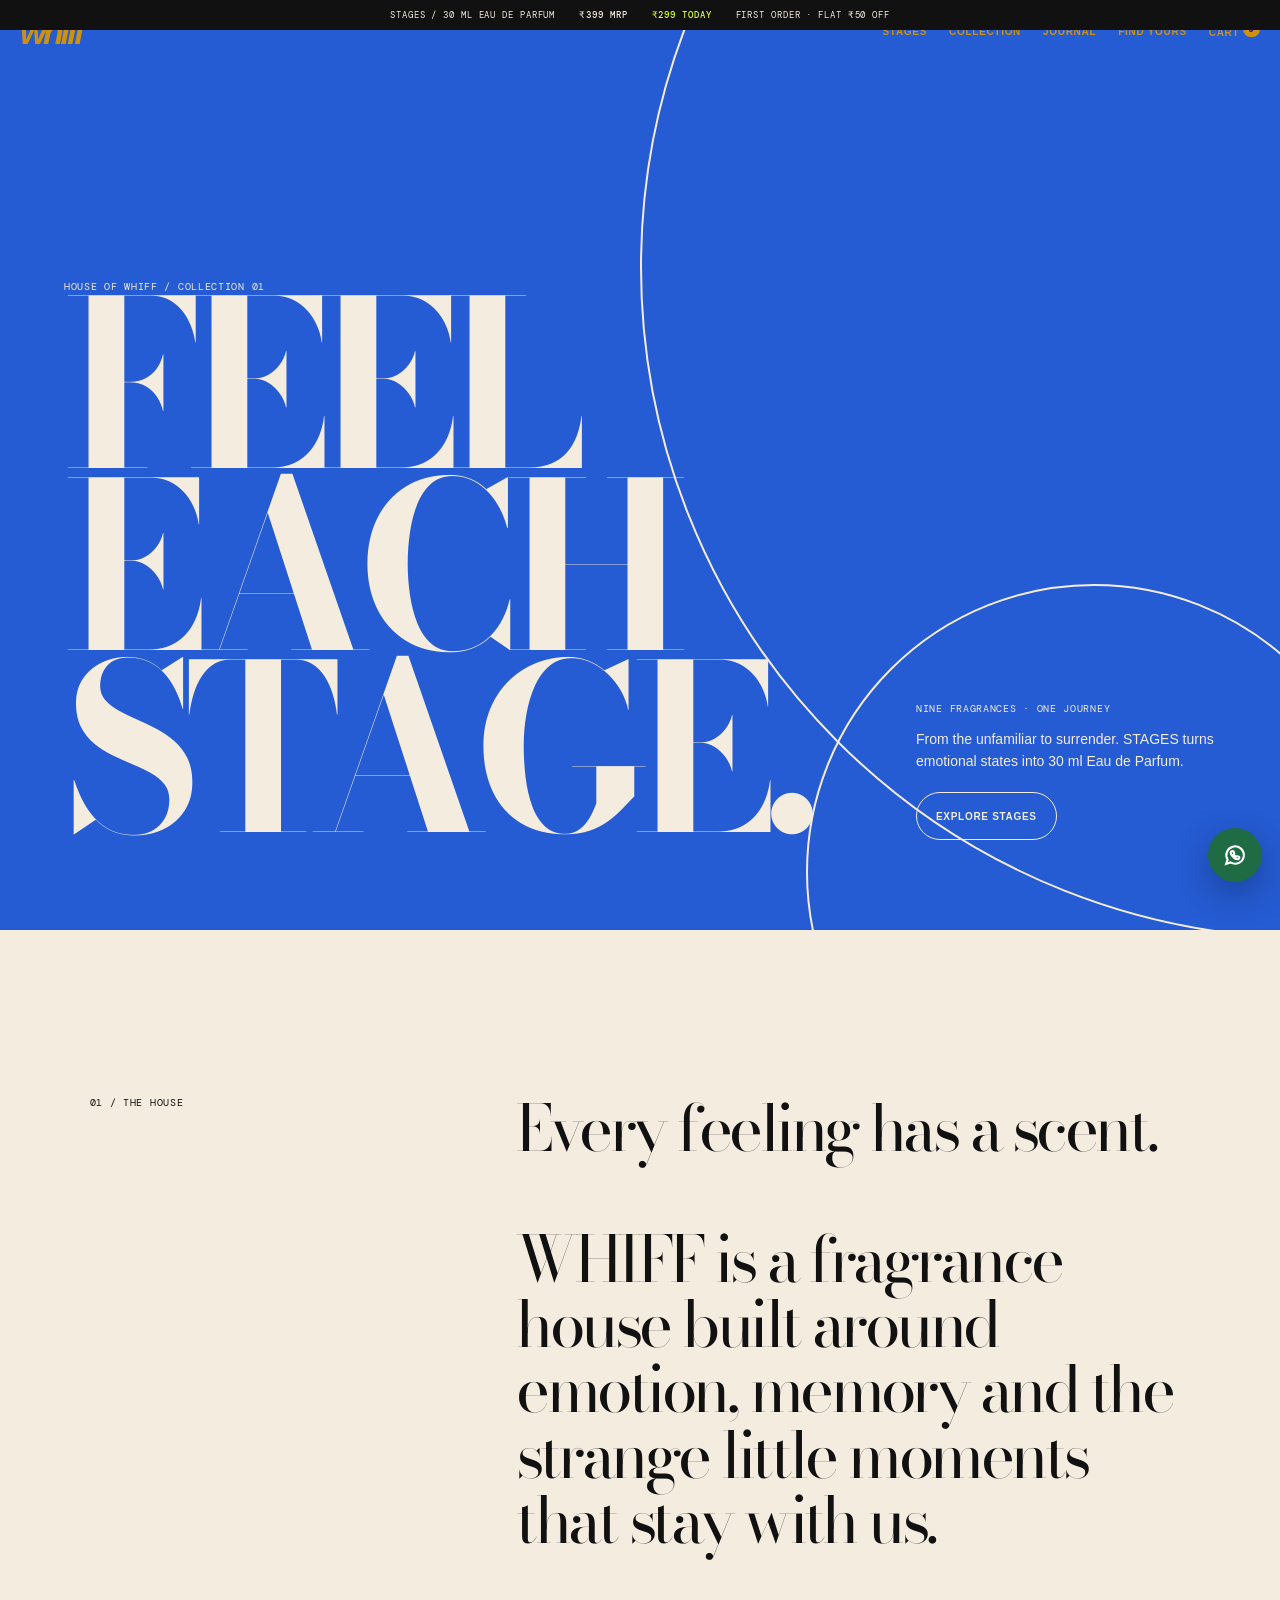
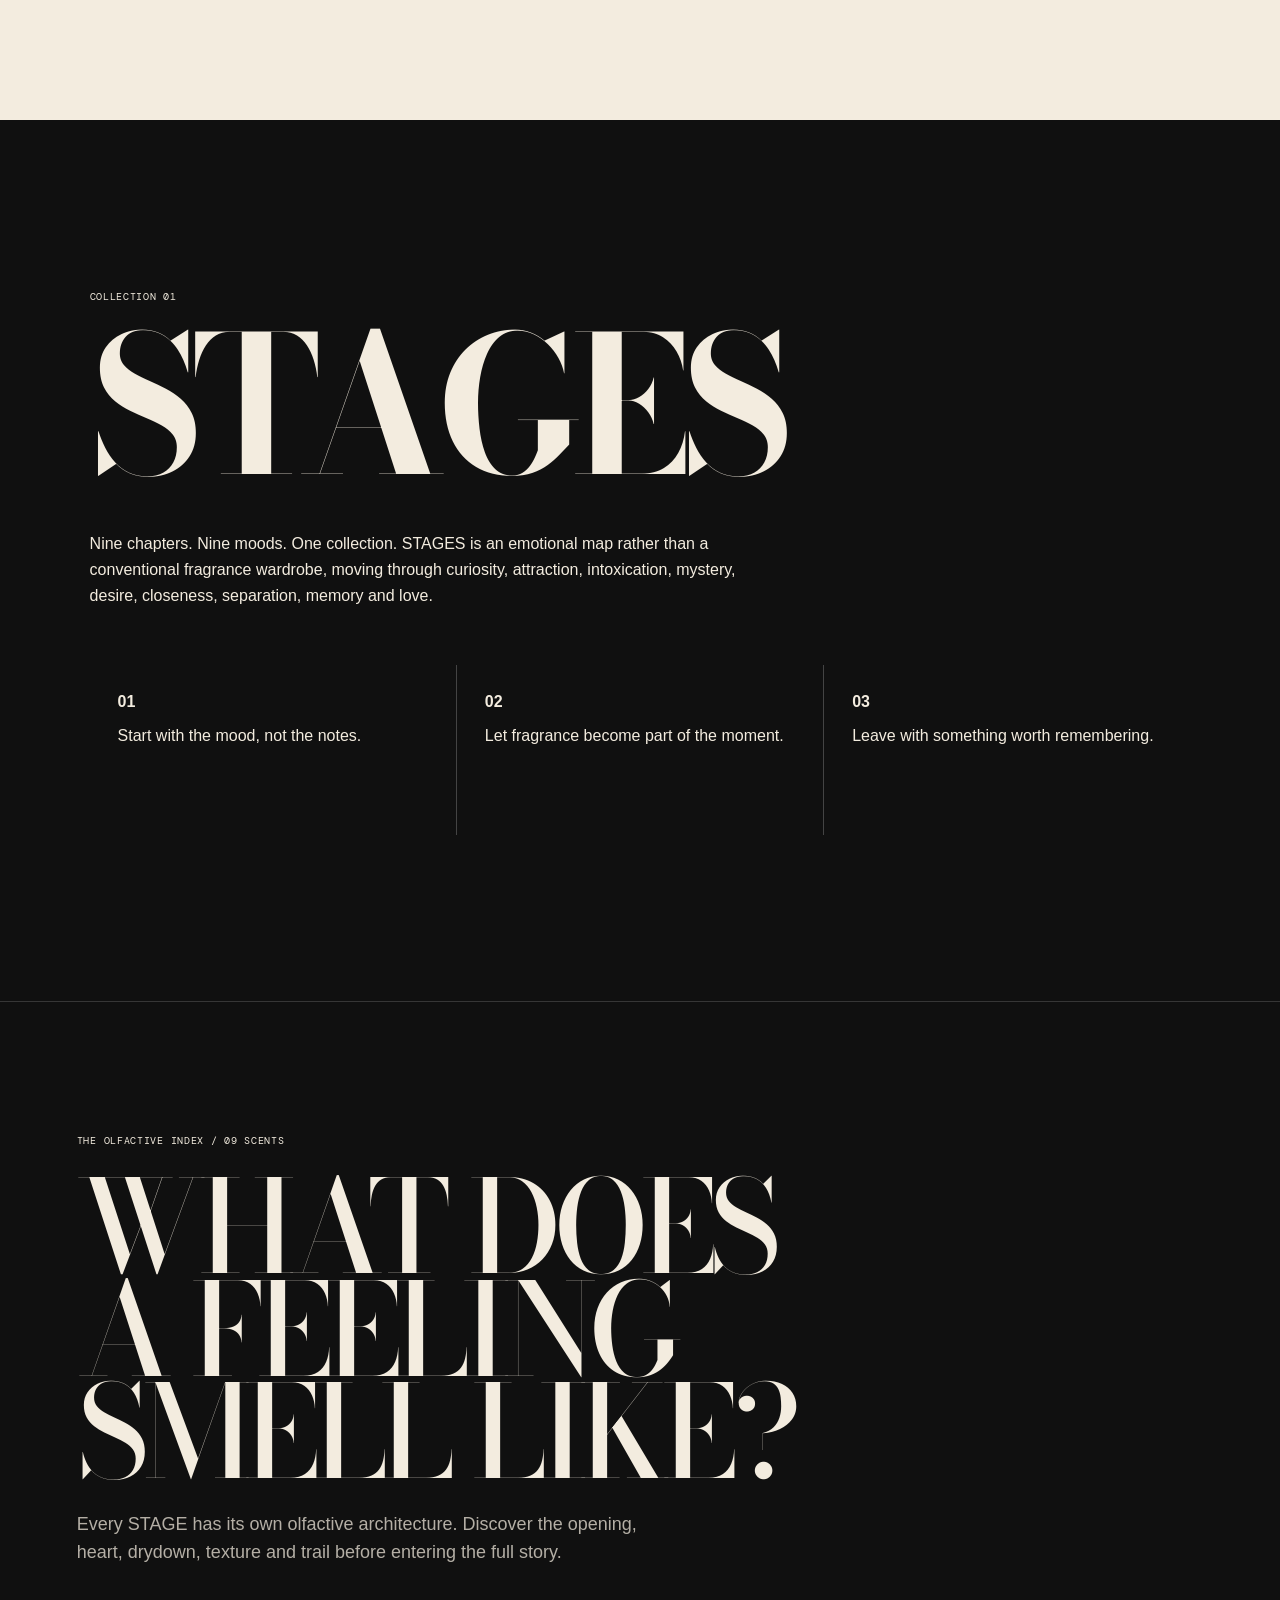
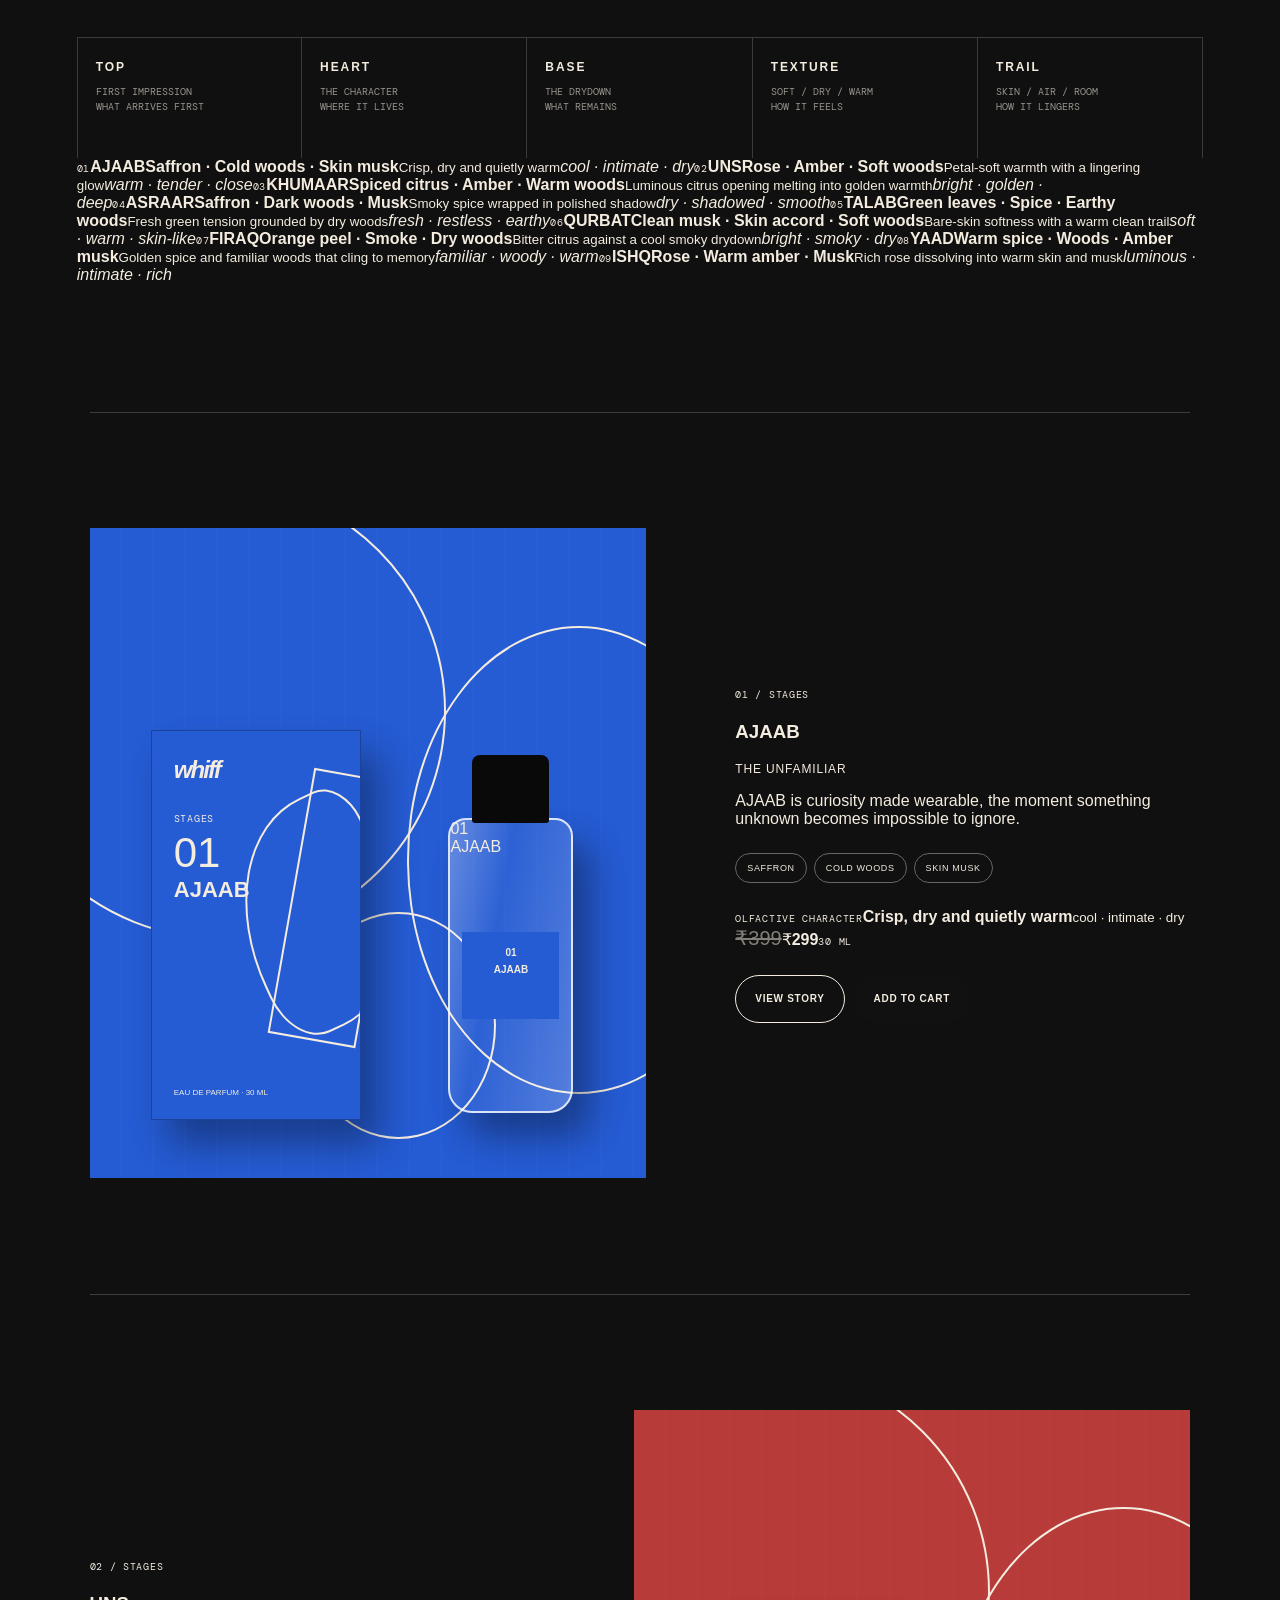
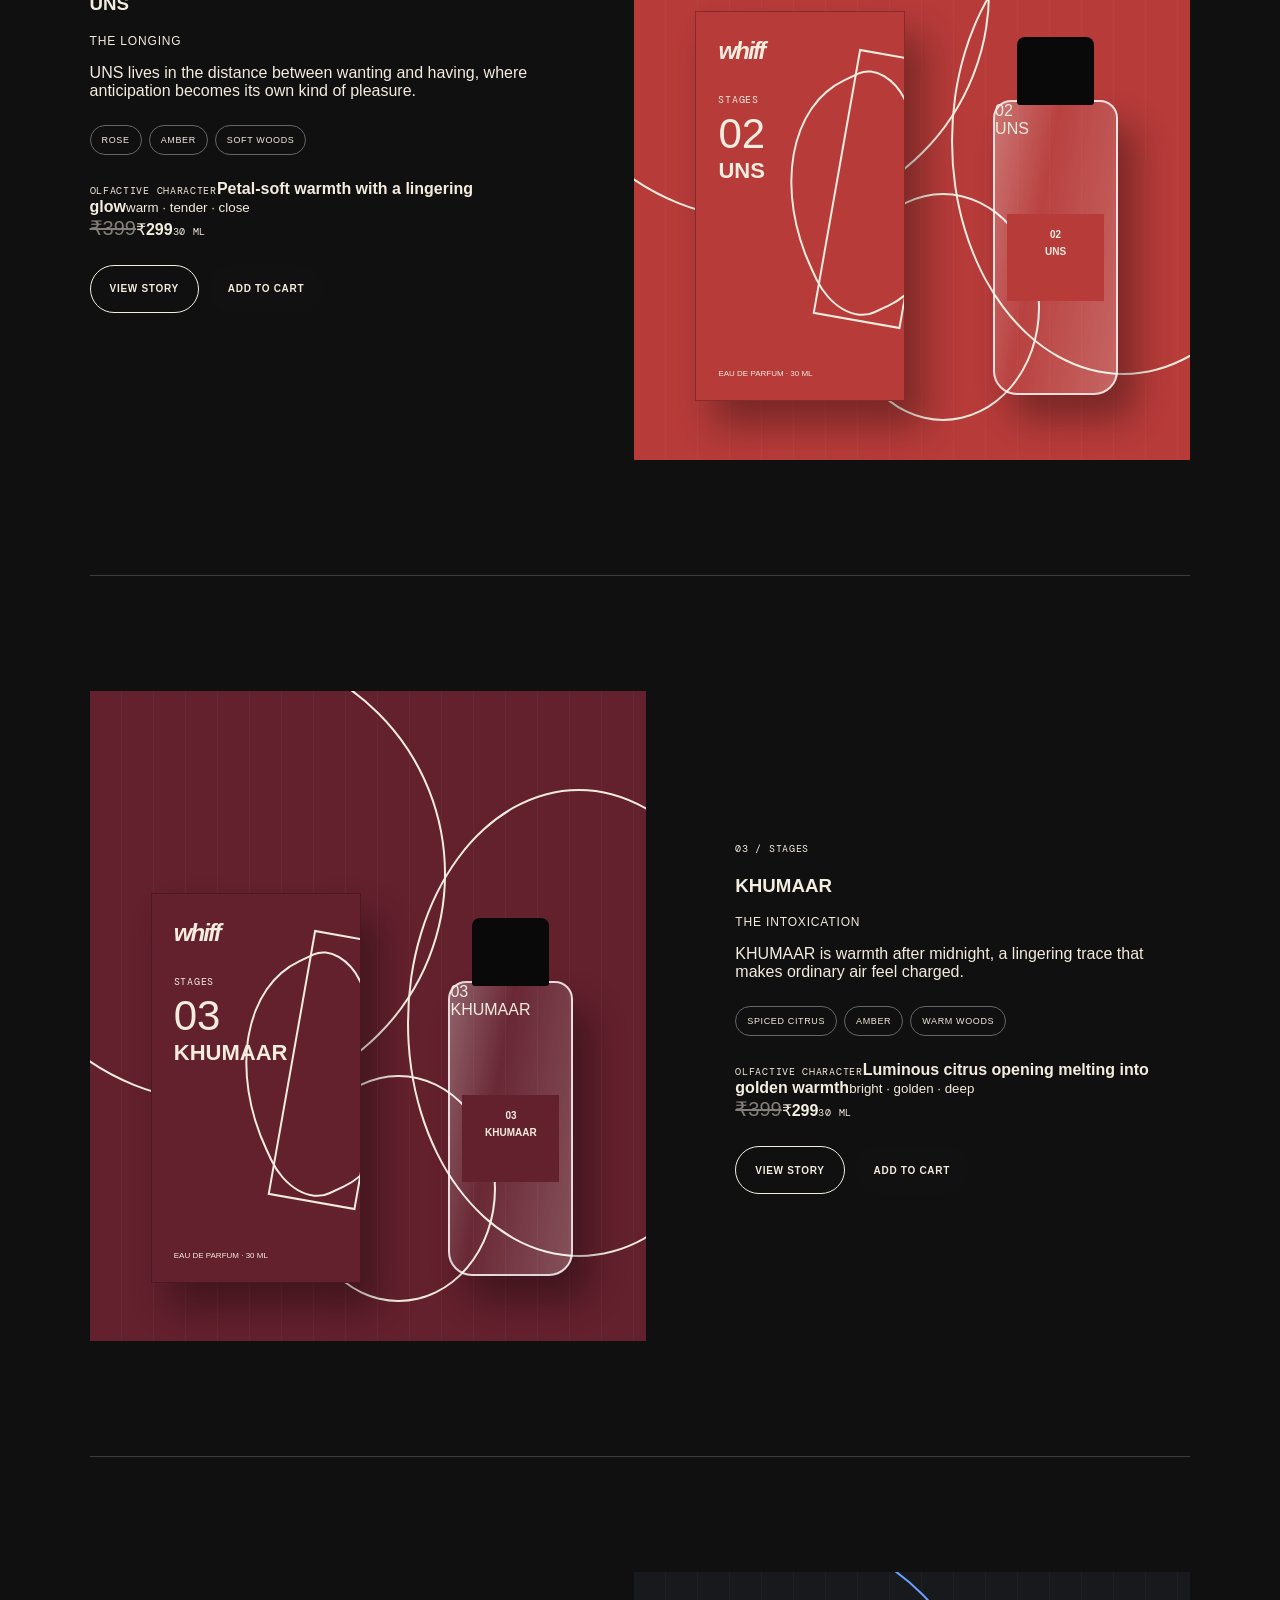
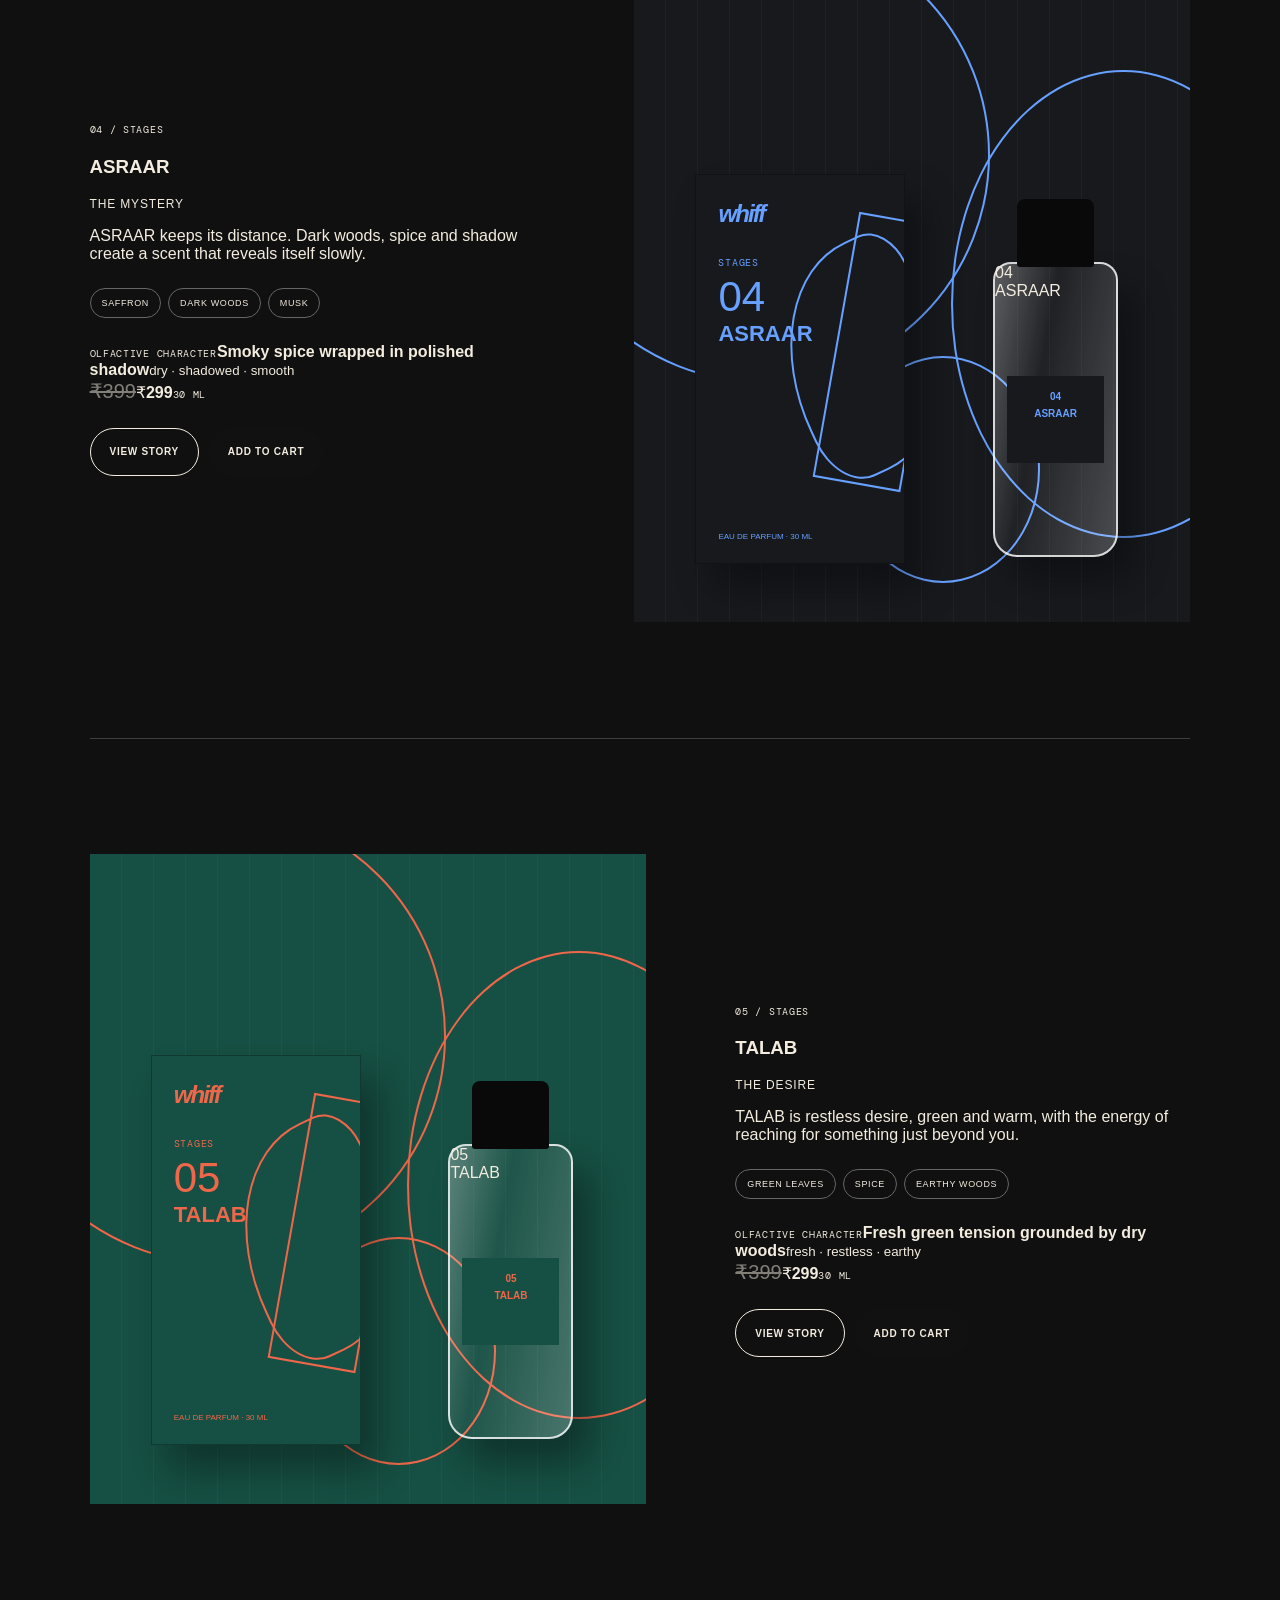
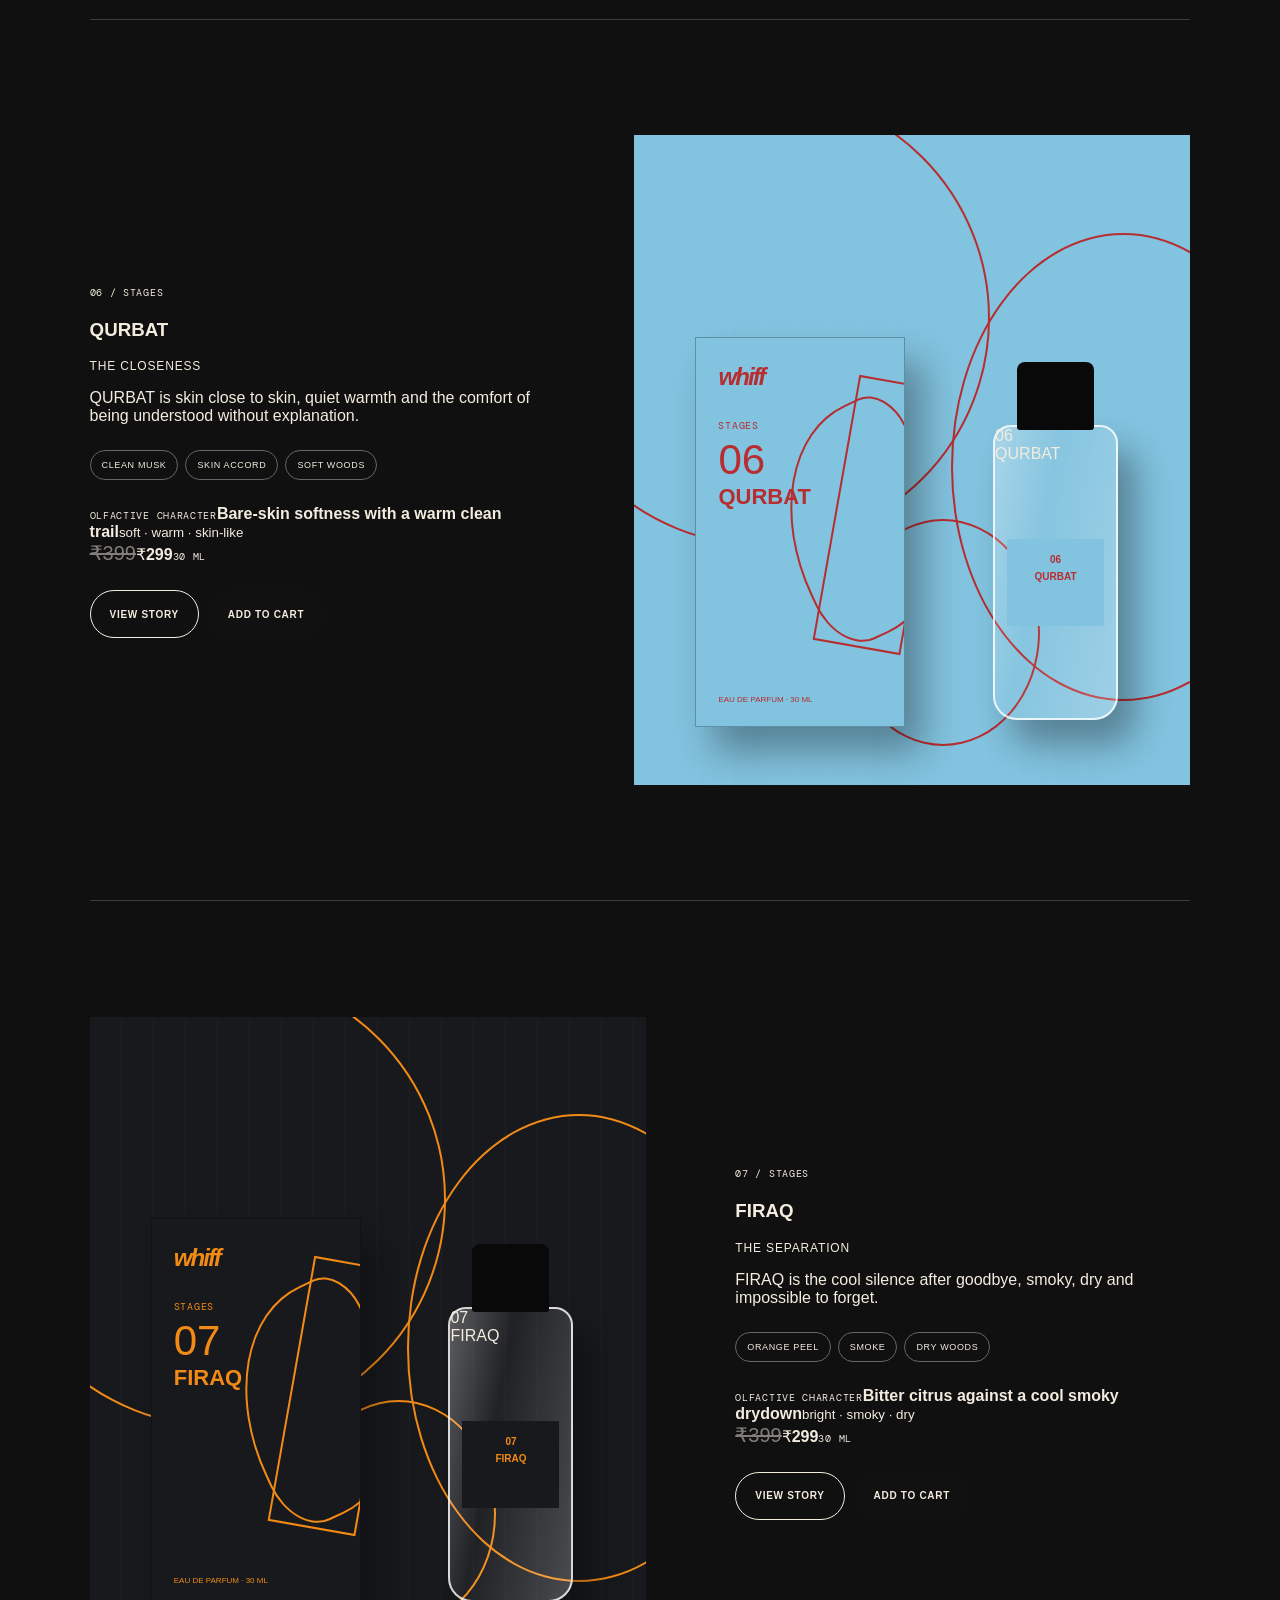
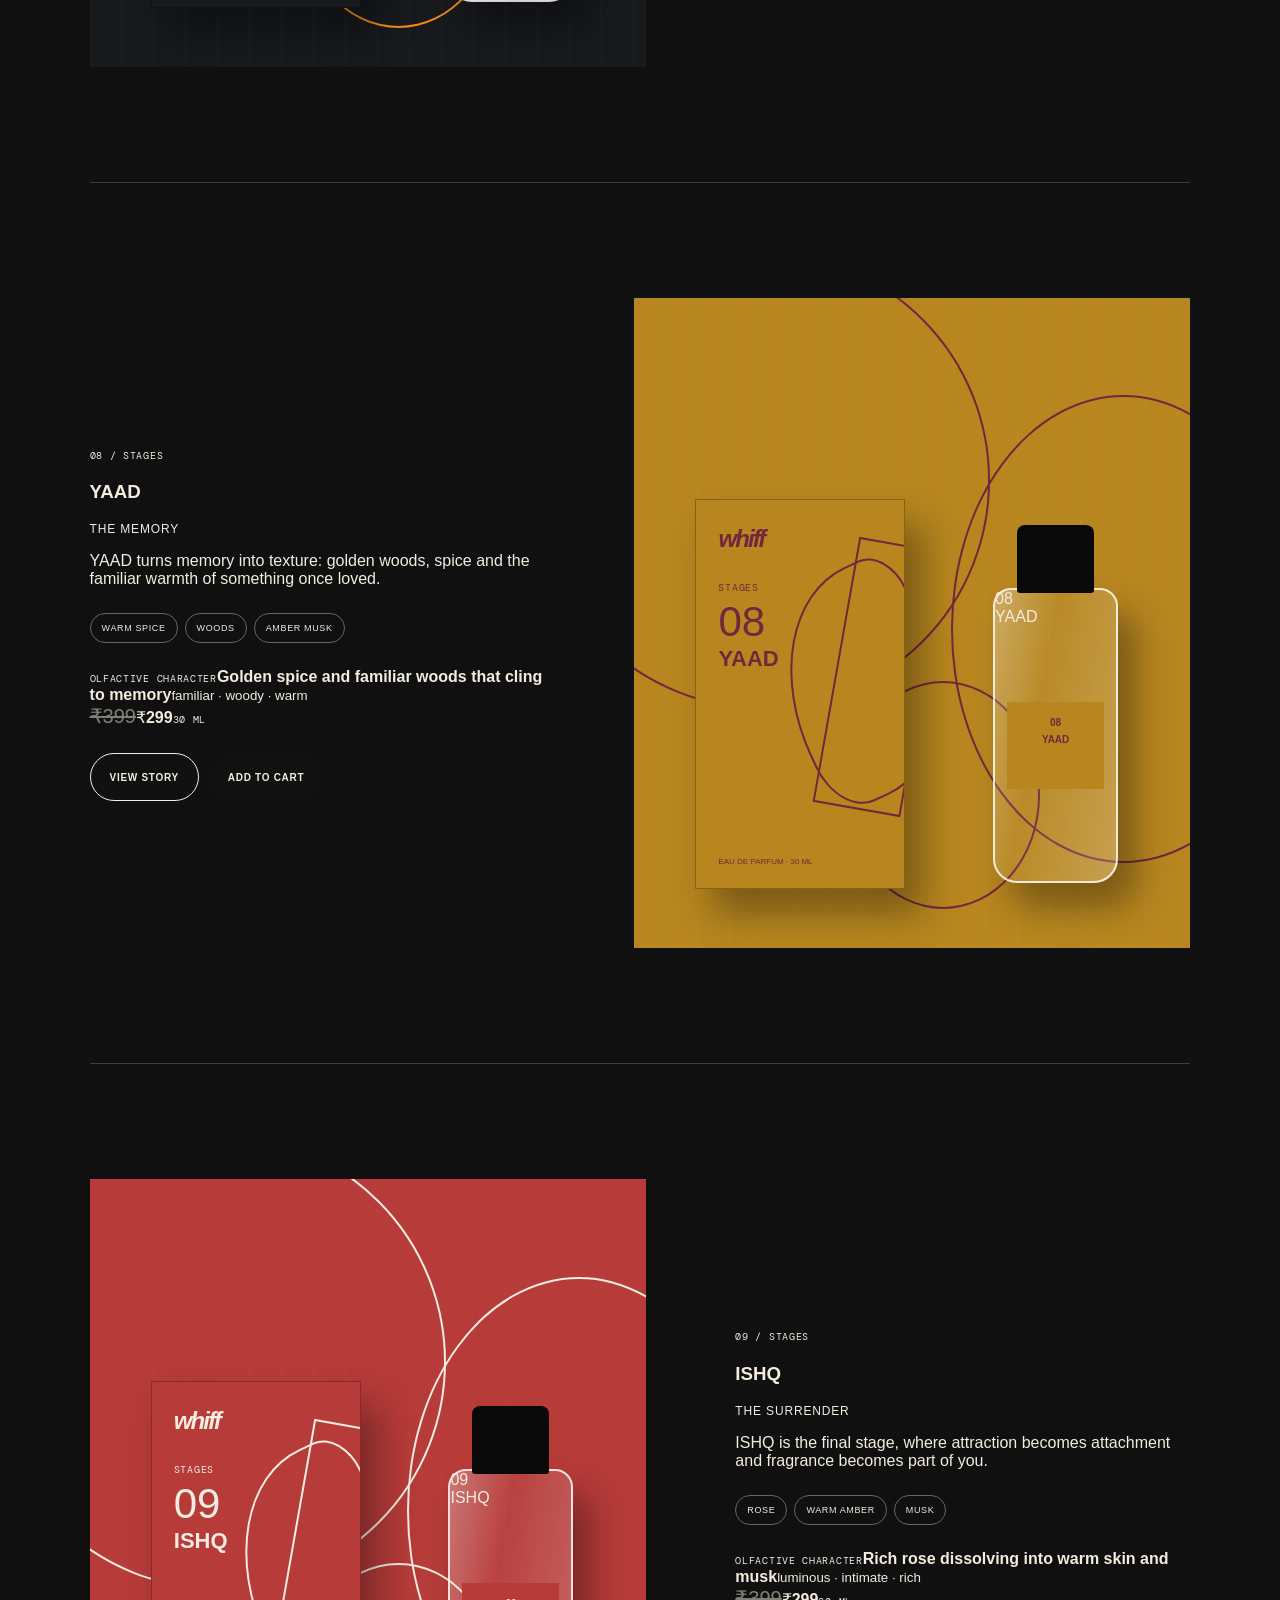
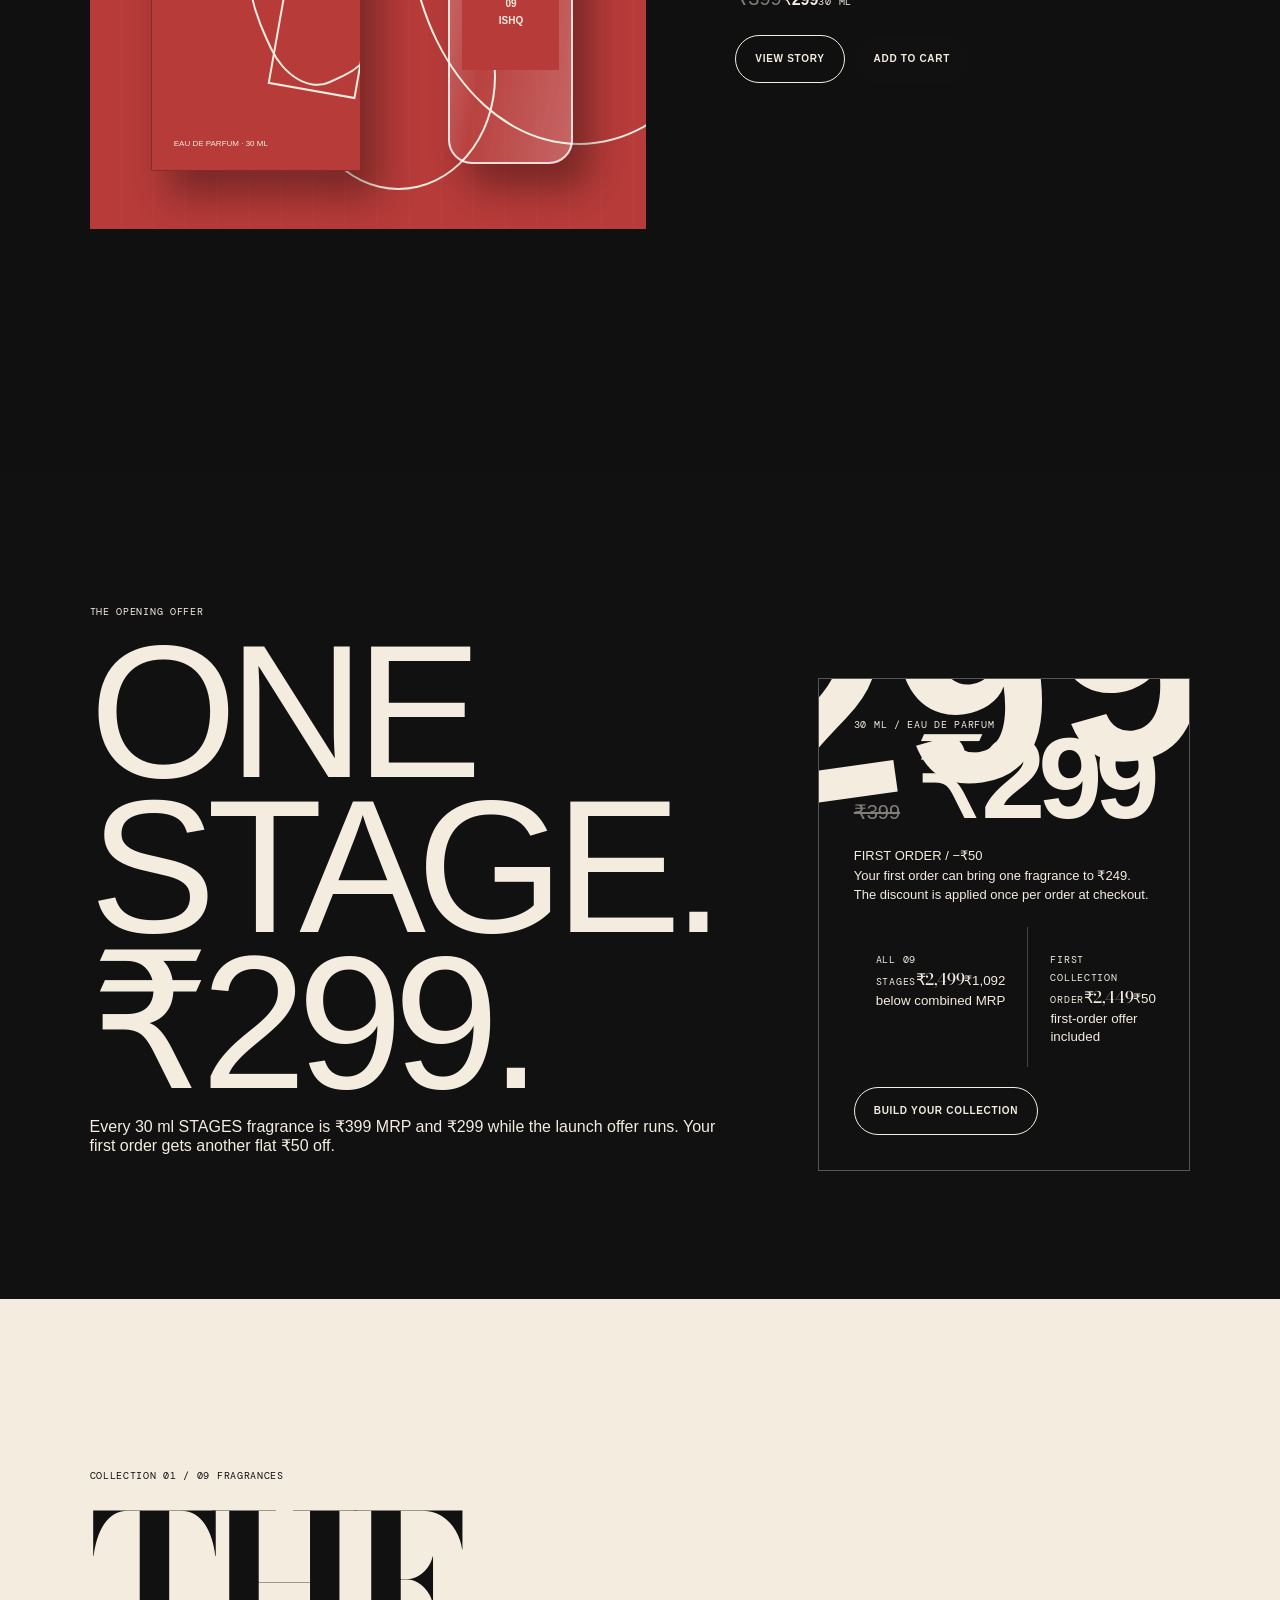
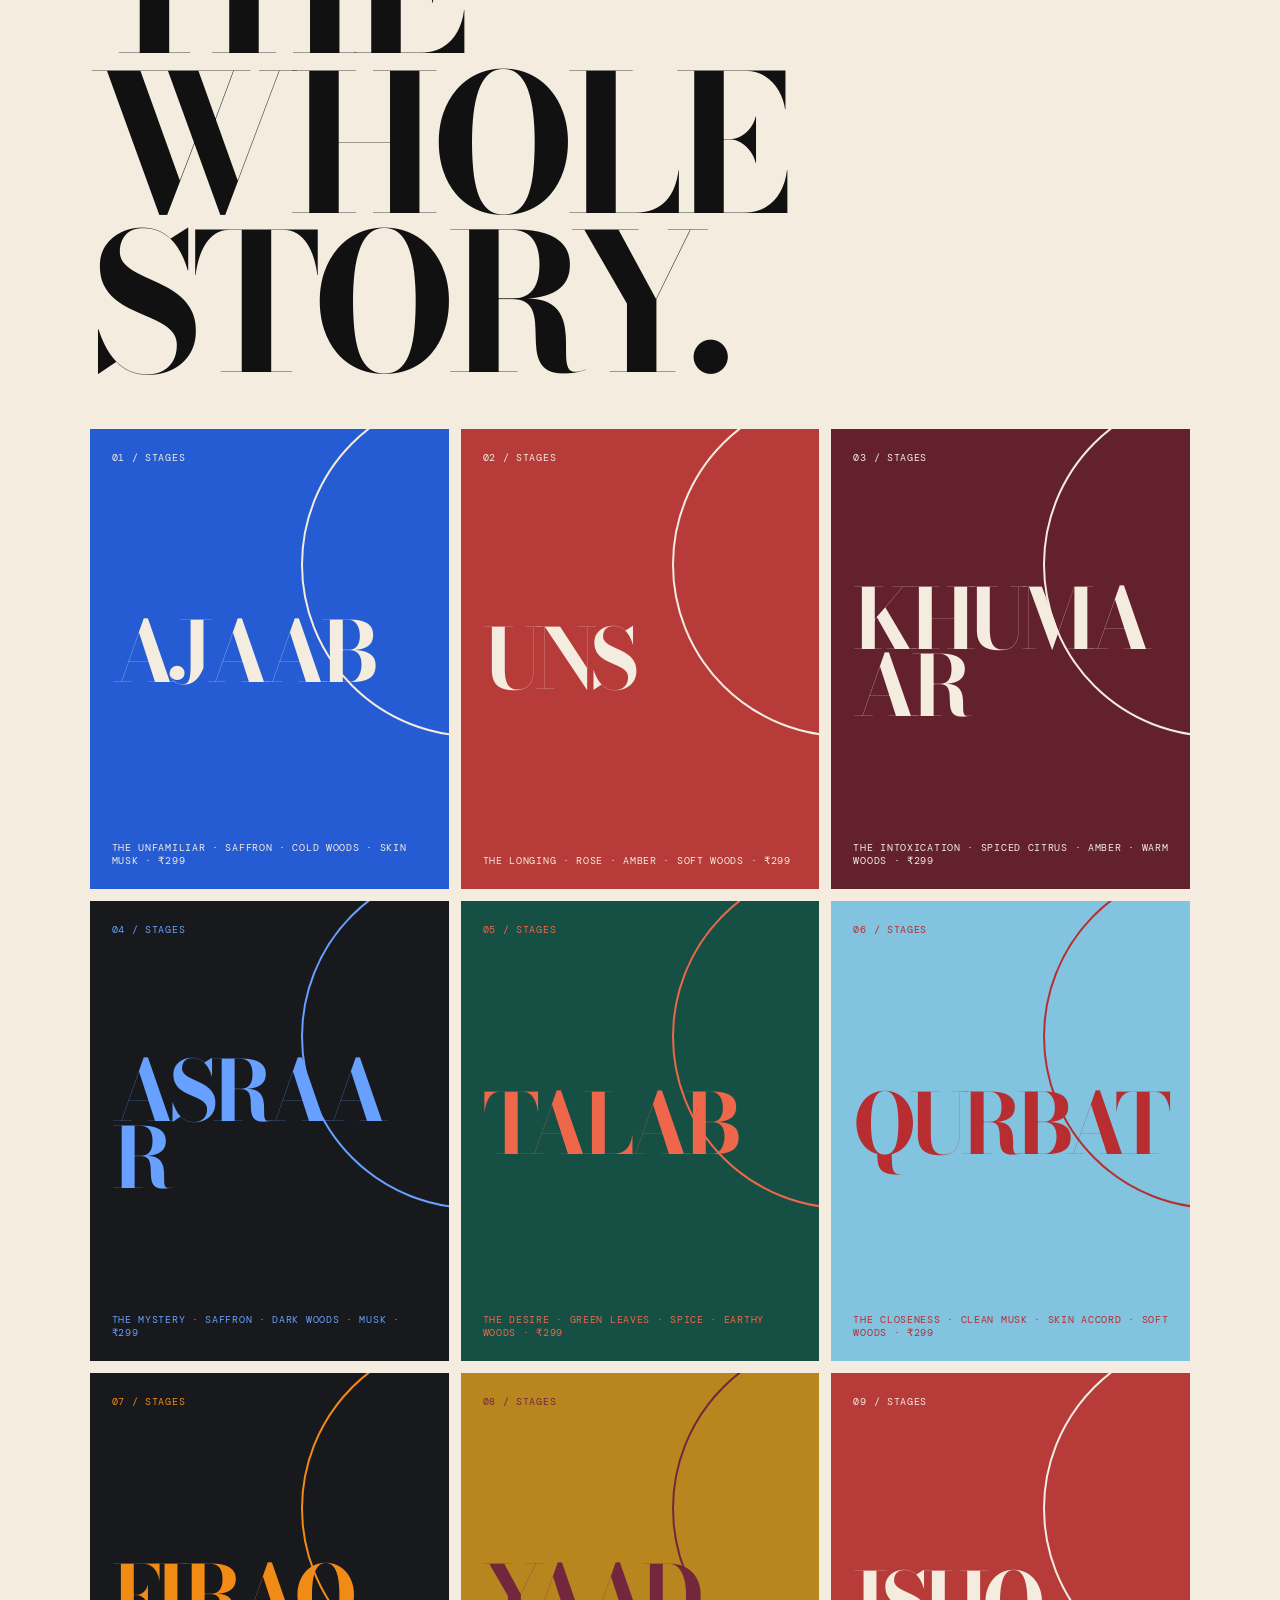
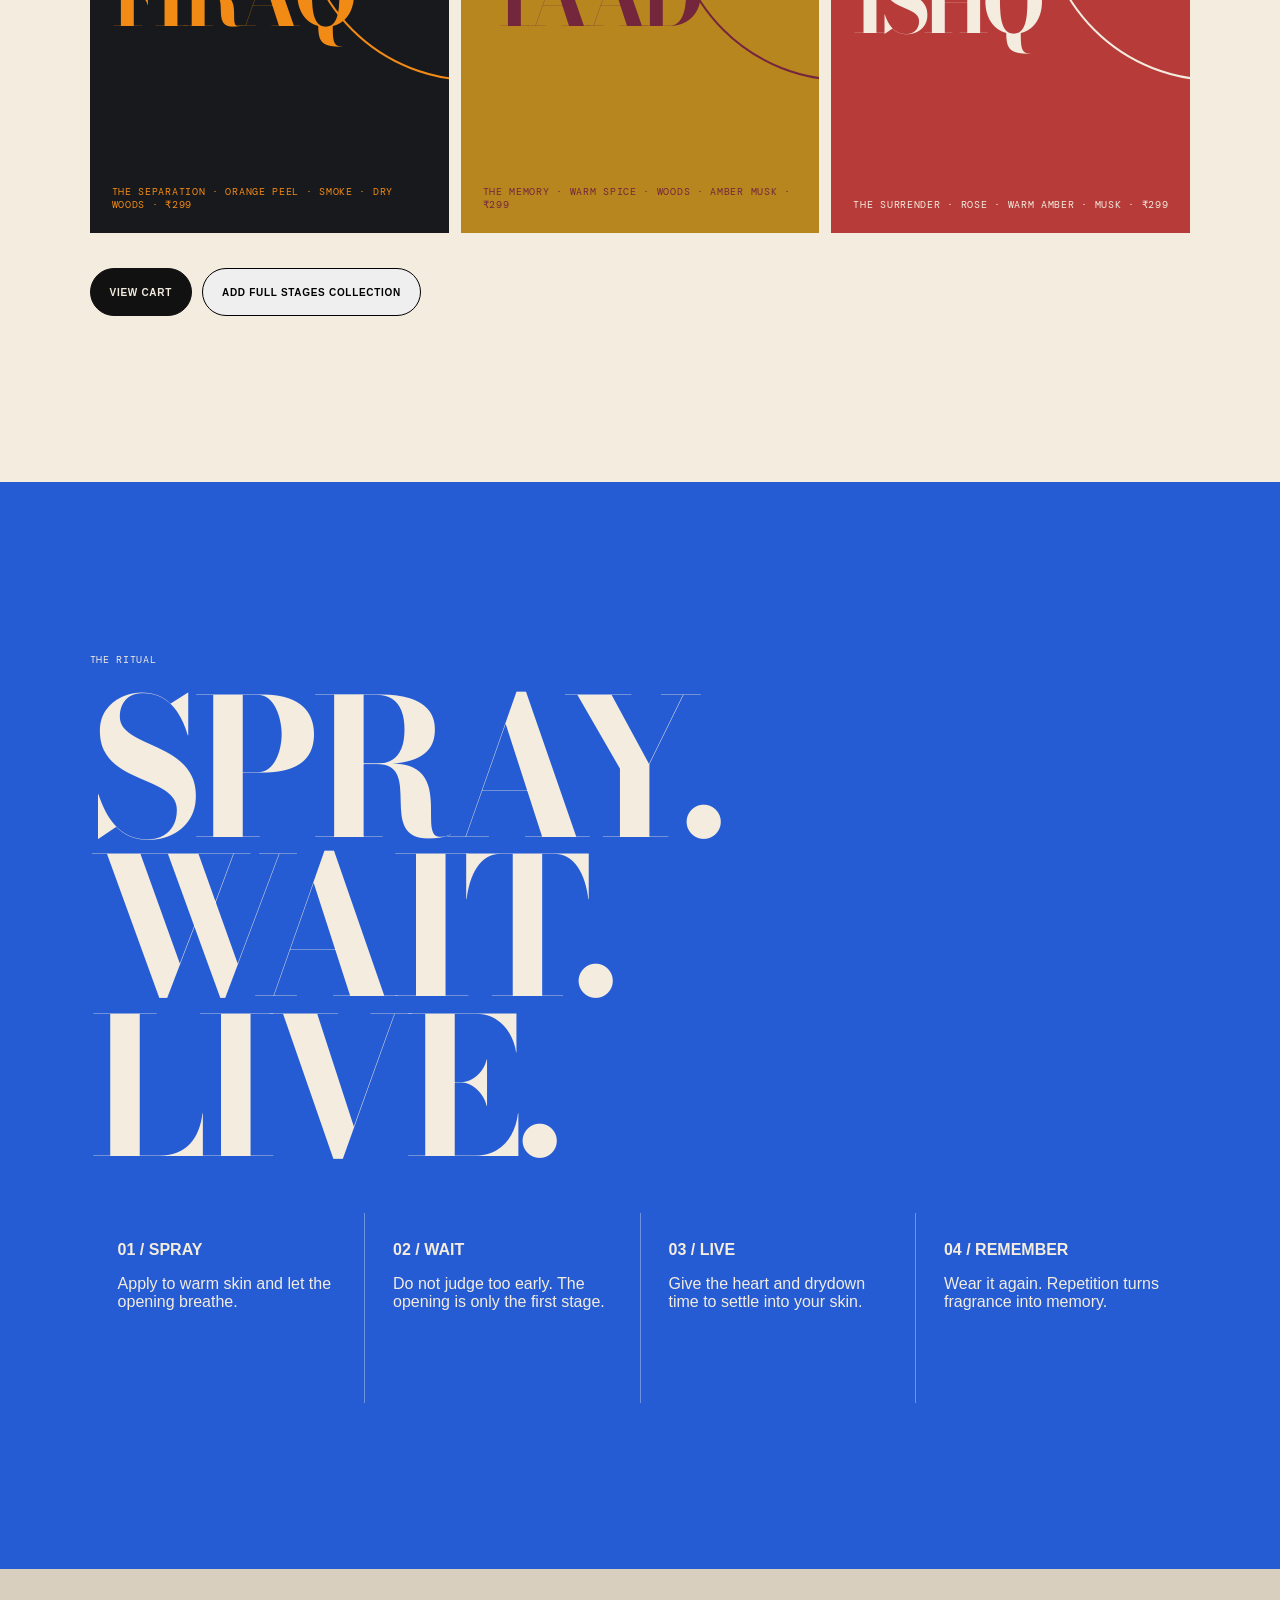
<file: index.html>
<!doctype html><html lang="en"><head><meta charset="utf-8"><meta name="viewport" content="width=device-width,initial-scale=1,viewport-fit=cover"><meta name="theme-color" content="#255bd3"><meta name="description" content="WHIFF House of Whiff. Collection 01: STAGES. Nine fragrances, nine states of feeling."><title>WHIFF | House of Whiff</title><link rel="preconnect" href="https://fonts.googleapis.com"><link rel="preconnect" href="https://fonts.gstatic.com" crossorigin><link href="https://fonts.googleapis.com/css2?family=Bodoni+Moda:opsz,wght@6..96,400;6..96,500;6..96,600;6..96,700&family=DM+Mono:wght@400;500&family=Satoshi:wght@300;400;500;600;700;800;900&display=swap" rel="stylesheet"><link rel="stylesheet" href="/styles.css"><link rel="stylesheet" href="/editorial.css"></head><body><div class="announcement"><span>STAGES / 30 ML EAU DE PARFUM</span><b>₹399 MRP</b><strong>₹299 TODAY</strong><span>FIRST ORDER · FLAT ₹50 OFF</span></div><nav class="nav"><a class="logo" href="#top">whiff</a><div class="navlinks"><a href="#stages">Stages</a><a href="#collection">Collection</a><a href="#journal">Journal</a><a href="#finder">Find yours</a><a href="/cart.html">Cart <sup data-cart-count>0</sup></a></div><button class="menu" aria-label="Open menu">☰</button></nav><div class="mobileNav"><a href="#stages">Stages</a><a href="#collection">Collection</a><a href="#journal">Journal</a><a href="#finder">Find yours</a><a href="#house">The house</a><a href="/cart.html">Cart <sup data-cart-count>0</sup></a></div><header class="hero" id="top"><div class="gridlines"></div><i class="orb orb1"></i><i class="orb orb2"></i><div><span class="mono">HOUSE OF WHIFF / COLLECTION 01</span><h1>FEEL<br>EACH<br>STAGE.</h1></div><div class="heroInfo"><div class="mono">NINE FRAGRANCES · ONE JOURNEY</div><p>From the unfamiliar to surrender. STAGES turns emotional states into 30 ml Eau de Parfum.</p><a class="btn" href="#stages">Explore STAGES</a></div></header><section class="section intro" id="house"><span class="mono">01 / THE HOUSE</span><div class="introText">Every feeling has a scent.<br><br>WHIFF is a fragrance house built around emotion, memory and the strange little moments that stay with us.</div></section><section class="section black manifesto"><span class="mono">COLLECTION 01</span><h2>STAGES</h2><div class="manifestoText">Nine chapters. Nine moods. One collection. STAGES is an emotional map rather than a conventional fragrance wardrobe, moving through curiosity, attraction, intoxication, mystery, desire, closeness, separation, memory and love.</div><div class="manifestoGrid"><article><b>01</b><p>Start with the mood, not the notes.</p></article><article><b>02</b><p>Let fragrance become part of the moment.</p></article><article><b>03</b><p>Leave with something worth remembering.</p></article></div></section><section class="black olfactiveOverview"><div class="sectionHead"><span class="mono">THE OLFACTIVE INDEX / 09 SCENTS</span><h2>WHAT DOES<br>A FEELING<br>SMELL LIKE?</h2><p>Every STAGE has its own olfactive architecture. Discover the opening, heart, drydown, texture and trail before entering the full story.</p></div><div class="olfactiveRail"><div><b>TOP</b><span>FIRST IMPRESSION<br>WHAT ARRIVES FIRST</span></div><div><b>HEART</b><span>THE CHARACTER<br>WHERE IT LIVES</span></div><div><b>BASE</b><span>THE DRYDOWN<br>WHAT REMAINS</span></div><div><b>TEXTURE</b><span>SOFT / DRY / WARM<br>HOW IT FEELS</span></div><div><b>TRAIL</b><span>SKIN / AIR / ROOM<br>HOW IT LINGERS</span></div></div><div id="olfactiveGrid" class="olfactiveGrid"></div></section><section class="stages black" id="stages"><div id="stageList"></div></section><section class="priceSection" id="price"><div><span class="mono">THE OPENING OFFER</span><h2>ONE<br>STAGE.<br>₹299.</h2><p>Every 30 ml STAGES fragrance is ₹399 MRP and ₹299 while the launch offer runs. Your first order gets another flat ₹50 off.</p></div><div class="priceCard"><span class="mono">30 ML / EAU DE PARFUM</span><div class="priceRow"><span class="mrp">₹399</span><span class="priceNow">₹299</span></div><p class="offerLine">FIRST ORDER / −₹50<br>Your first order can bring one fragrance to ₹249. The discount is applied once per order at checkout.</p><div class="collectionOffer"><div><span class="mono">ALL 09 STAGES</span><strong>₹2,499</strong><small>₹1,092 below combined MRP</small></div><div><span class="mono">FIRST COLLECTION ORDER</span><strong>₹2,449</strong><small>₹50 first-order offer included</small></div></div><a class="btn" href="#collection" style="margin-top:20px">Build your collection</a></div></section><section class="collection" id="collection"><span class="mono">COLLECTION 01 / 09 FRAGRANCES</span><h2>THE<br>WHOLE<br>STORY.</h2><div class="tiles" id="tiles"></div><div style="margin-top:35px;display:flex;gap:10px;flex-wrap:wrap"><a class="btn fill" href="/cart.html">View cart</a><button class="btn" onclick="addAllToCart()">Add full STAGES collection</button></div></section><section class="ritual"><span class="mono">THE RITUAL</span><h2>SPRAY.<br>WAIT.<br>LIVE.</h2><div class="ritualGrid"><article><b>01 / SPRAY</b><p>Apply to warm skin and let the opening breathe.</p></article><article><b>02 / WAIT</b><p>Do not judge too early. The opening is only the first stage.</p></article><article><b>03 / LIVE</b><p>Give the heart and drydown time to settle into your skin.</p></article><article><b>04 / REMEMBER</b><p>Wear it again. Repetition turns fragrance into memory.</p></article></div></section><section class="journal" id="journal"><span class="mono">THE WHIFF JOURNAL</span><div class="journalGrid"><article class="journalCard"><span class="mono">ESSAY / 01</span><h3>WHY DO SOME SCENTS FEEL LIKE PEOPLE?</h3><p>Memory turns fragrance into something intensely personal.</p><a class="stageLink" href="/stages/08.html">Read through YAAD →</a></article><article class="journalCard"><span class="mono">ESSAY / 02</span><h3>THE ART OF THE DRYDOWN.</h3><p>A fragrance changes from air to skin to memory.</p><a class="stageLink" href="/stages/04.html">Explore ASRAAR →</a></article><article class="journalCard"><span class="mono">ESSAY / 03</span><h3>THERE IS NO CORRECT STAGE.</h3><p>Your stage can change with you.</p><a class="stageLink" href="#finder">Find yours →</a></article></div></section><section class="black finder" id="finder"><span class="mono">FIND YOUR STAGE</span><h2>WHAT ARE<br>YOU FEELING?</h2><div class="choices" id="choices"></div><div class="answer" id="answer"><span class="mono">Choose a feeling above.</span></div></section><section class="faq"><span class="mono">THE HOUSE / FAQ</span><h2>QUESTIONS<br>WORTH ASKING.</h2><details><summary>Why is the collection called STAGES?</summary><p>Because feelings move. Each fragrance captures a point in that movement.</p></details><details><summary>Are the fragrances gendered?</summary><p>No. STAGES is organised around emotion rather than gender.</p></details><details><summary>Why 30 ml?</summary><p>A smaller format is easy to carry, easy to live with and keeps a collection playful.</p></details><details><summary>What do the notes mean?</summary><p>TOP describes the first impression, HEART the central character and BASE the drydown. Texture, temperature, projection and trail describe how the scent feels and behaves on skin.</p></details><details><summary>Are these the actual ingredients?</summary><p>No. Fragrance notes are an olfactive description and are not a substitute for the final INCI declaration. The actual ingredient list will be published separately once the final formula and compliance documentation are available.</p></details><details><summary>How does the ₹50 first order offer work?</summary><p>Every STAGES fragrance is ₹299 during the launch offer. On your first order, a flat ₹50 is deducted once at checkout.</p></details><details><summary>What is the full collection price?</summary><p>All nine STAGES fragrances are ₹2,499 together. That is ₹1,092 below the combined ₹3,591 MRP. First-time customers can bring the collection to ₹2,449.</p></details><details><summary>How do I order?</summary><p>Add your stages to cart, enter your details and send the prepared order to WHIFF on WhatsApp. No payment is taken before the order is confirmed.</p></details></section><footer class="footer"><div class="big">whiff</div><div class="footrow"><span>House of Whiff</span><span>Collection 01 / STAGES</span><span>India / Eau de parfum / 30 ml</span><a href="/cart.html">Cart · <span data-cart-count>0</span></a></div></footer><script src="/shop.js"></script><script>const stages=[['AJAAB','THE UNFAMILIAR','The first feeling before you can name it.','AJAAB is curiosity made wearable, the moment something unknown becomes impossible to ignore.',['SAFFRON','COLD WOODS','SKIN MUSK'],'#255bd3','#f3ecdf'],['UNS','THE LONGING','The pull towards someone or something.','UNS lives in the distance between wanting and having, where anticipation becomes its own kind of pleasure.',['ROSE','AMBER','SOFT WOODS'],'#b63b39','#f3ecdf'],['KHUMAAR','THE INTOXICATION','The feeling that stays after the moment is gone.','KHUMAAR is warmth after midnight, a lingering trace that makes ordinary air feel charged.',['SPICED CITRUS','AMBER','WARM WOODS'],'#63202d','#f3ecdf'],['ASRAAR','THE MYSTERY','Not everything beautiful asks to be understood.','ASRAAR keeps its distance. Dark woods, spice and shadow create a scent that reveals itself slowly.',['SAFFRON','DARK WOODS','MUSK'],'#17191d','#67a0ff'],['TALAB','THE DESIRE','Wanting becomes its own atmosphere.','TALAB is restless desire, green and warm, with the energy of reaching for something just beyond you.',['GREEN LEAVES','SPICE','EARTHY WOODS'],'#164f43','#ef674a'],['QURBAT','THE CLOSENESS','Some distances disappear without a word.','QURBAT is skin close to skin, quiet warmth and the comfort of being understood without explanation.',['CLEAN MUSK','SKIN ACCORD','SOFT WOODS'],'#82c3df','#b72d30'],['FIRAQ','THE SEPARATION','What remains when someone leaves.','FIRAQ is the cool silence after goodbye, smoky, dry and impossible to forget.',['ORANGE PEEL','SMOKE','DRY WOODS'],'#17191d','#f28a16'],['YAAD','THE MEMORY','A place can return through a single breath.','YAAD turns memory into texture: golden woods, spice and the familiar warmth of something once loved.',['WARM SPICE','WOODS','AMBER MUSK'],'#b7861f','#74263d'],['ISHQ','THE SURRENDER','At the end, you stop resisting the feeling.','ISHQ is the final stage, where attraction becomes attachment and fragrance becomes part of you.',['ROSE','WARM AMBER','MUSK'],'#b63b39','#f3ecdf']];const olfactive=[['AJAAB','Saffron · Cold woods · Skin musk','Crisp, dry and quietly warm','cool · intimate · dry'],['UNS','Rose · Amber · Soft woods','Petal-soft warmth with a lingering glow','warm · tender · close'],['KHUMAAR','Spiced citrus · Amber · Warm woods','Luminous citrus opening melting into golden warmth','bright · golden · deep'],['ASRAAR','Saffron · Dark woods · Musk','Smoky spice wrapped in polished shadow','dry · shadowed · smooth'],['TALAB','Green leaves · Spice · Earthy woods','Fresh green tension grounded by dry woods','fresh · restless · earthy'],['QURBAT','Clean musk · Skin accord · Soft woods','Bare-skin softness with a warm clean trail','soft · warm · skin-like'],['FIRAQ','Orange peel · Smoke · Dry woods','Bitter citrus against a cool smoky drydown','bright · smoky · dry'],['YAAD','Warm spice · Woods · Amber musk','Golden spice and familiar woods that cling to memory','familiar · woody · warm'],['ISHQ','Rose · Warm amber · Musk','Rich rose dissolving into warm skin and musk','luminous · intimate · rich']];const list=document.getElementById('stageList'),tiles=document.getElementById('tiles'),choices=document.getElementById('choices');stages.forEach((s,i)=>{const n=String(i+1).padStart(2,'0'),o=olfactive[i];list.insertAdjacentHTML('beforeend',`<article class="stage"><div class="visual" style="--c:${s[5]};--fg:${s[6]};--label:${s[5]};--n:'${n}';--name:'${s[0]}'"><i class="geo g1"></i><i class="geo g2"></i><i class="geo g3"></i><div class="pack"><div class="packArt"></div><div class="packTop"><div class="packLogo">whiff</div><div class="packStage mono">STAGES</div><div class="packNum">${n}</div><div class="packName">${s[0]}</div></div><div class="packBottom">eau de parfum · 30 ml</div></div><div class="bottle"><div class="label">${n}<br>${s[0]}</div></div></div><div class="copy"><span class="num mono">${n} / STAGES</span><h3>${s[0]}</h3><div class="meaning">${s[1]}</div><p>${s[3]}</p><div class="notes">${s[4].map(x=>`<span class="pill">${x}</span>`).join('')}</div><div class="miniOlfactive"><span class="mono">OLFACTIVE CHARACTER</span><b>${o[2]}</b><small>${o[3]}</small></div><div class="stagePrice"><span class="mrp">₹399</span><b>₹299</b><span class="mono">30 ML</span></div><div class="stageActions"><a class="btn" href="/stages/${n}.html">View story</a><button class="btn fill" onclick="addToCart('${n}')">Add to cart</button></div></div></article>`);tiles.insertAdjacentHTML('beforeend',`<a class="tile" style="--c:${s[5]};--fg:${s[6]}" href="/stages/${n}.html"><span class="mono">${n} / STAGES</span><h3>${s[0]}</h3><span class="mono">${s[1]} · ${o[1]} · ₹299</span></a>`);choices.insertAdjacentHTML('beforeend',`<button class="choice" data-stage="${n}">${s[1]}</button>`)});const og=document.getElementById('olfactiveGrid');if(og)og.innerHTML=olfactive.map((o,i)=>`<a href="/stages/${String(i+1).padStart(2,'0')}.html" class="olfactiveItem"><span class="mono">${String(i+1).padStart(2,'0')}</span><strong>${o[0]}</strong><b>${o[1]}</b><small>${o[2]}</small><em>${o[3]}</em></a>`).join('');const answer=document.getElementById('answer');document.querySelectorAll('.choice').forEach(b=>b.addEventListener('click',()=>{document.querySelectorAll('.choice').forEach(x=>x.classList.remove('active'));b.classList.add('active');const s=stages[Number(b.dataset.stage)-1];answer.innerHTML=`<a href="/stages/${b.dataset.stage}.html">${s[0]}<br><span class="mono">${s[1]} · ${s[4].join(' · ')}</span></a>`}));function addAllToCart(){localStorage.setItem('whiff-cart',JSON.stringify(WHIFF.stages.map(s=>({id:s[0],qty:1}))));renderCartCount();toast('All nine stages added');window.location.href='/cart.html'}document.querySelector('.menu').addEventListener('click',()=>document.querySelector('.mobileNav').classList.toggle('open'));document.querySelectorAll('.mobileNav a').forEach(a=>a.addEventListener('click',()=>document.querySelector('.mobileNav').classList.remove('open')));</script></body></html>
</file>
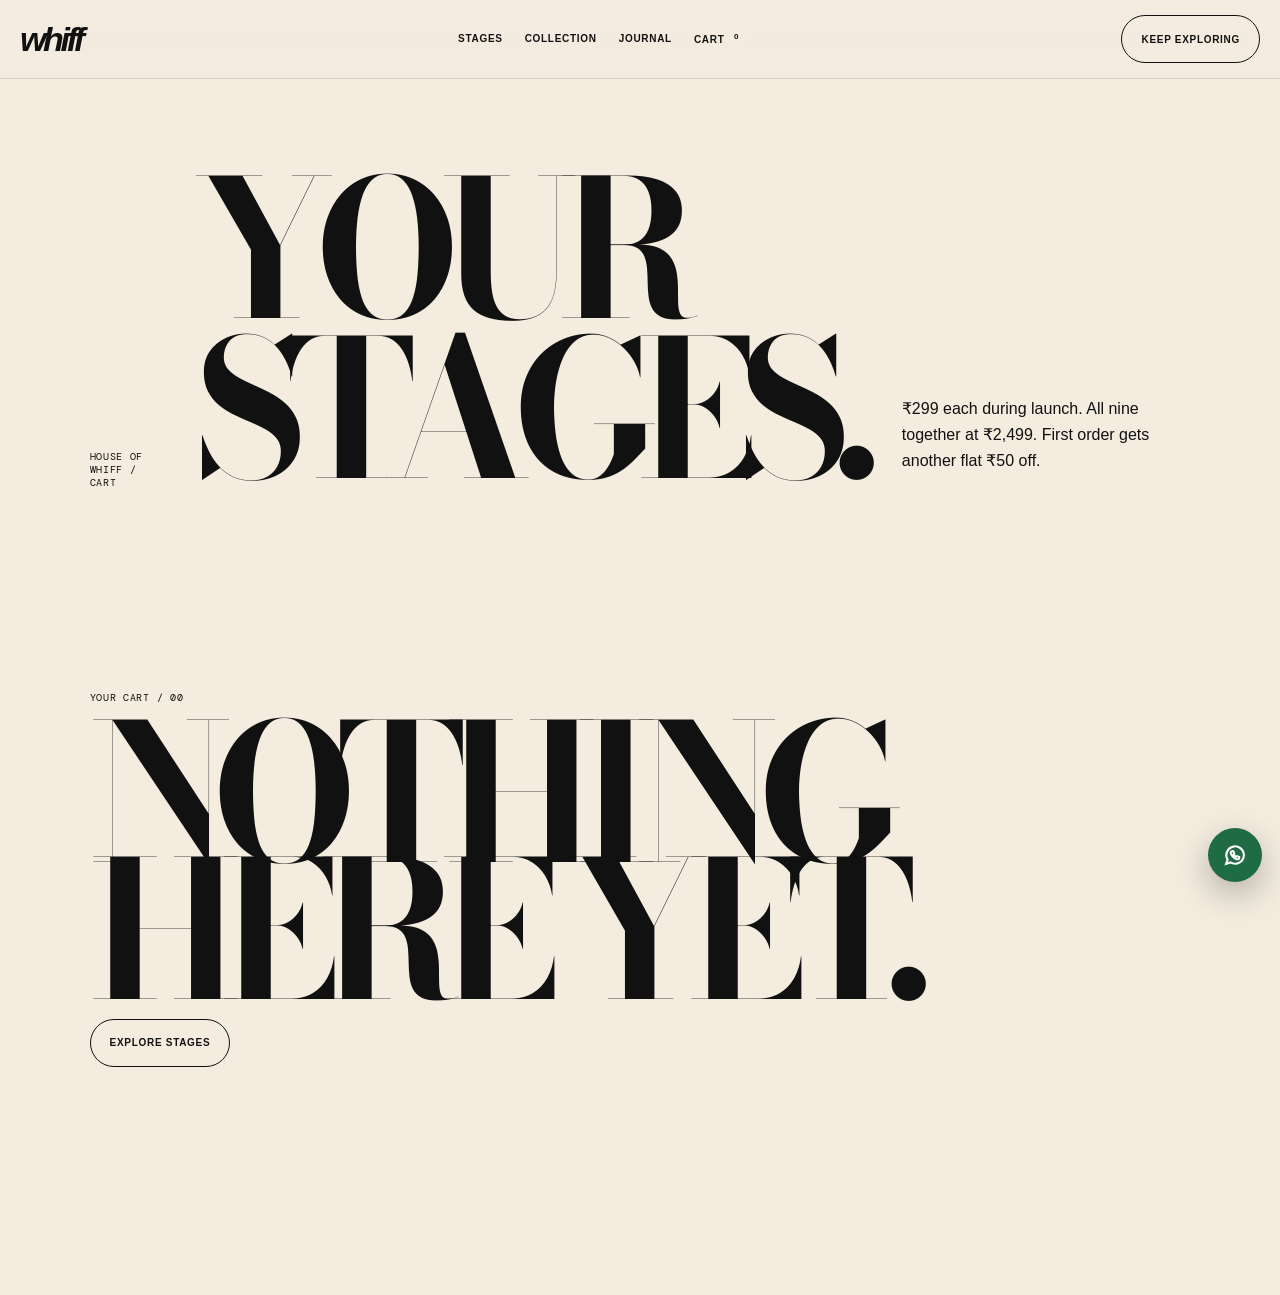
<file: cart.html>
<!doctype html><html lang="en"><head><meta charset="utf-8"><meta name="viewport" content="width=device-width,initial-scale=1"><title>Your Cart | WHIFF</title><link rel="stylesheet" href="/styles.css"><link rel="stylesheet" href="/editorial.css"><link rel="preconnect" href="https://fonts.googleapis.com"><link href="https://fonts.googleapis.com/css2?family=DM+Mono:wght@400;500&family=Inter:wght@400;500;600;700;800;900&display=swap" rel="stylesheet"></head><body class="shopPage"><nav class="nav darkNav"><a class="logo" href="/">whiff</a><div class="navlinks"><a href="/#stages">Stages</a><a href="/#collection">Collection</a><a href="/#journal">Journal</a><a href="/cart.html">Cart <sup data-cart-count>0</sup></a></div><a class="btn" href="/#collection">Keep exploring</a></nav><main class="shopMain"><div class="shopHead"><span class="mono">HOUSE OF WHIFF / CART</span><h1>YOUR<br>STAGES.</h1><p>₹299 each during launch. All nine together at ₹2,499. First order gets another flat ₹50 off.</p></div><section data-cart></section></main><script src="/shop.js"></script></body></html>
</file>
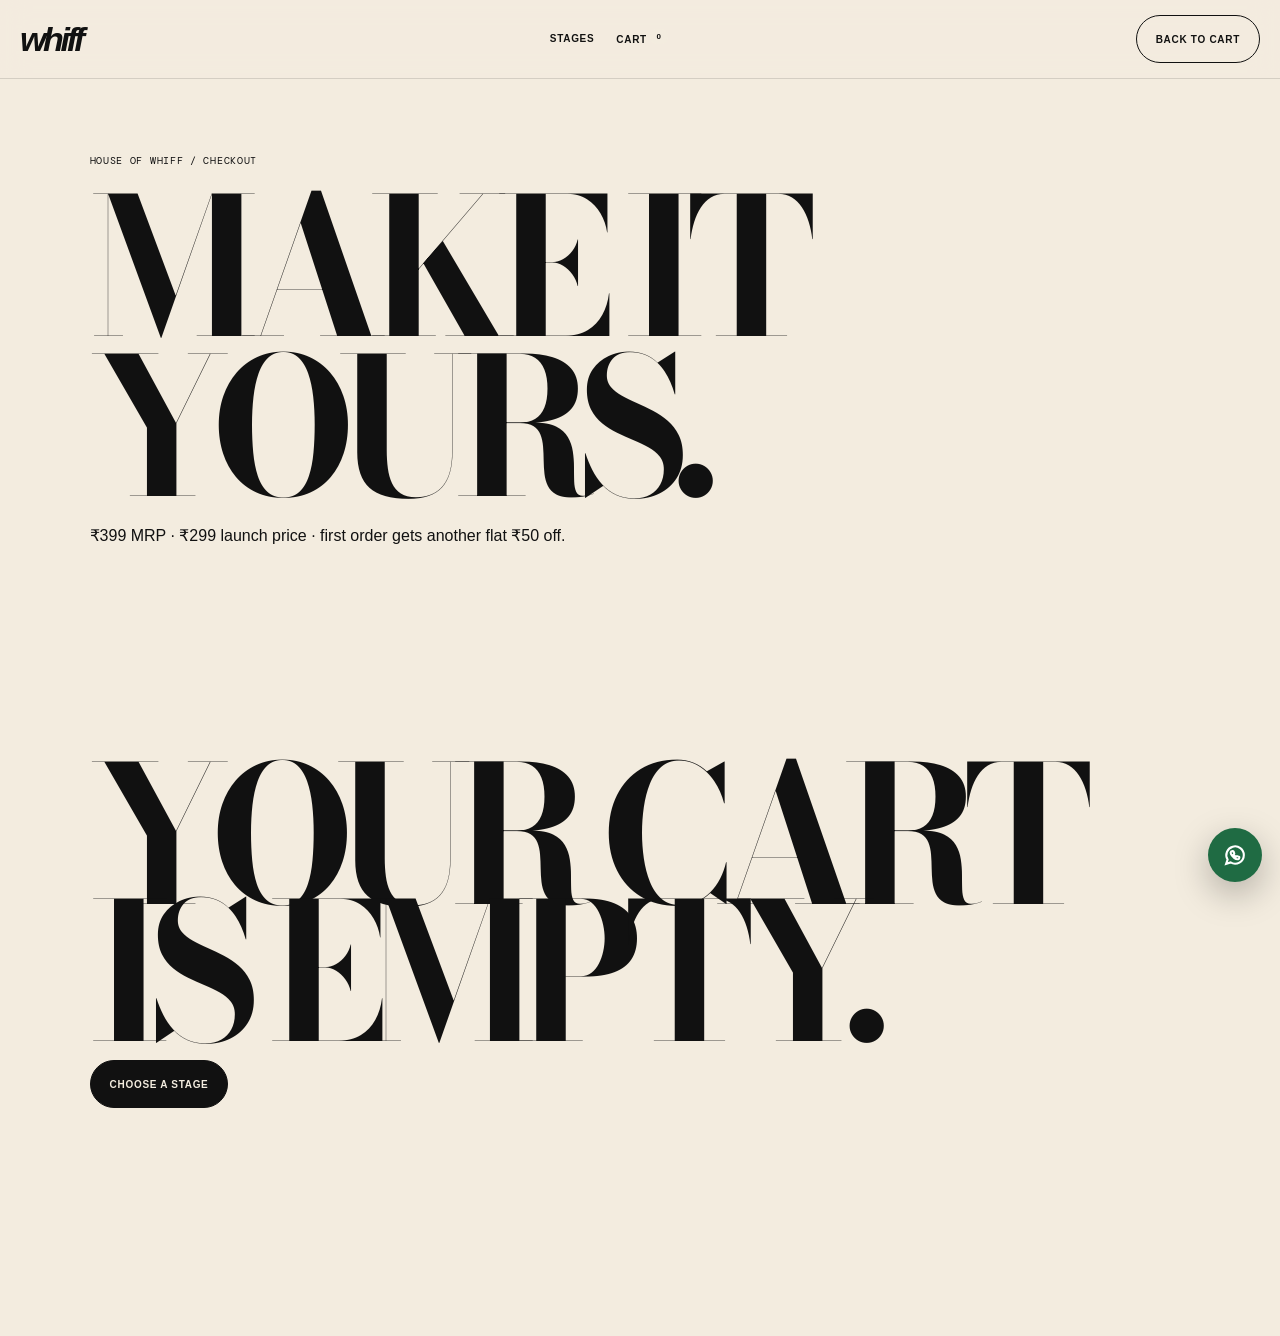
<file: checkout.html>
<!doctype html><html lang="en"><head><meta charset="utf-8"><meta name="viewport" content="width=device-width,initial-scale=1"><title>Checkout | WHIFF</title><link rel="stylesheet" href="/styles.css"><link rel="stylesheet" href="/editorial.css"><link rel="preconnect" href="https://fonts.googleapis.com"><link href="https://fonts.googleapis.com/css2?family=DM+Mono:wght@400;500&family=Inter:wght@400;500;600;700;800;900&display=swap" rel="stylesheet"></head><body class="shopPage"><nav class="nav darkNav"><a class="logo" href="/">whiff</a><div class="navlinks"><a href="/#stages">Stages</a><a href="/cart.html">Cart <sup data-cart-count>0</sup></a></div><a class="btn" href="/cart.html">Back to cart</a></nav><main class="shopMain"><div class="shopHead compact"><span class="mono">HOUSE OF WHIFF / CHECKOUT</span><h1>MAKE IT<br>YOURS.</h1><p>₹399 MRP · ₹299 launch price · first order gets another flat ₹50 off.</p></div><section data-checkout></section></main><script src="/shop.js"></script></body></html>
</file>
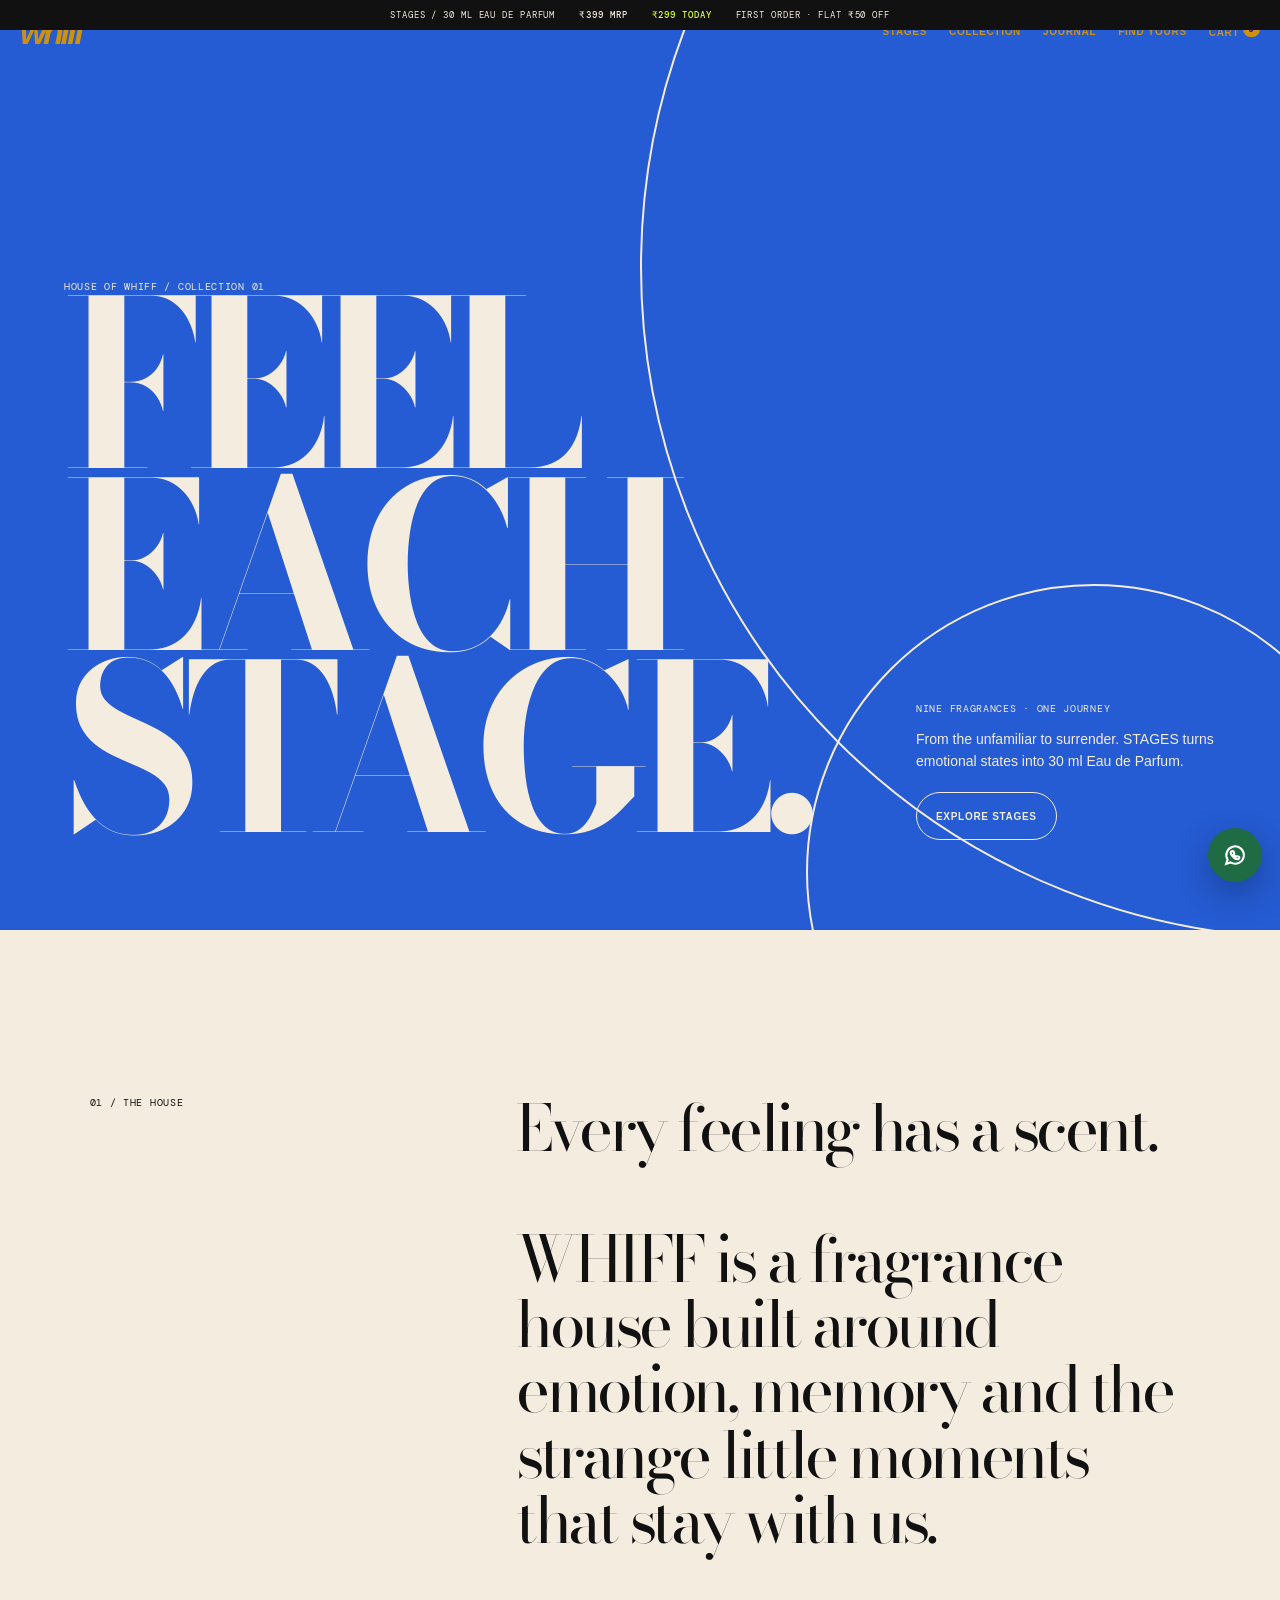
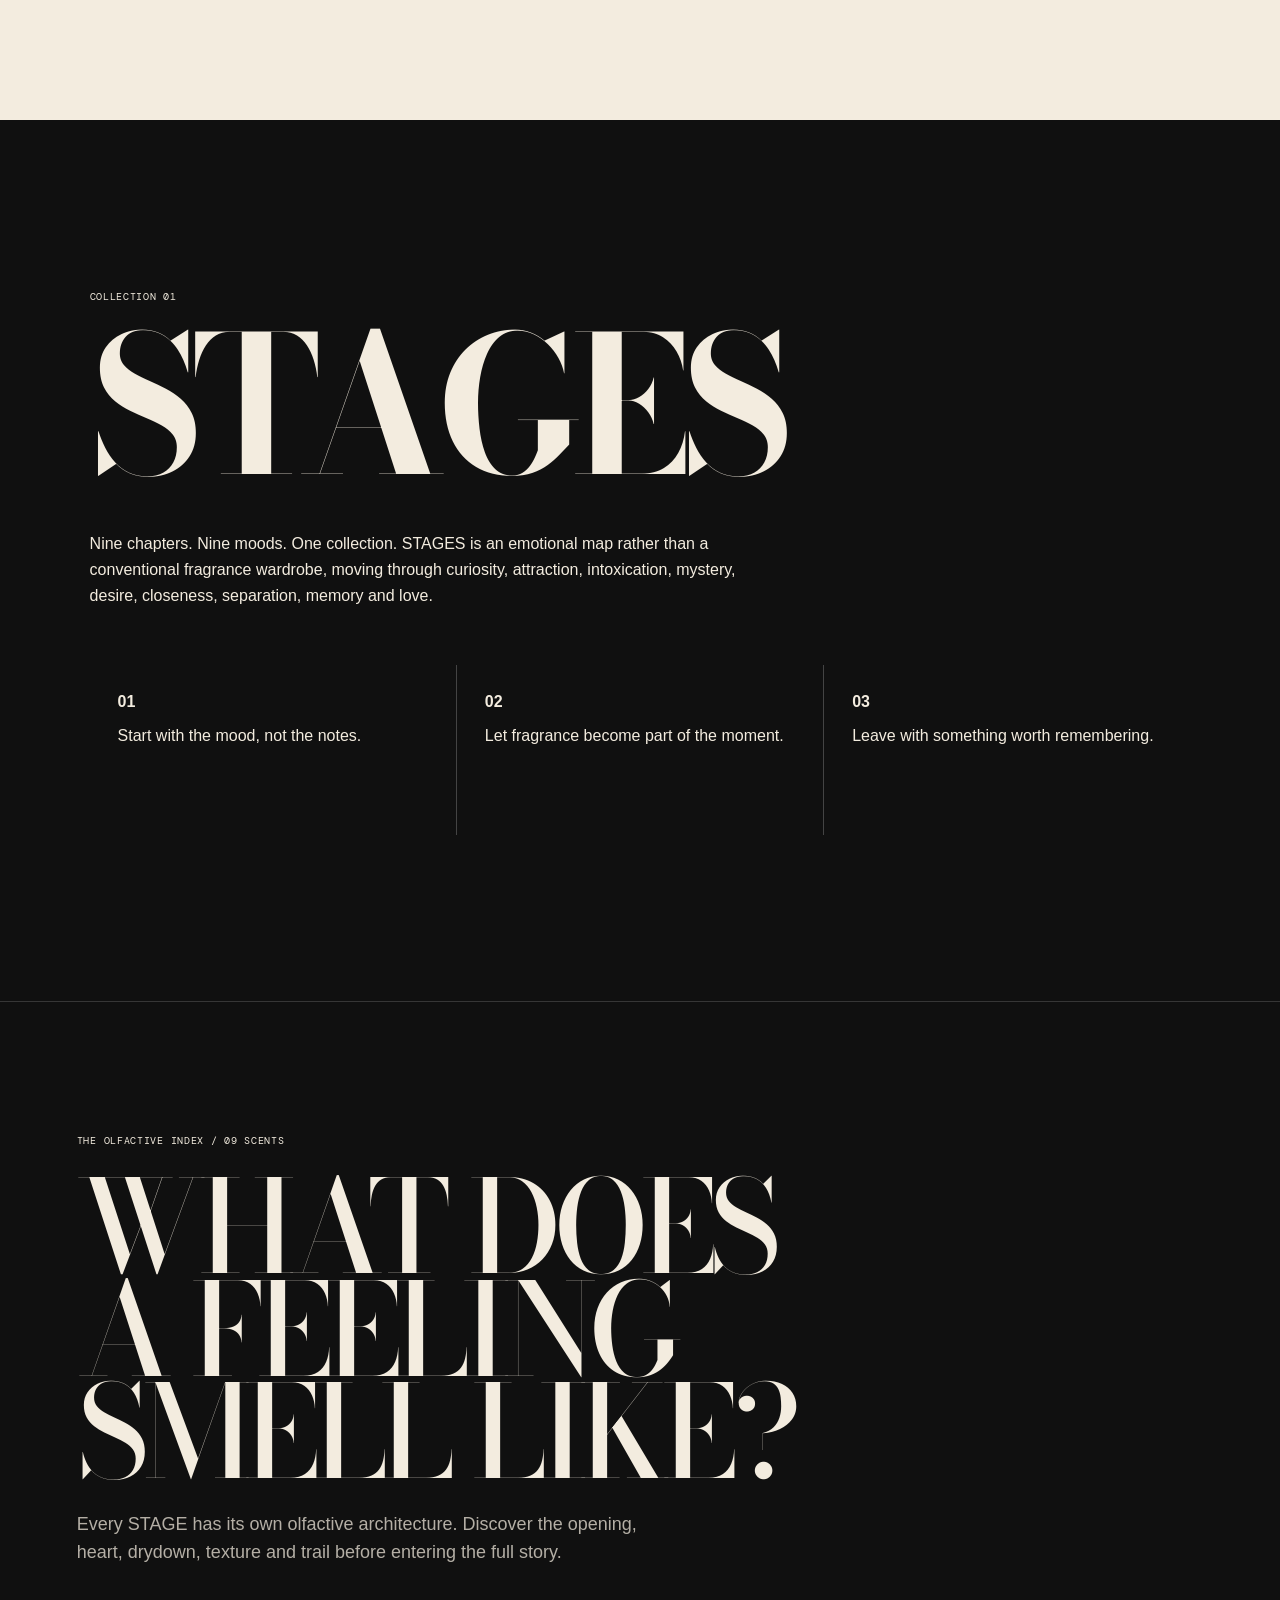
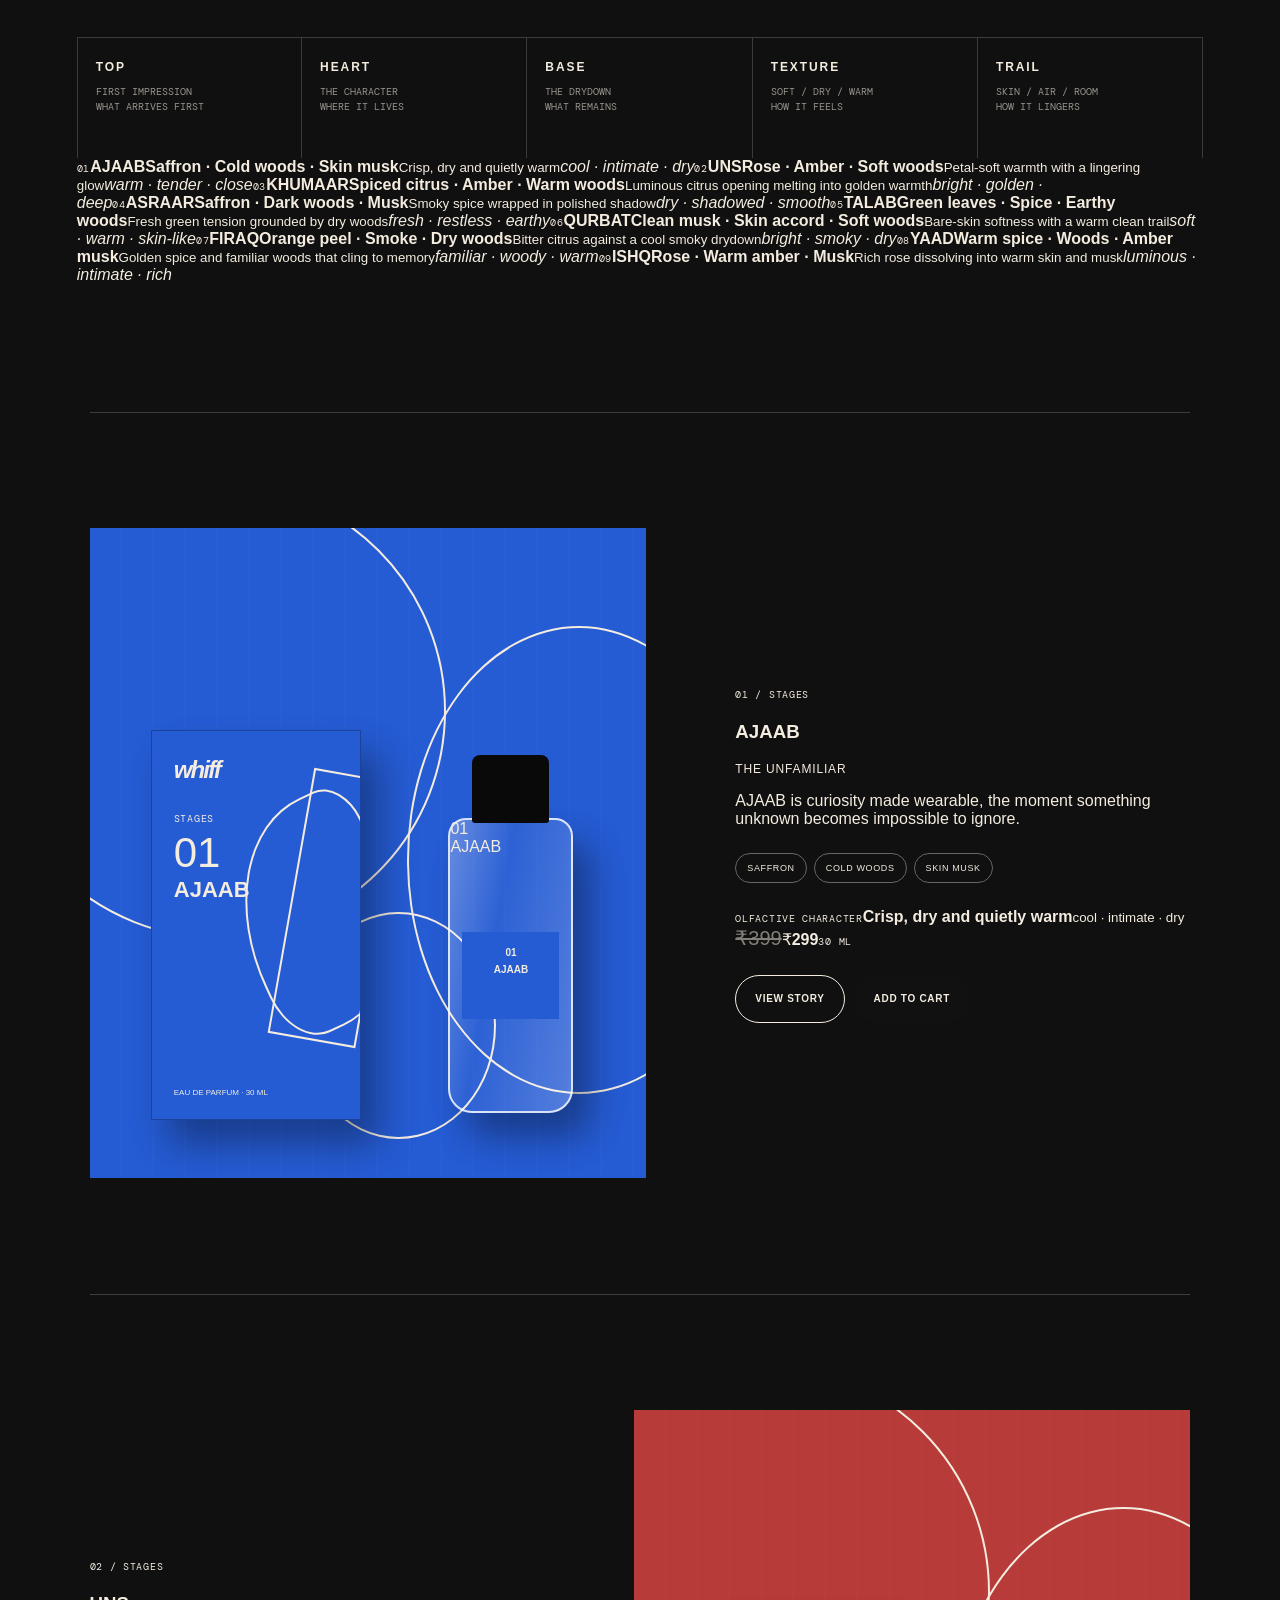
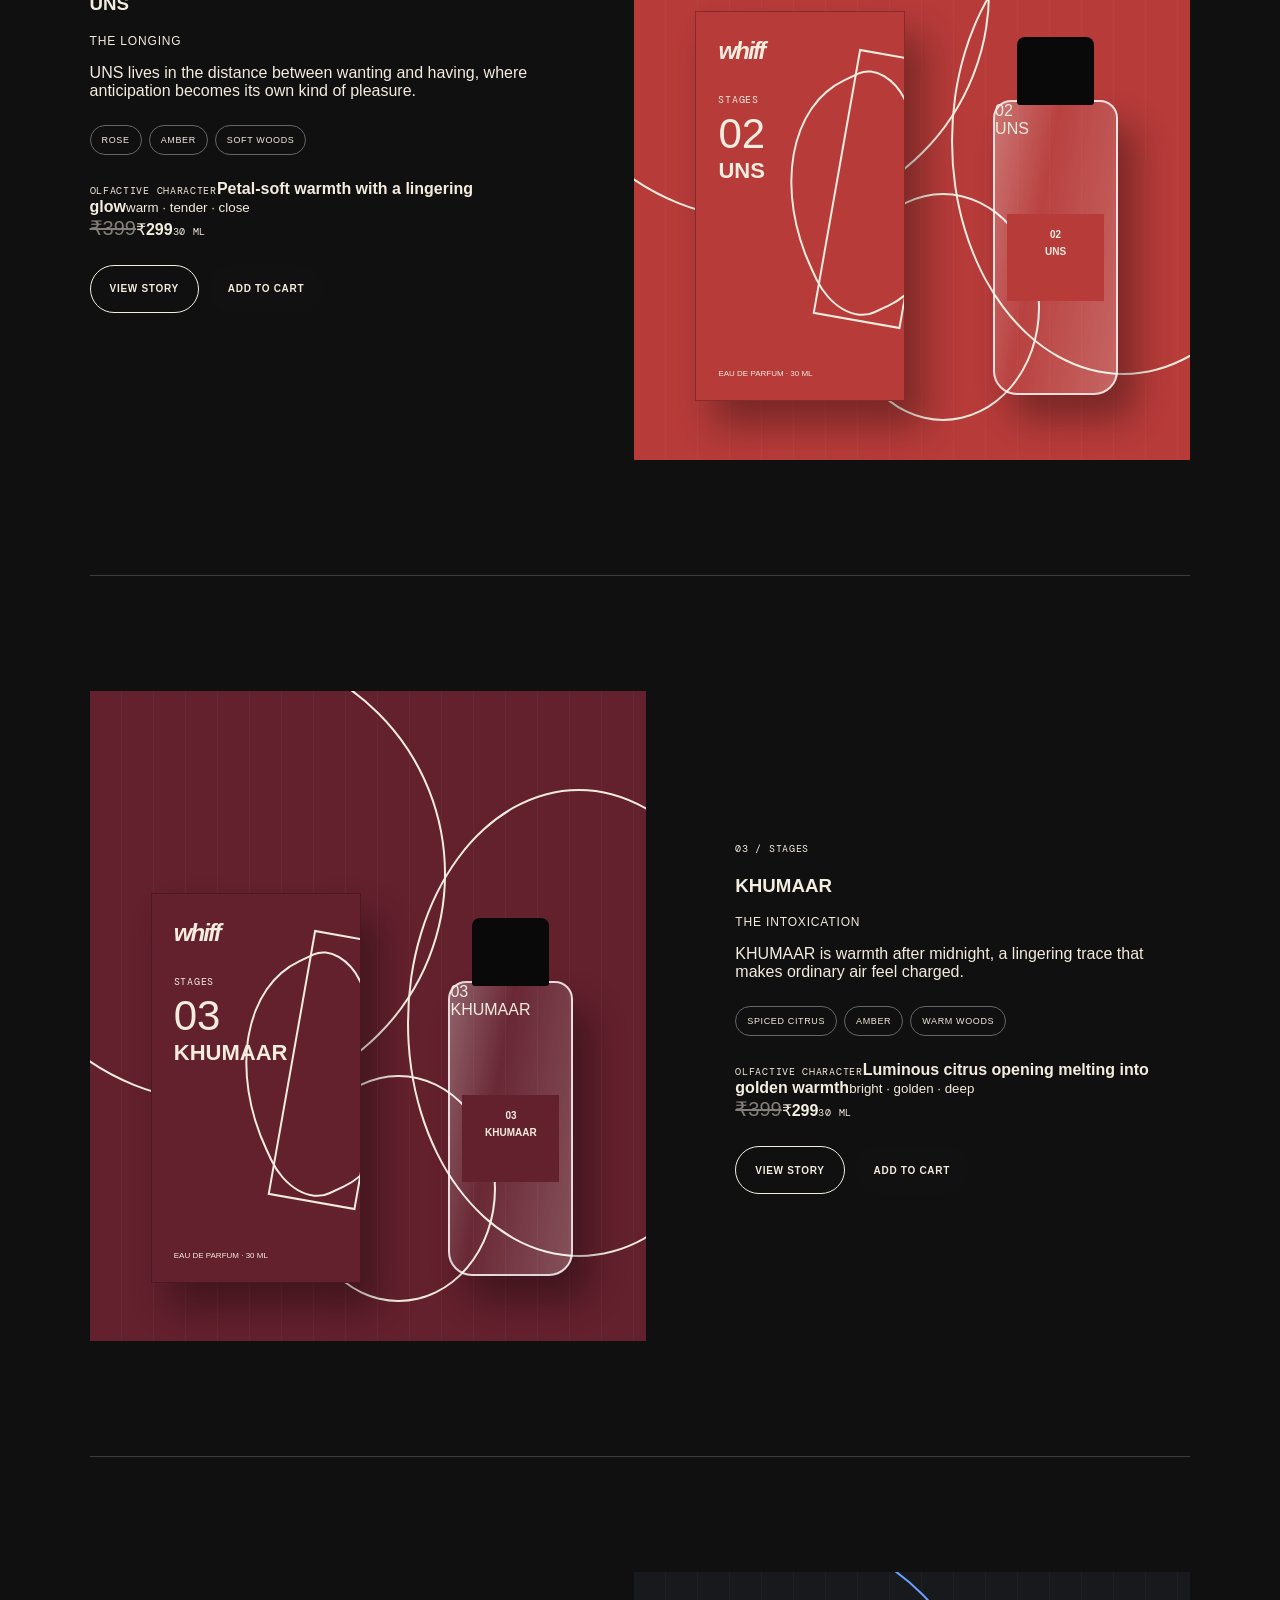
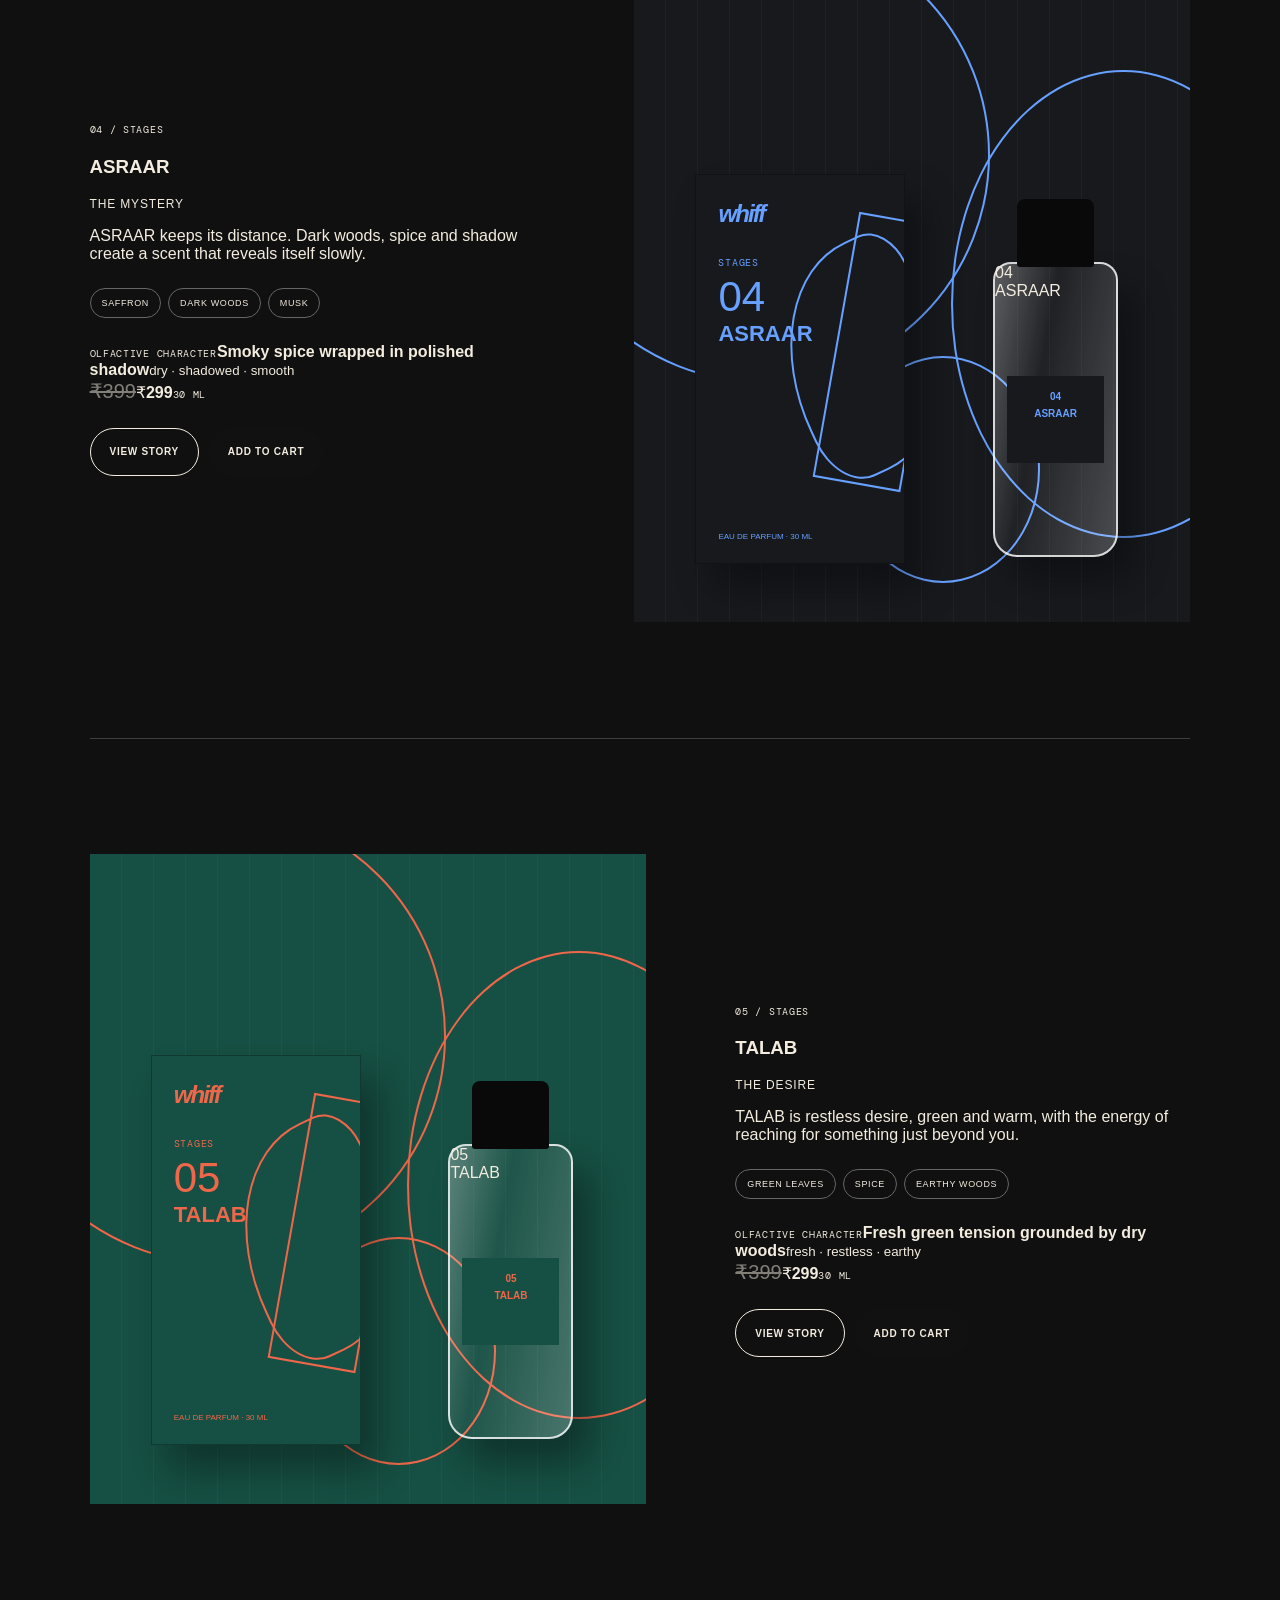
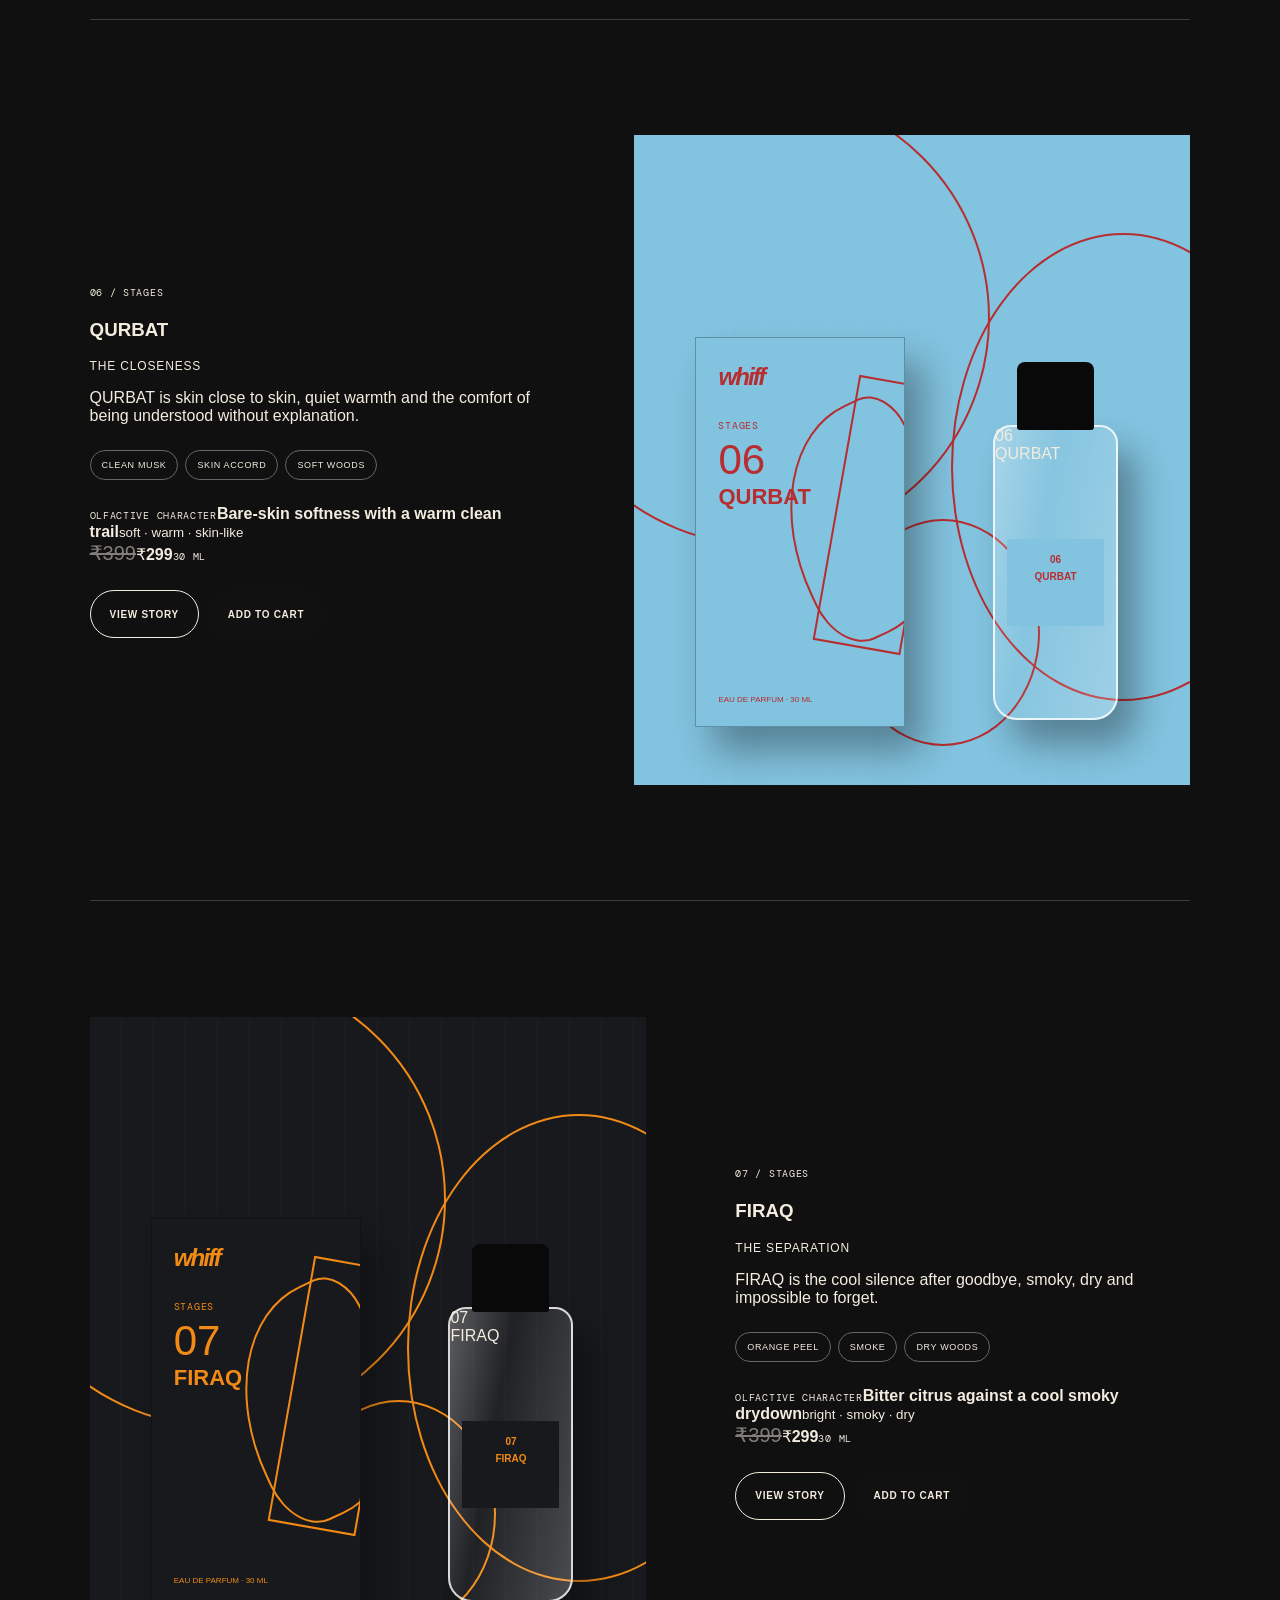
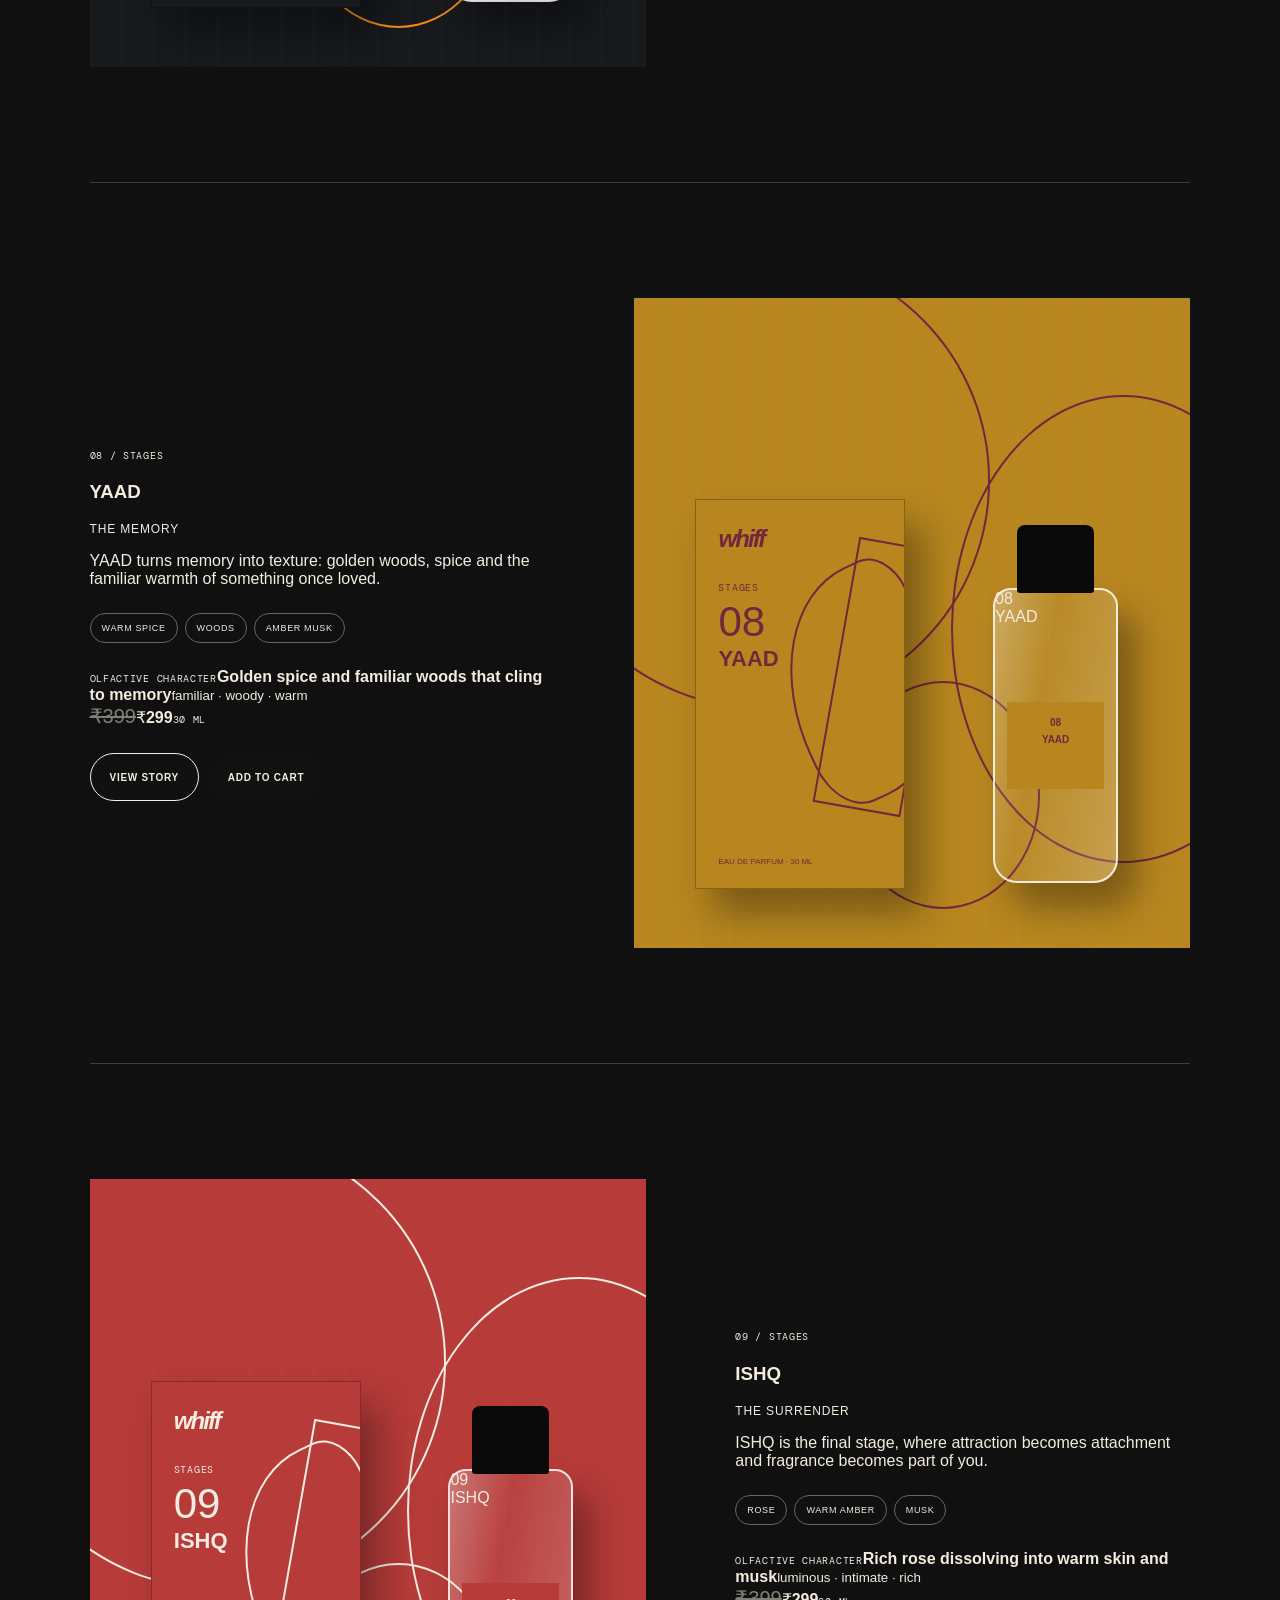
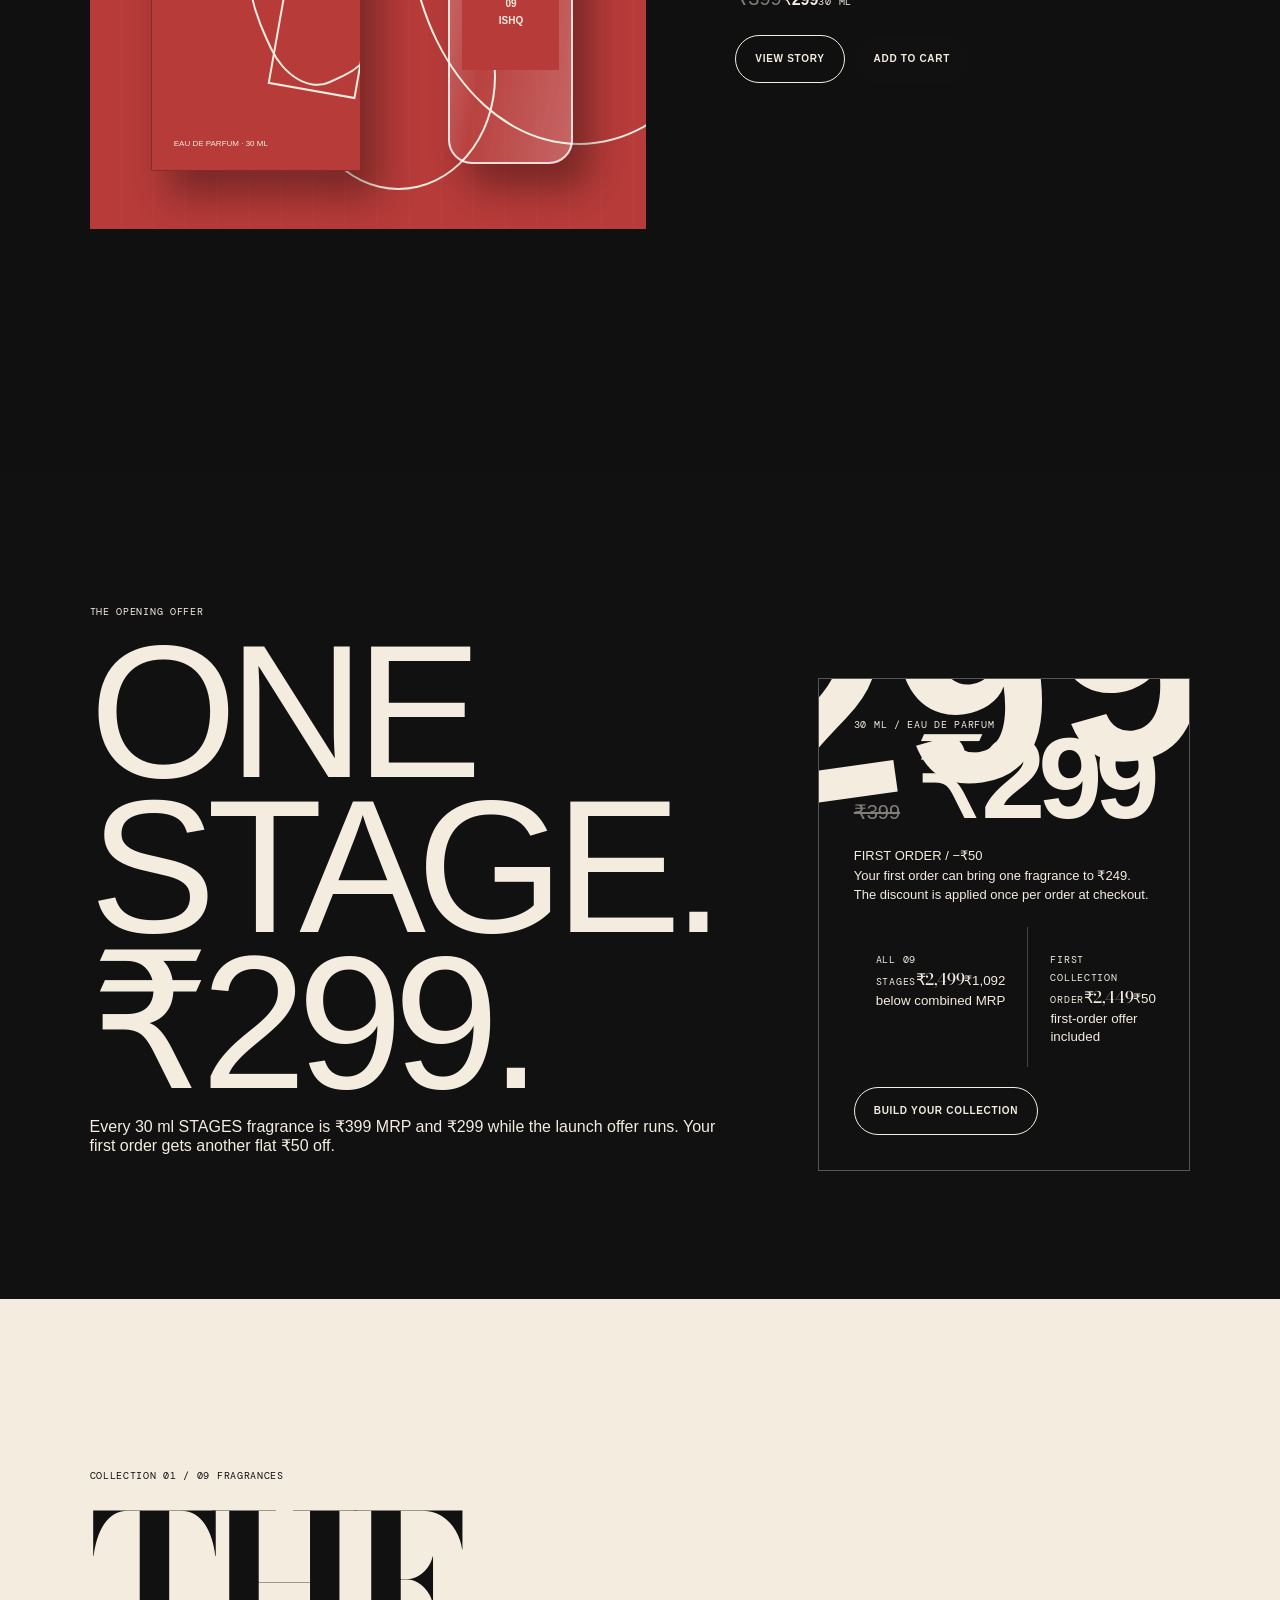
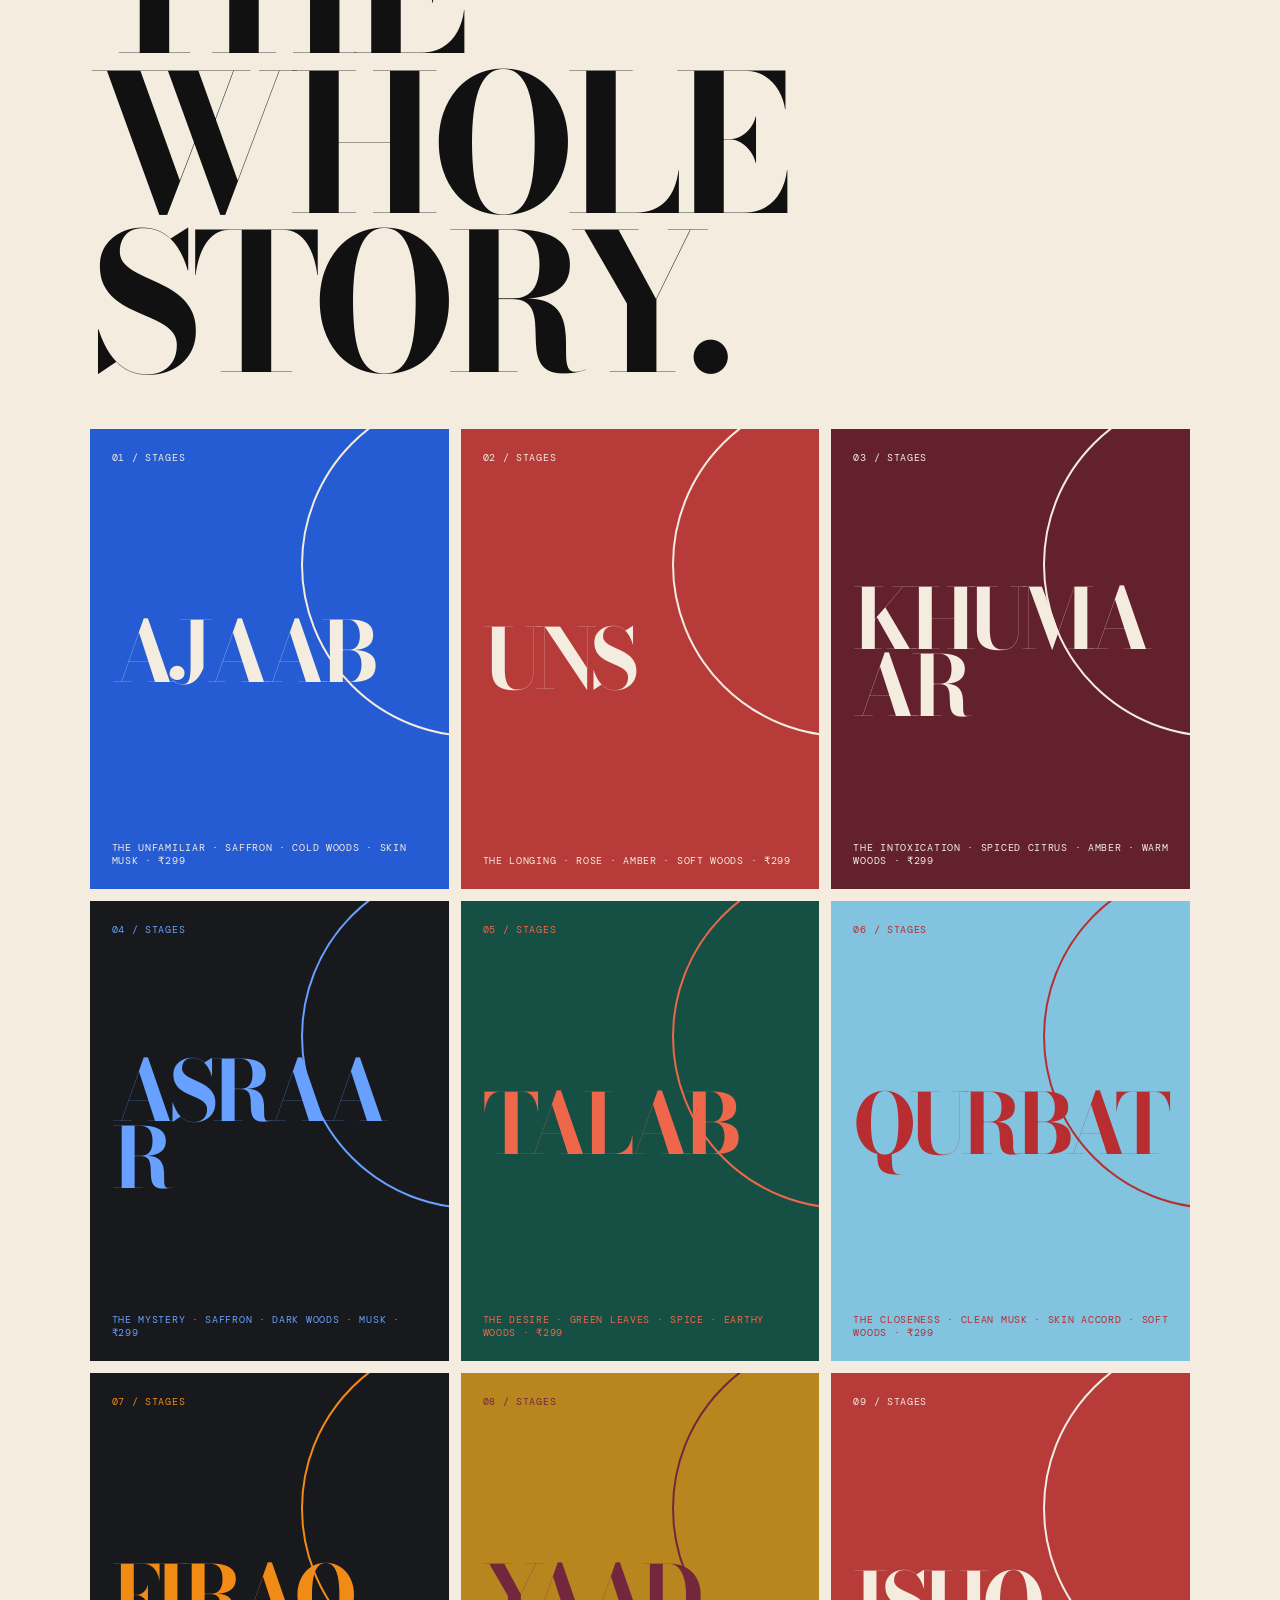
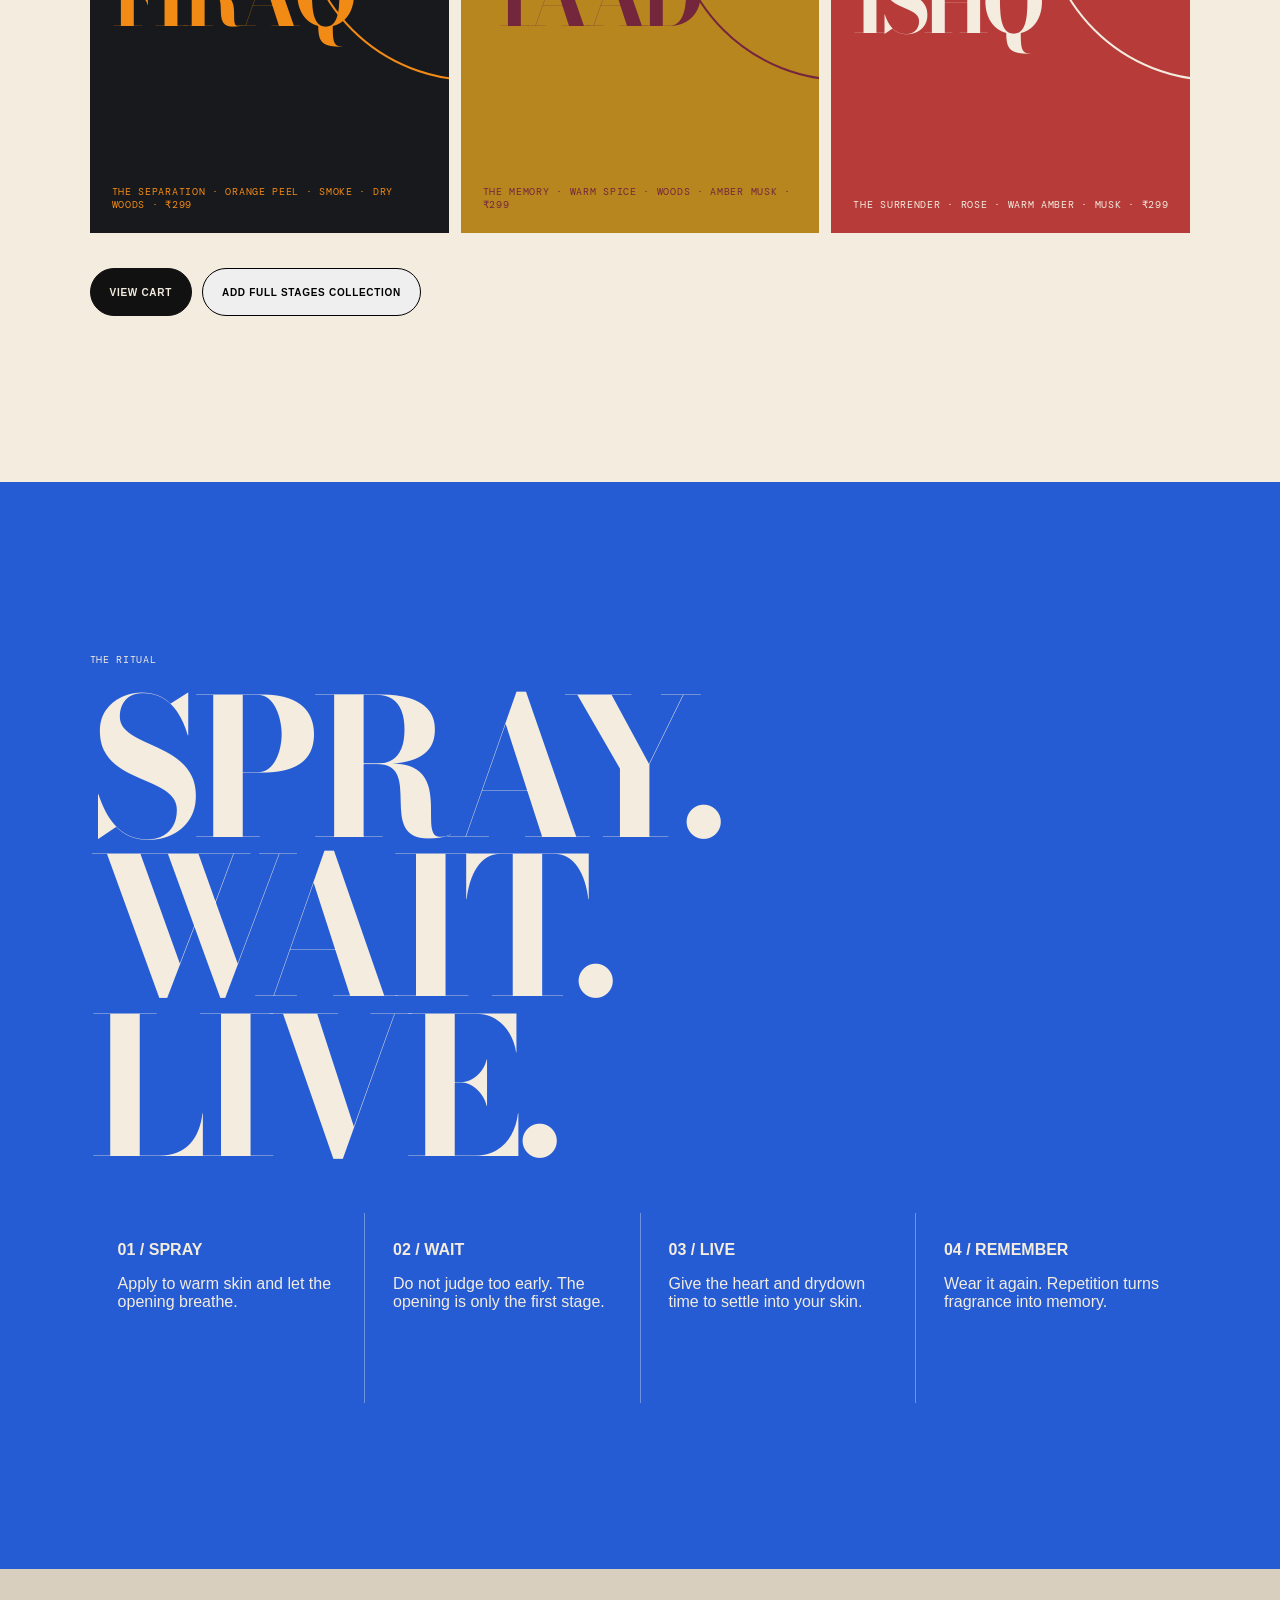
<file: home.html>
<!doctype html><html lang="en"><head><meta charset="utf-8"><meta name="viewport" content="width=device-width,initial-scale=1"><meta http-equiv="cache-control" content="no-store"><title>WHIFF | House of Whiff</title><script>location.replace('/index.html?v=20260824');</script></head><body><p>Opening WHIFF.</p></body></html>
</file>
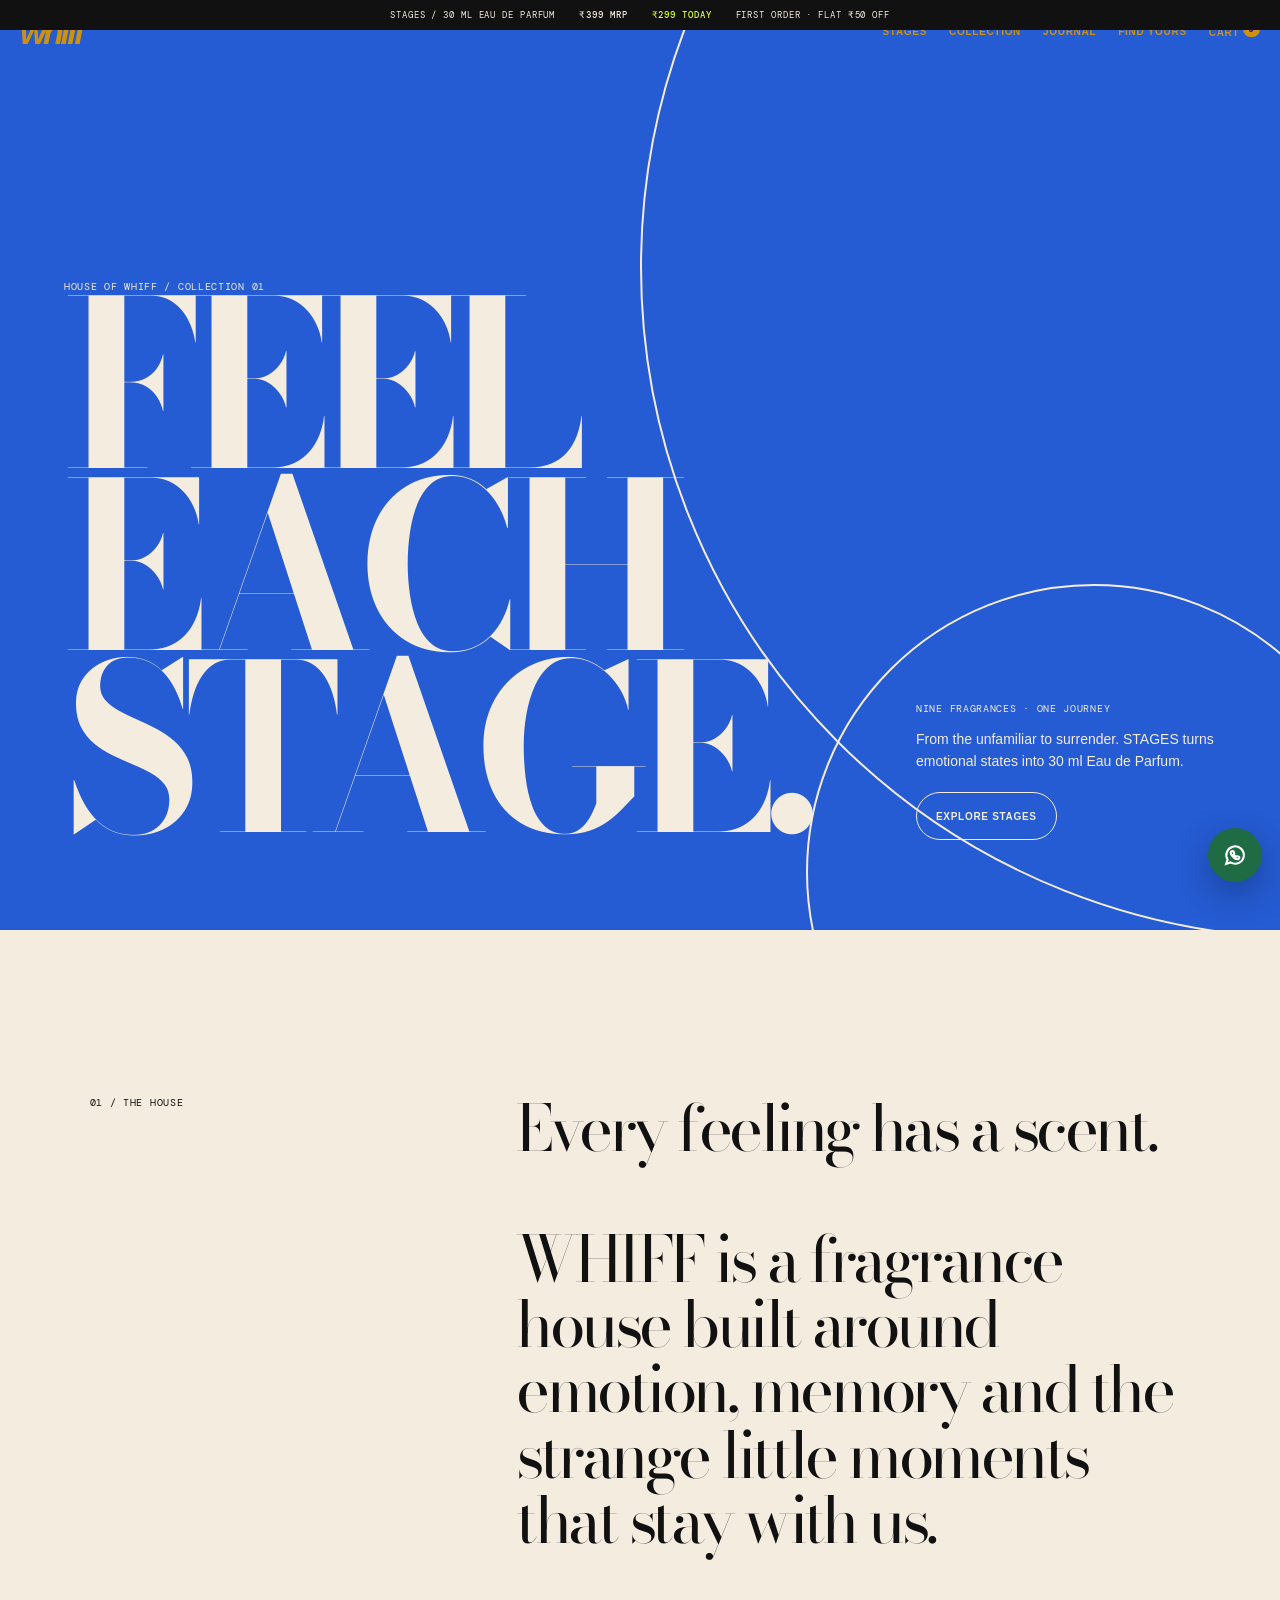
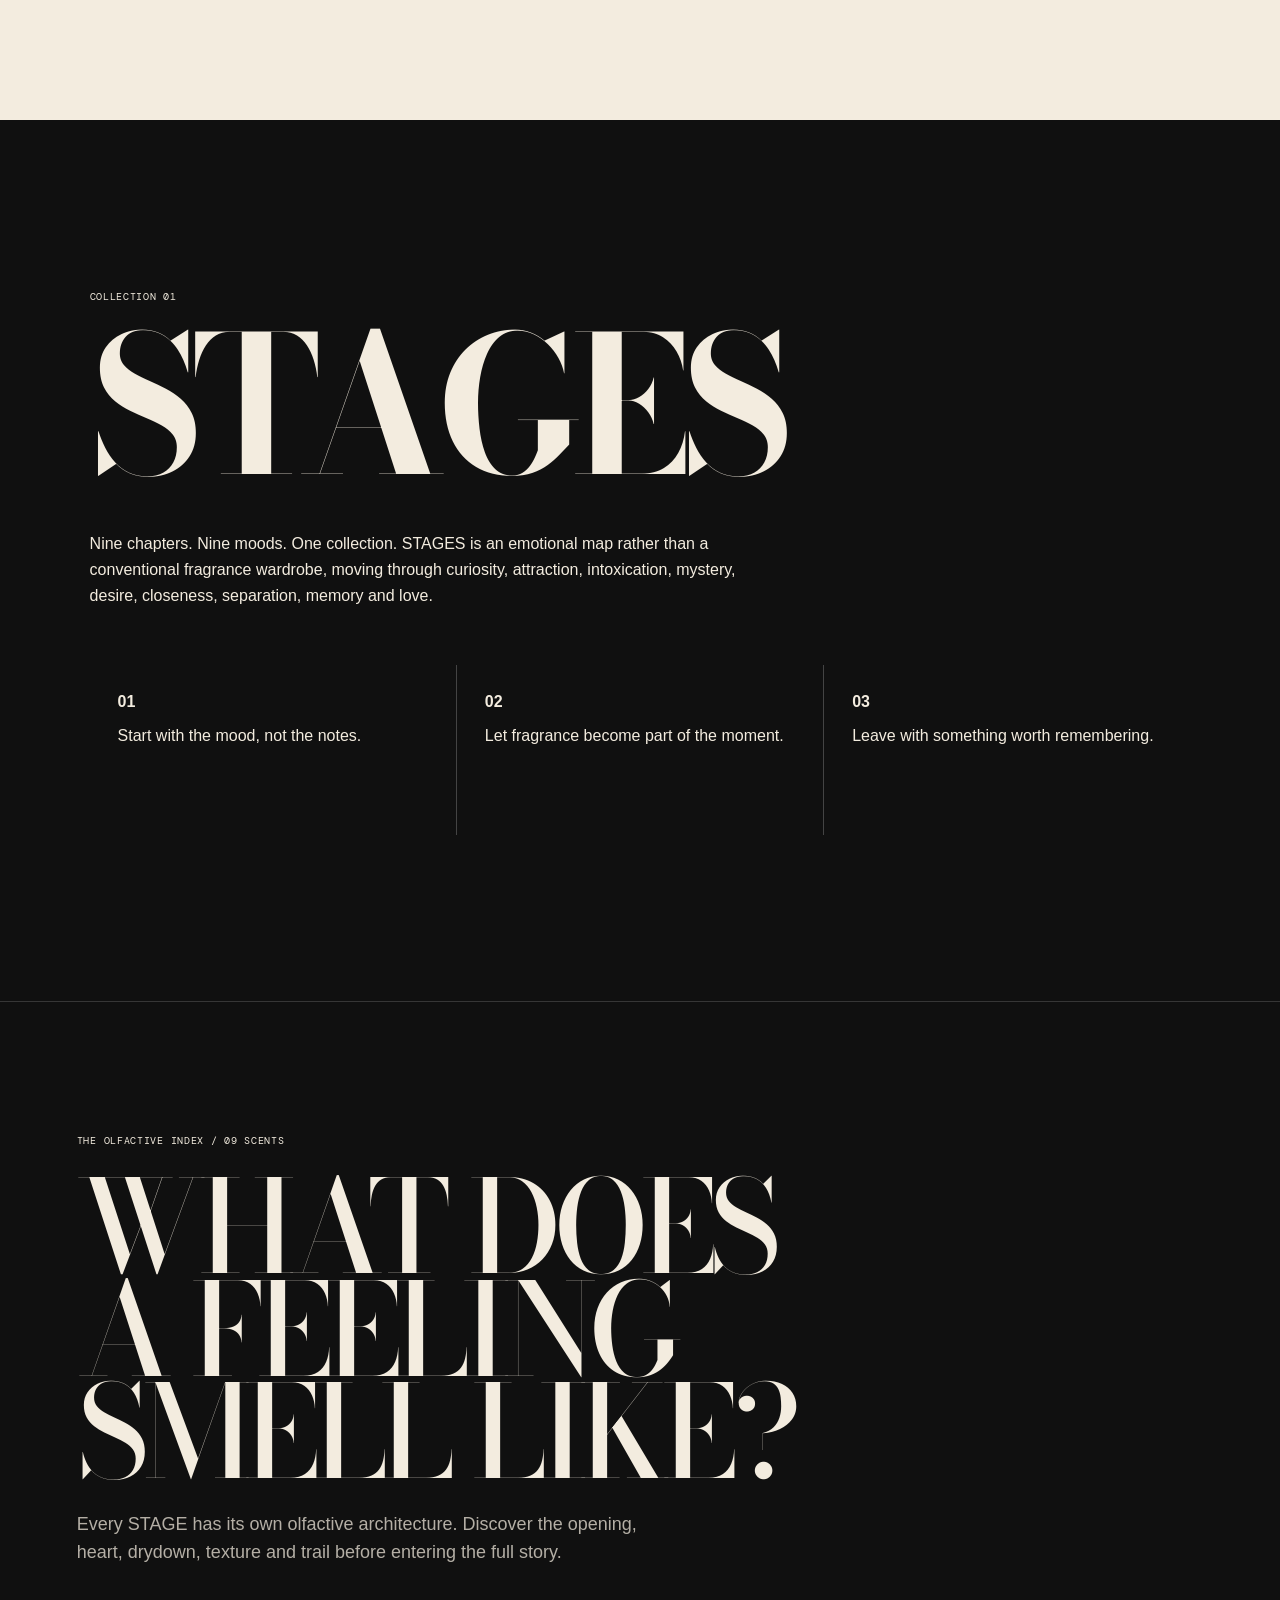
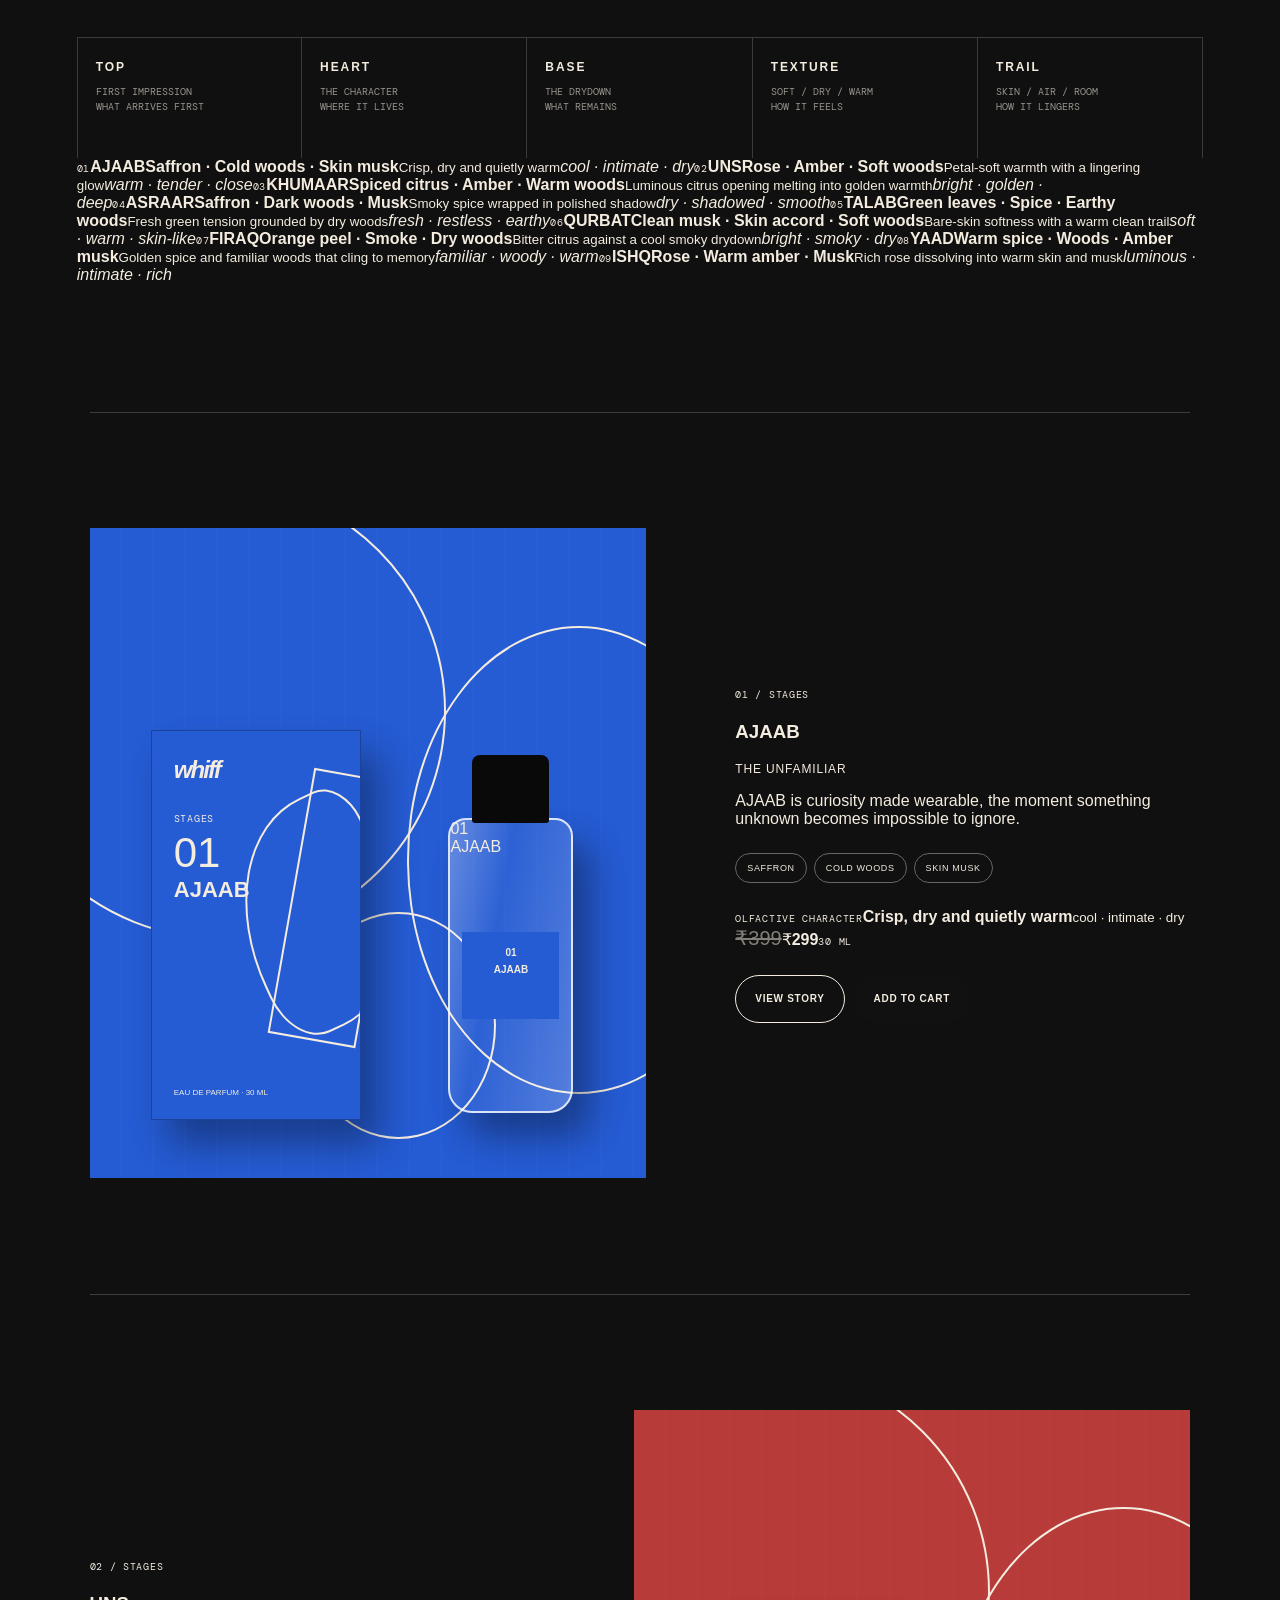
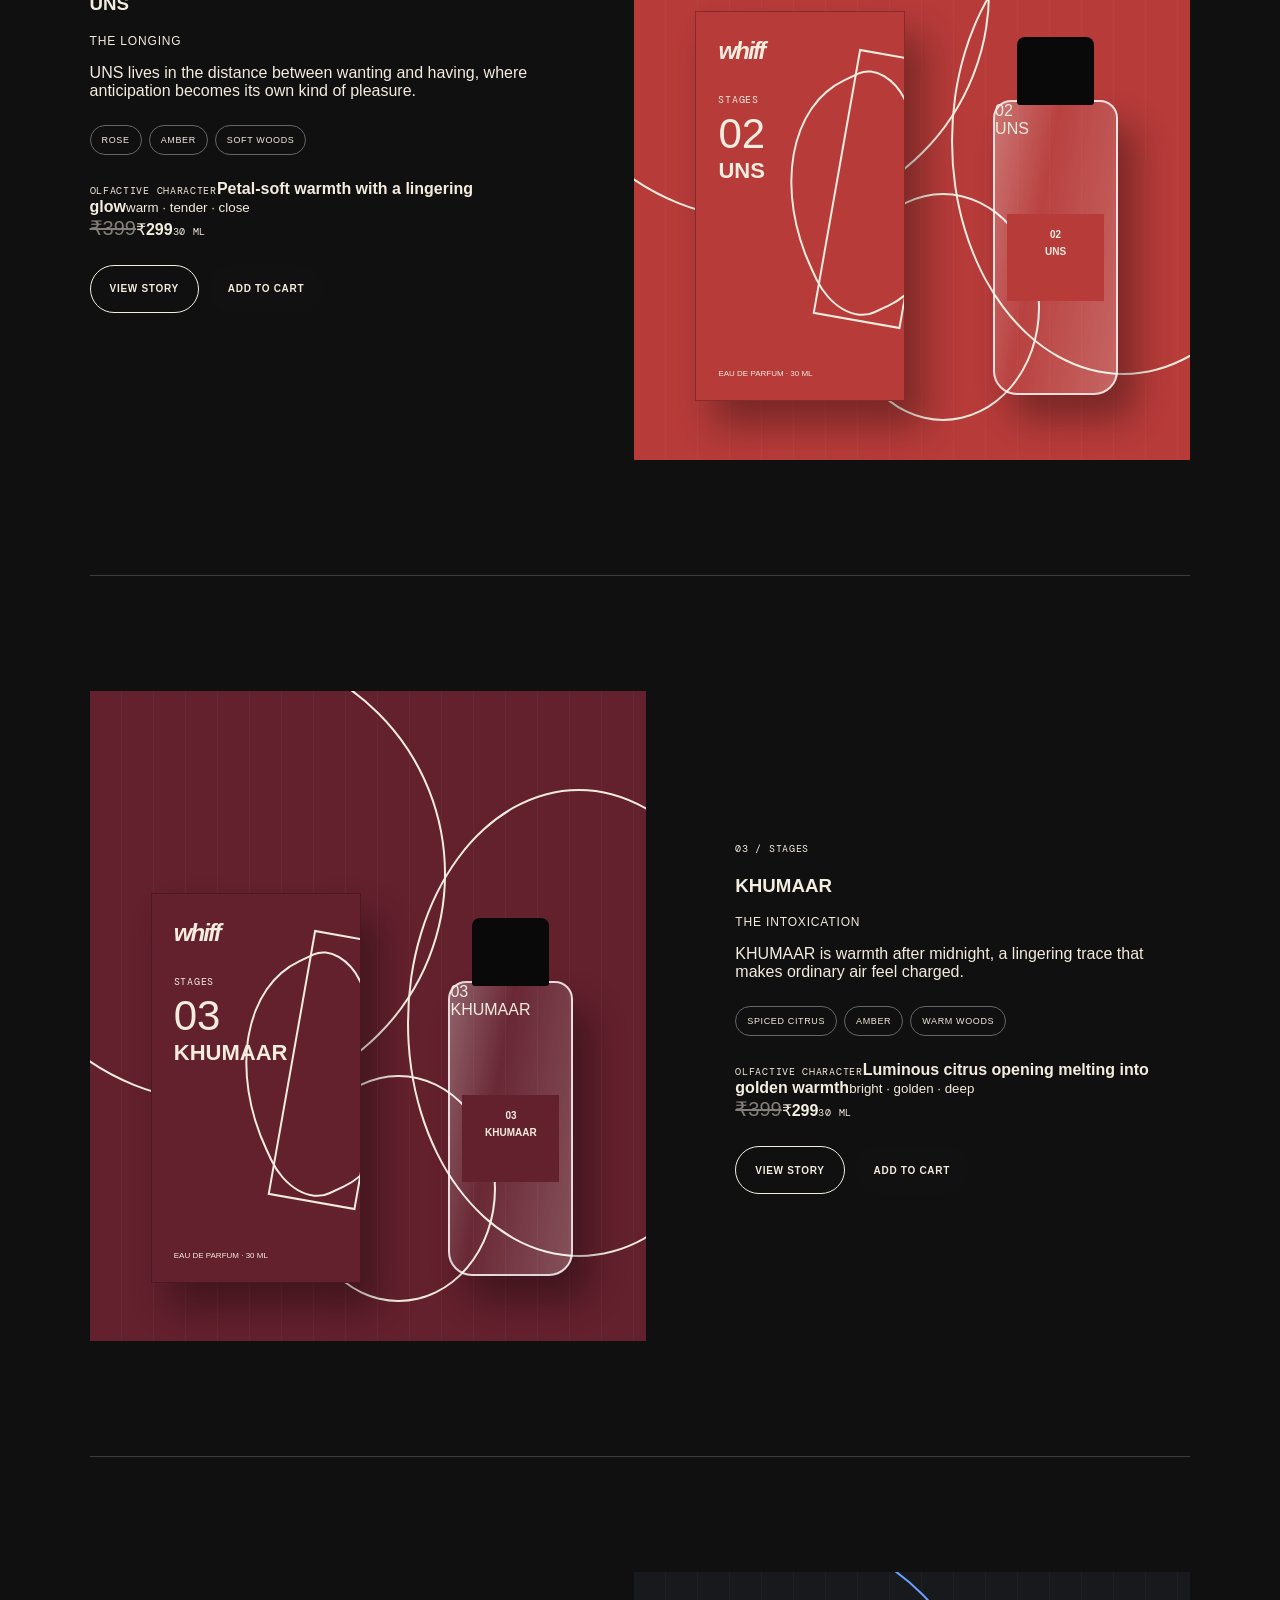
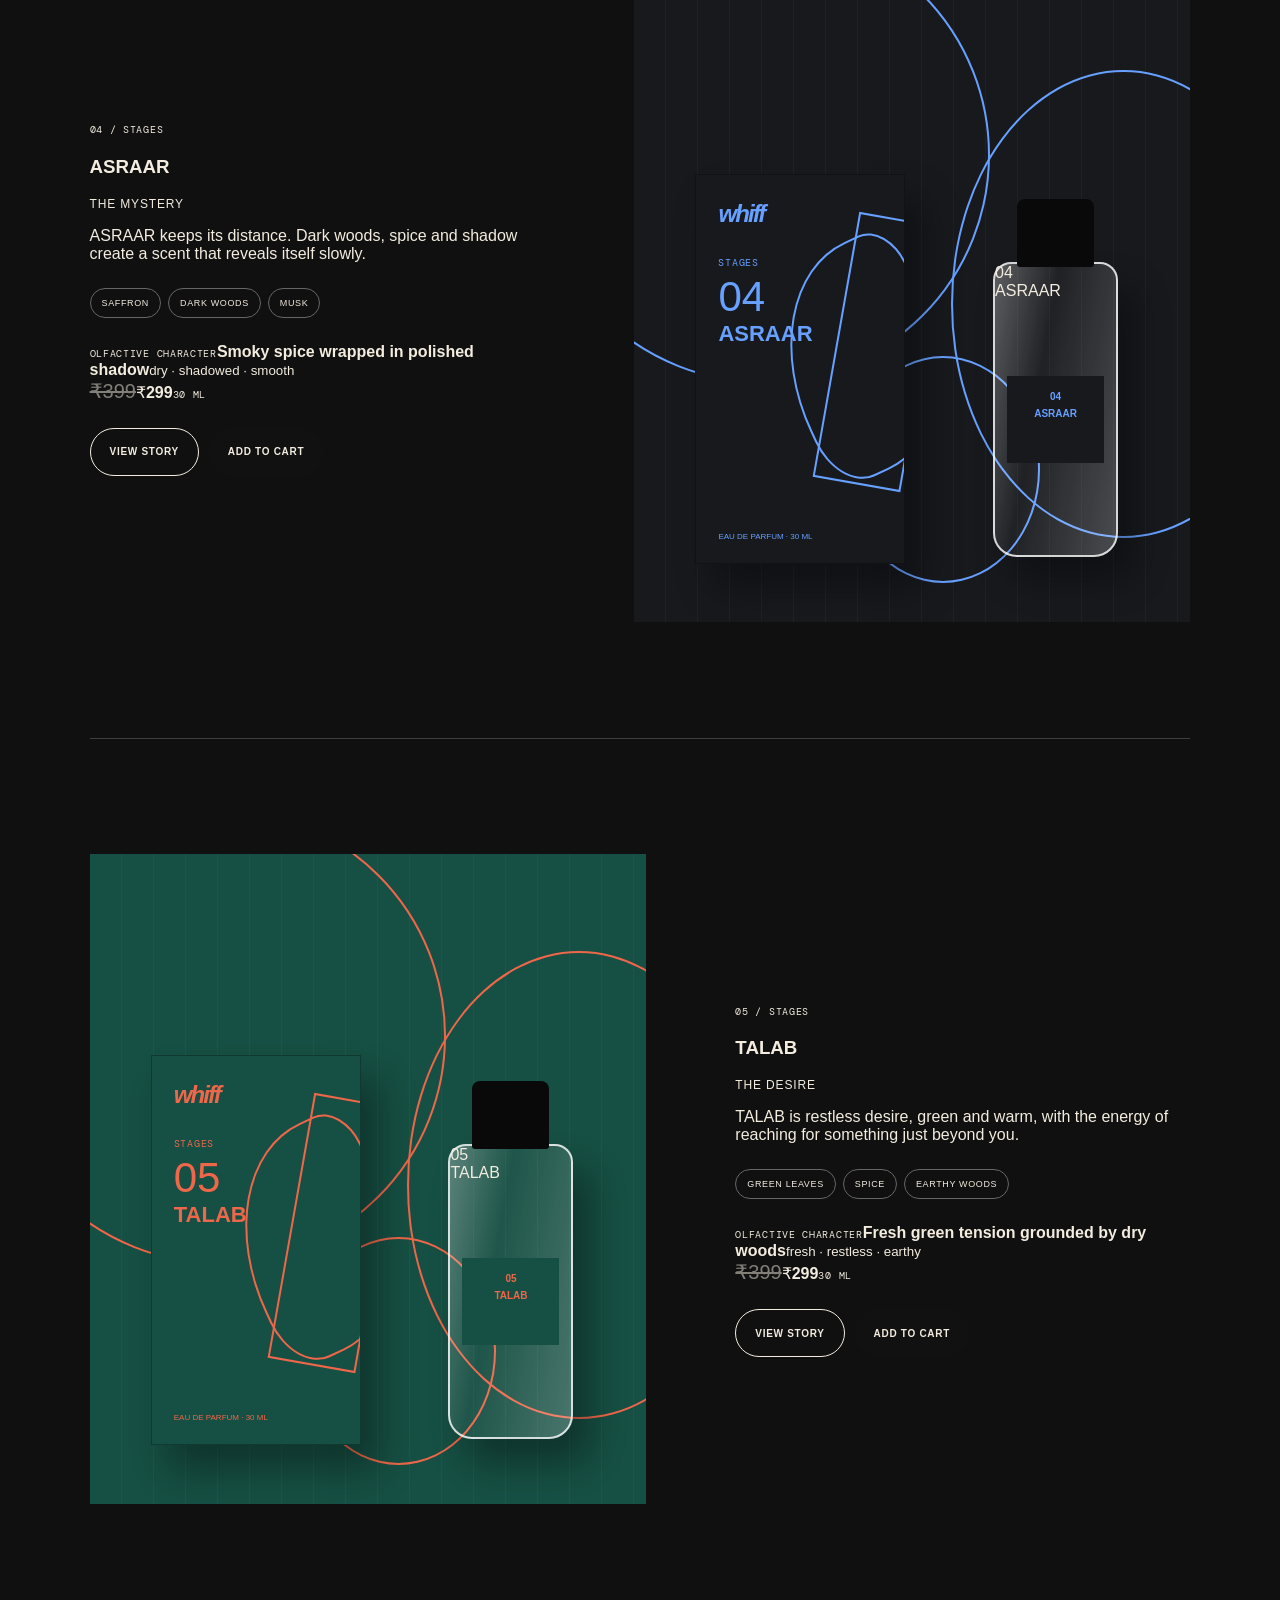
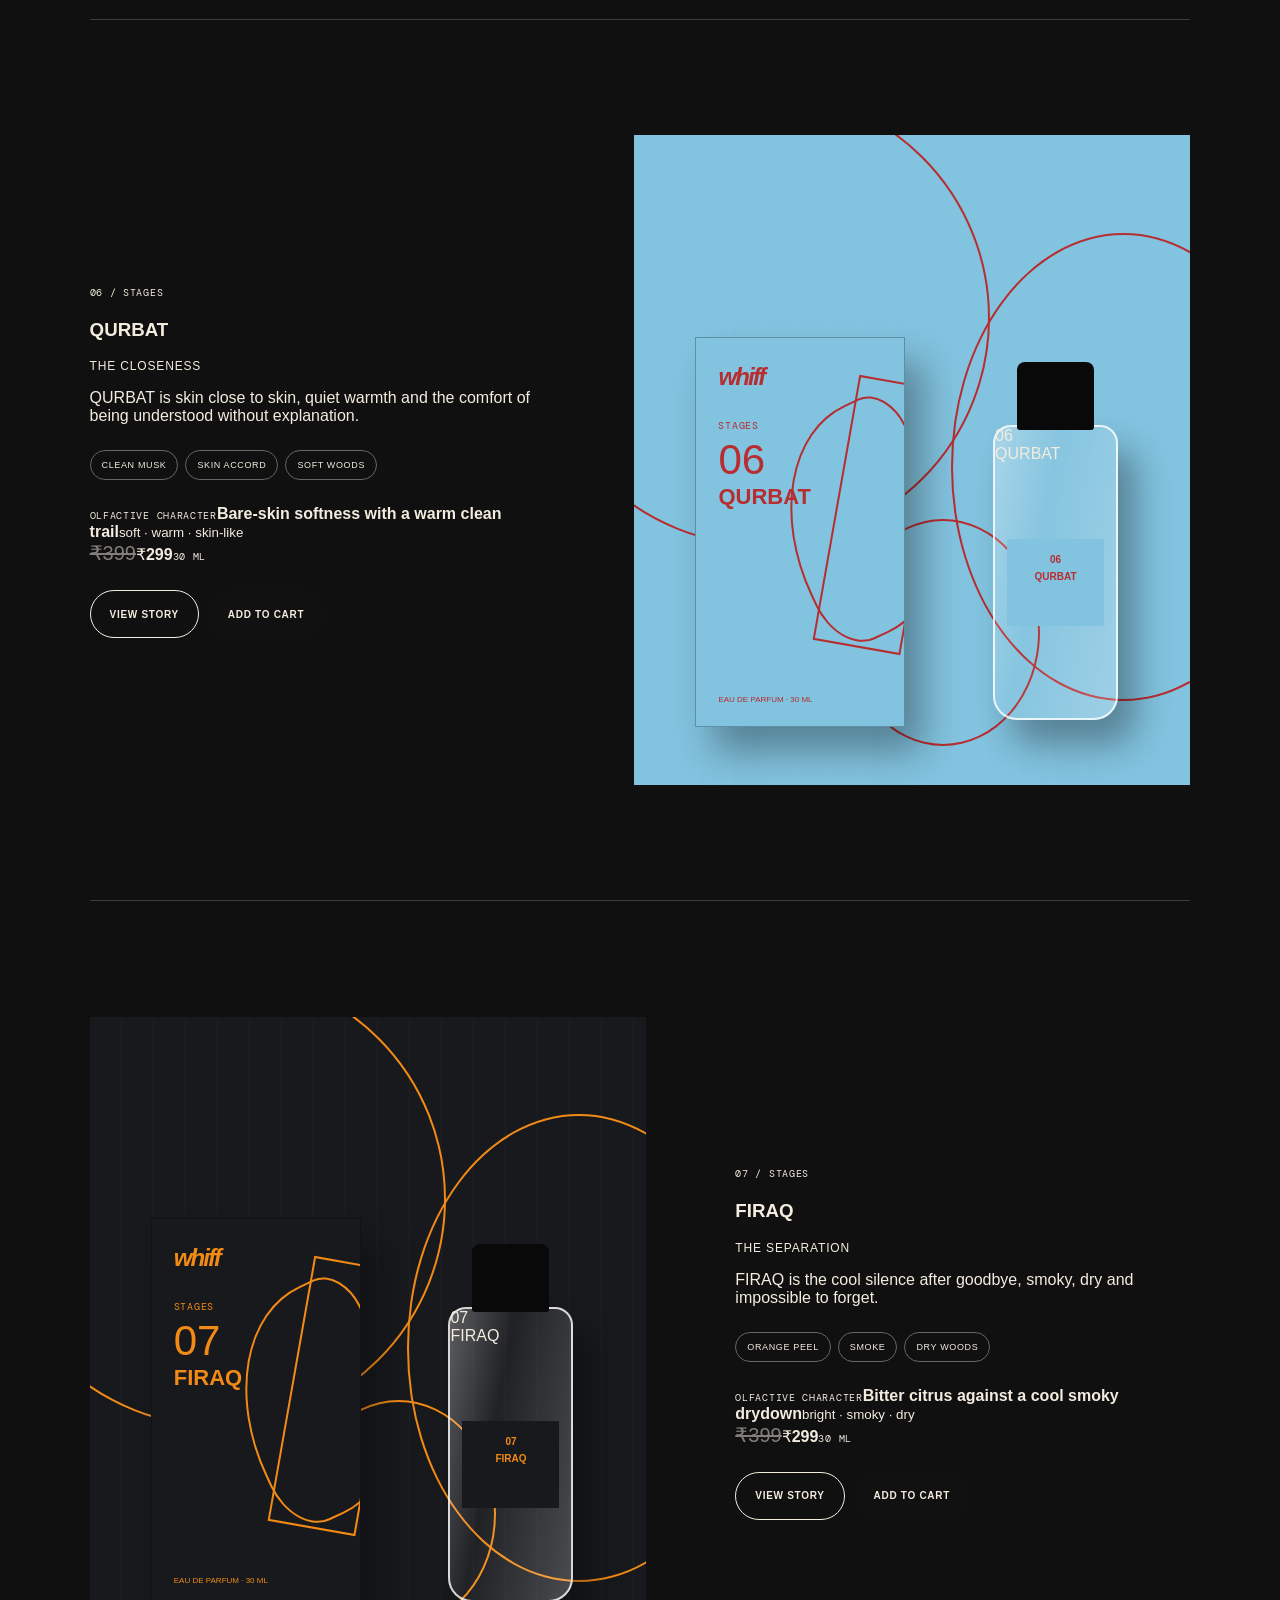
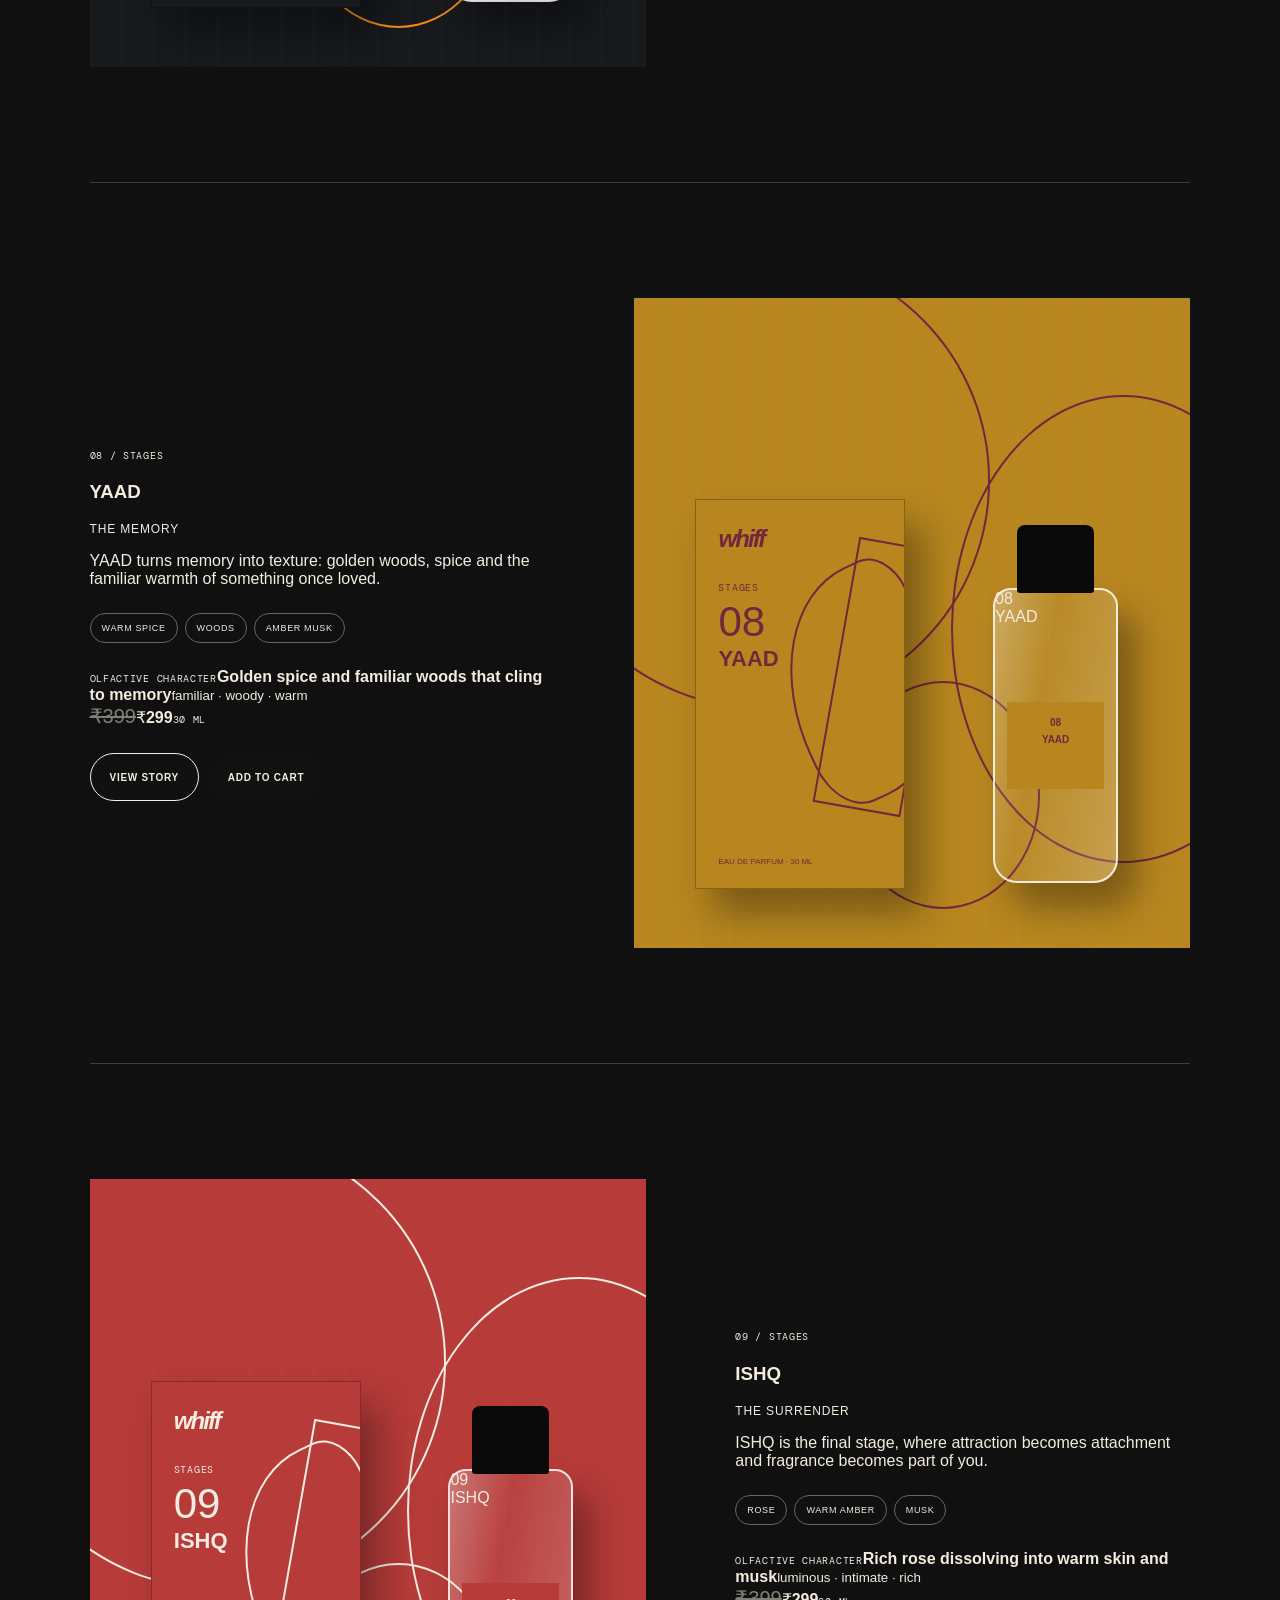
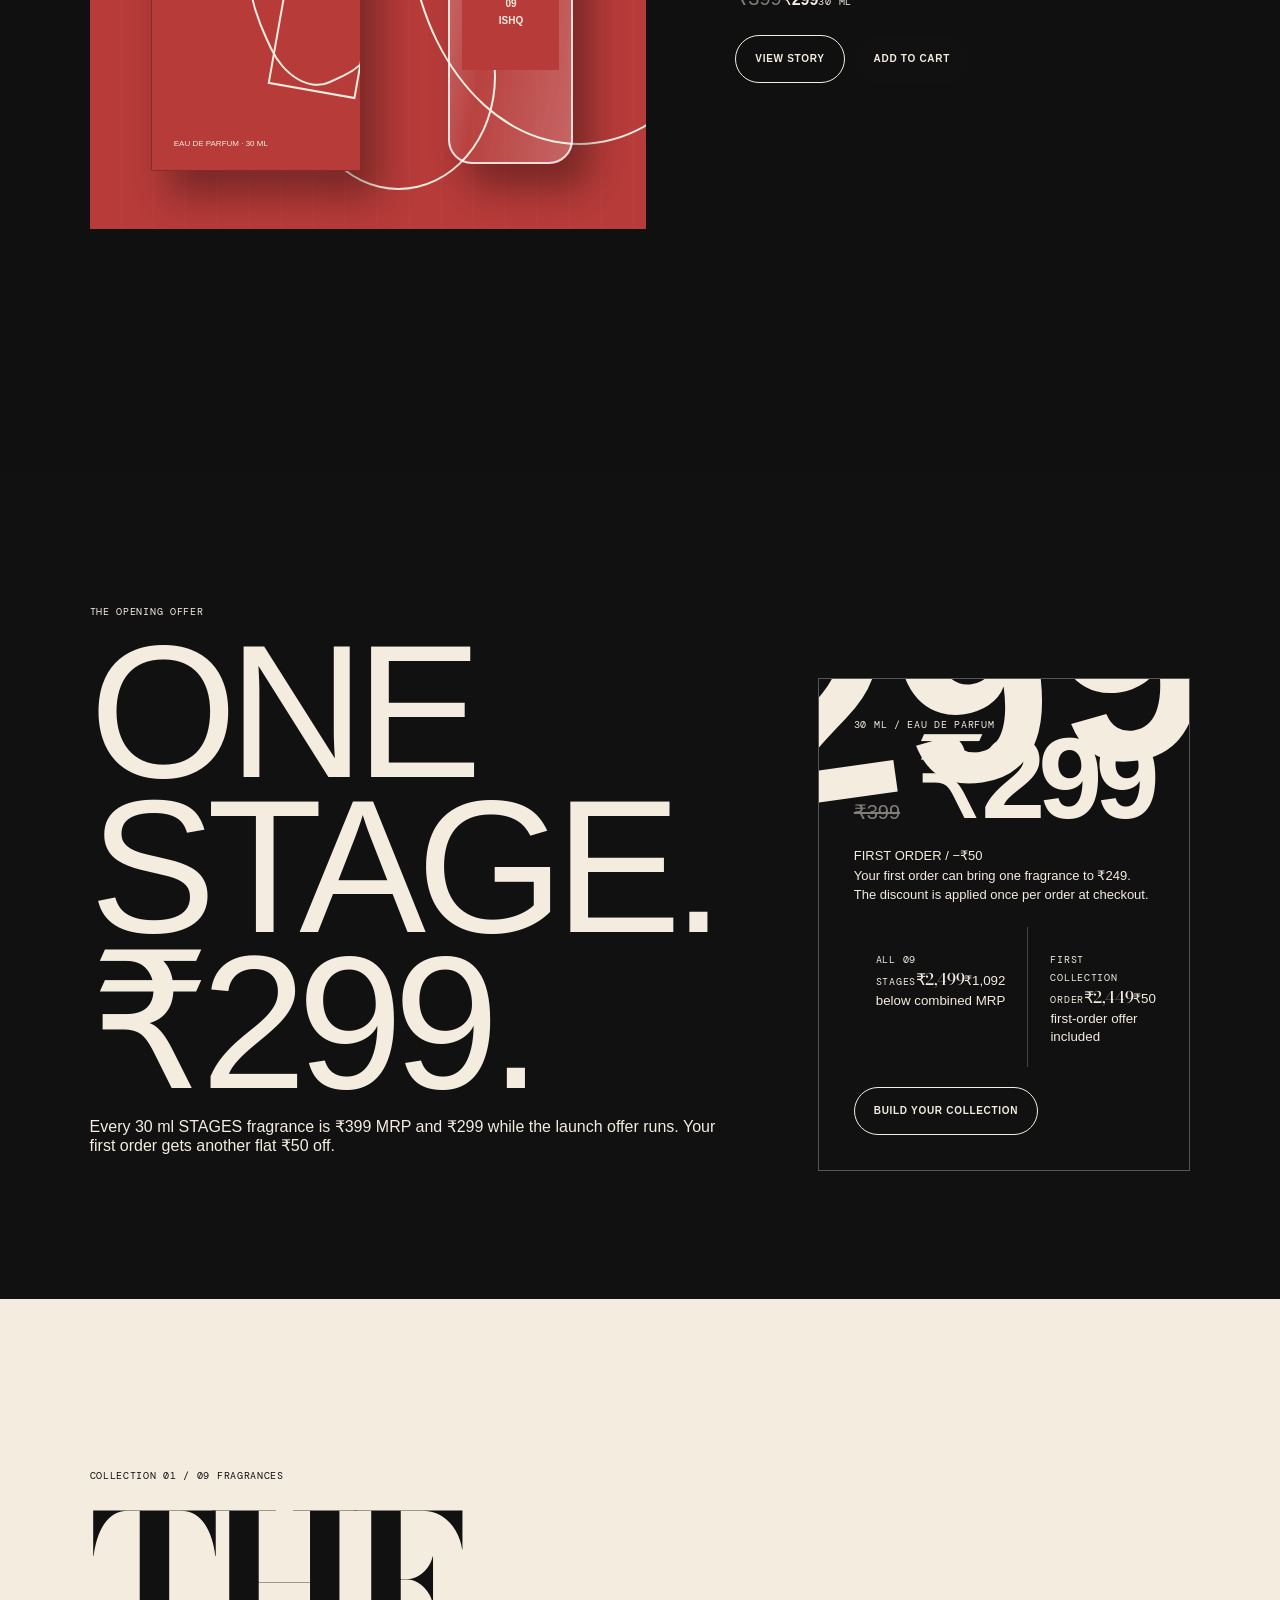
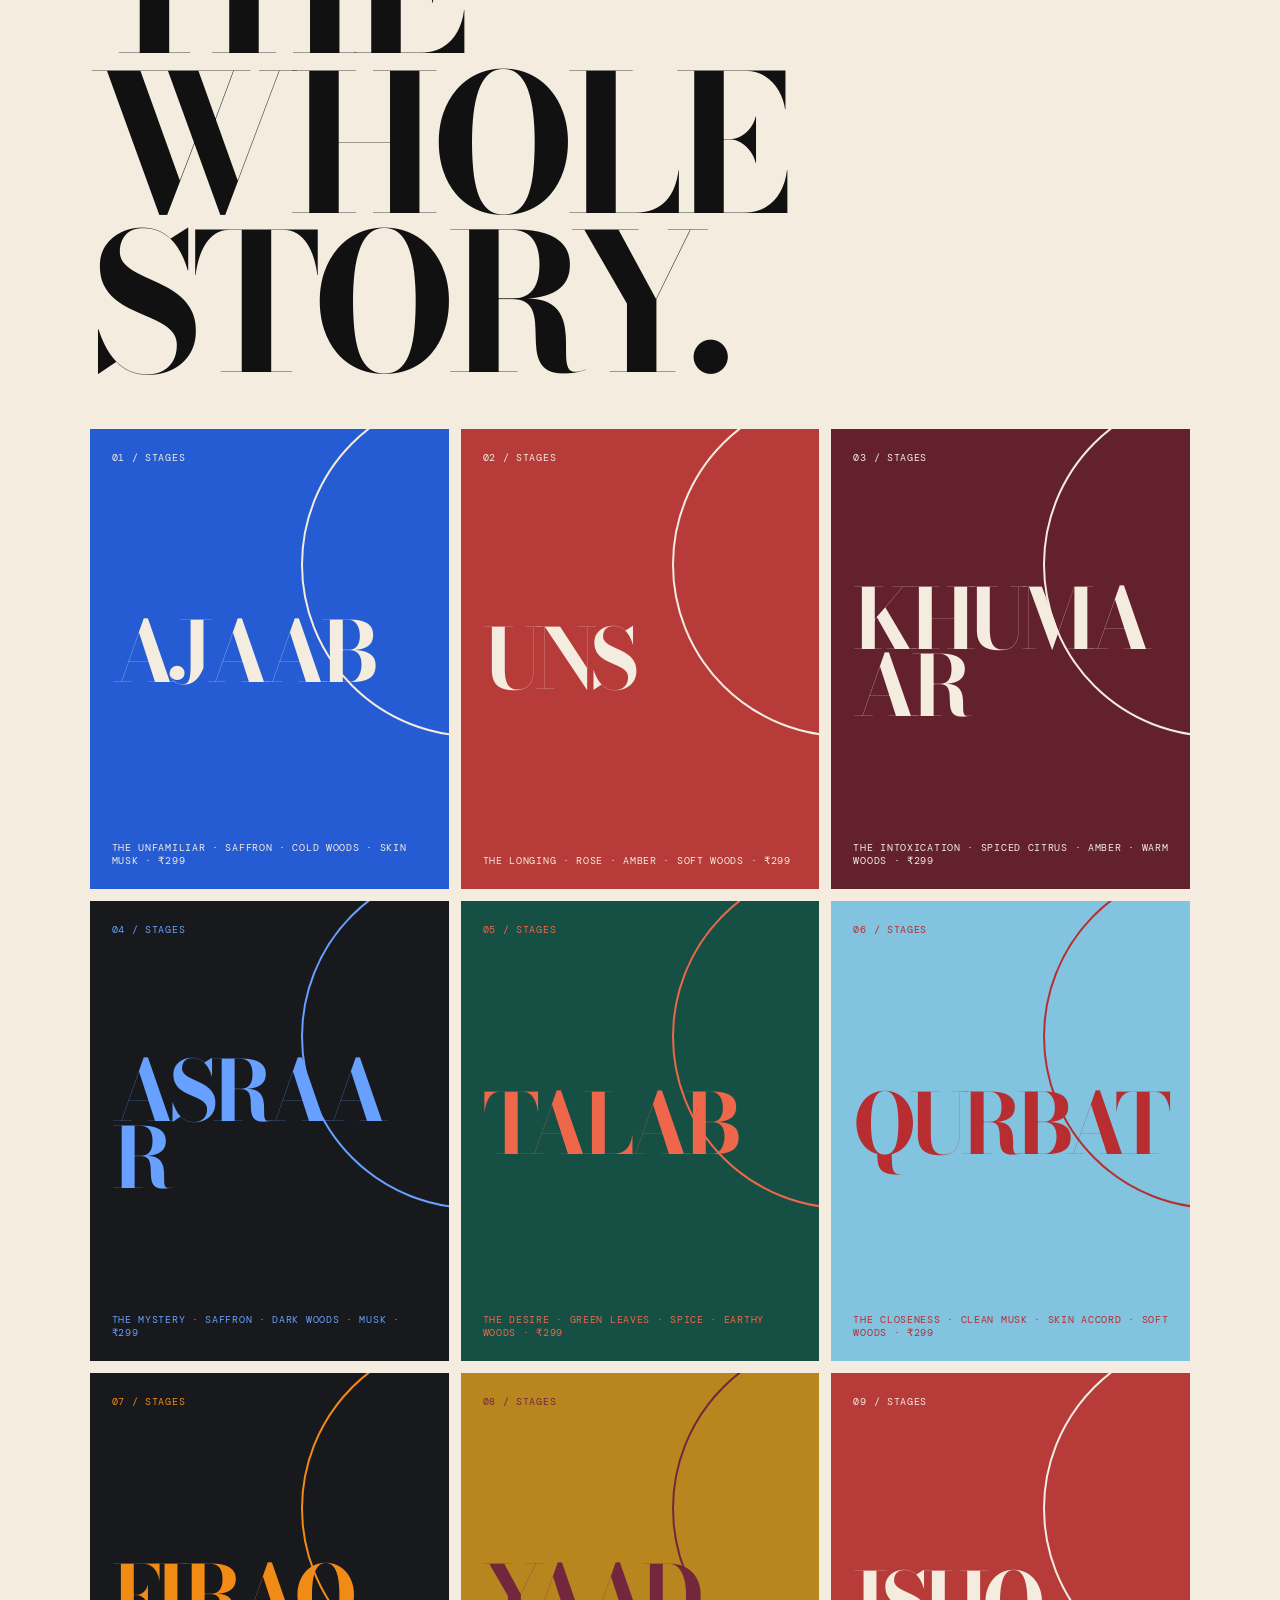
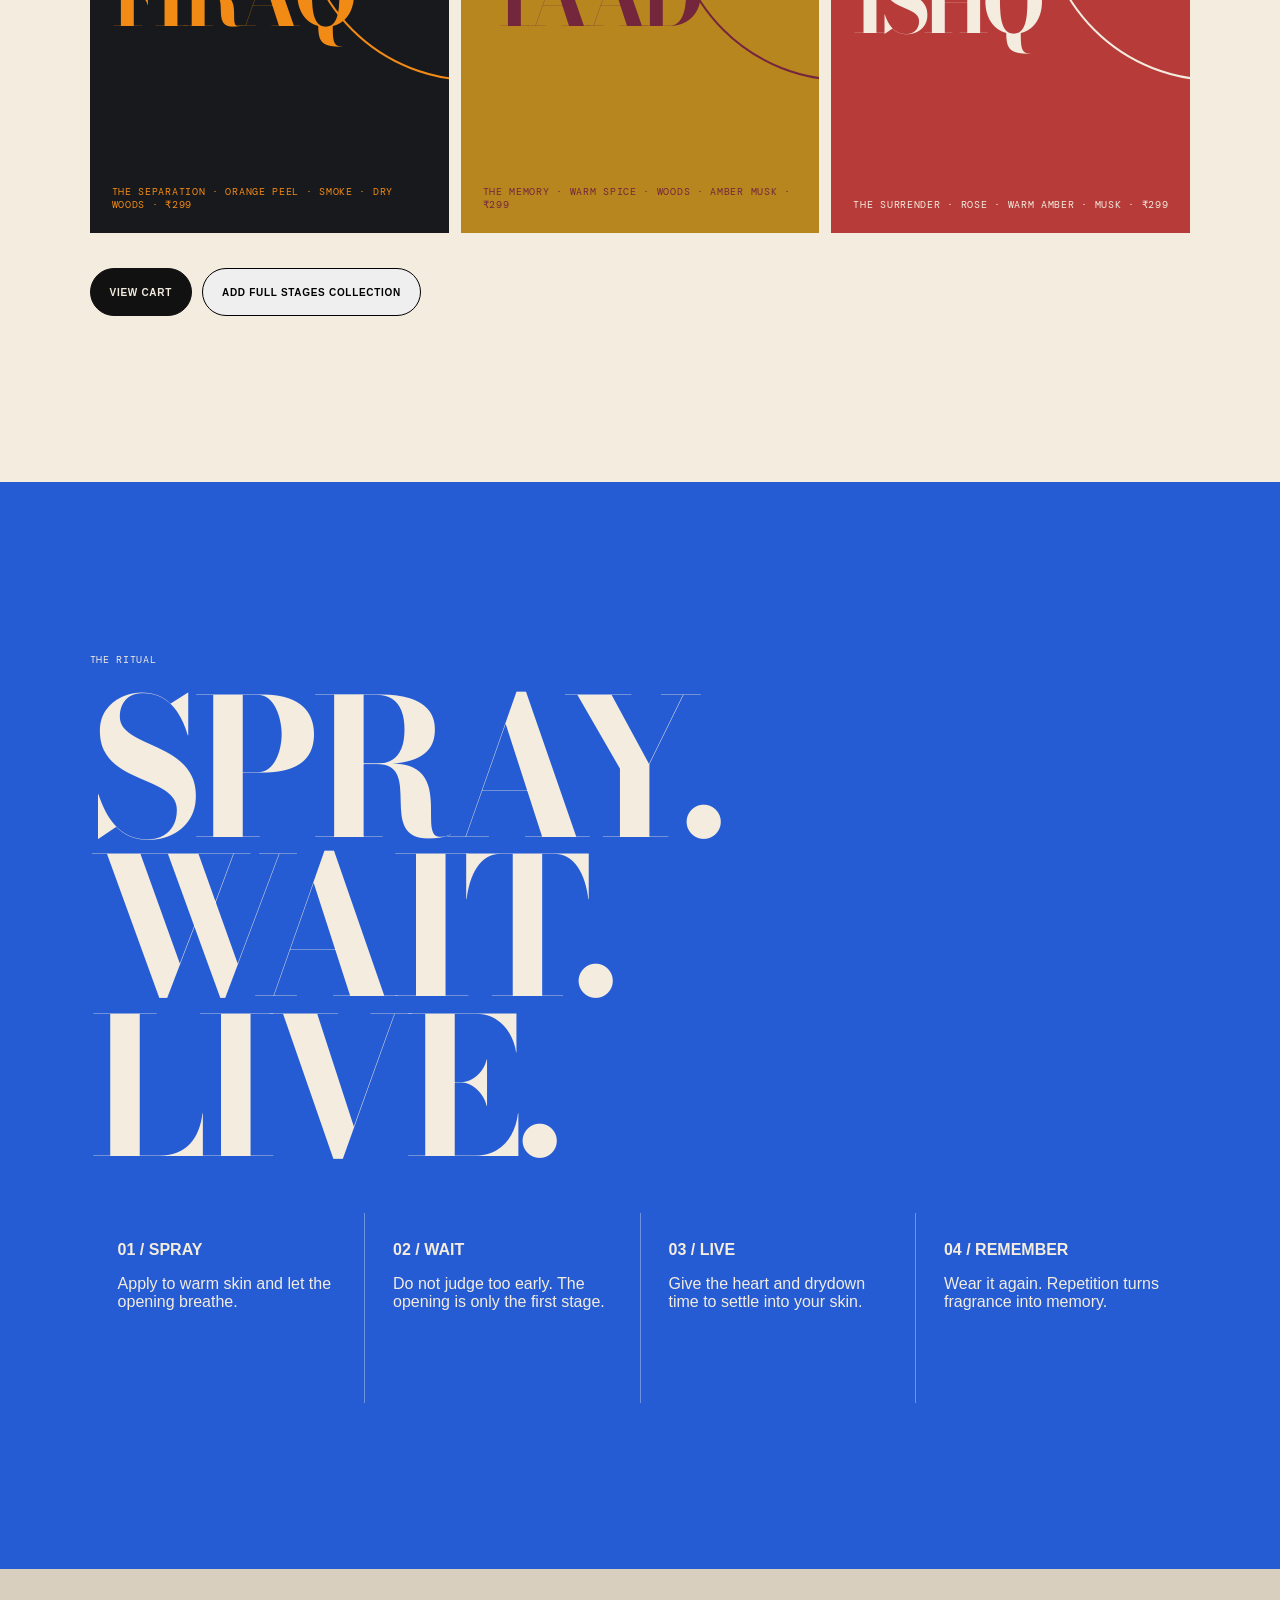
<file: site.html>
<!doctype html><html lang="en"><head><meta charset="utf-8"><meta name="viewport" content="width=device-width,initial-scale=1"><meta http-equiv="refresh" content="0;url=/"><link rel="canonical" href="/"><title>WHIFF | House of Whiff</title><script>location.replace('/')</script></head><body></body></html>
</file>
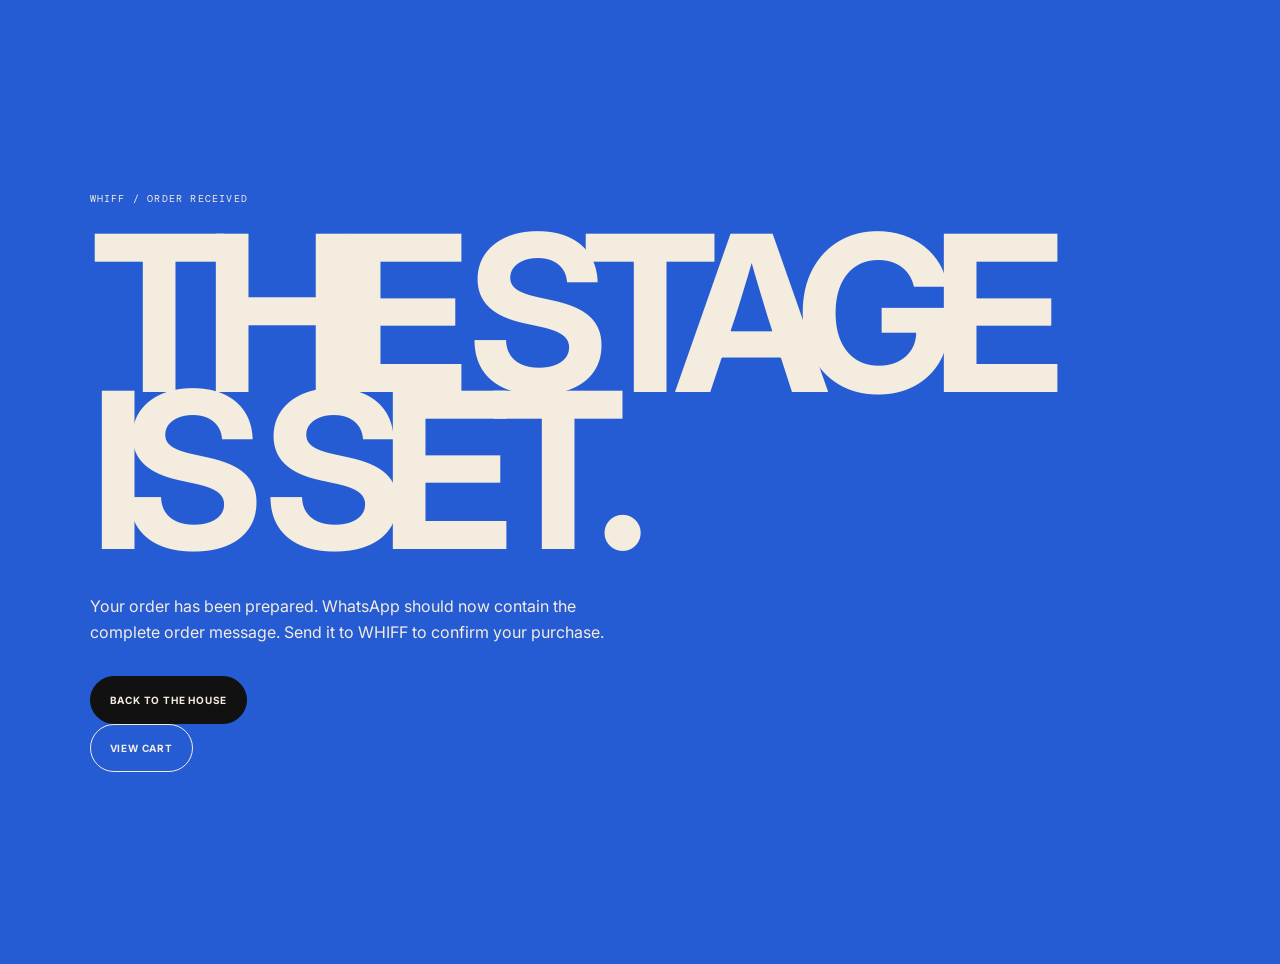
<file: thank-you.html>
<!doctype html><html lang="en"><head><meta charset="utf-8"><meta name="viewport" content="width=device-width,initial-scale=1"><title>Order Received | WHIFF</title><link rel="stylesheet" href="/styles.css"><link href="https://fonts.googleapis.com/css2?family=DM+Mono:wght@400;500&family=Inter:wght@400;500;600;700;800;900&display=swap" rel="stylesheet"></head><body class="shopPage thankPage"><main class="thank"><span class="mono">WHIFF / ORDER RECEIVED</span><h1>THE STAGE<br>IS SET.</h1><p>Your order has been prepared. WhatsApp should now contain the complete order message. Send it to WHIFF to confirm your purchase.</p><a class="btn fill" href="/">Back to the house</a><a class="btn" href="/cart.html">View cart</a></main></body></html>
</file>
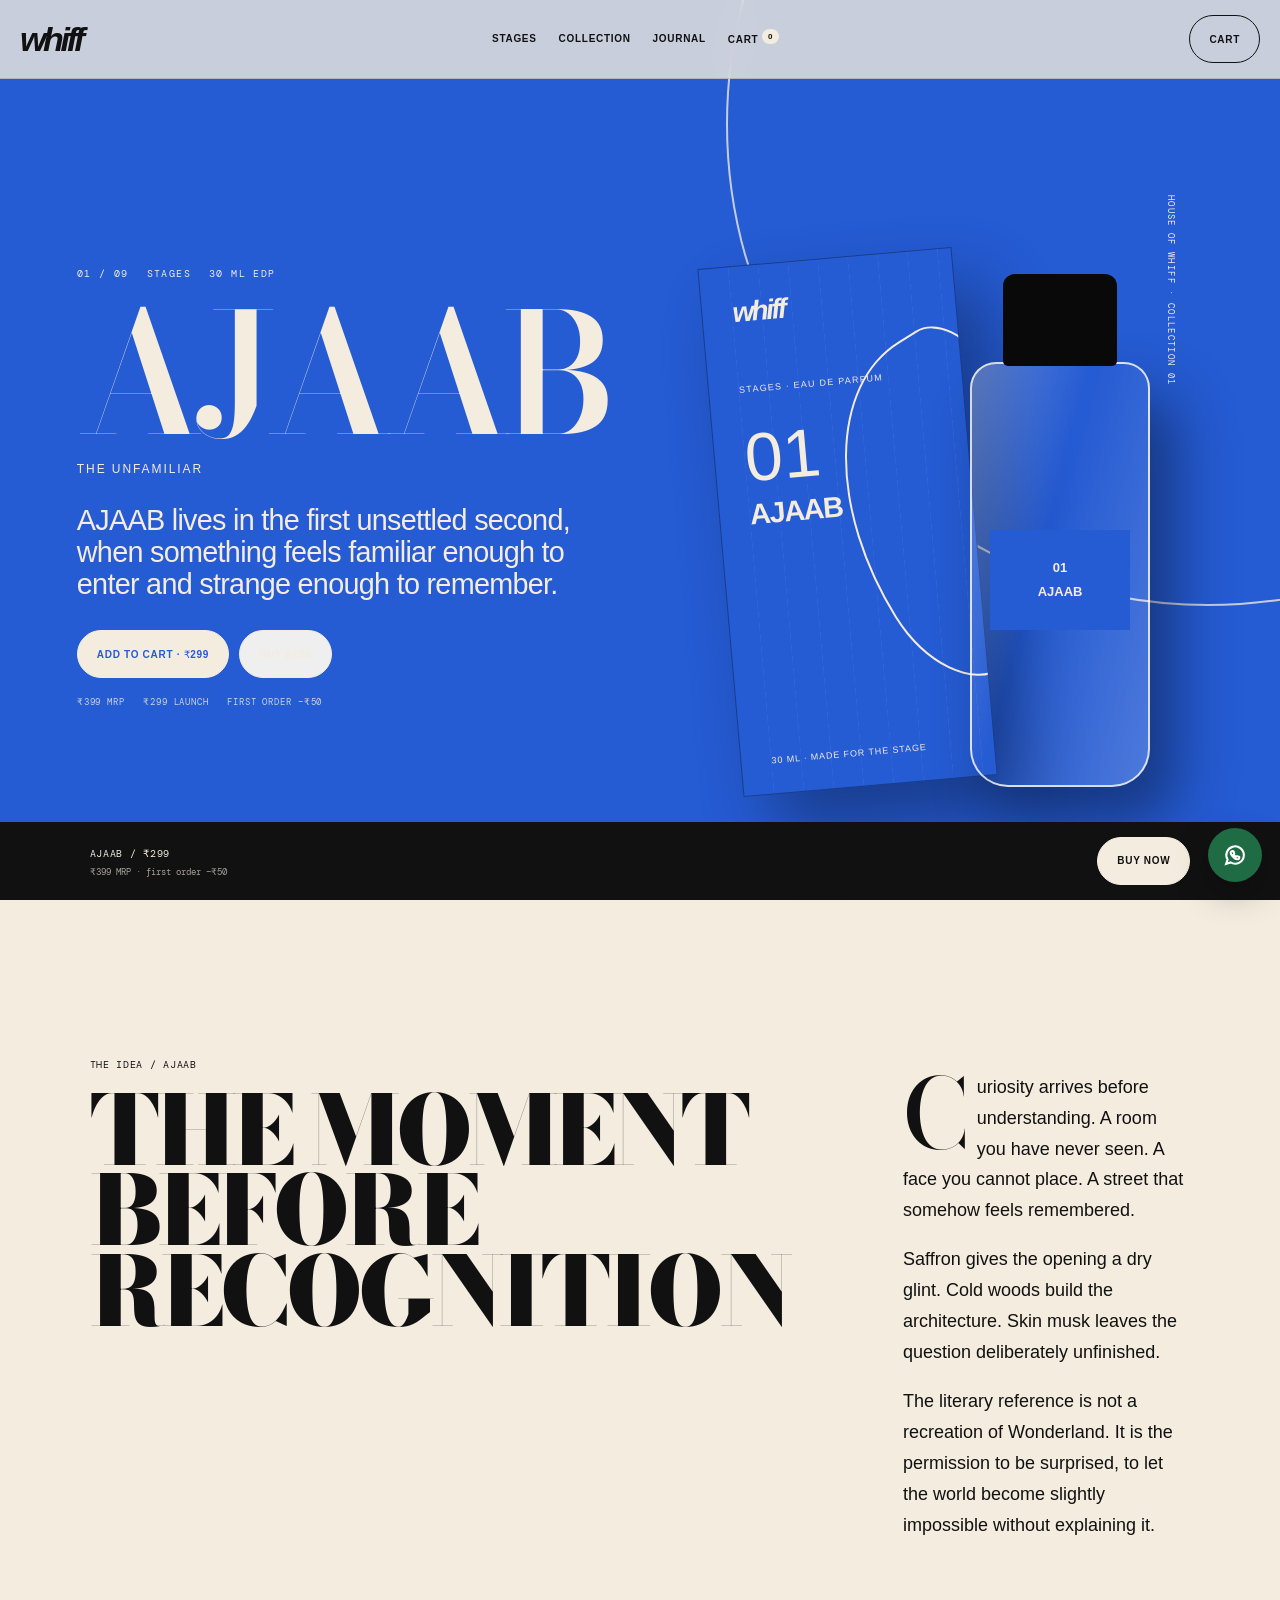
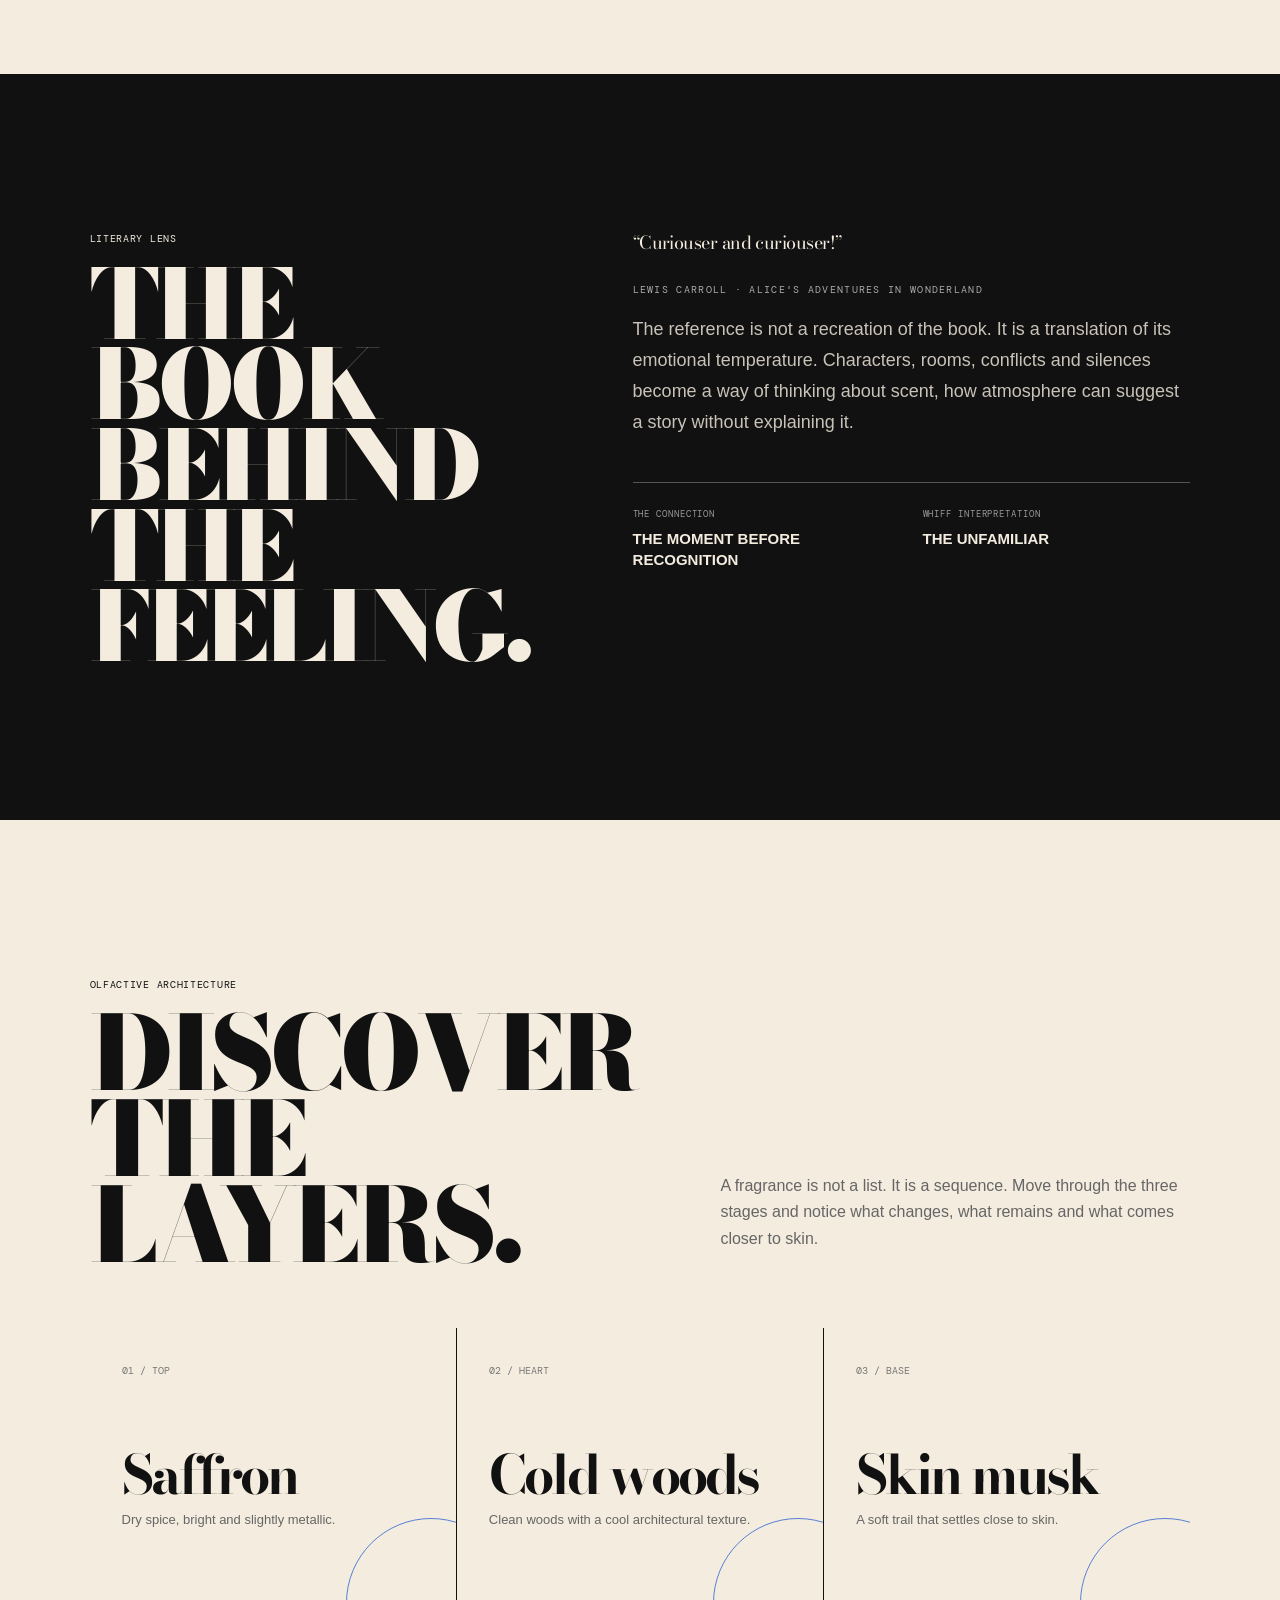
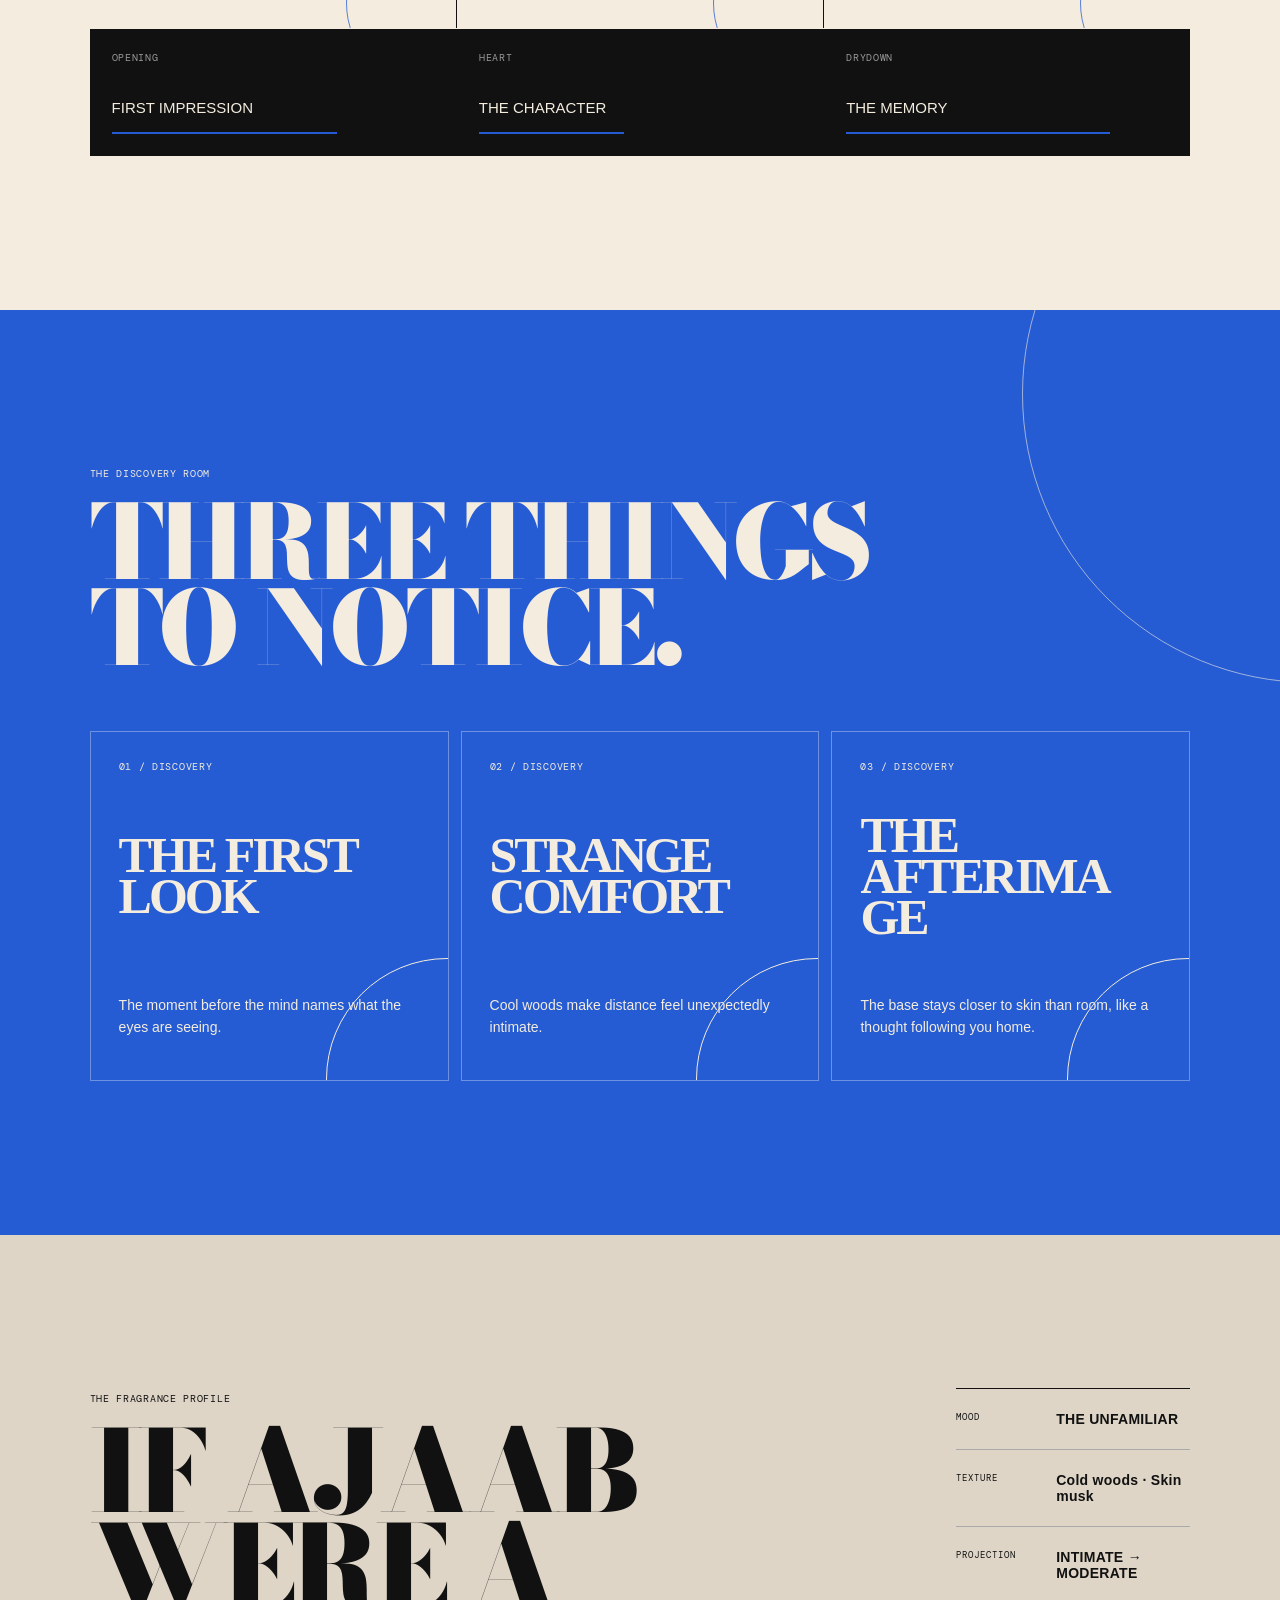
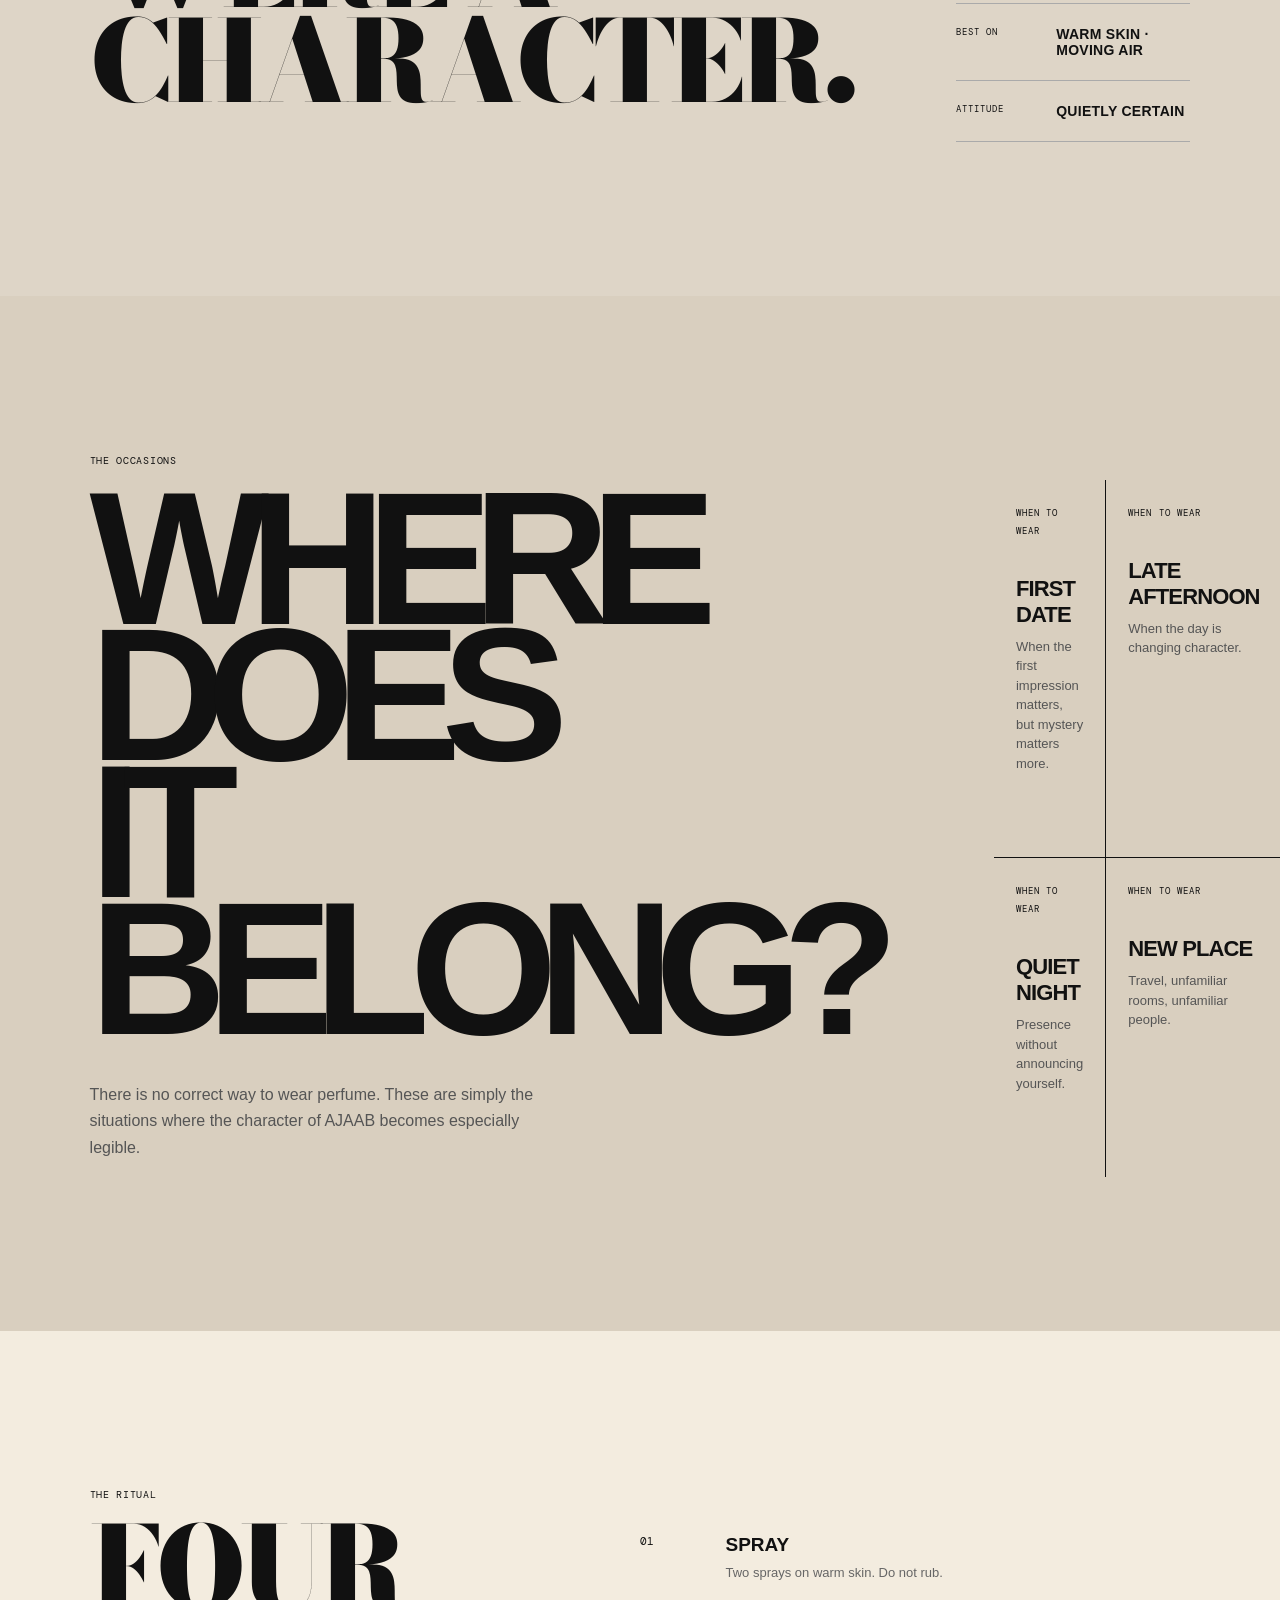
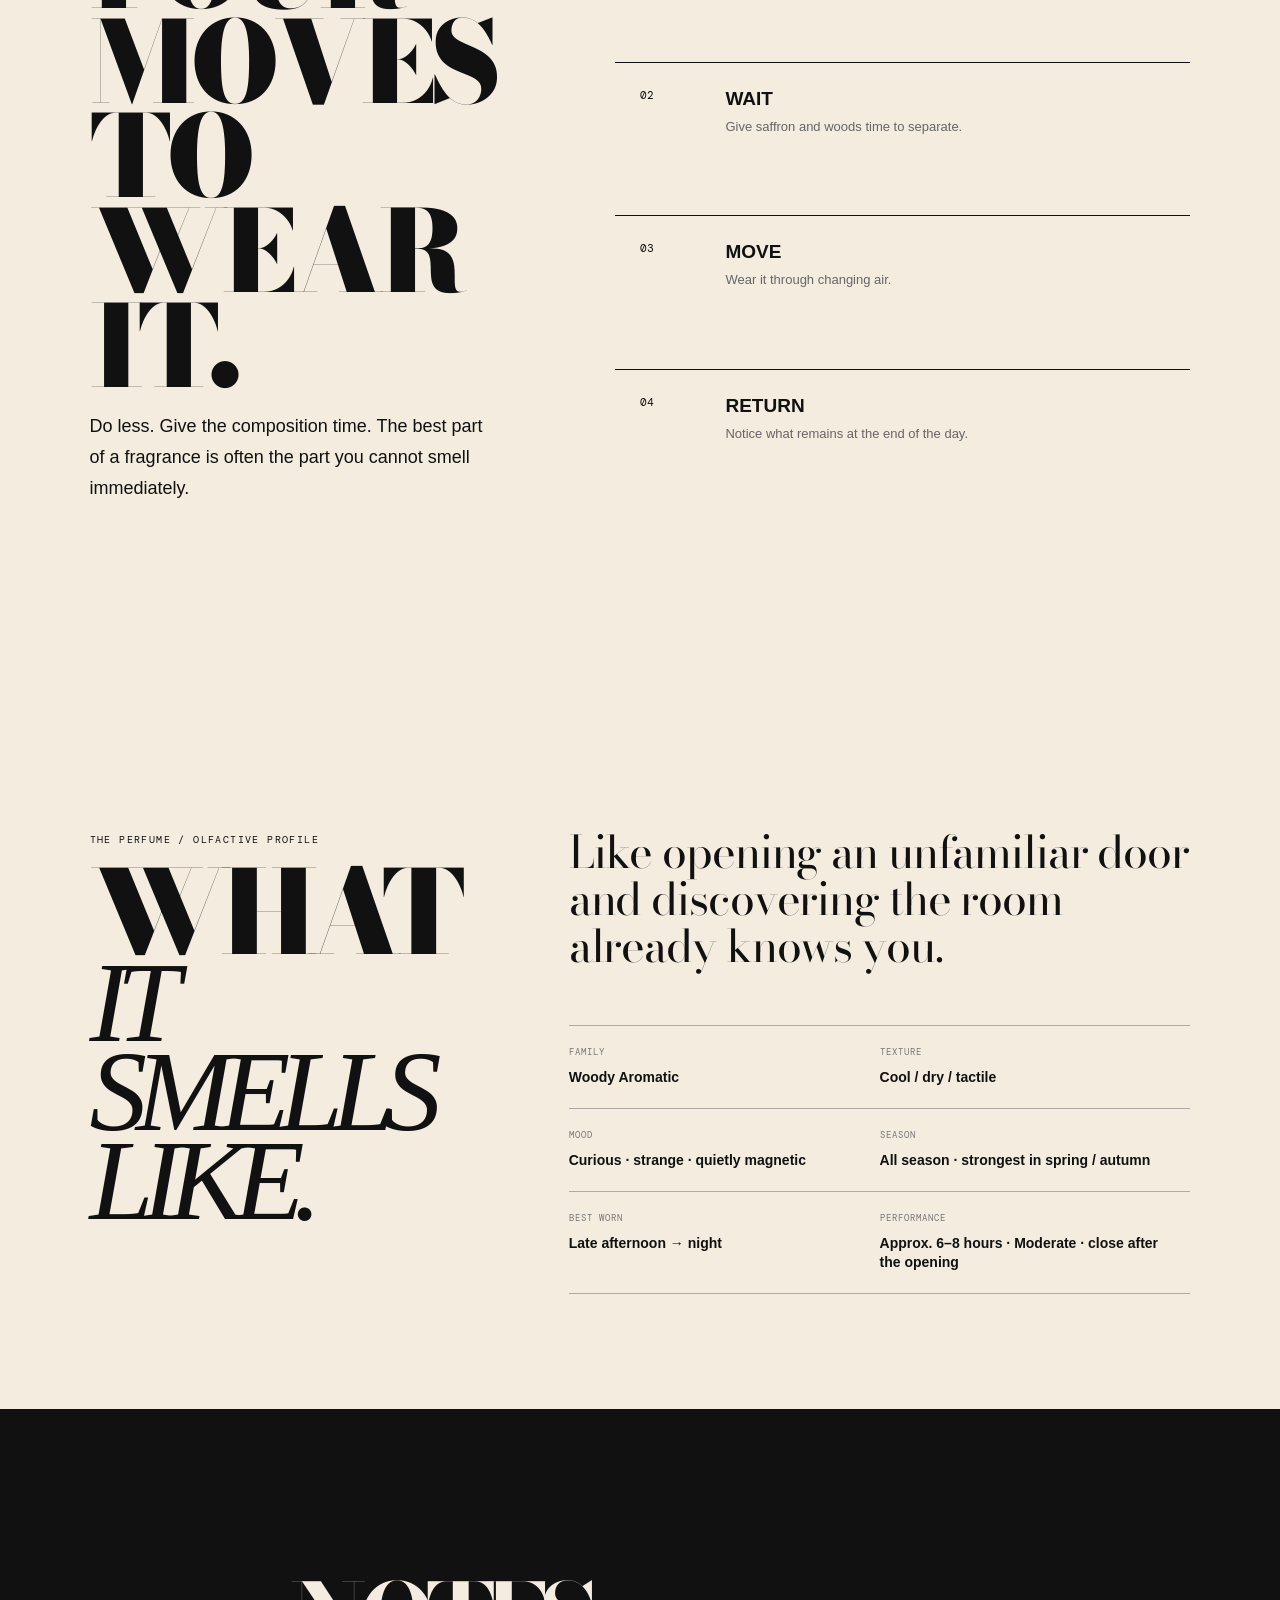
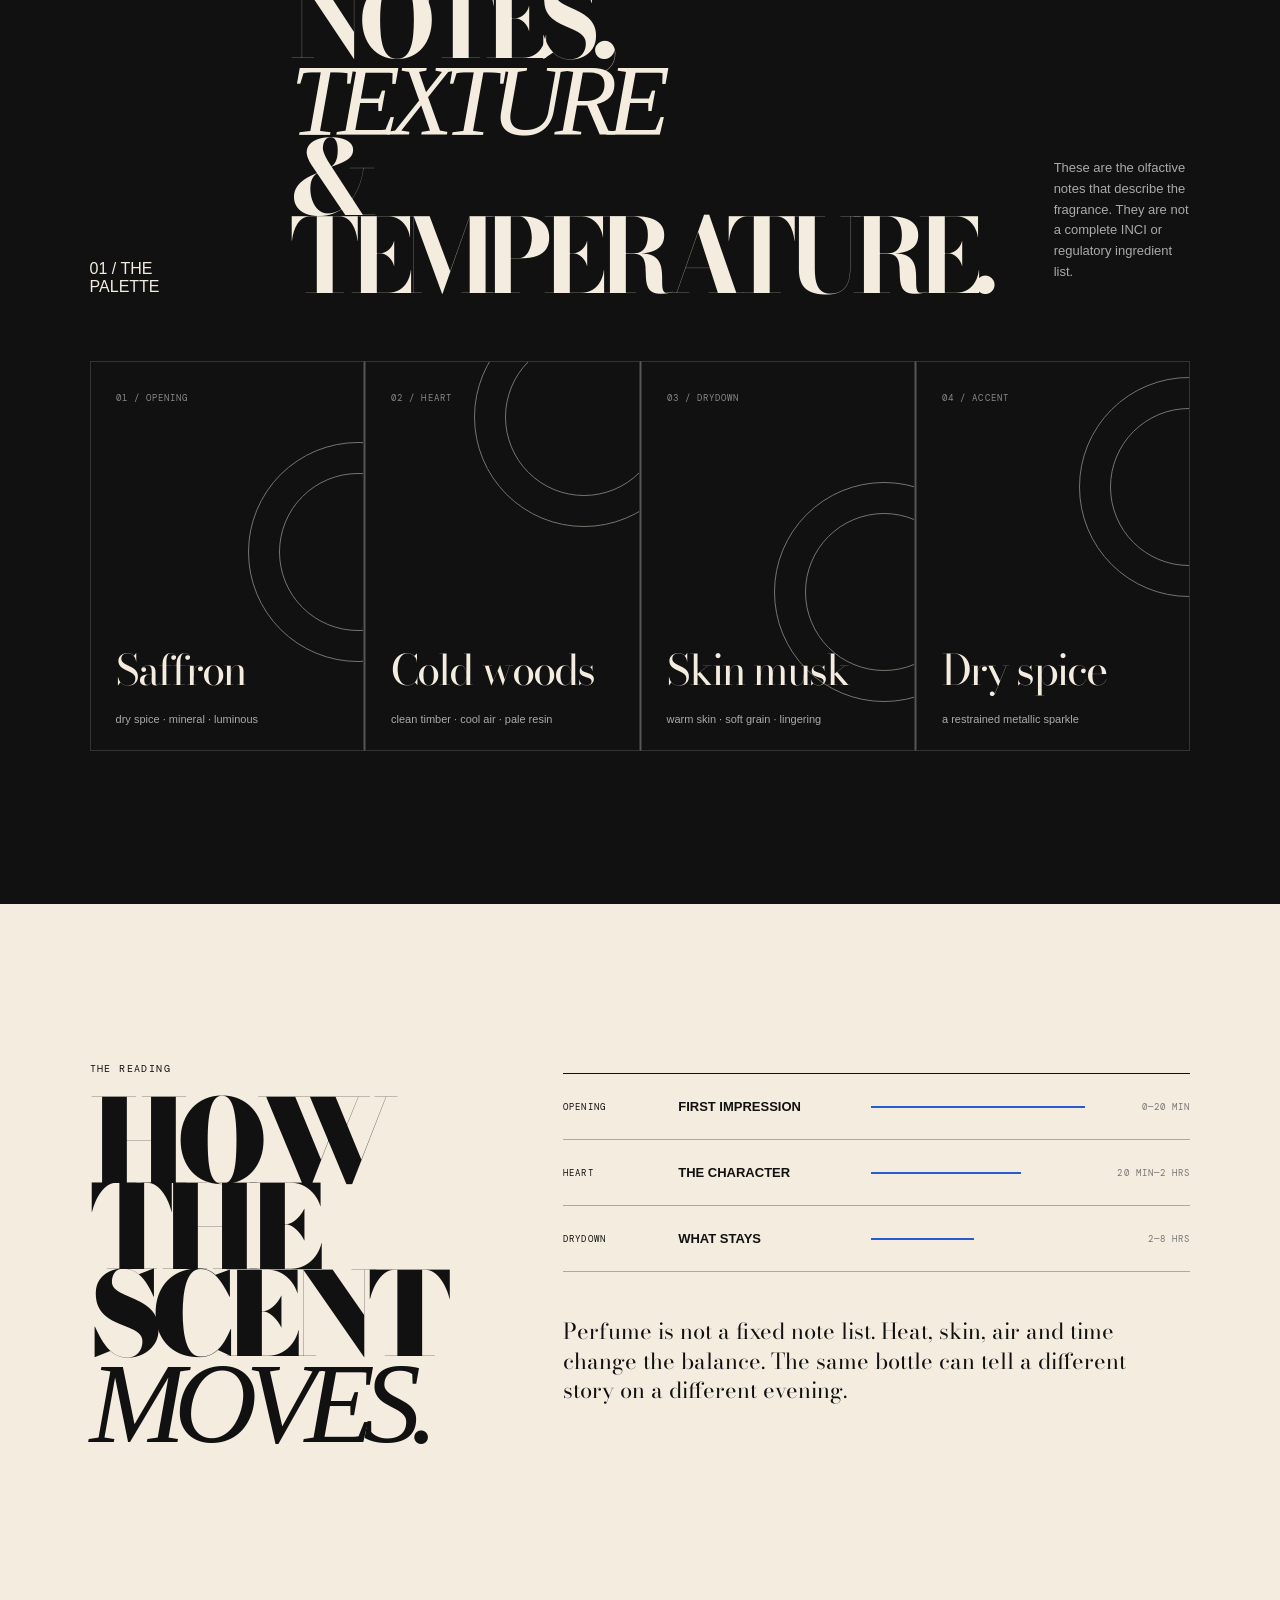
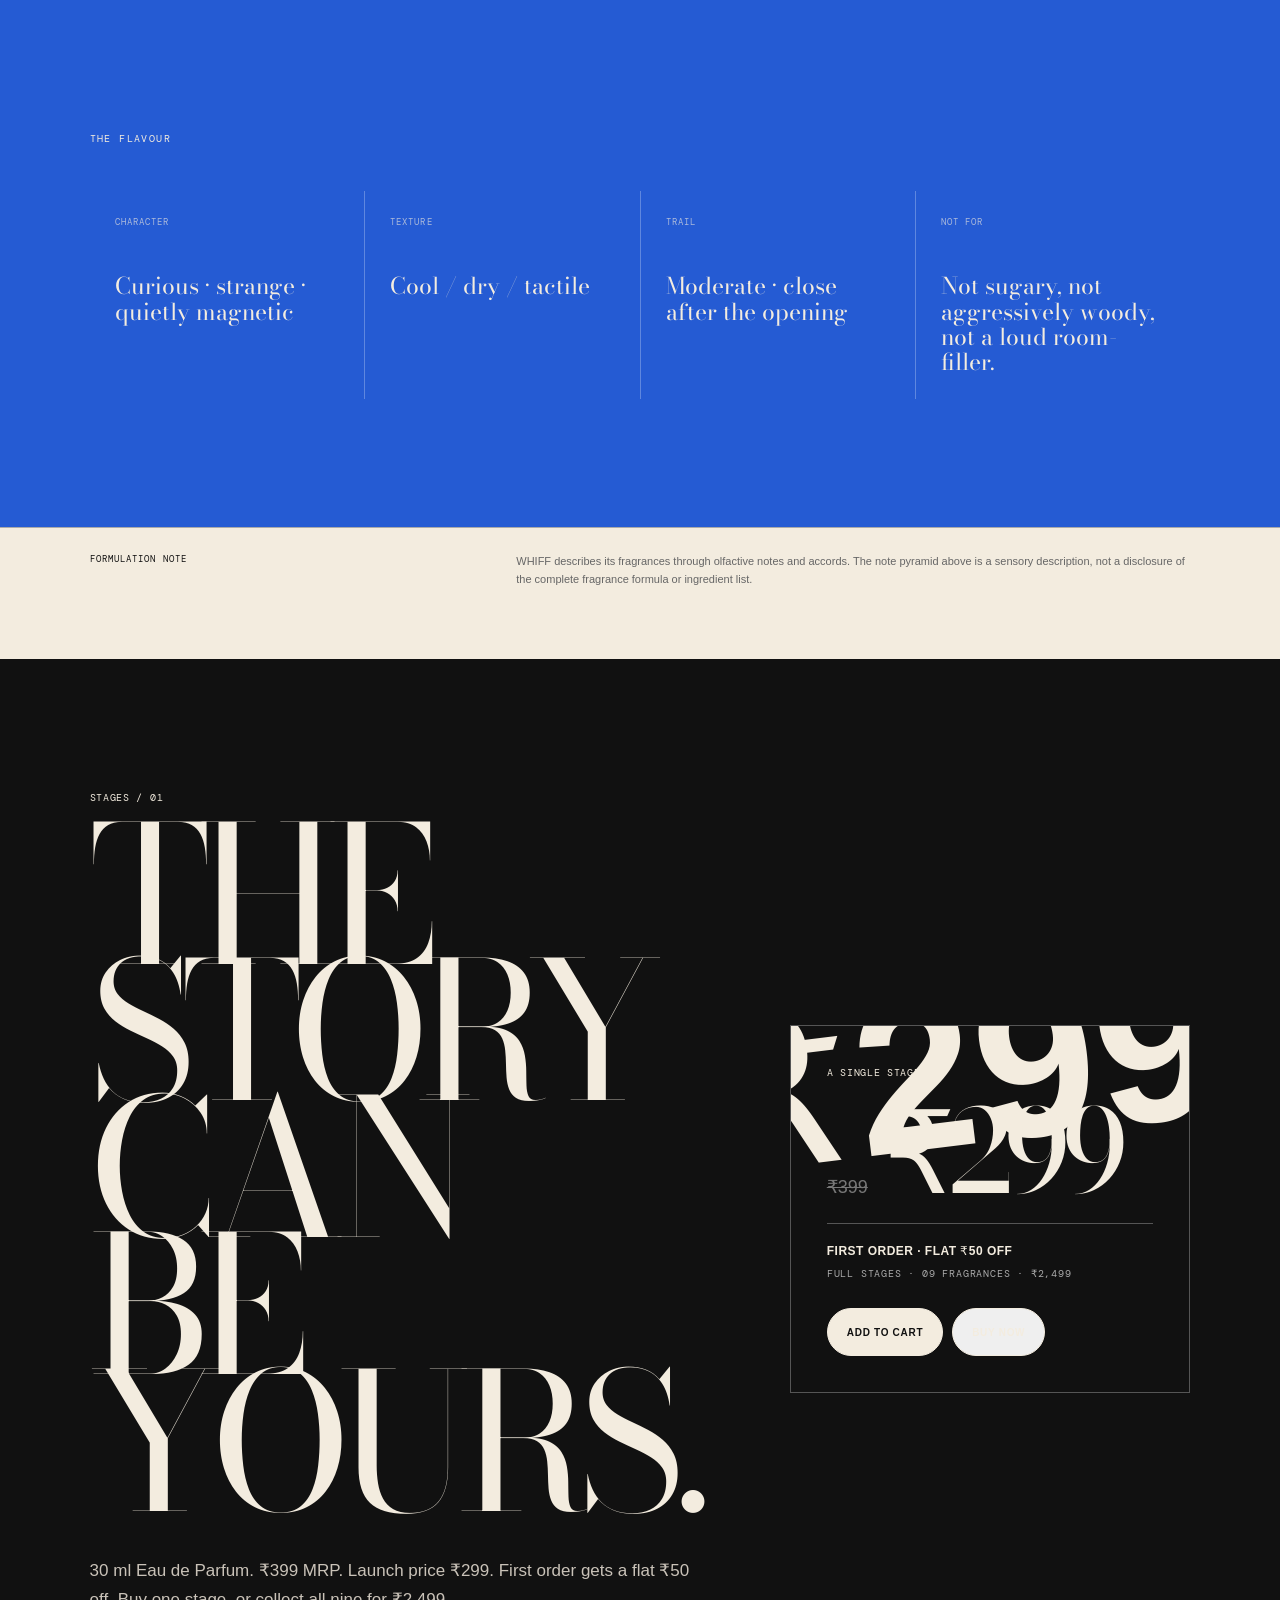
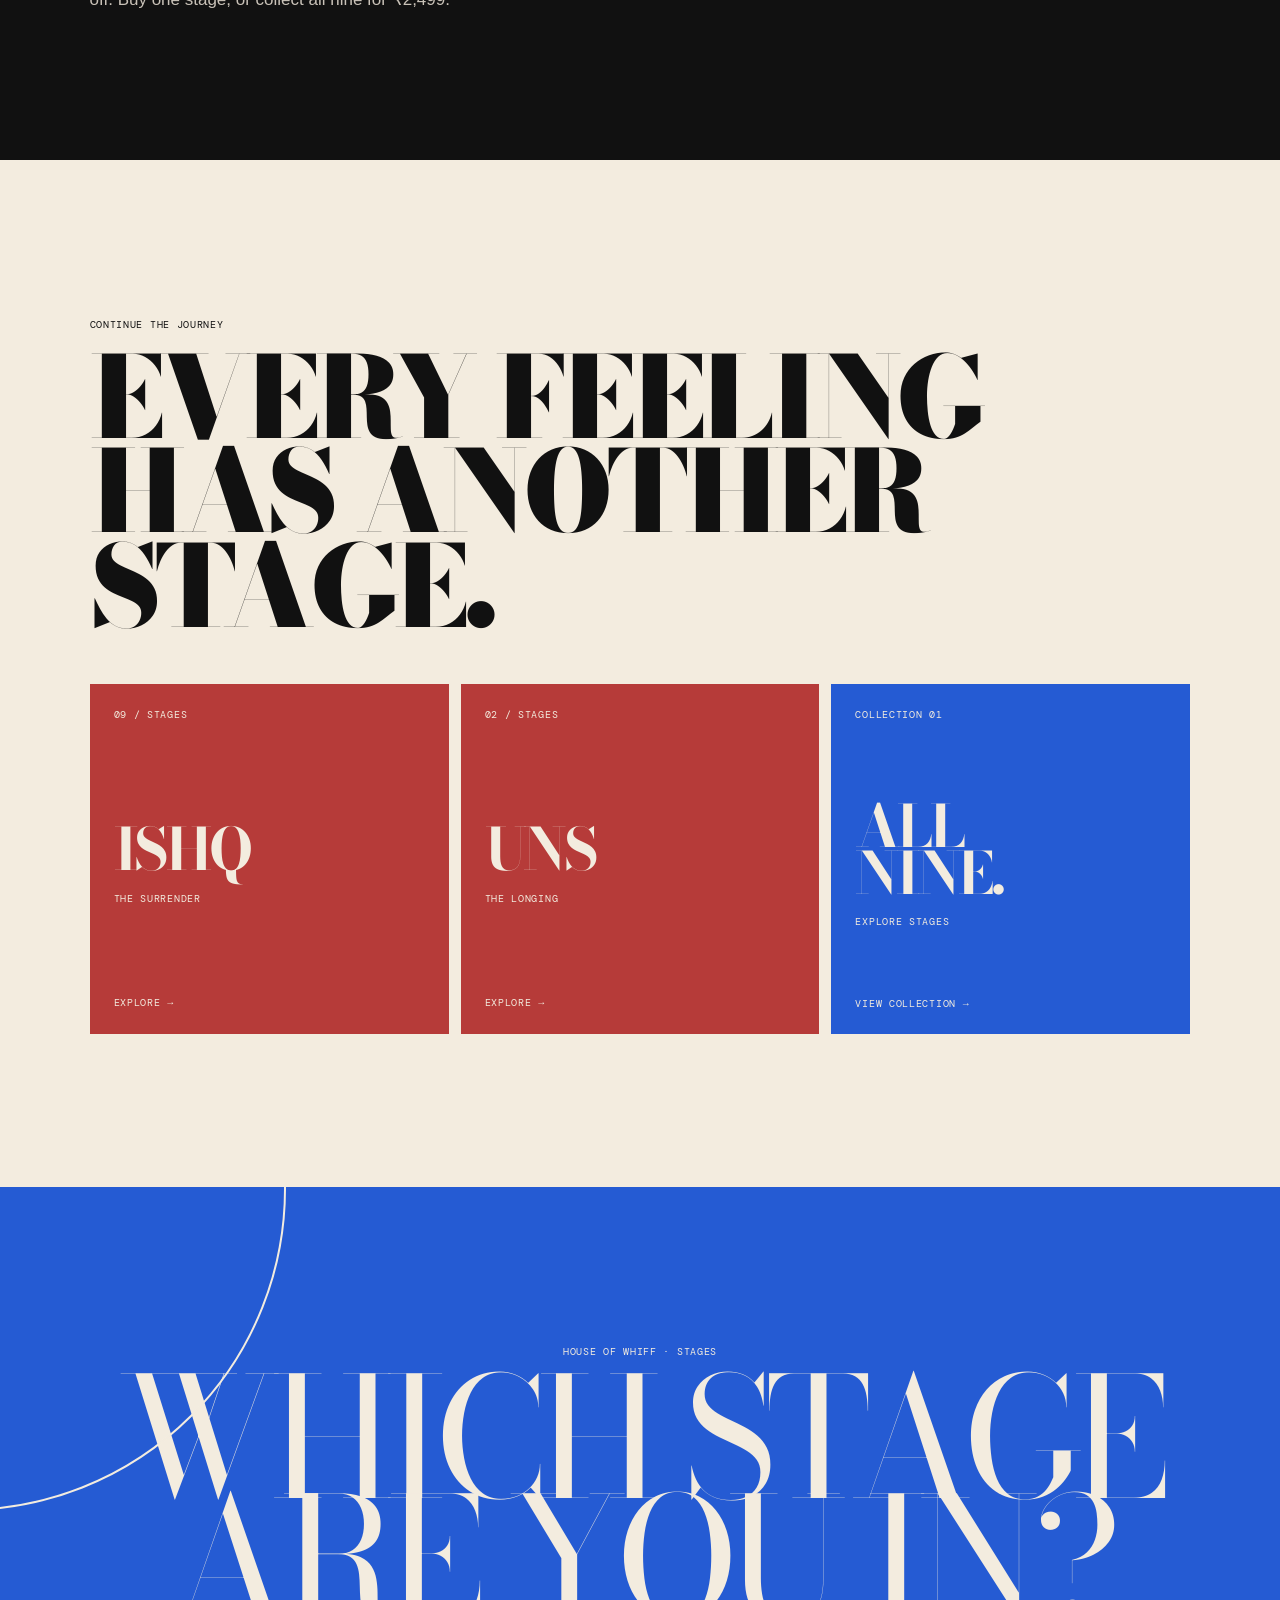
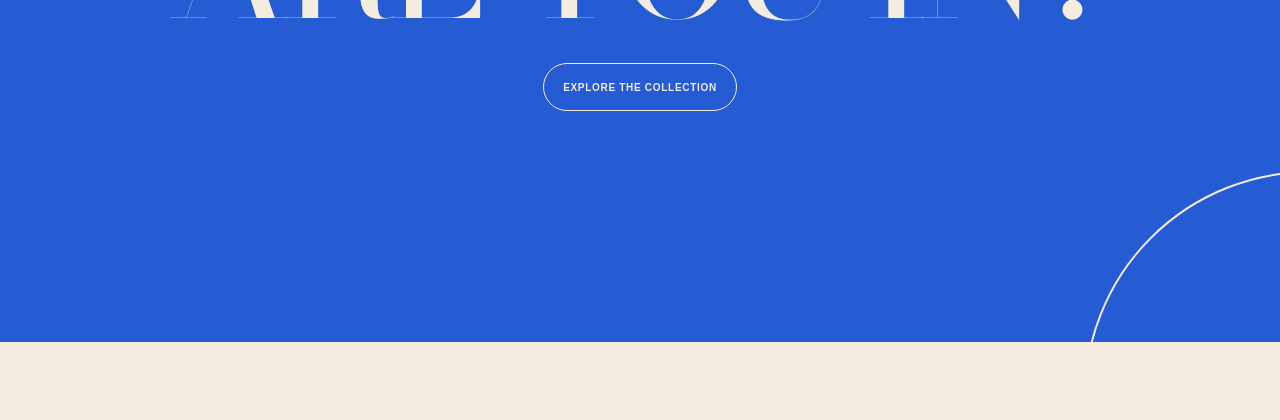
<file: stages/01.html>
<!doctype html><html lang="en"><head><meta charset="utf-8"><meta name="viewport" content="width=device-width,initial-scale=1"><meta name="description" content="AJAAB, Stage 01 of WHIFF STAGES. The unfamiliar, translated through literature and scent."><title>AJAAB · The Unfamiliar | WHIFF</title><link rel="stylesheet" href="/styles.css"><link rel="stylesheet" href="/stage-stories.css"><link rel="stylesheet" href="/editorial.css"><link rel="stylesheet" href="/scent-details.css"><link href="https://fonts.googleapis.com/css2?family=DM+Mono:wght@400;500&family=Inter:wght@400;500;600;700;800;900&display=swap" rel="stylesheet"></head><body><div data-stage-page data-stage="01"></div><script src="/shop.js"></script><script src="/stage-stories.js"></script><script src="/scent-details.js"></script></body></html>
</file>
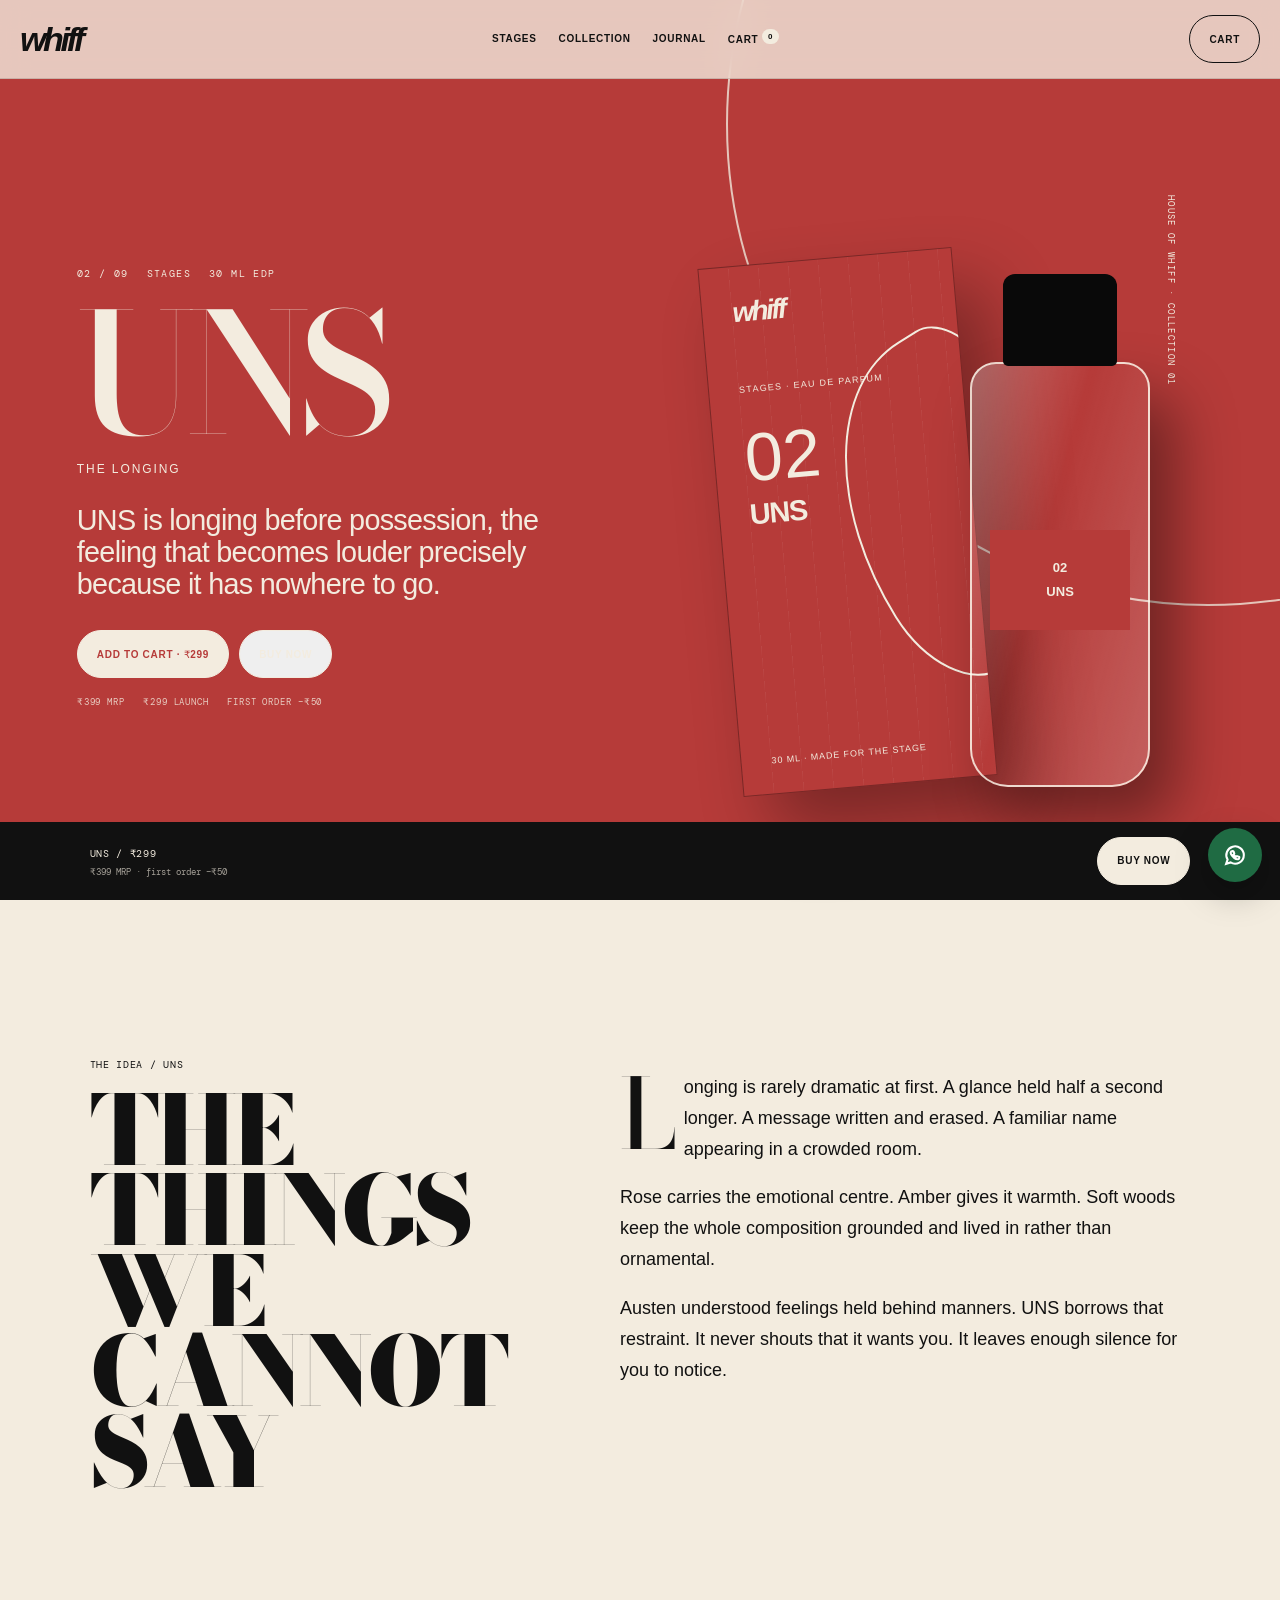
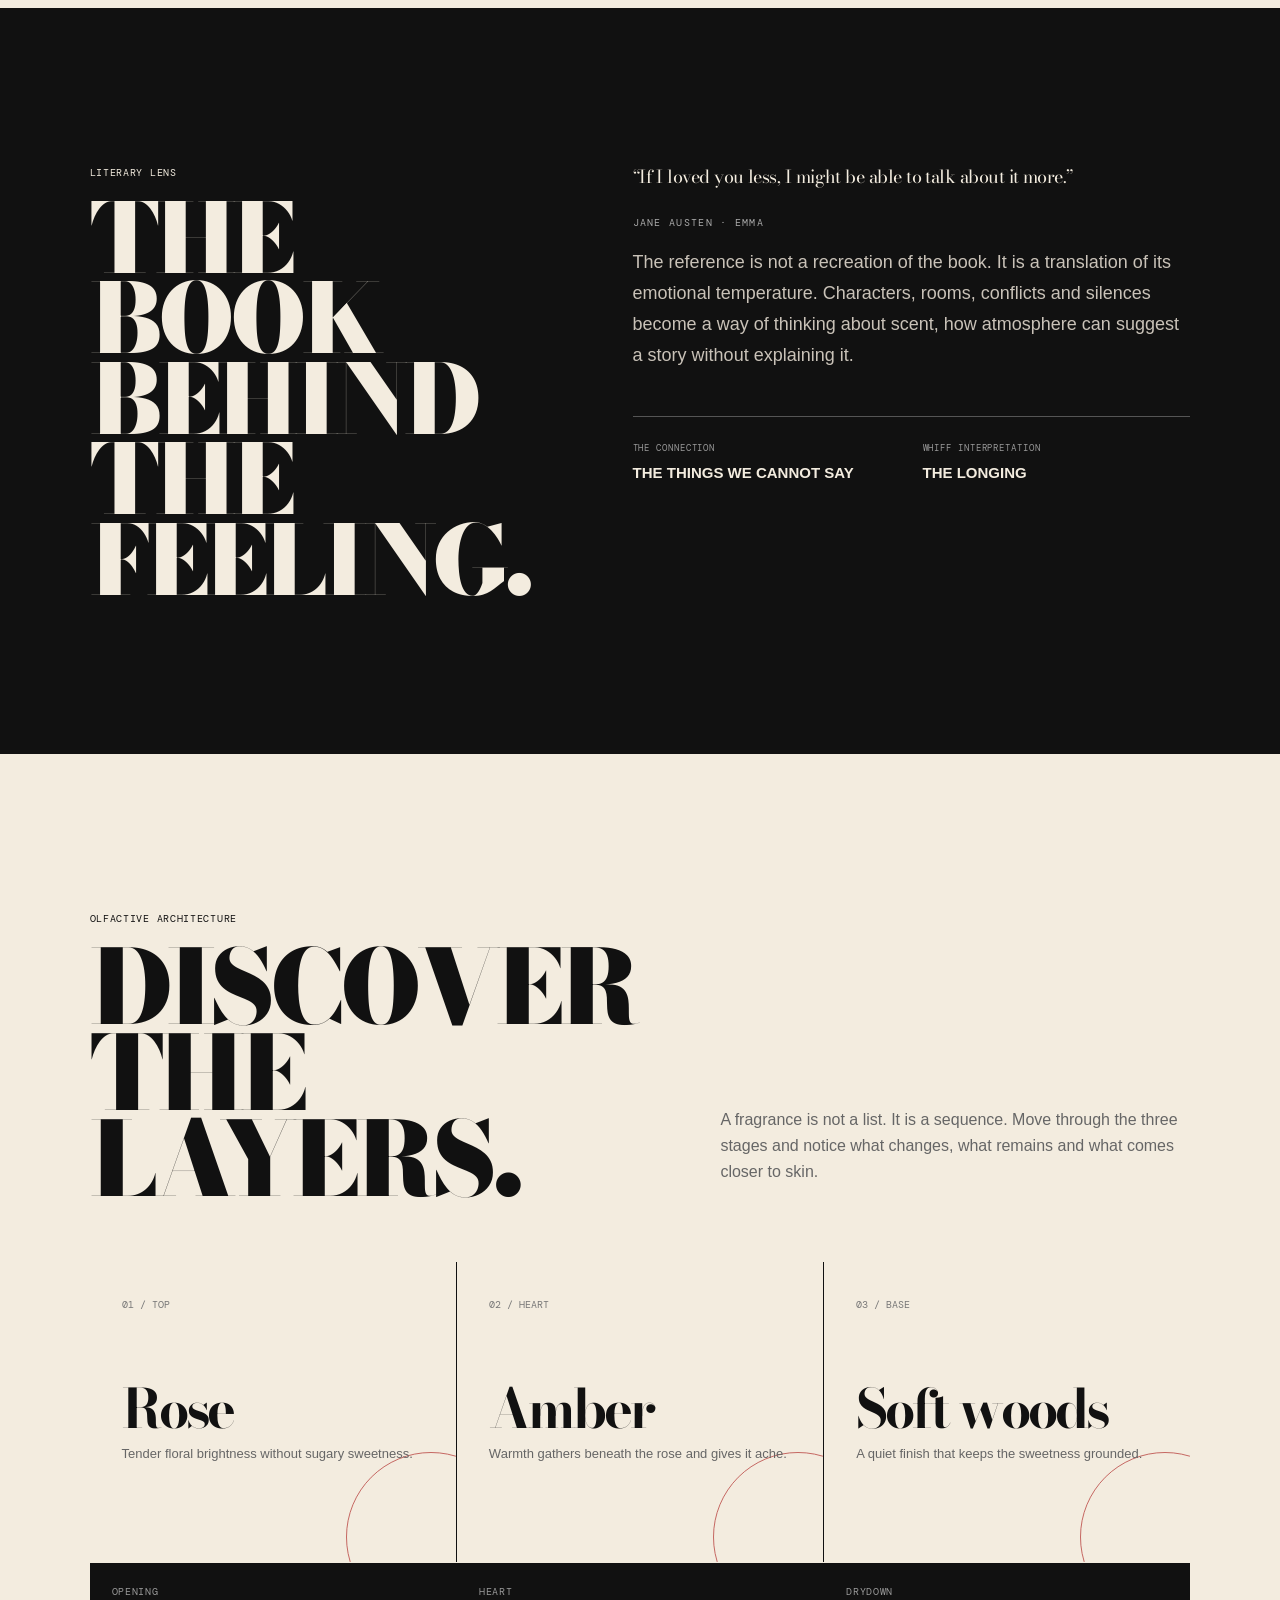
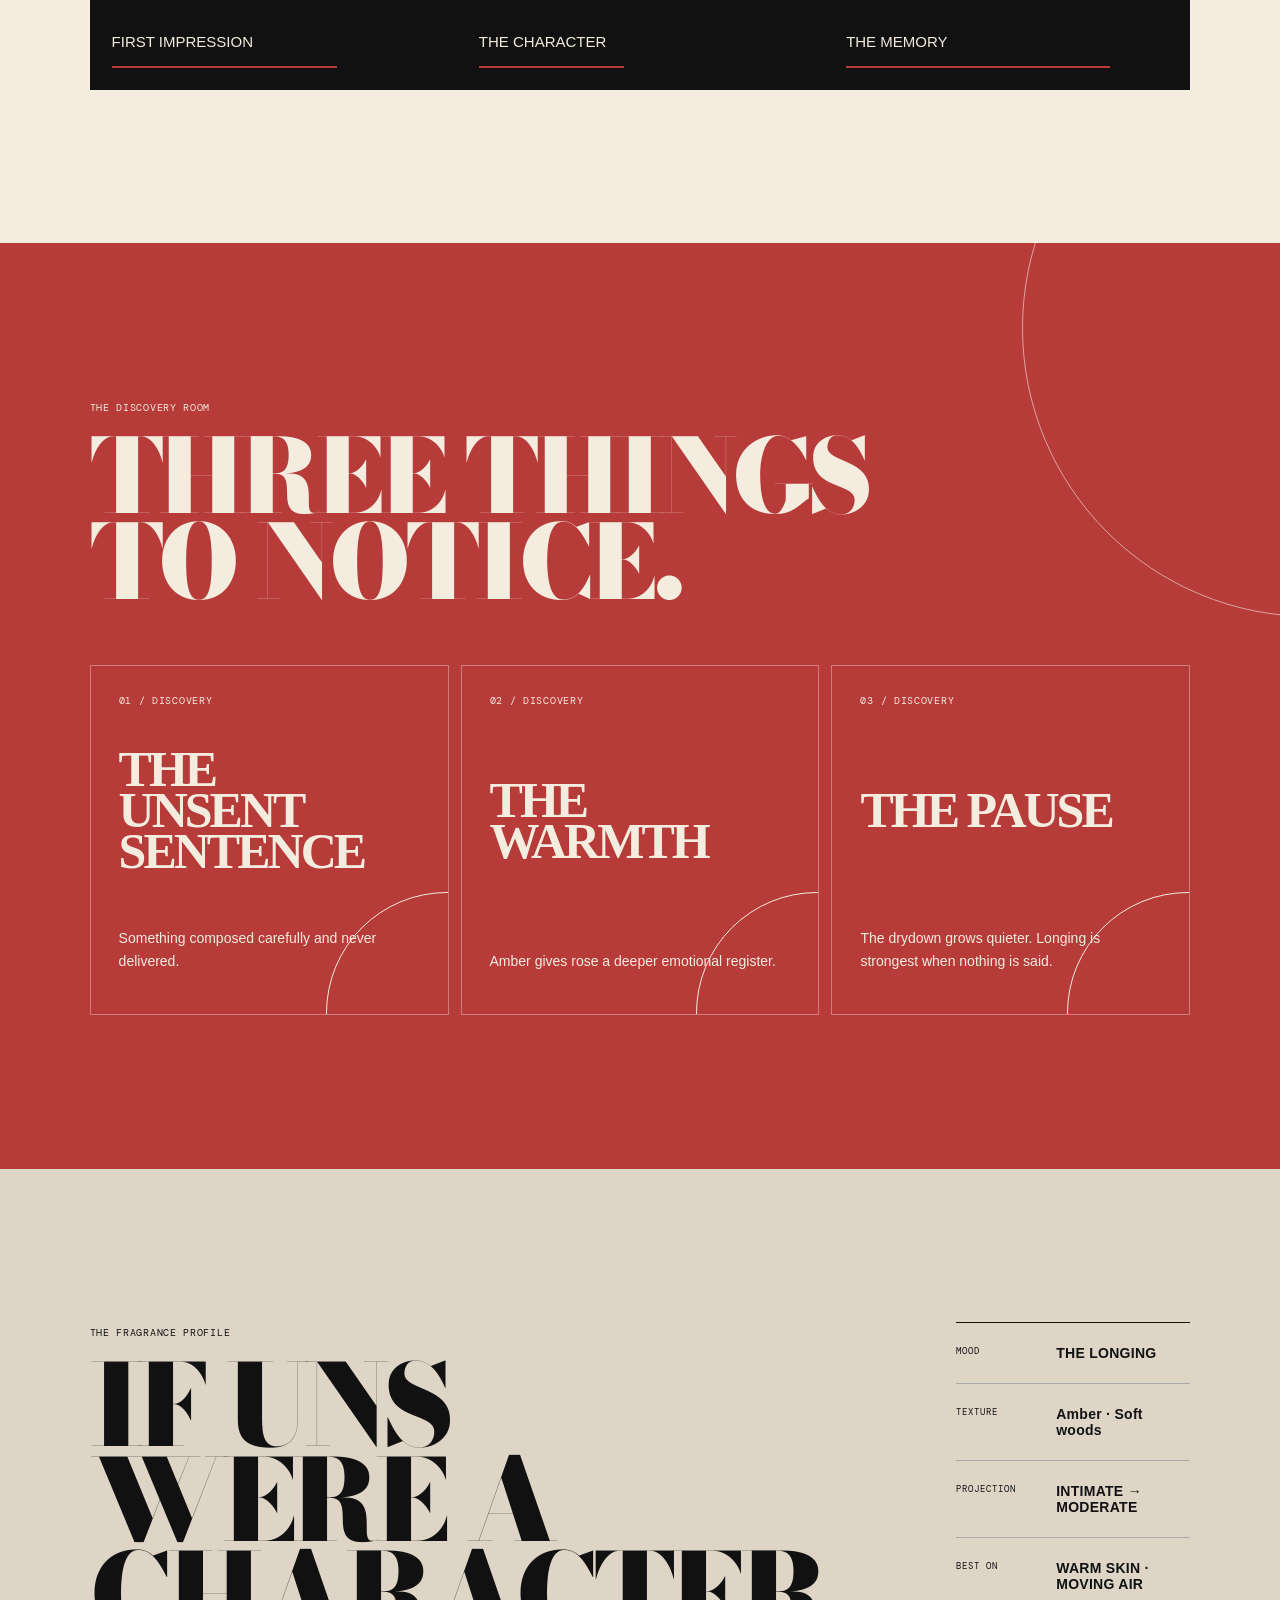
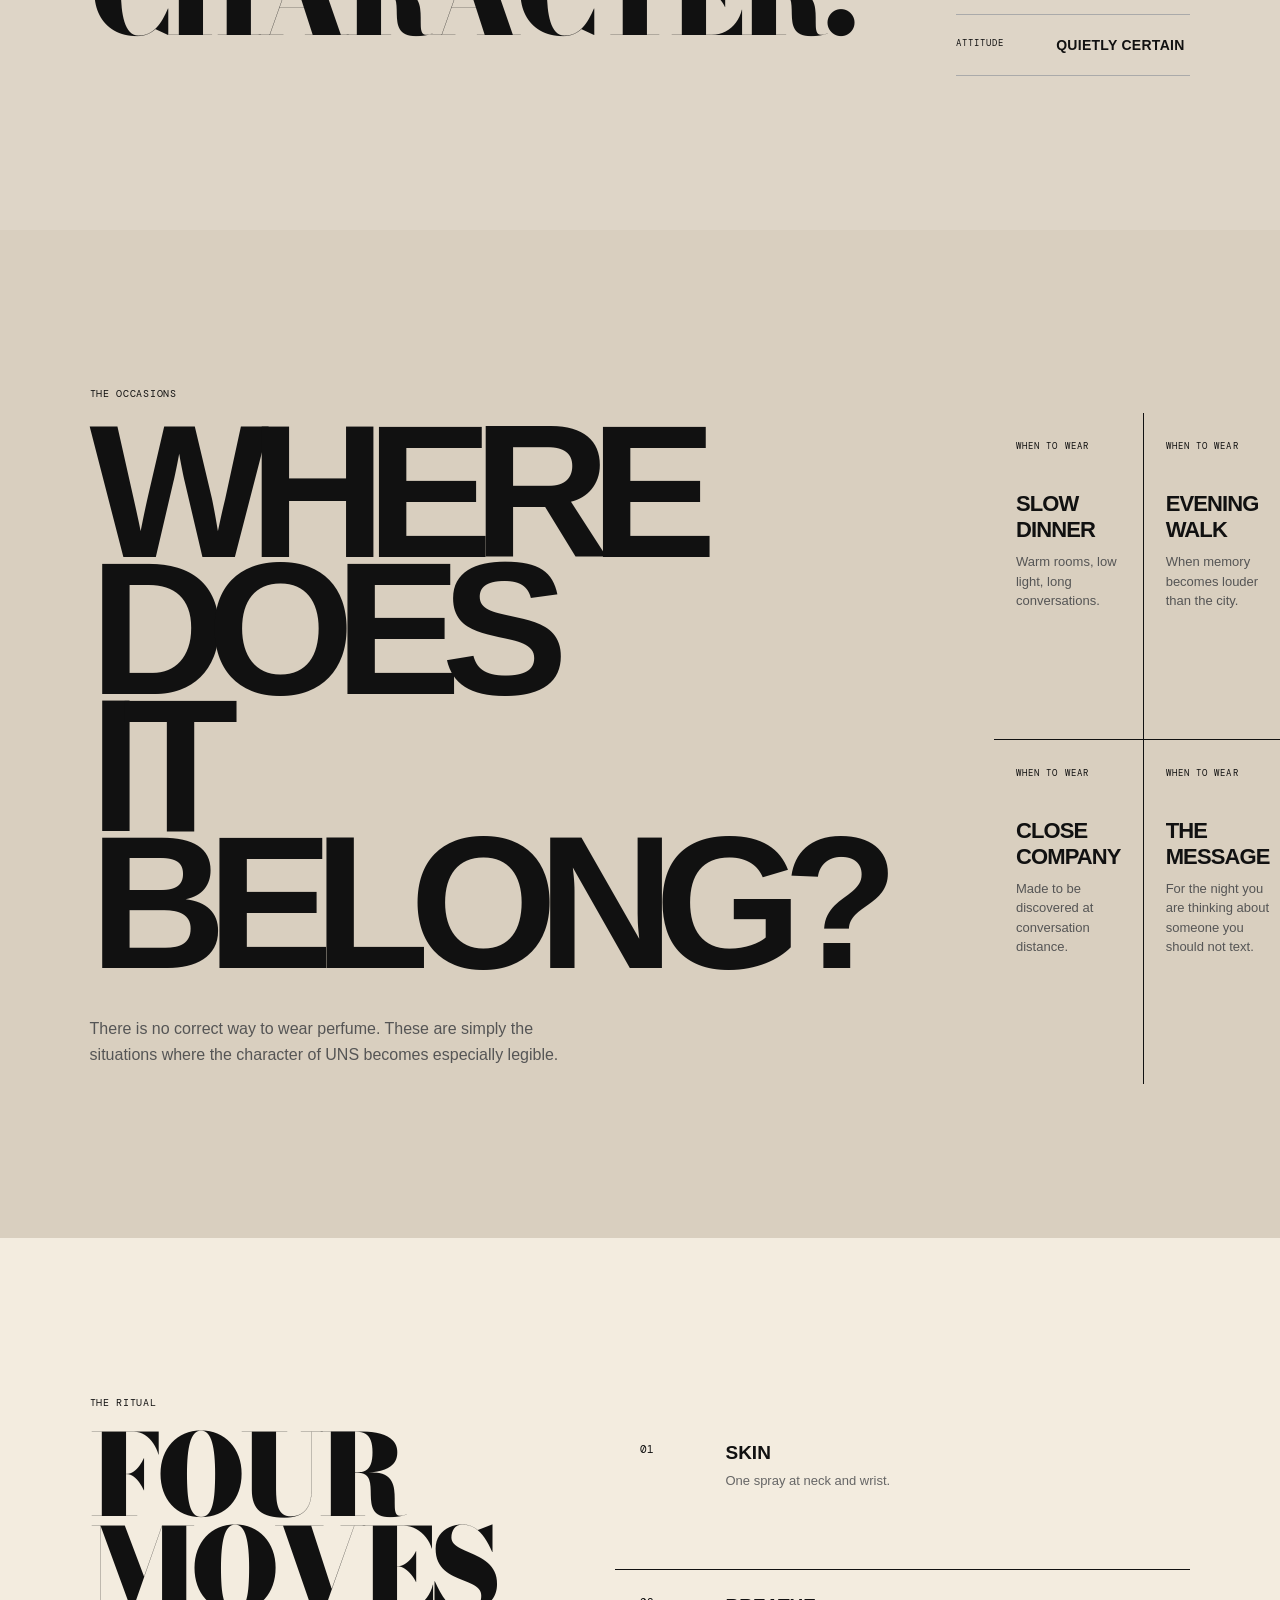
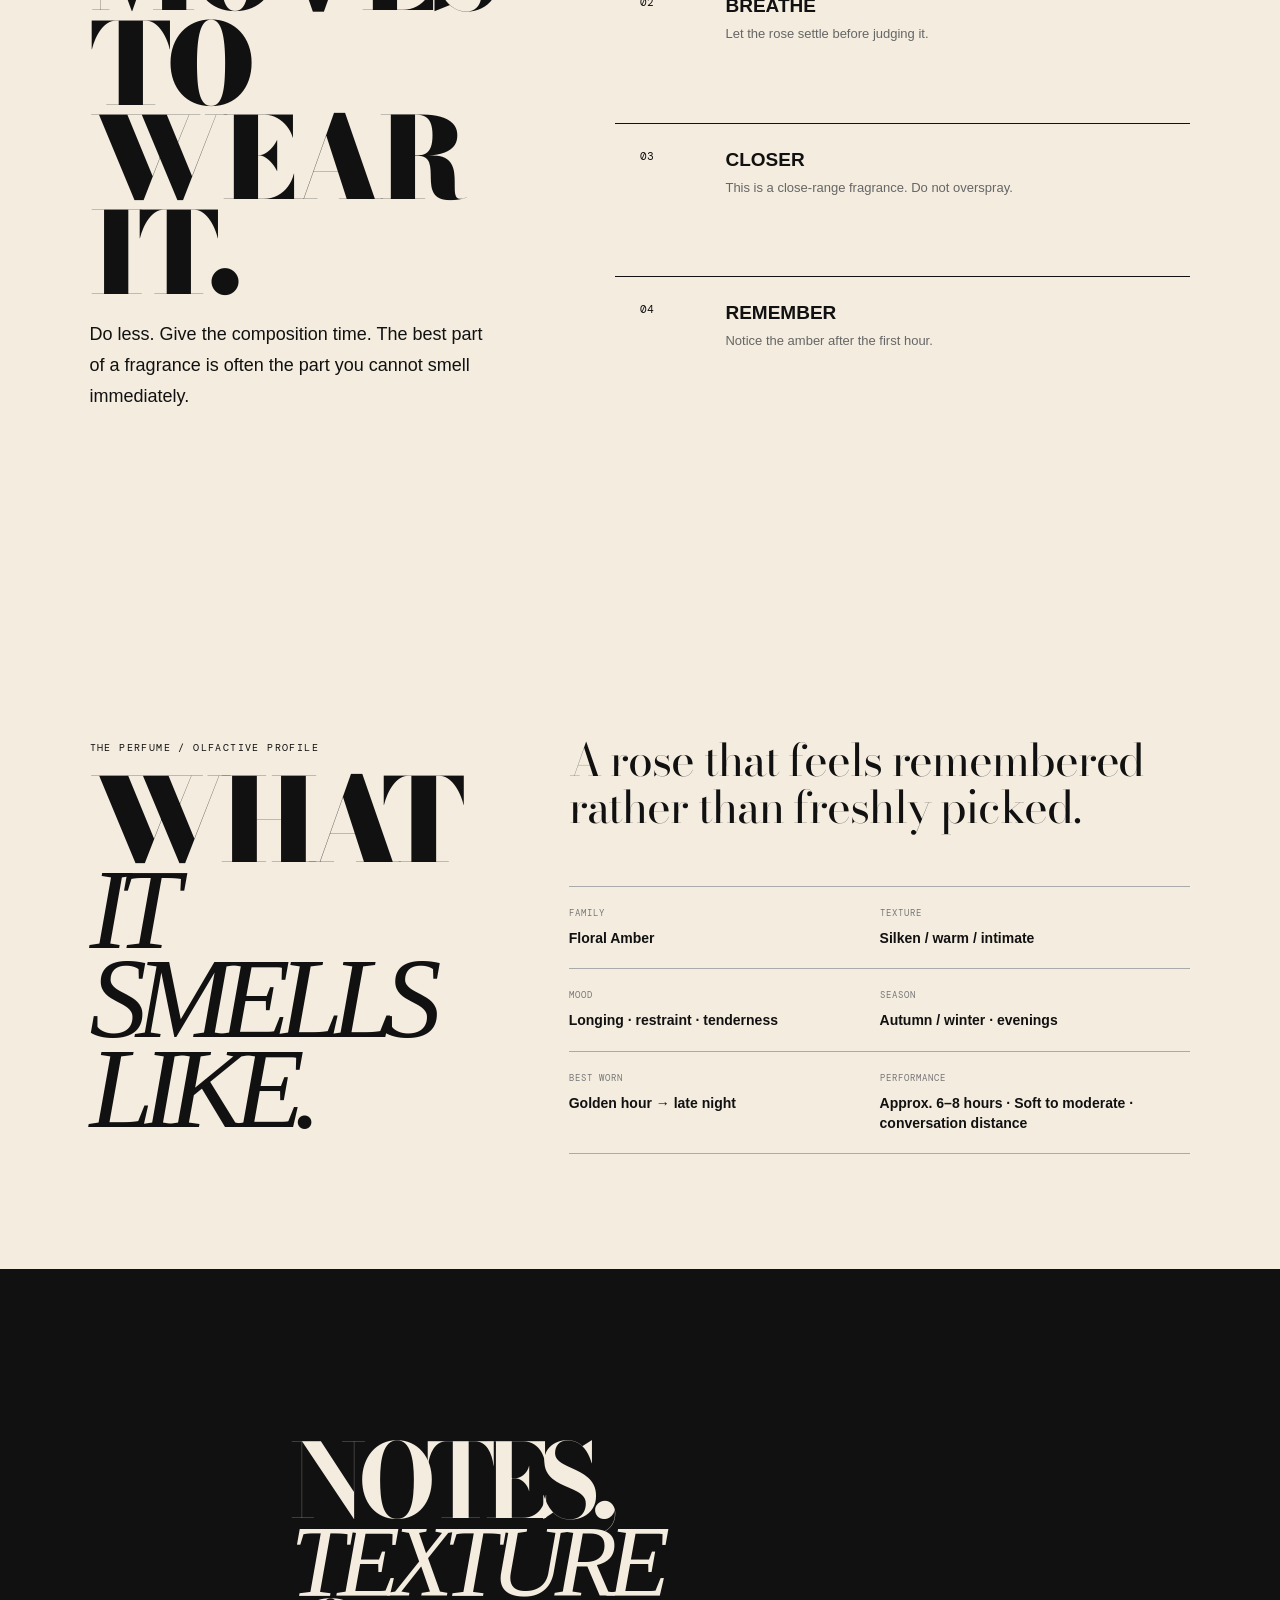
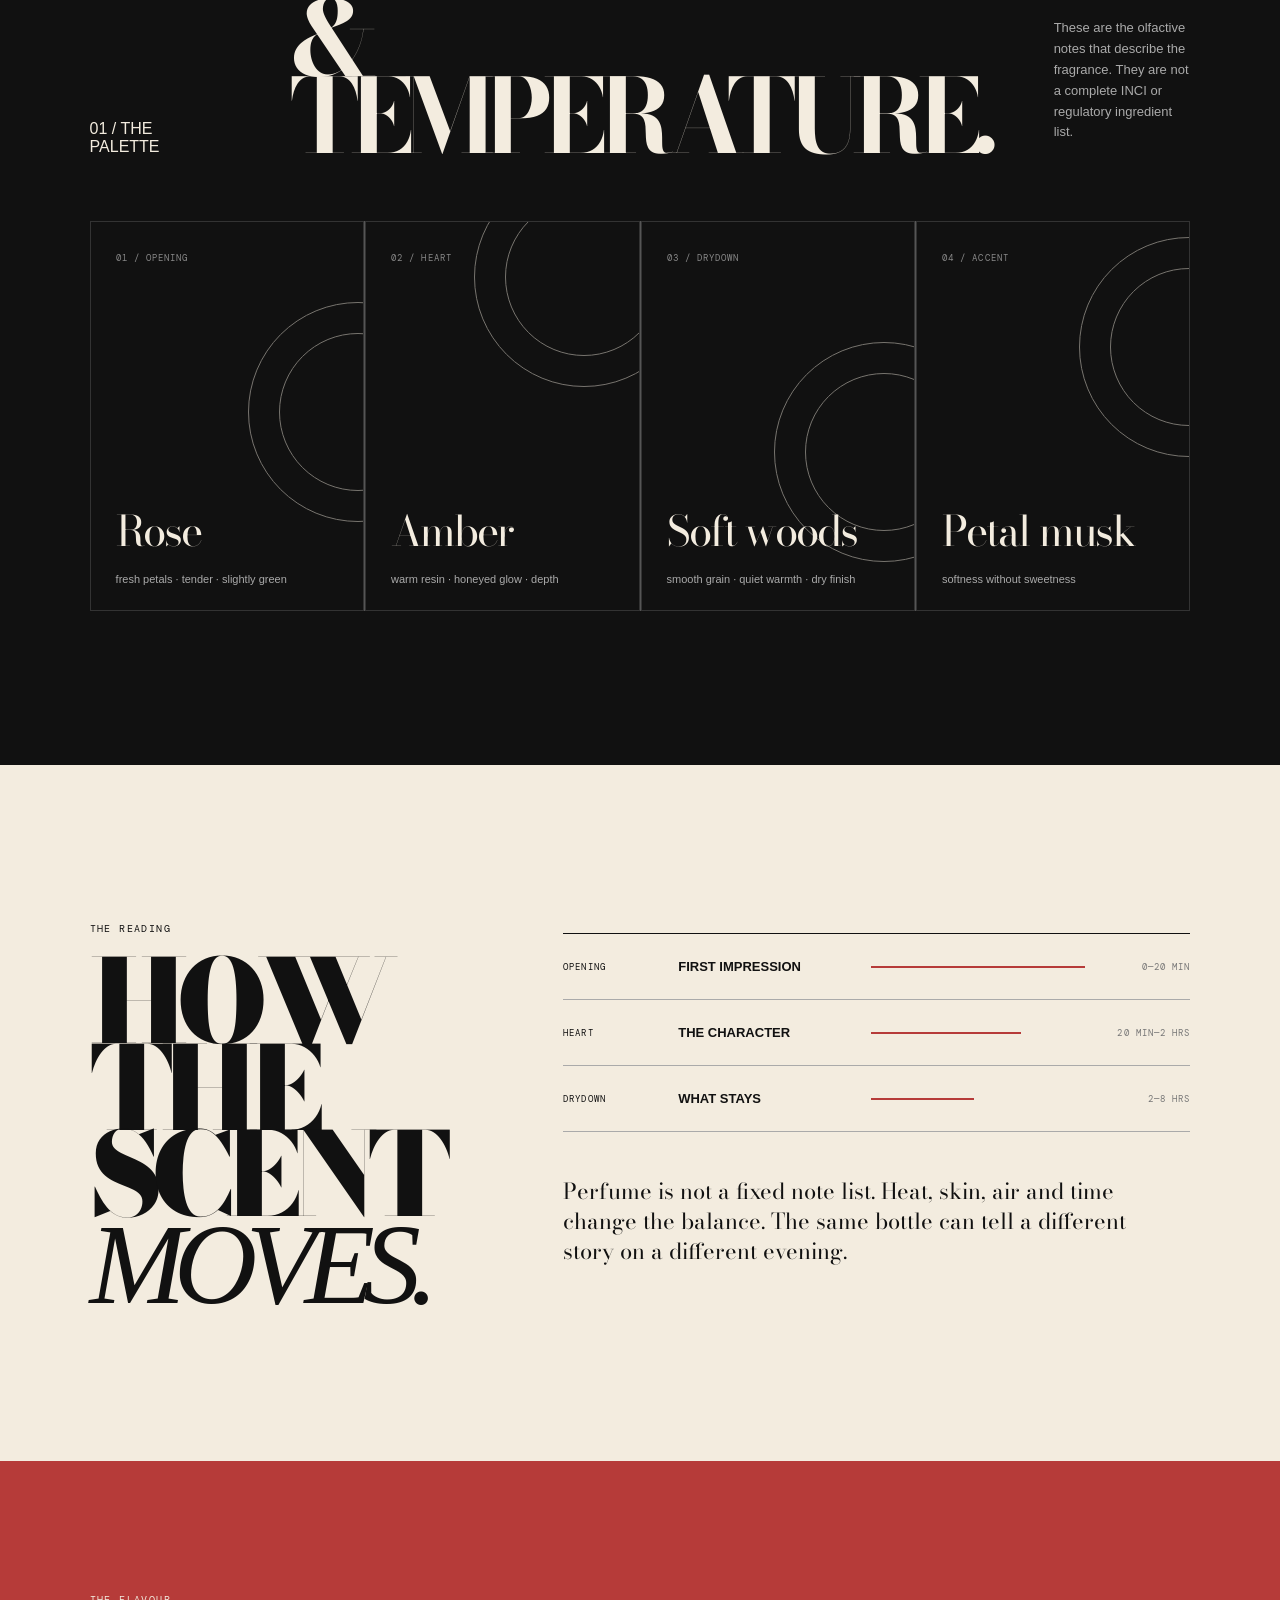
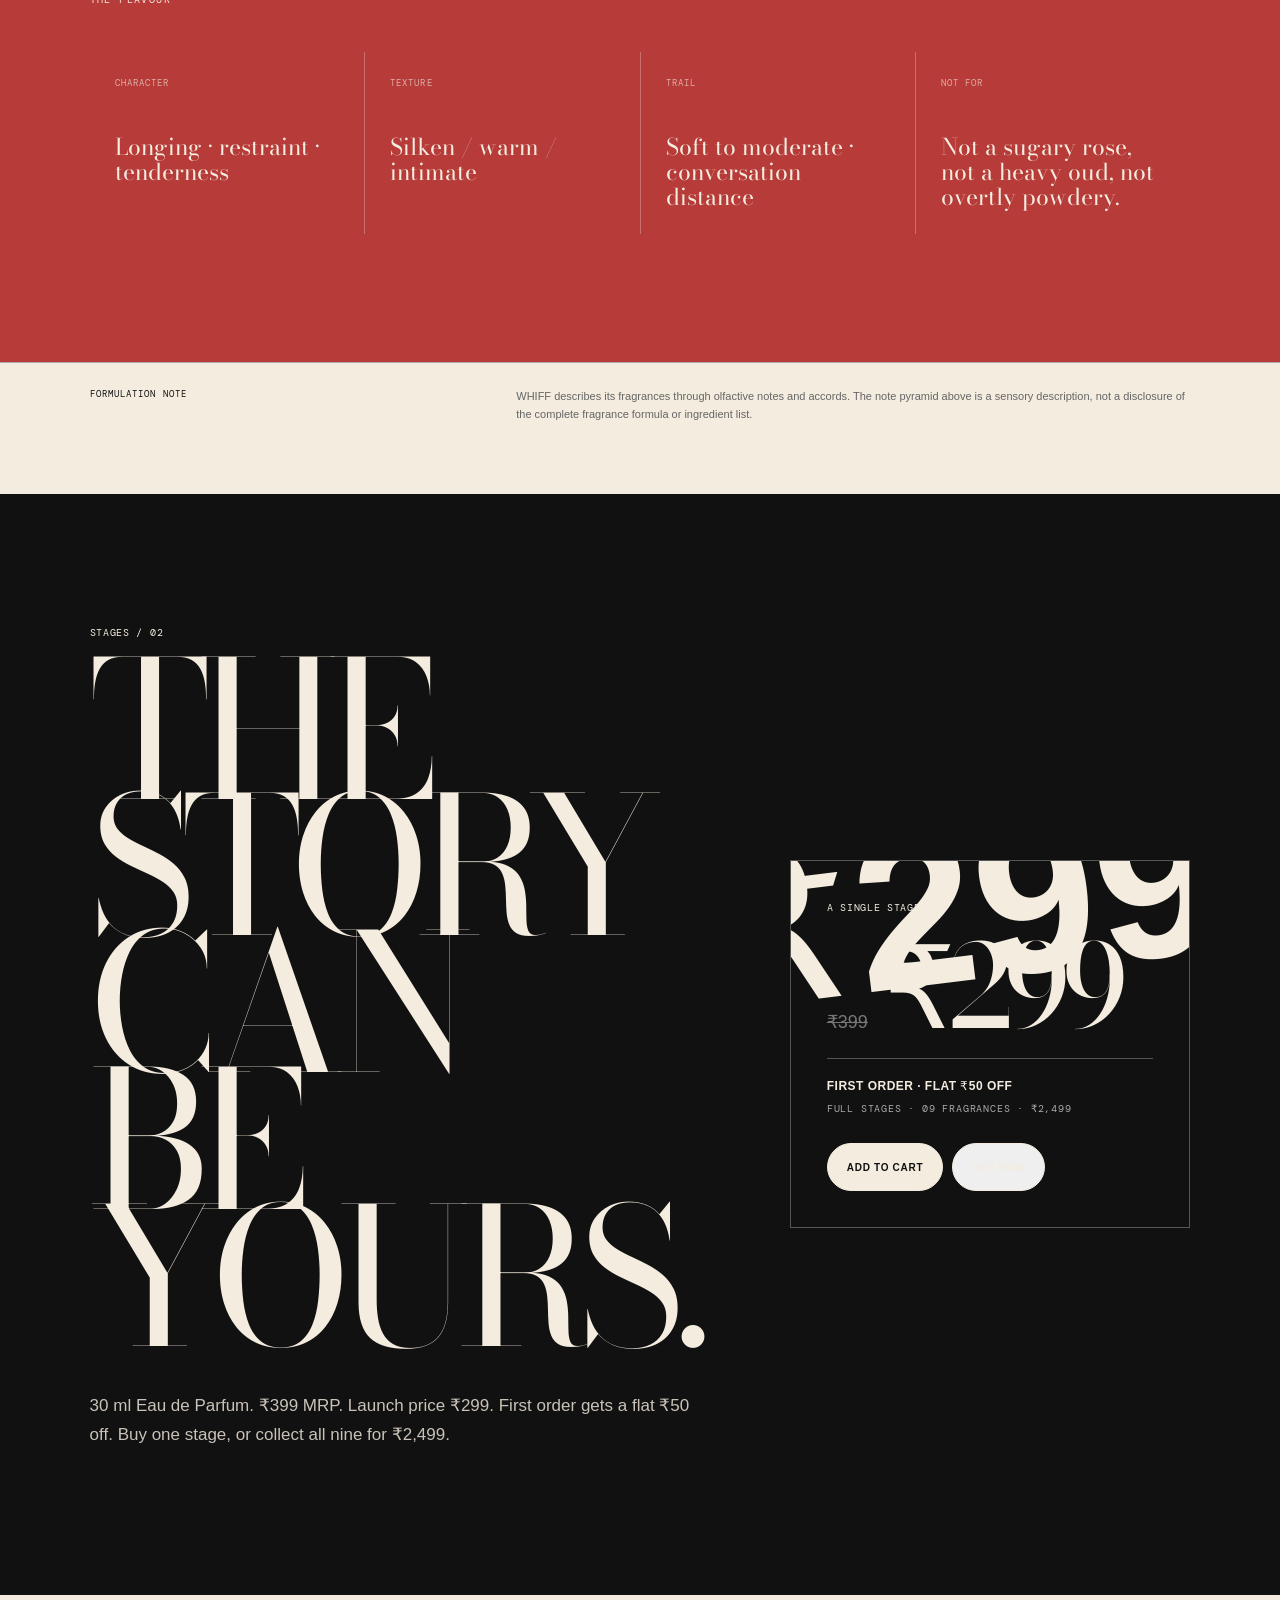
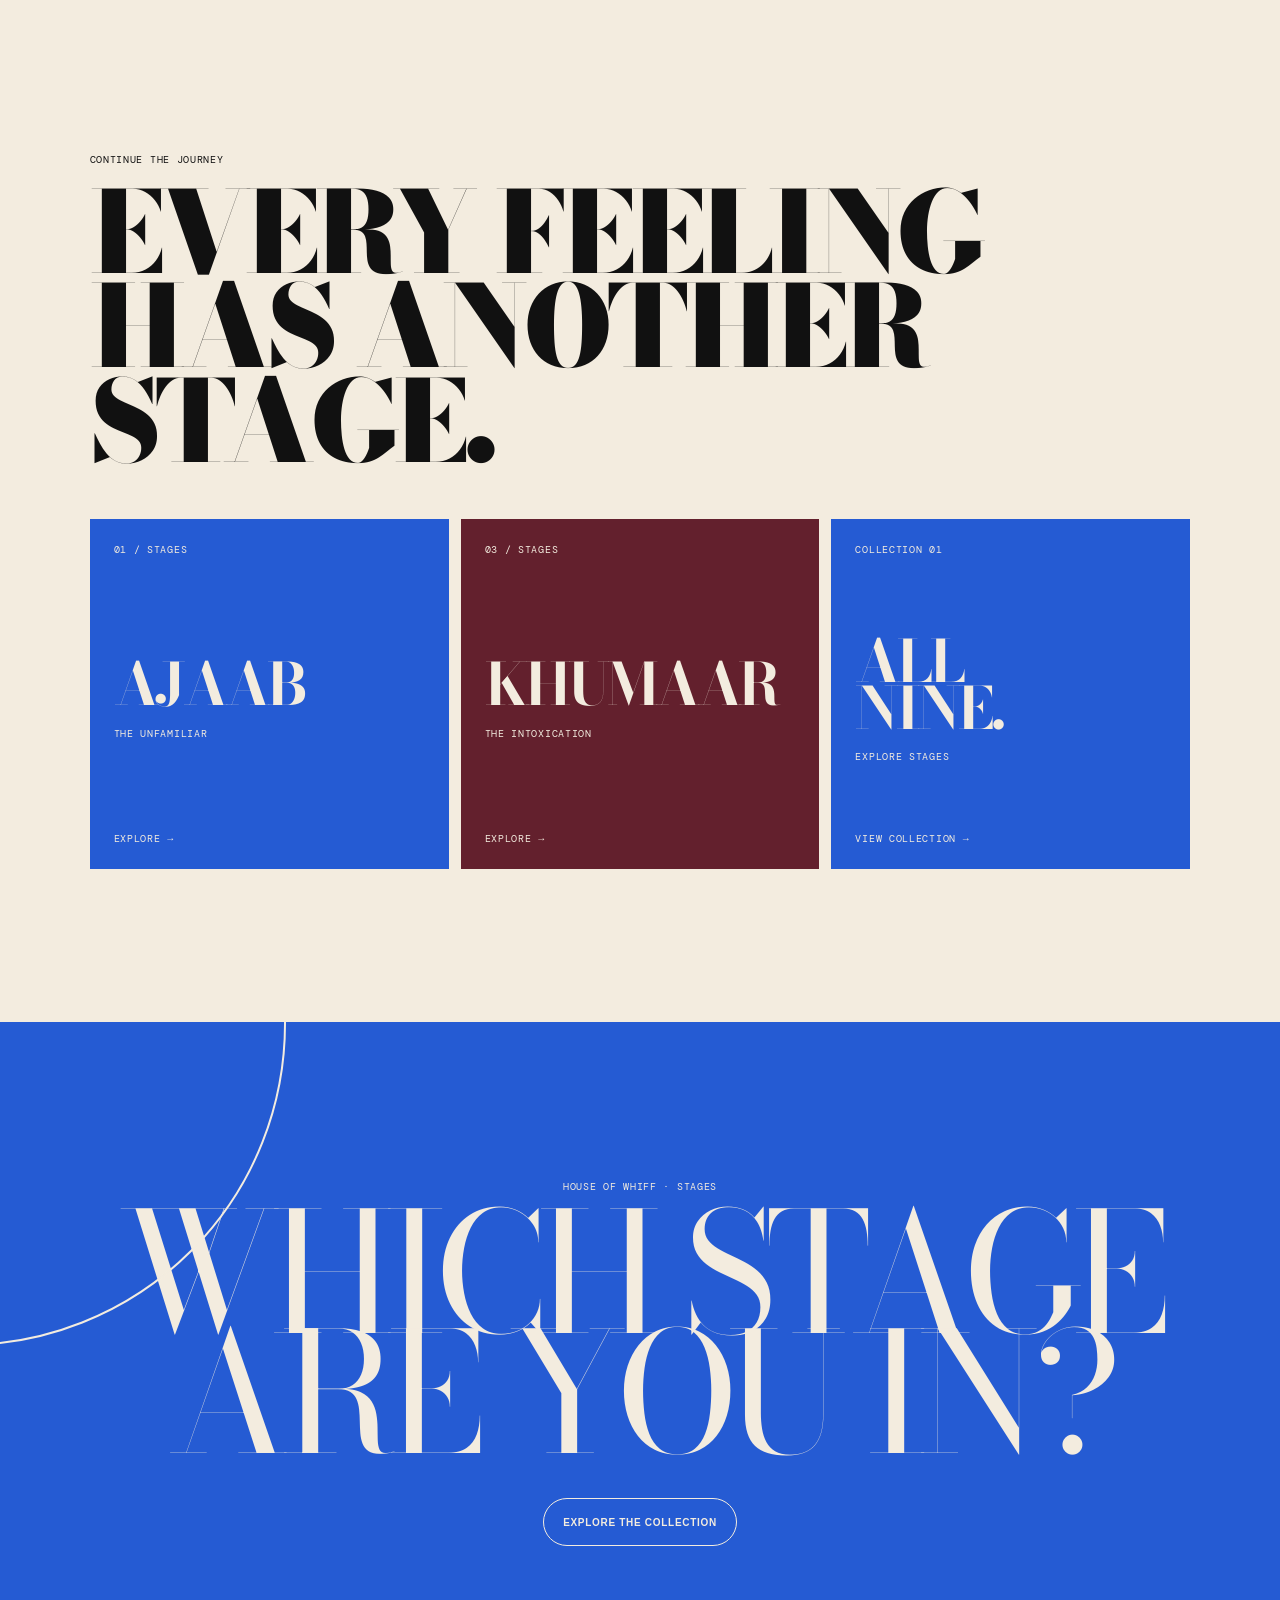
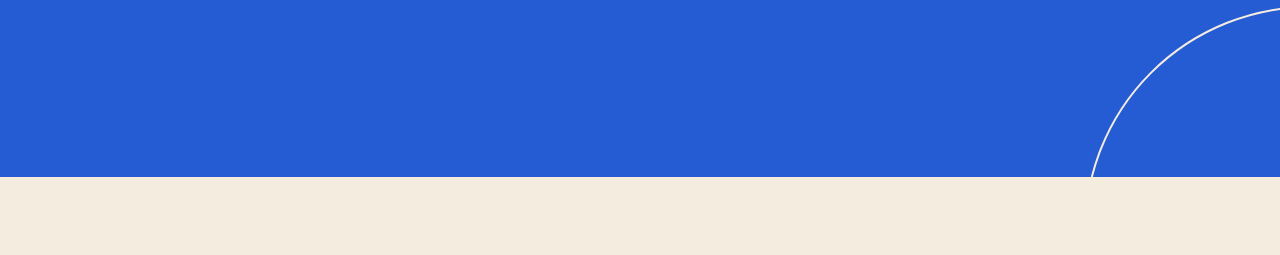
<file: stages/02.html>
<!doctype html><html lang="en"><head><meta charset="utf-8"><meta name="viewport" content="width=device-width,initial-scale=1"><meta name="description" content="UNS, Stage 02 of WHIFF STAGES. The longing, translated through literature and scent."><title>UNS · The Longing | WHIFF</title><link rel="stylesheet" href="/styles.css"><link rel="stylesheet" href="/stage-stories.css"><link rel="stylesheet" href="/editorial.css"><link rel="stylesheet" href="/scent-details.css"><link href="https://fonts.googleapis.com/css2?family=DM+Mono:wght@400;500&family=Inter:wght@400;500;600;700;800;900&display=swap" rel="stylesheet"></head><body><div data-stage-page data-stage="02"></div><script src="/shop.js"></script><script src="/stage-stories.js"></script><script src="/scent-details.js"></script></body></html>
</file>
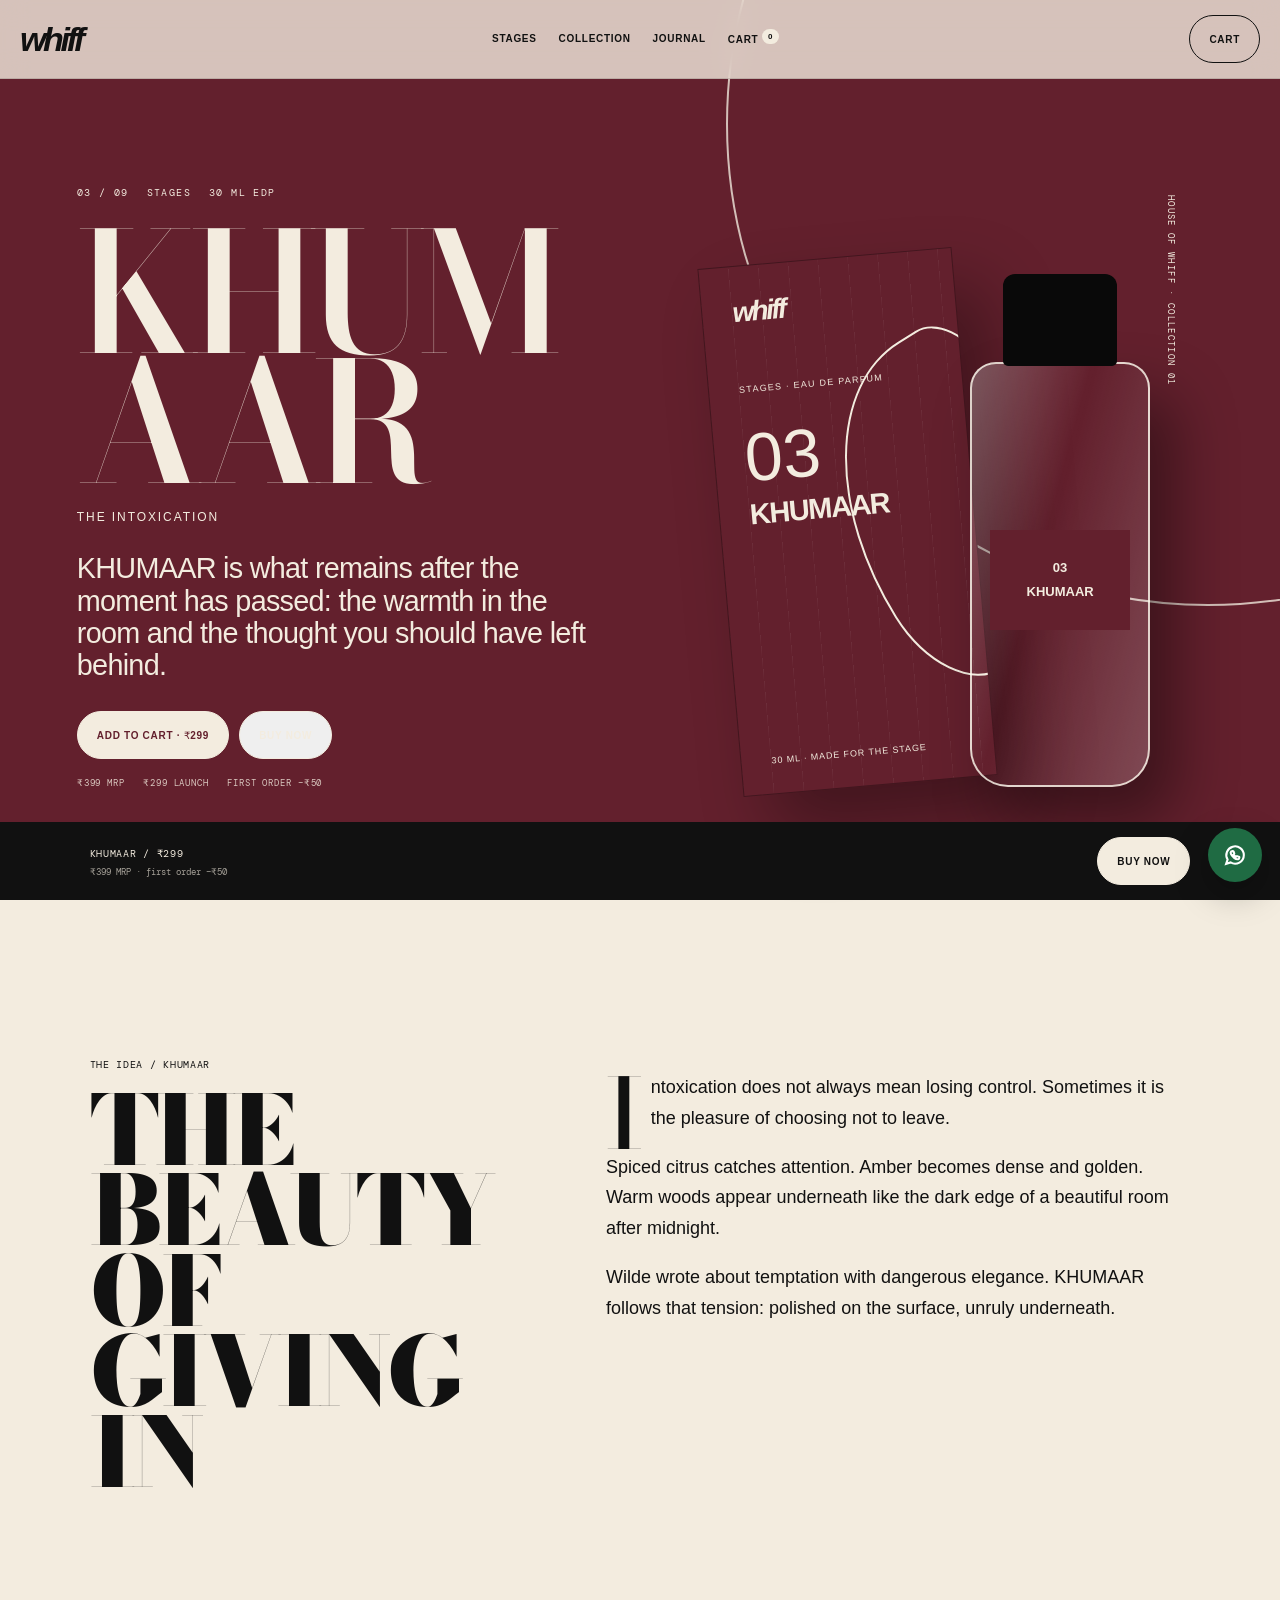
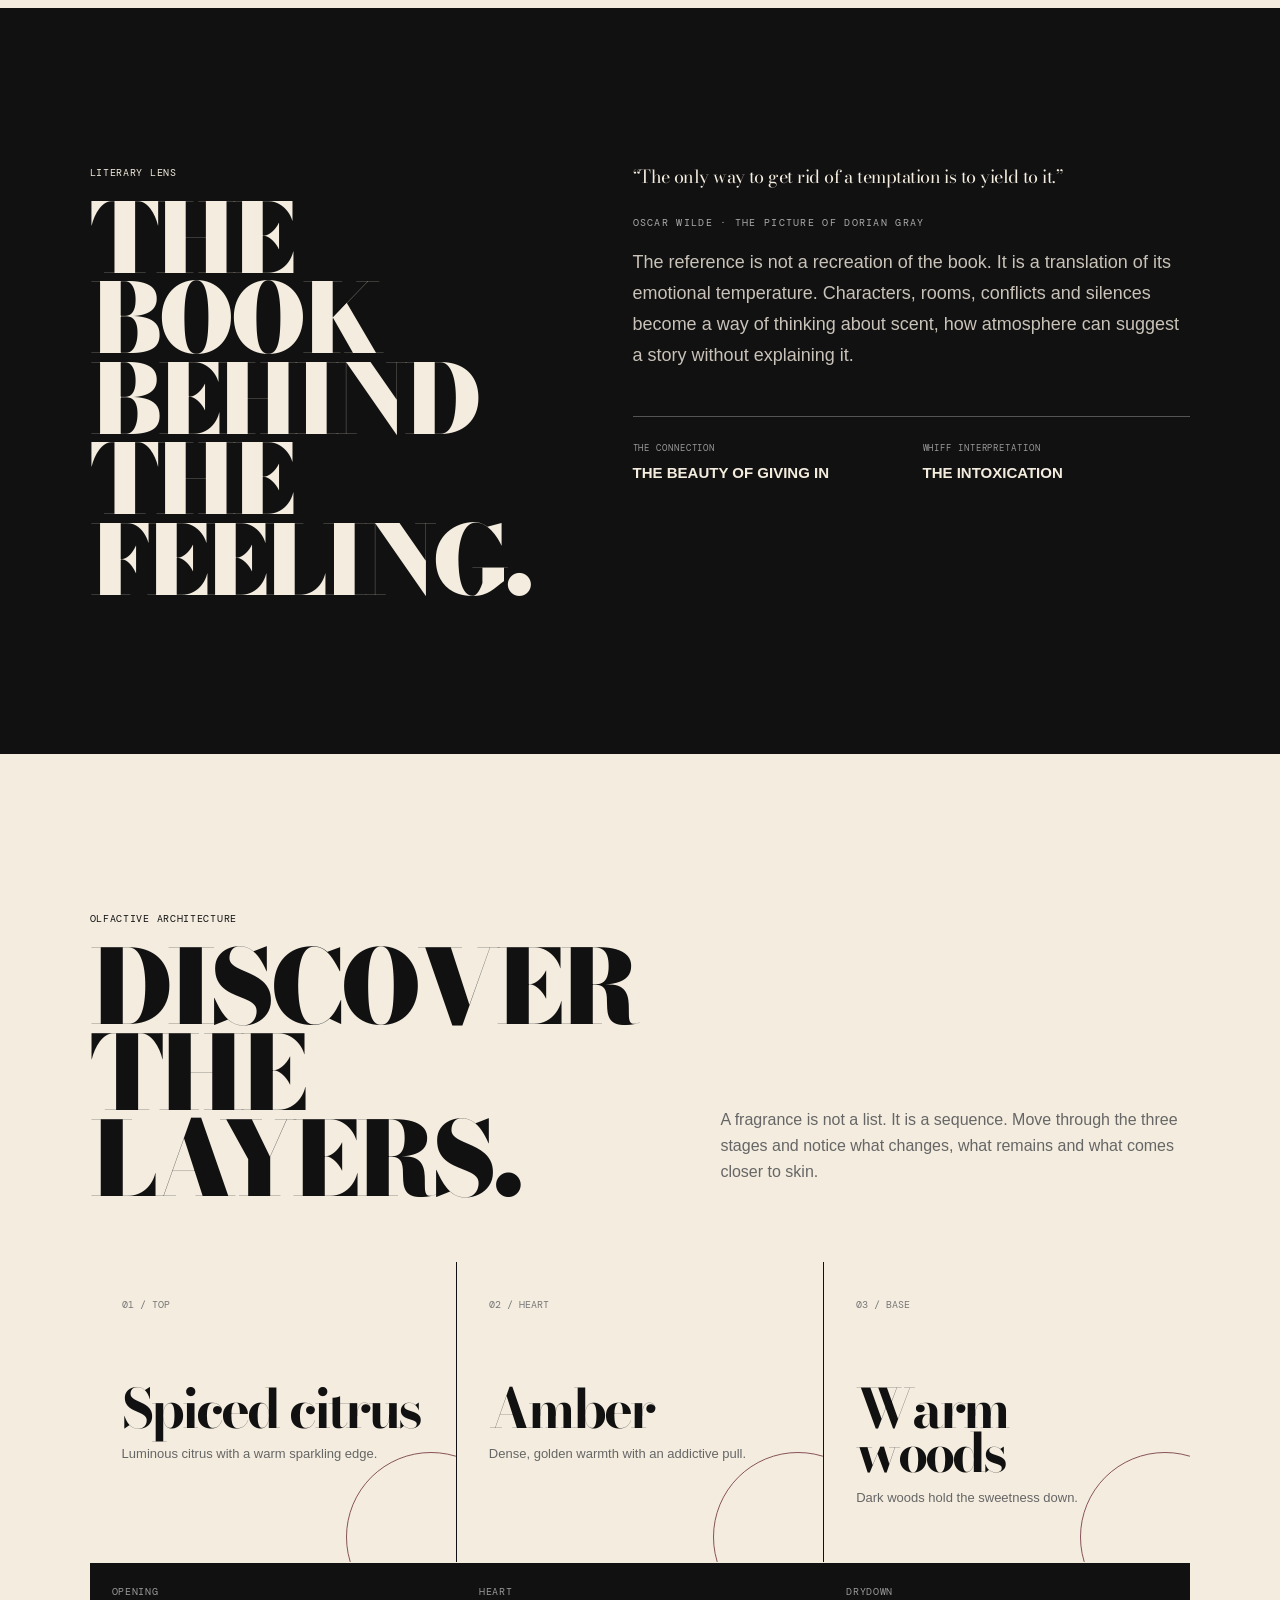
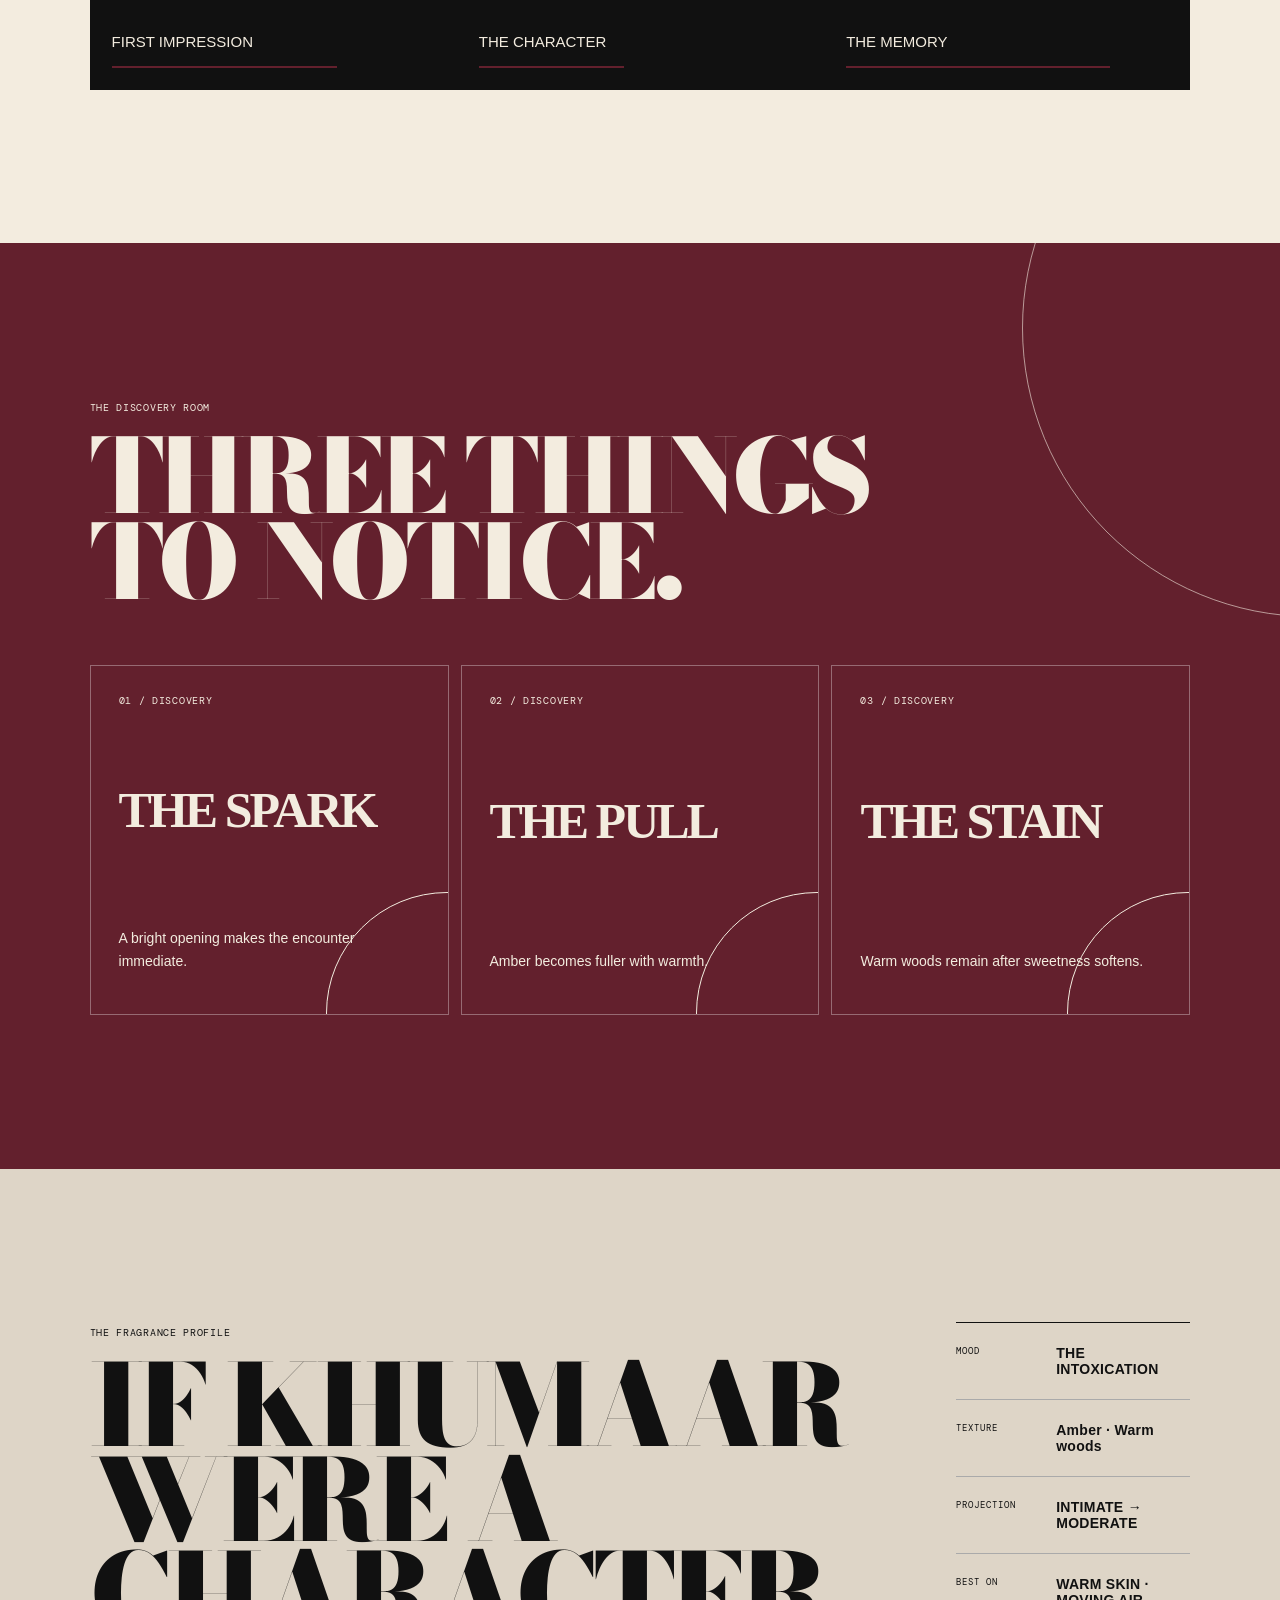
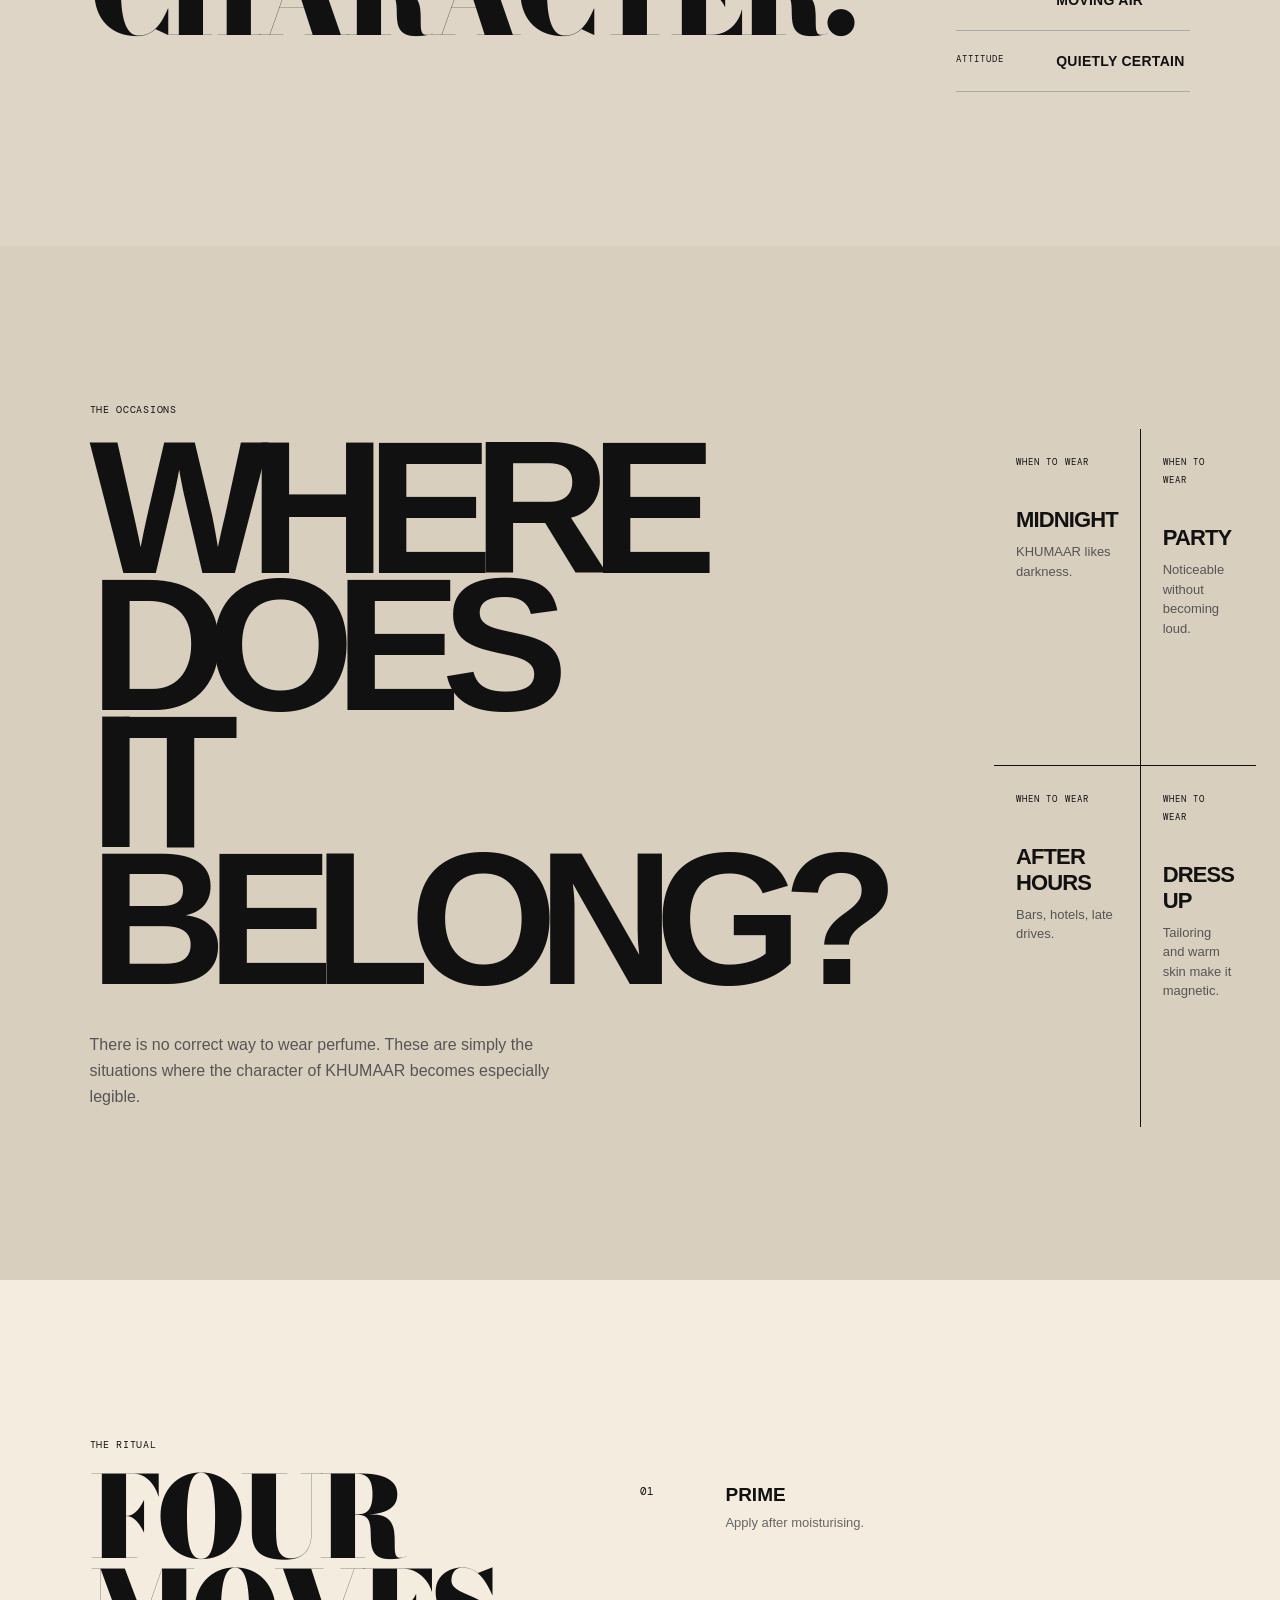
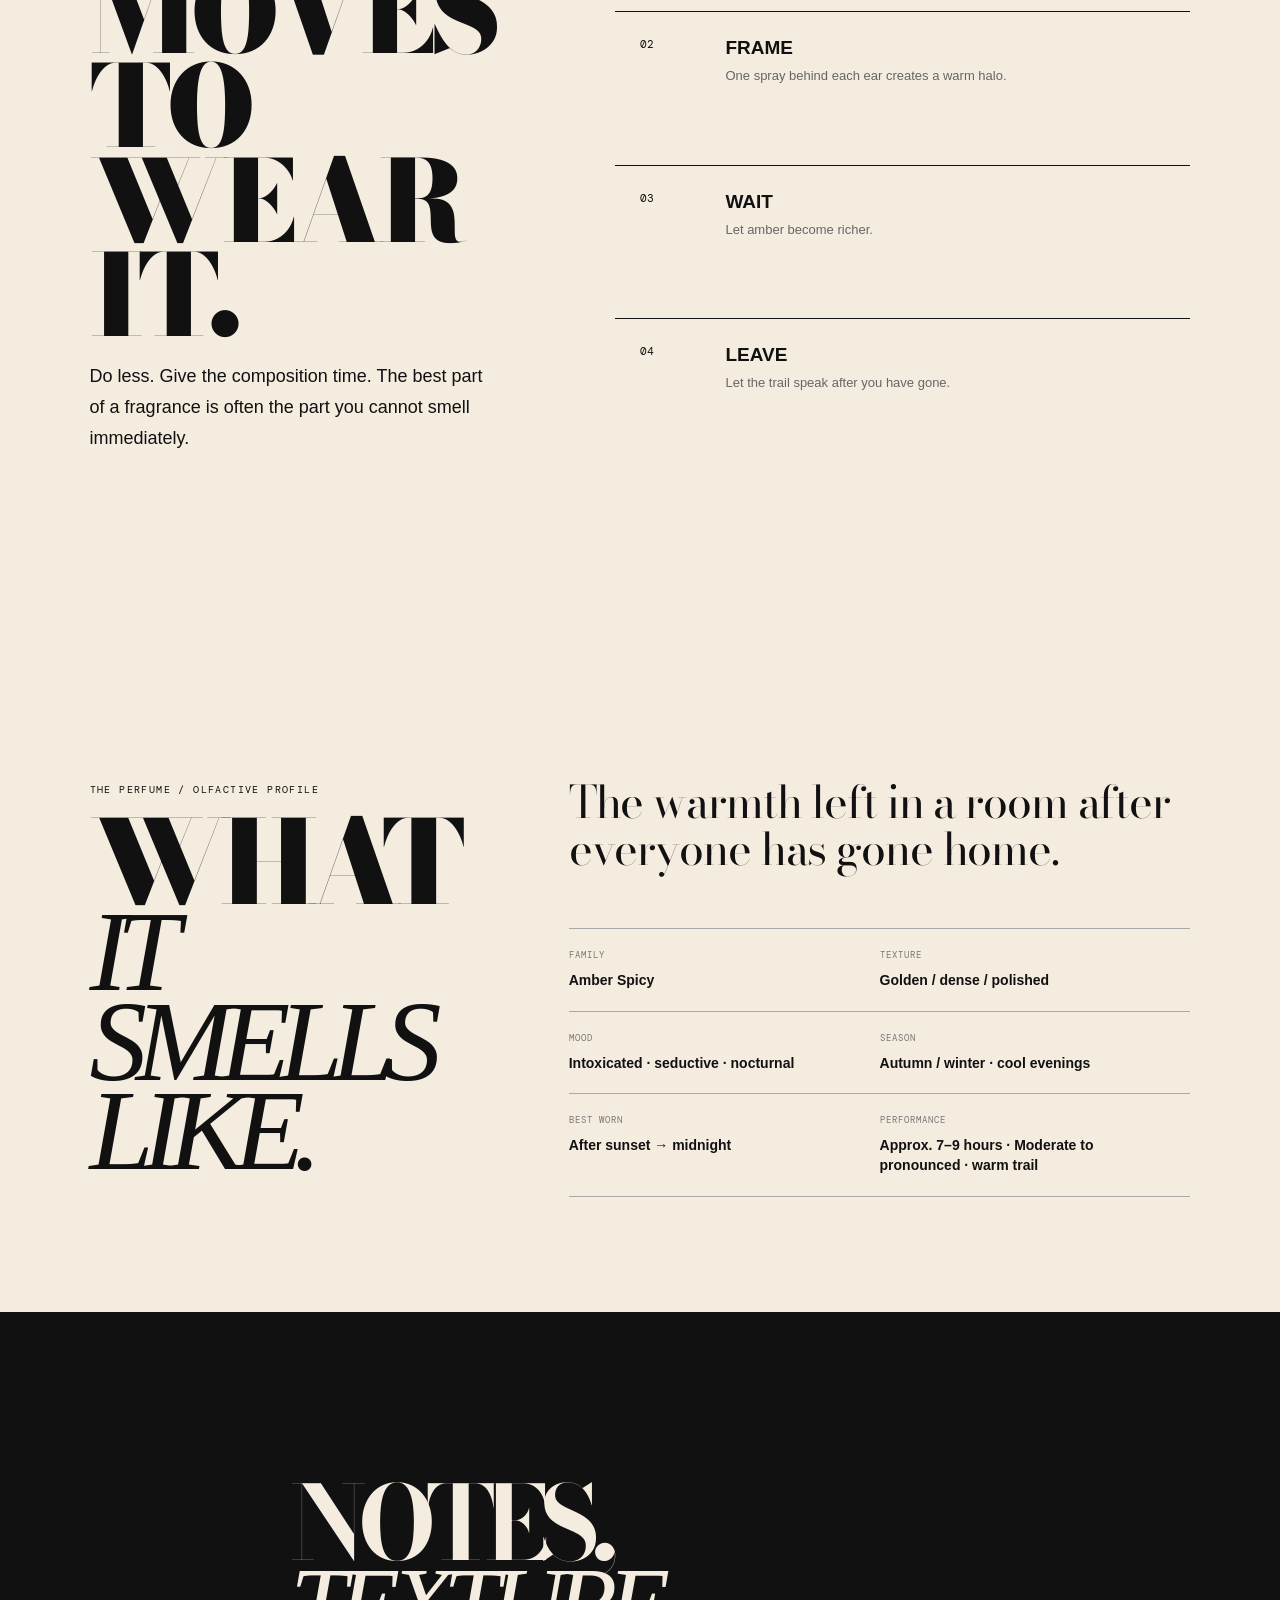
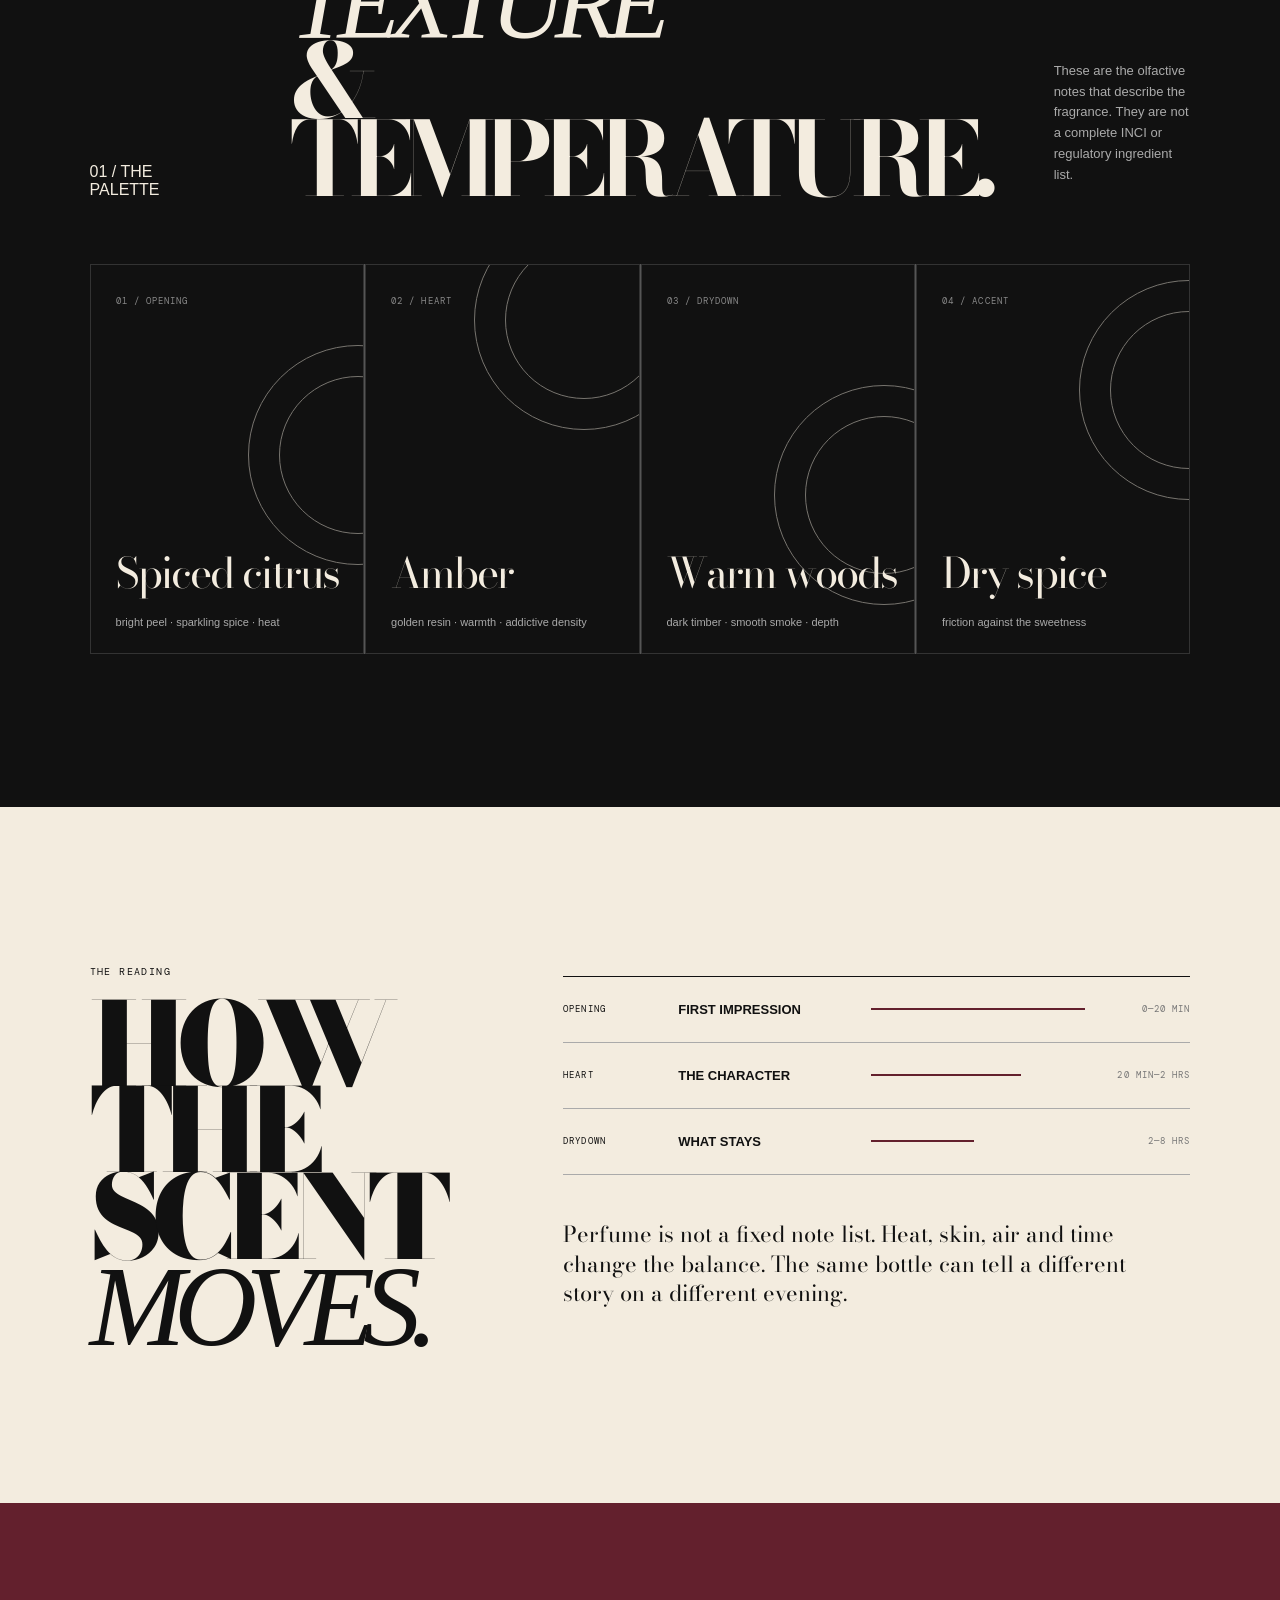
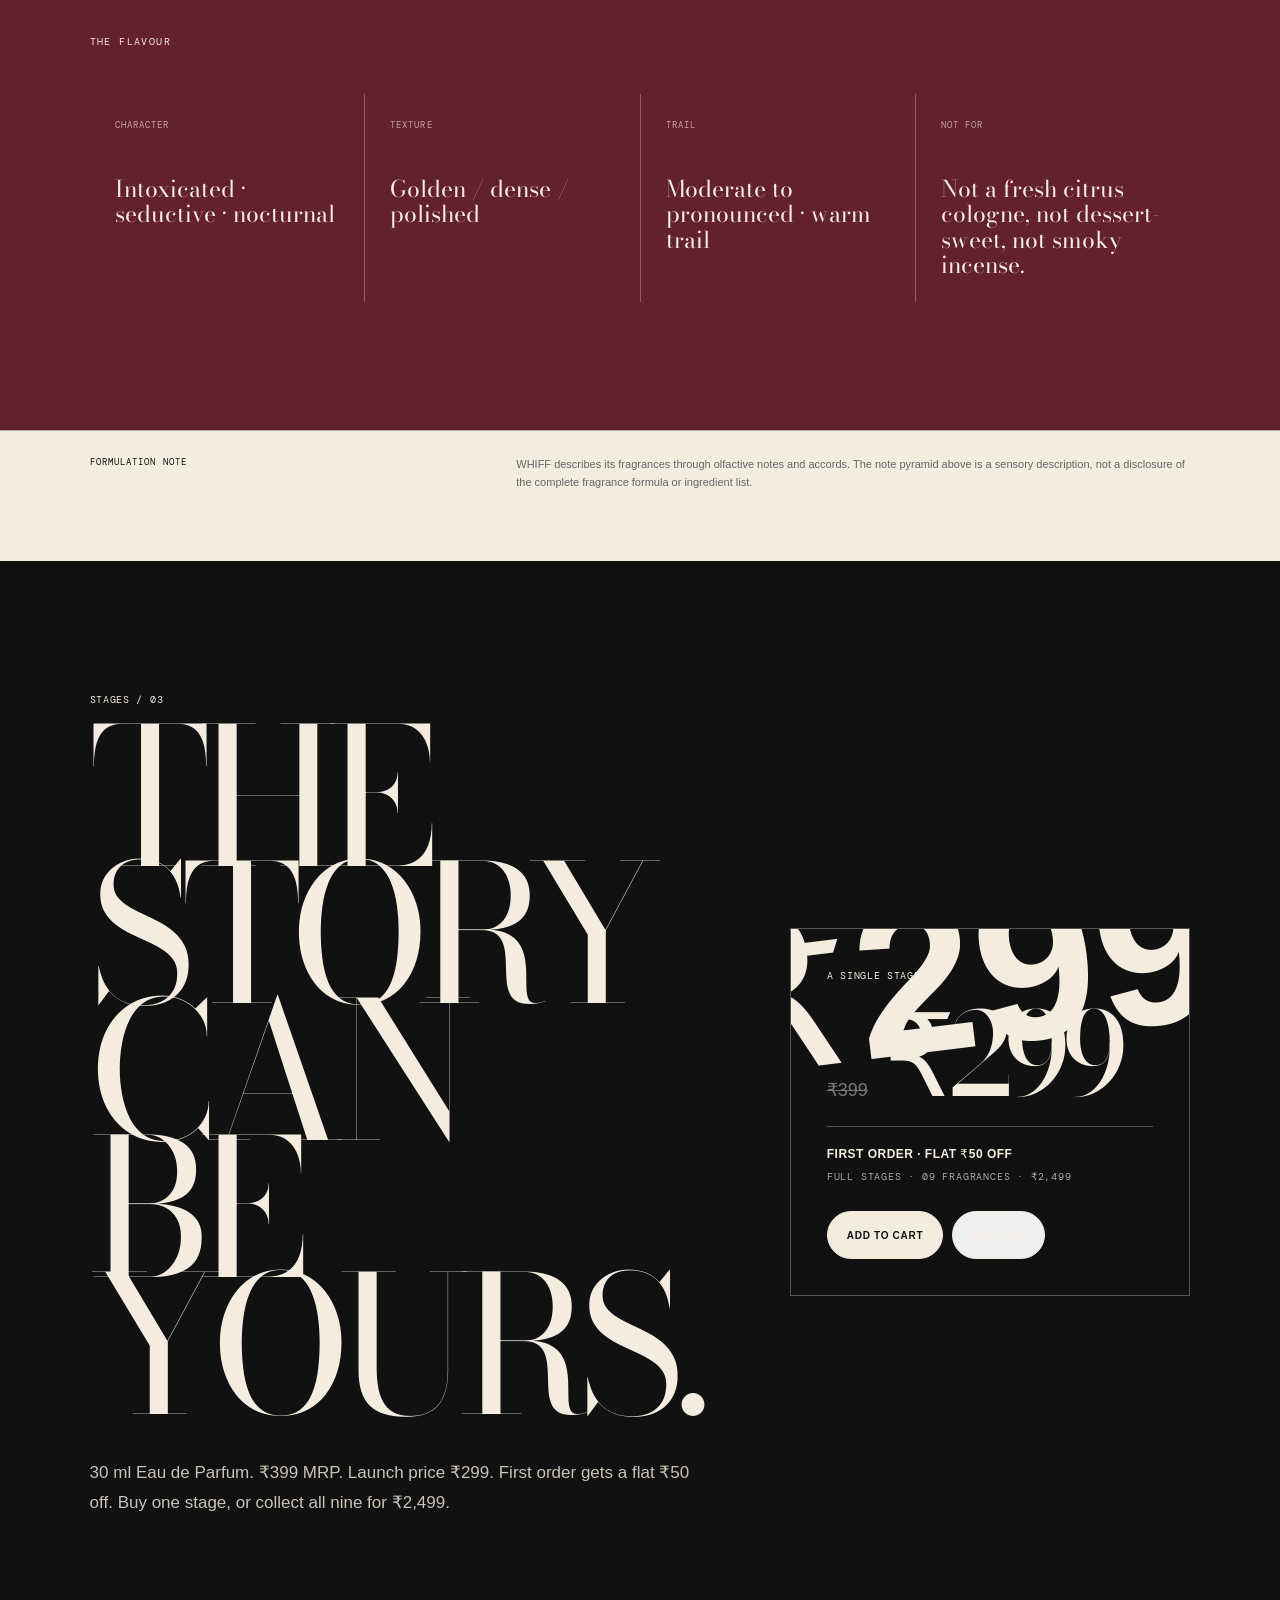
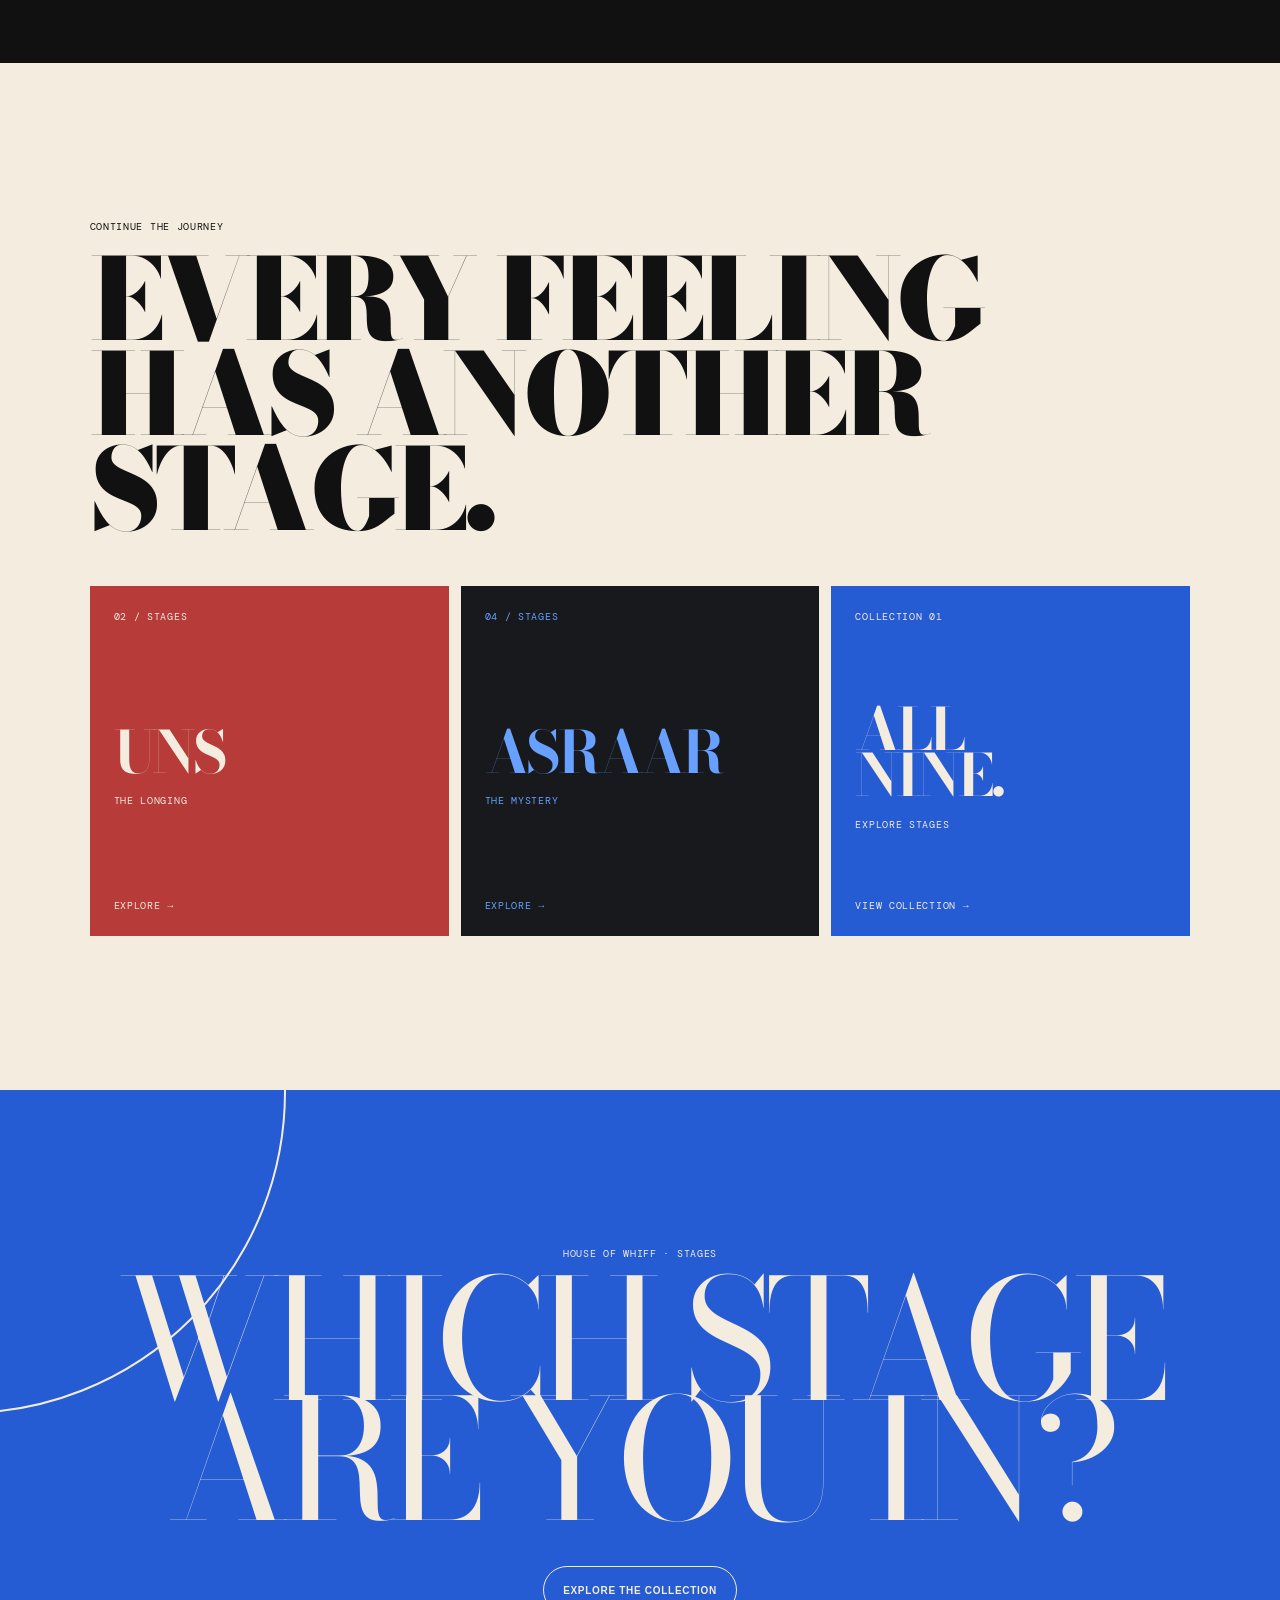
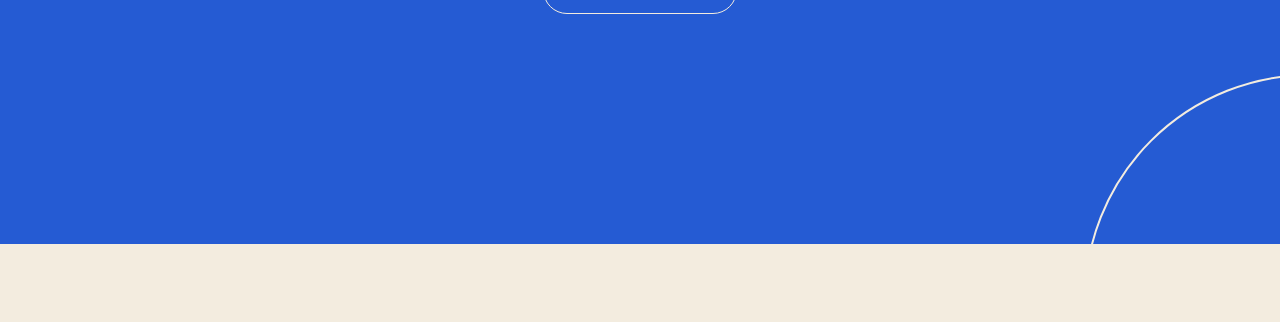
<file: stages/03.html>
<!doctype html><html lang="en"><head><meta charset="utf-8"><meta name="viewport" content="width=device-width,initial-scale=1"><meta name="description" content="KHUMAAR, Stage 03 of WHIFF STAGES. The intoxication, translated through literature and scent."><title>KHUMAAR · The Intoxication | WHIFF</title><link rel="stylesheet" href="/styles.css"><link rel="stylesheet" href="/stage-stories.css"><link rel="stylesheet" href="/editorial.css"><link rel="stylesheet" href="/scent-details.css"><link href="https://fonts.googleapis.com/css2?family=DM+Mono:wght@400;500&family=Inter:wght@400;500;600;700;800;900&display=swap" rel="stylesheet"></head><body><div data-stage-page data-stage="03"></div><script src="/shop.js"></script><script src="/stage-stories.js"></script><script src="/scent-details.js"></script></body></html>
</file>
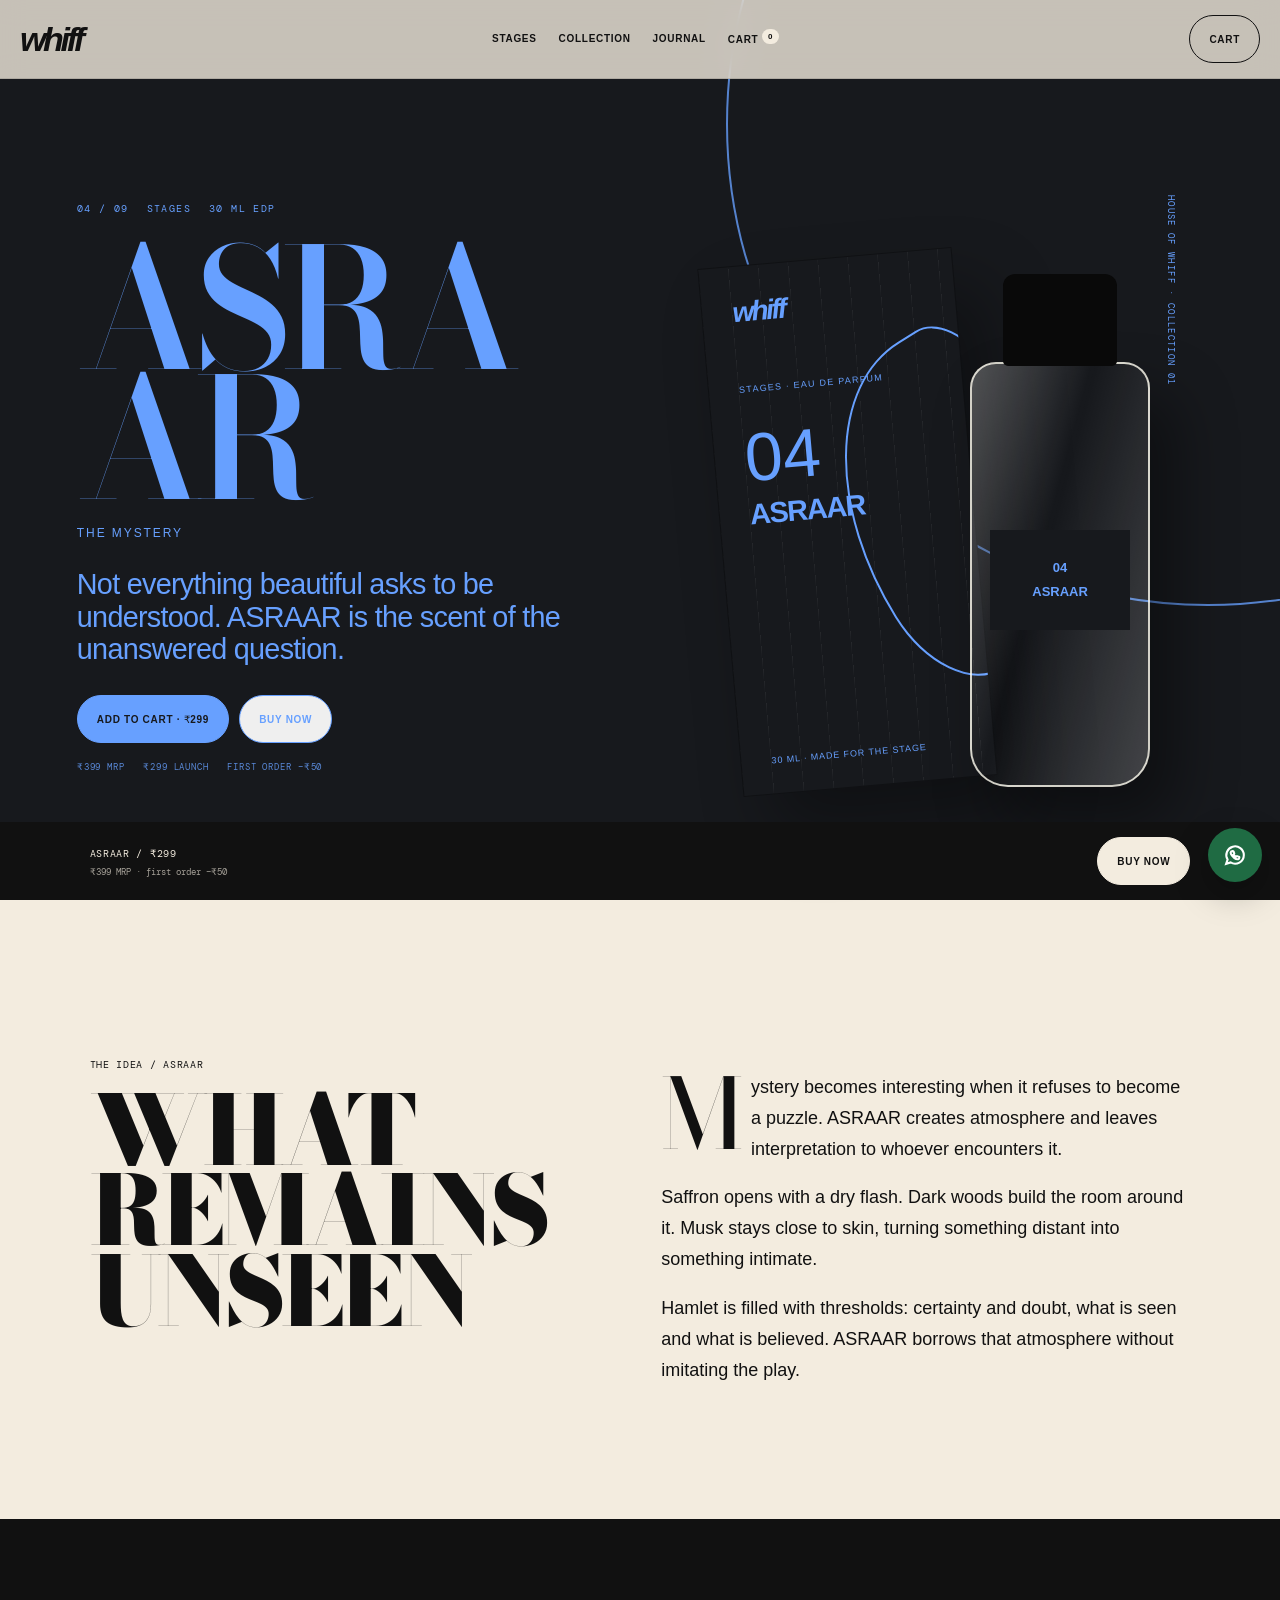
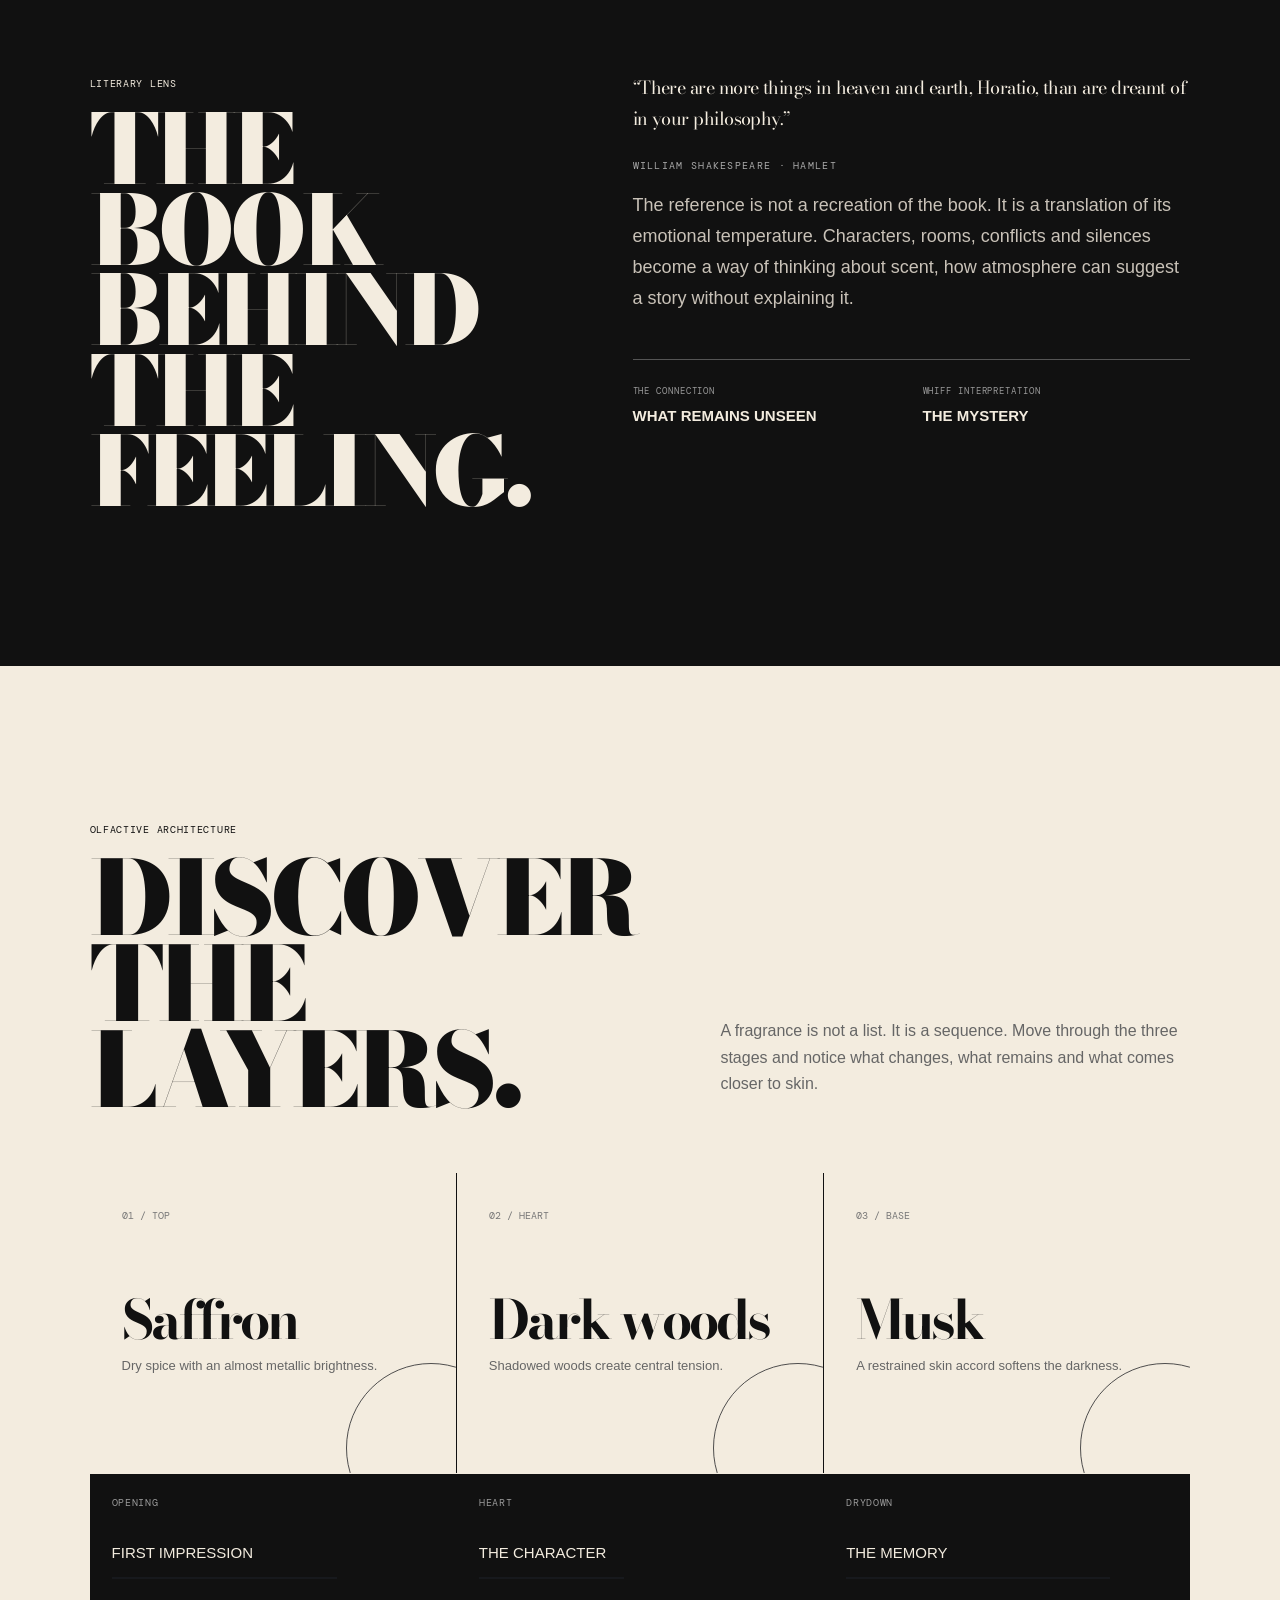
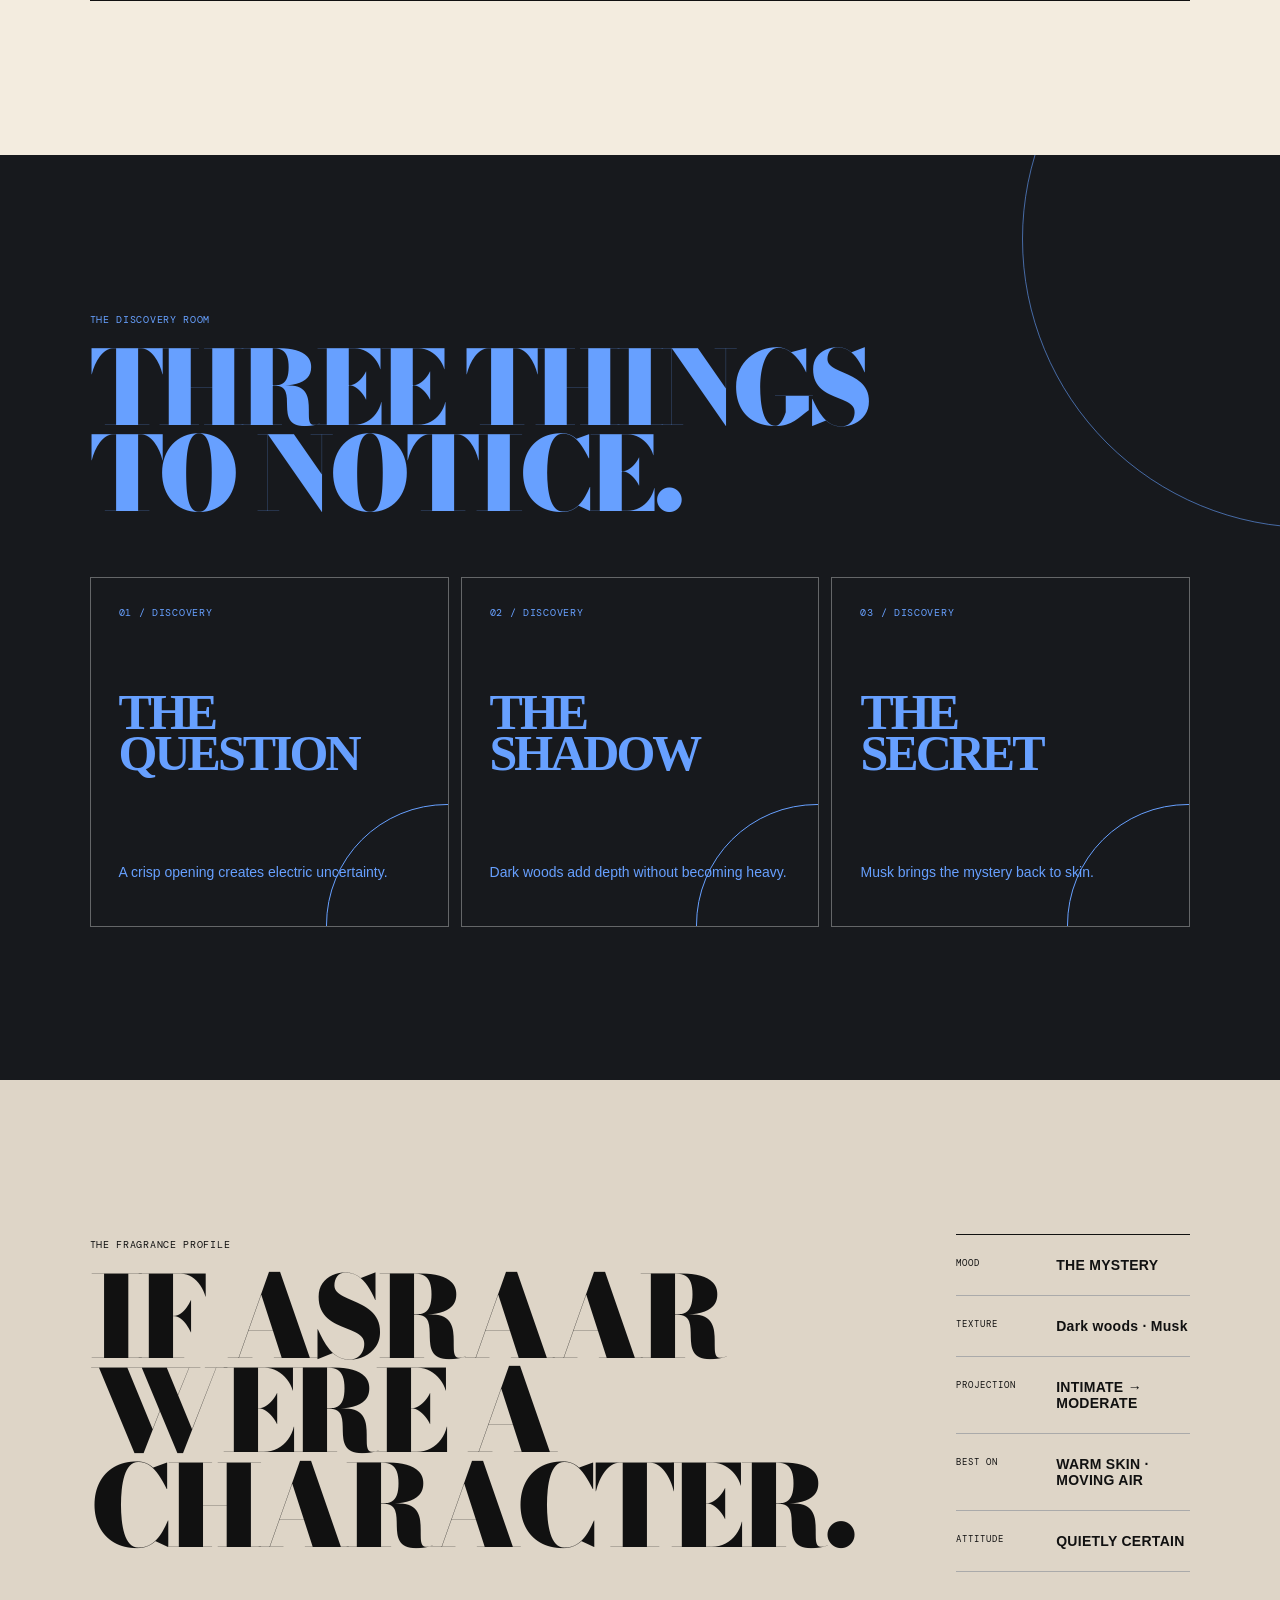
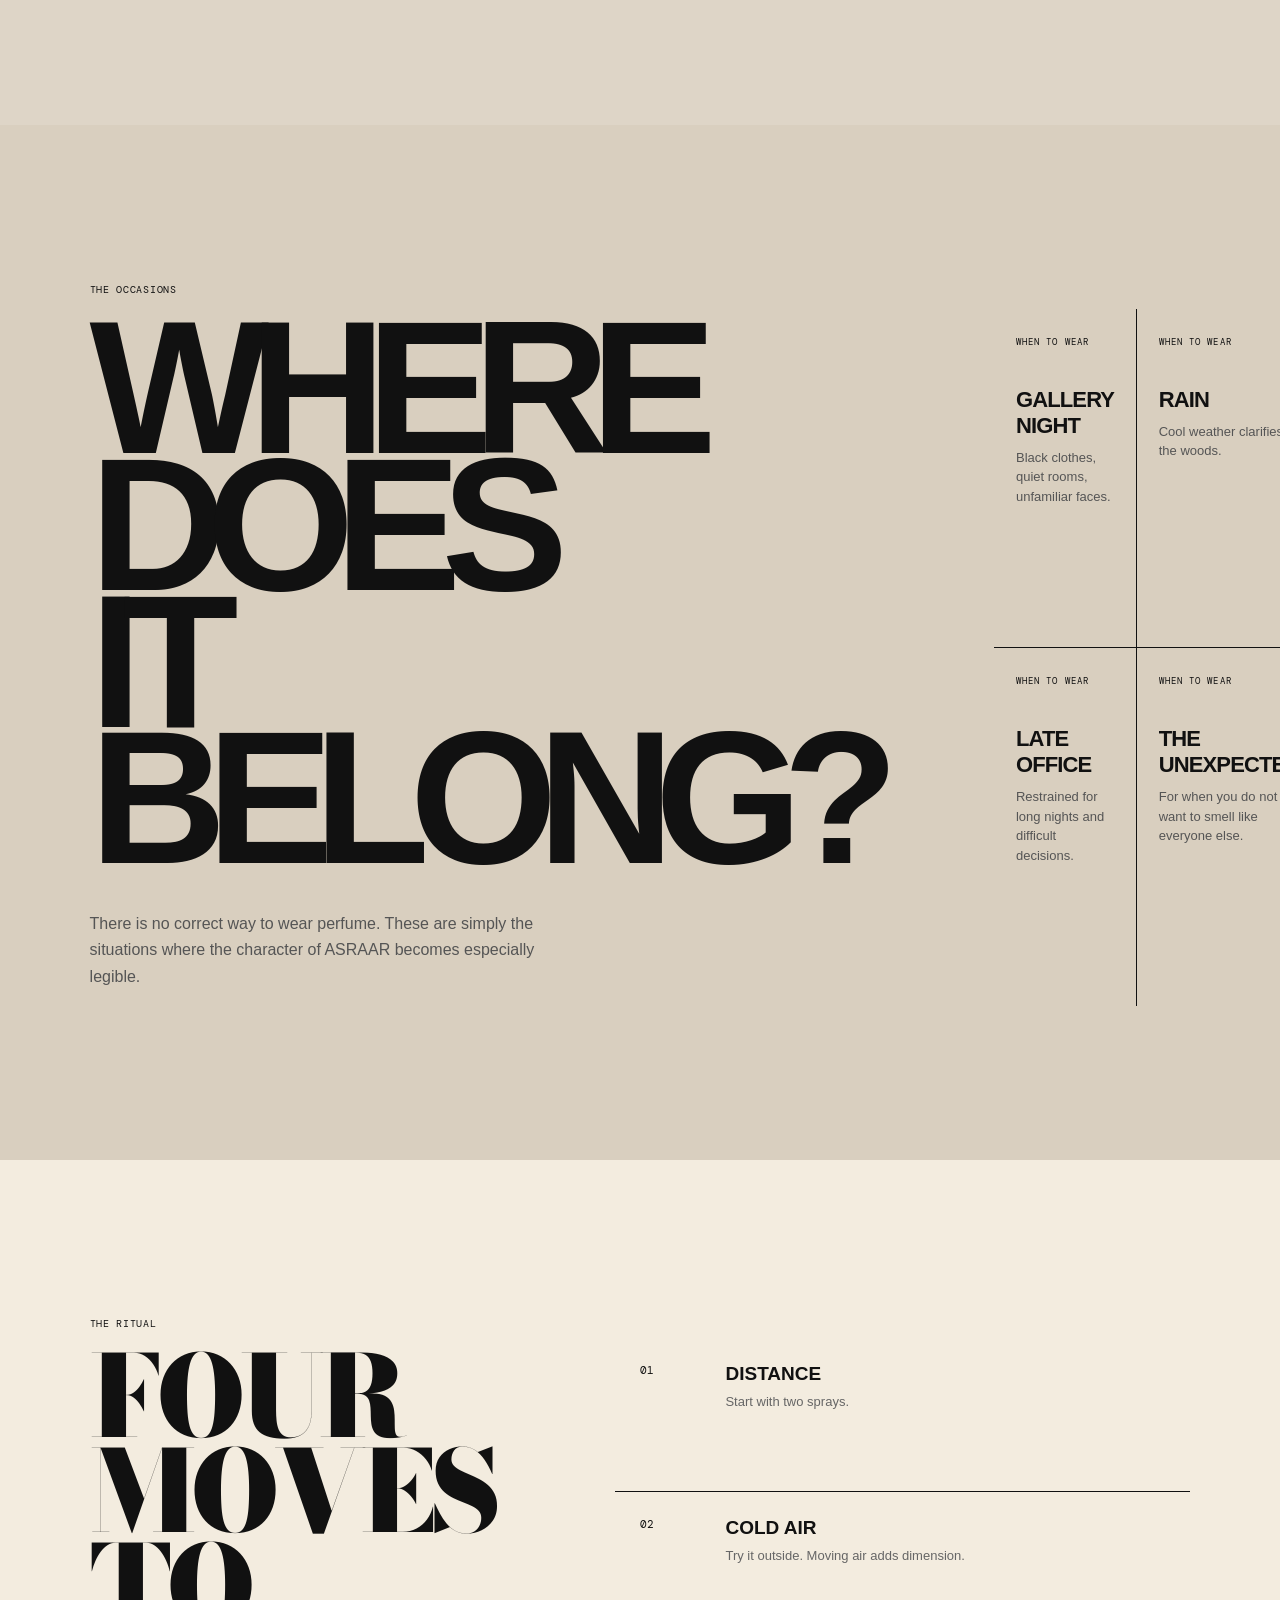
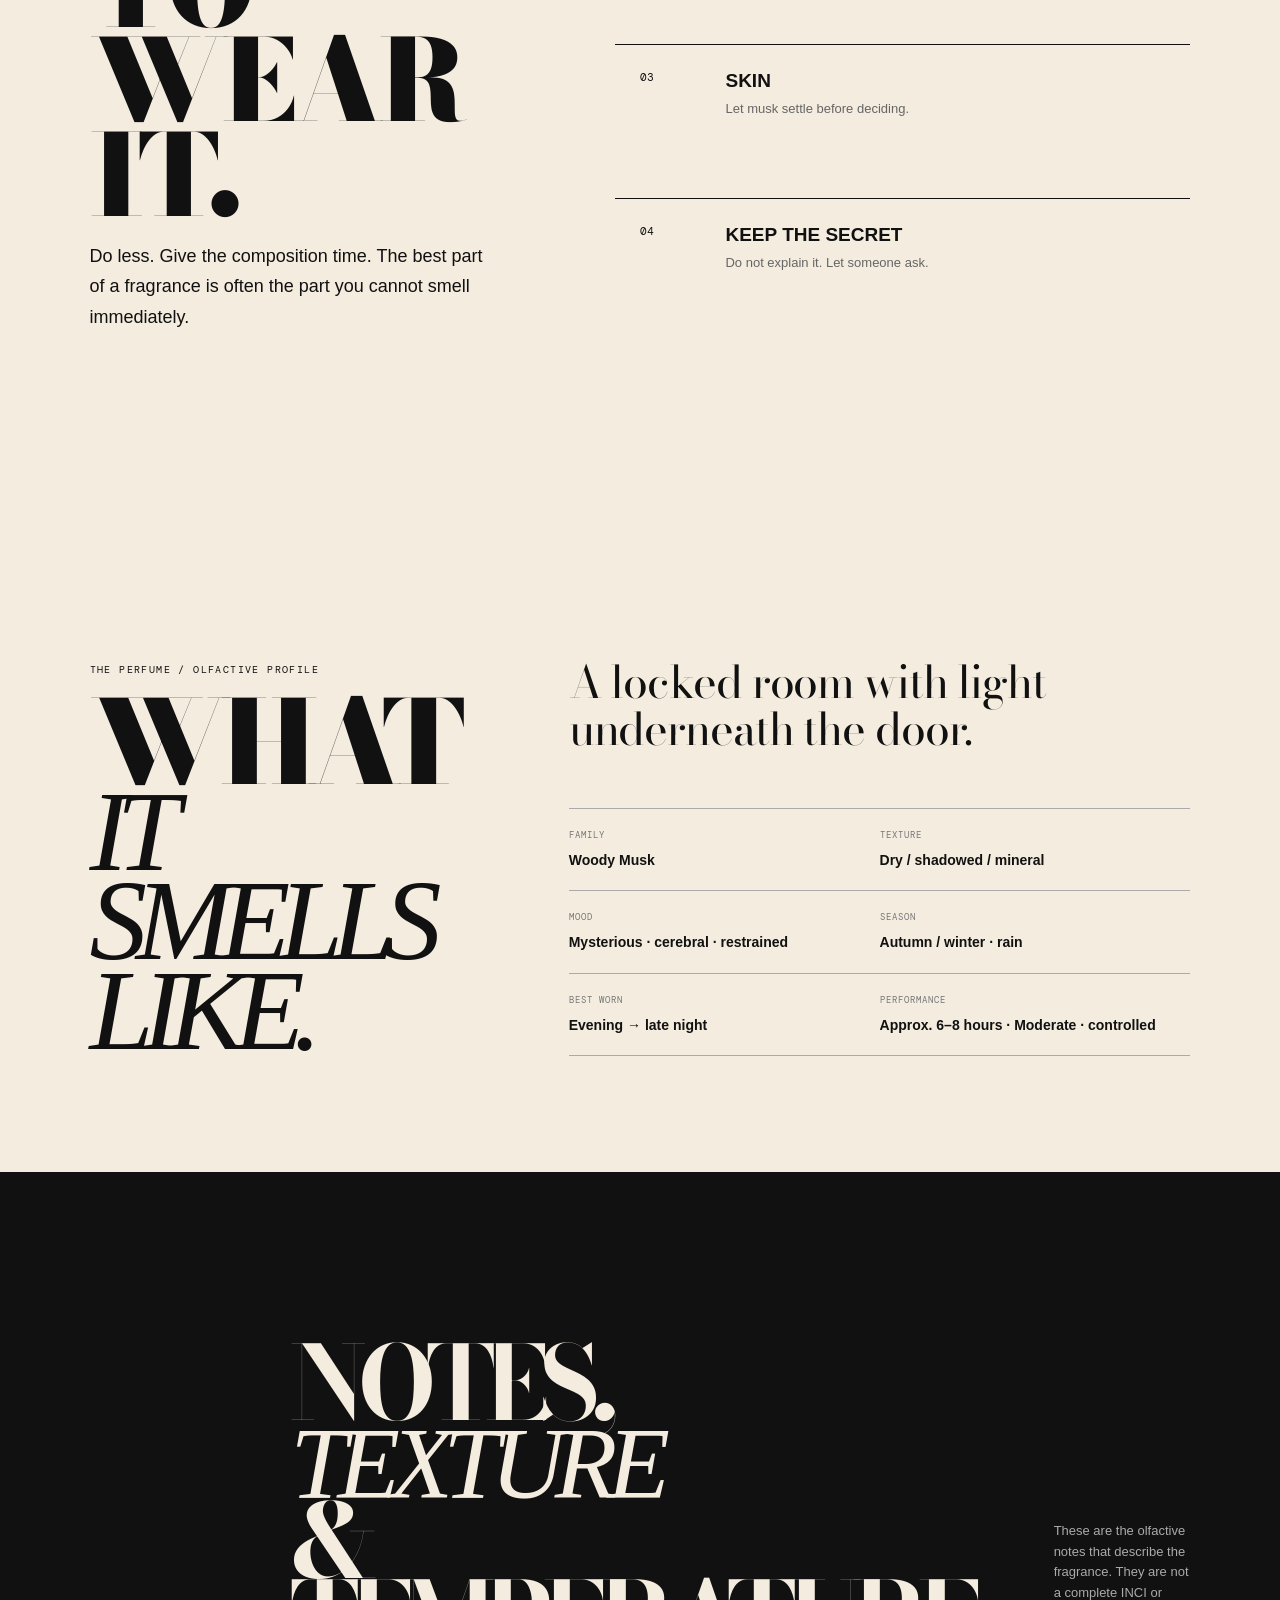
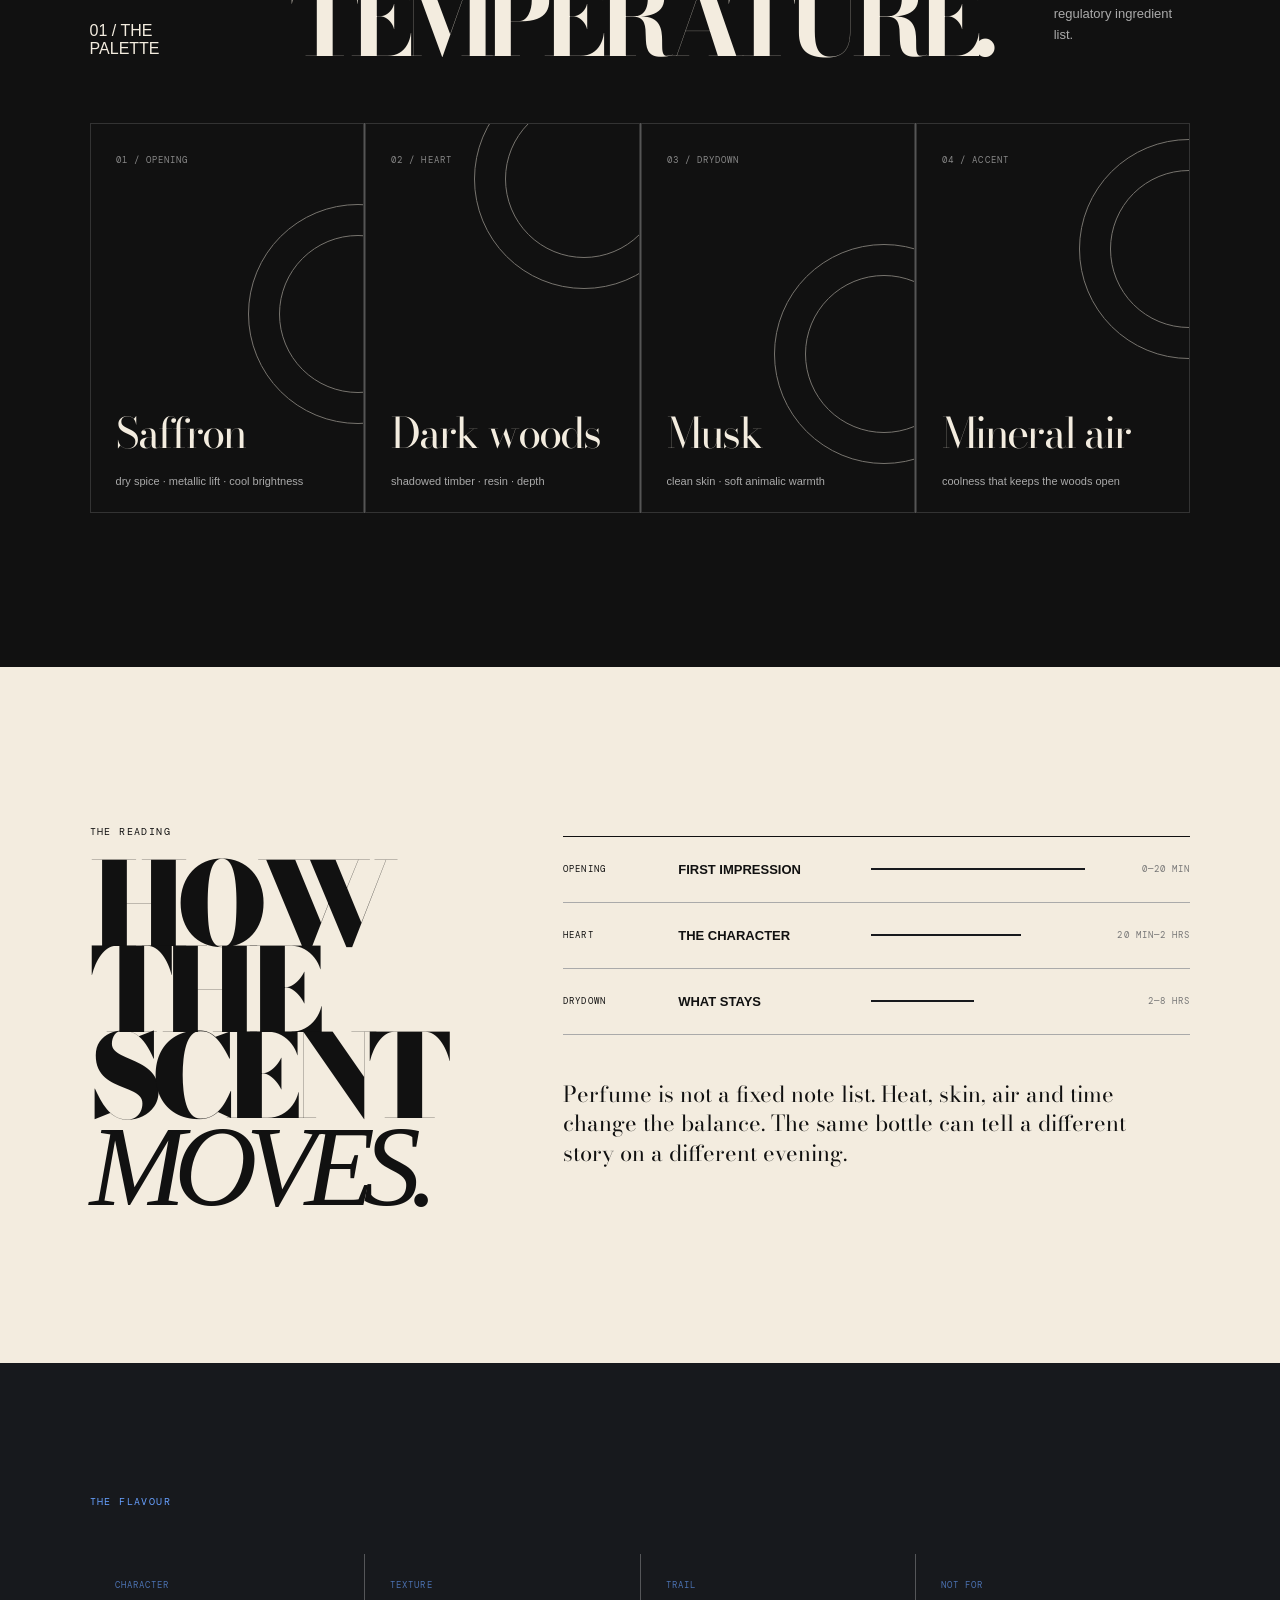
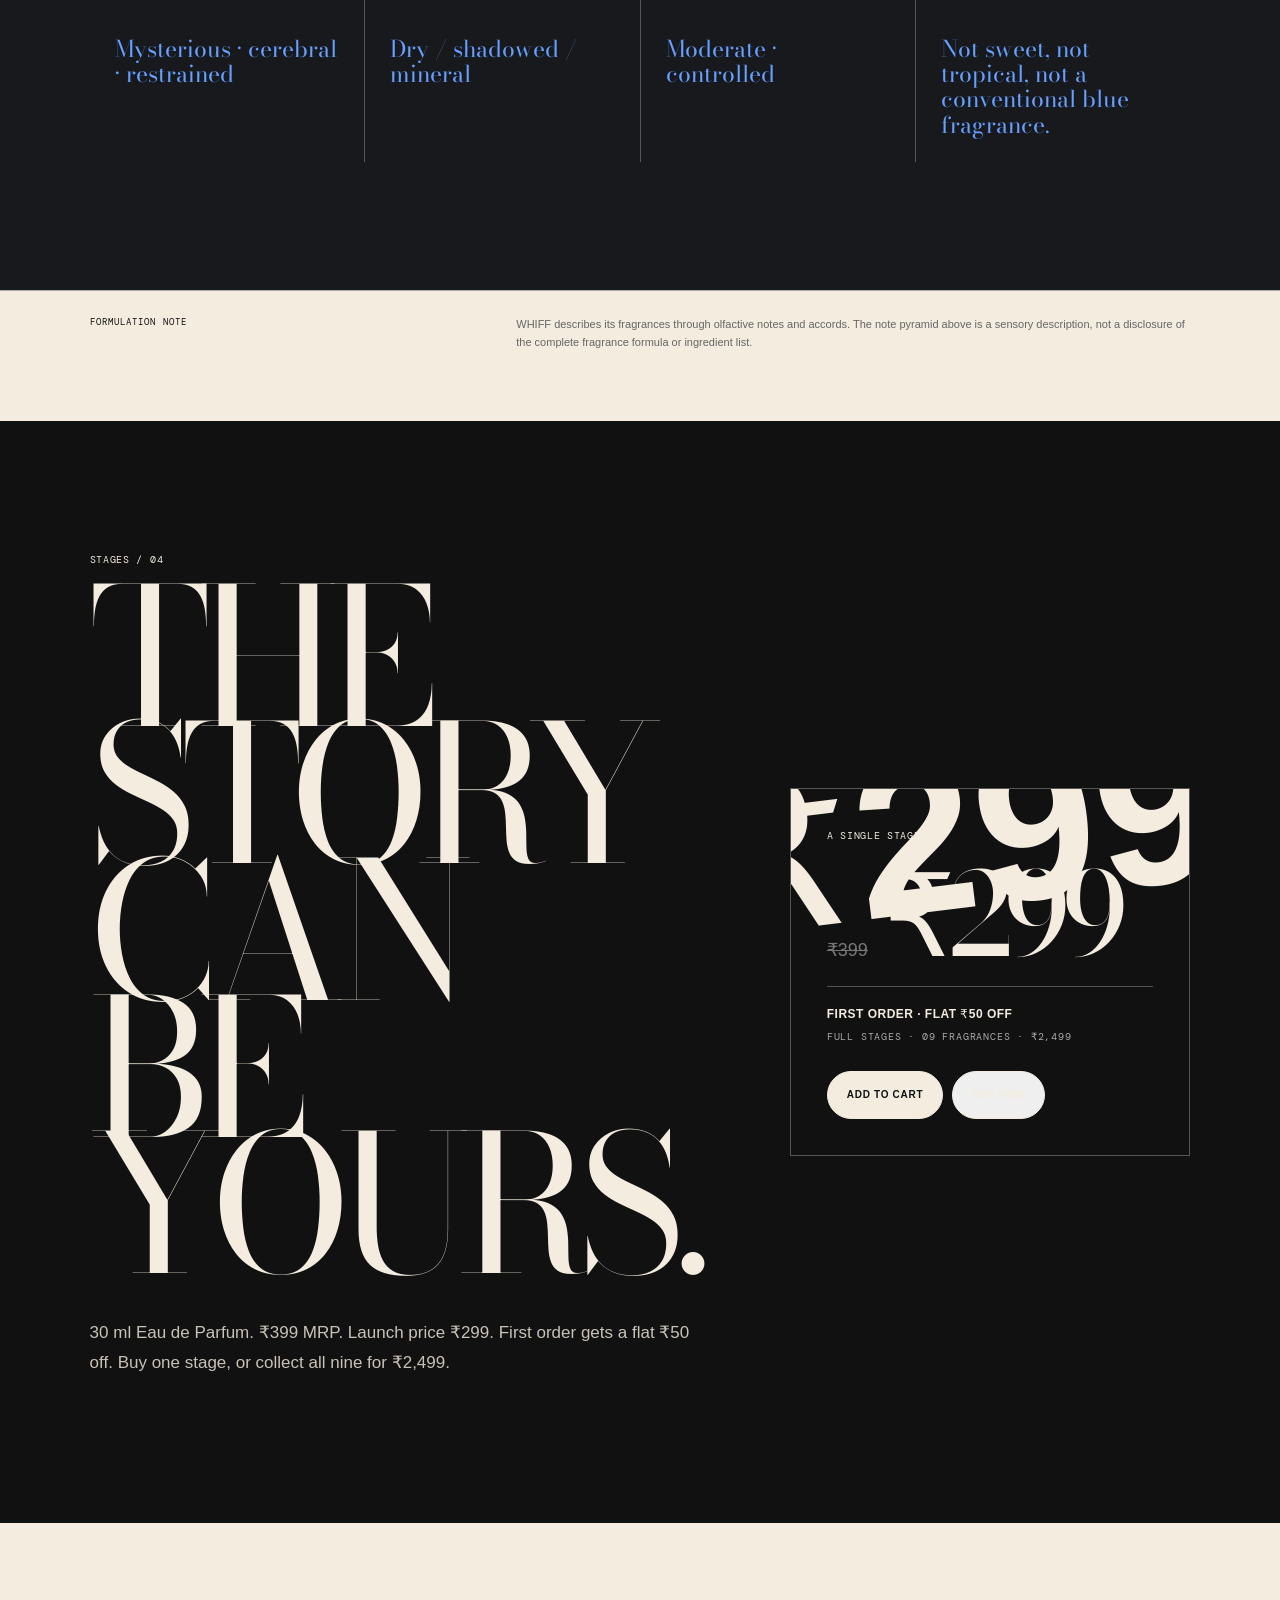
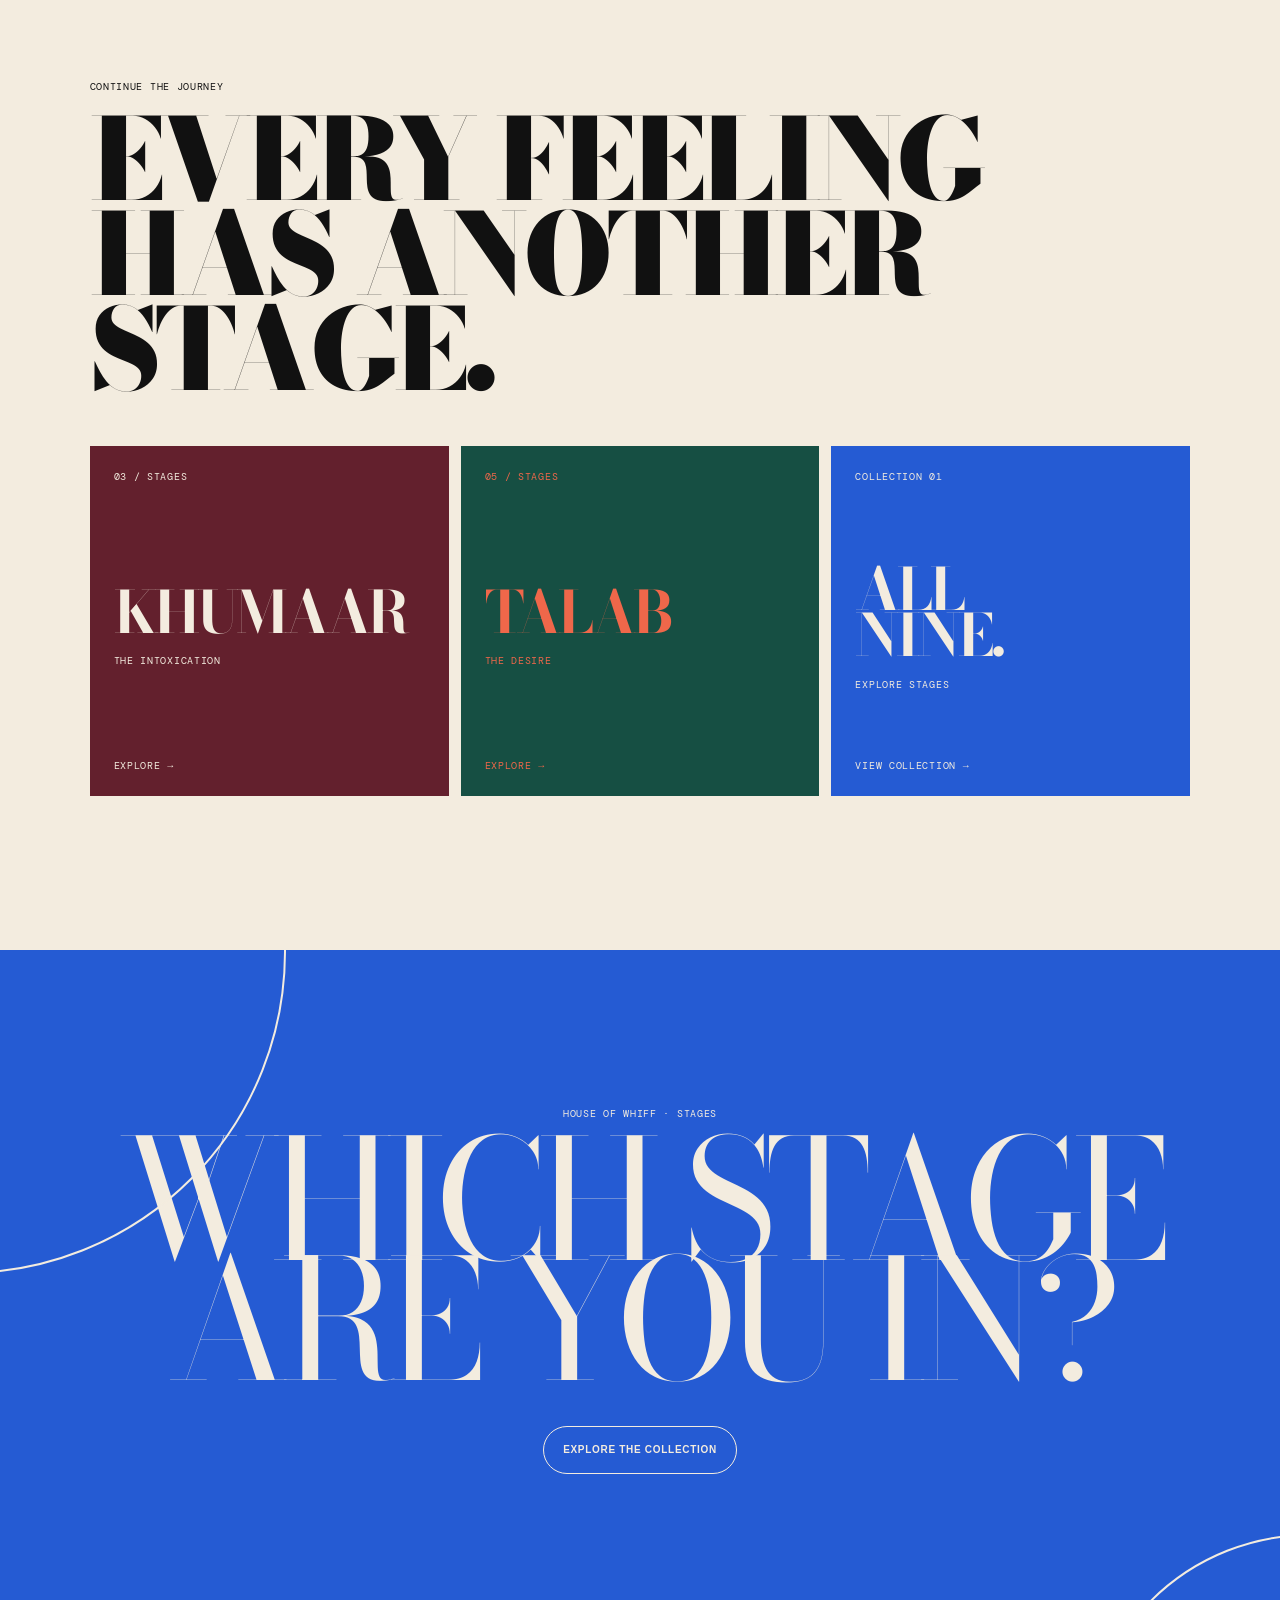
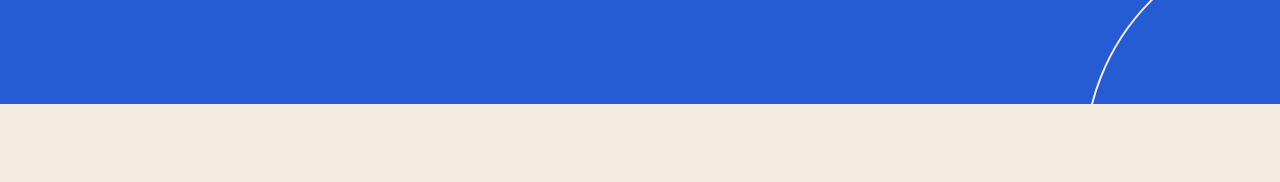
<file: stages/04.html>
<!doctype html><html lang="en"><head><meta charset="utf-8"><meta name="viewport" content="width=device-width,initial-scale=1"><meta name="description" content="ASRAAR, Stage 04 of WHIFF STAGES. The mystery, translated through literature and scent."><title>ASRAAR · The Mystery | WHIFF</title><link rel="stylesheet" href="/styles.css"><link rel="stylesheet" href="/stage-stories.css"><link rel="stylesheet" href="/editorial.css"><link rel="stylesheet" href="/scent-details.css"><link href="https://fonts.googleapis.com/css2?family=DM+Mono:wght@400;500&family=Inter:wght@400;500;600;700;800;900&display=swap" rel="stylesheet"></head><body><div data-stage-page data-stage="04"></div><script src="/shop.js"></script><script src="/stage-stories.js"></script><script src="/scent-details.js"></script></body></html>
</file>
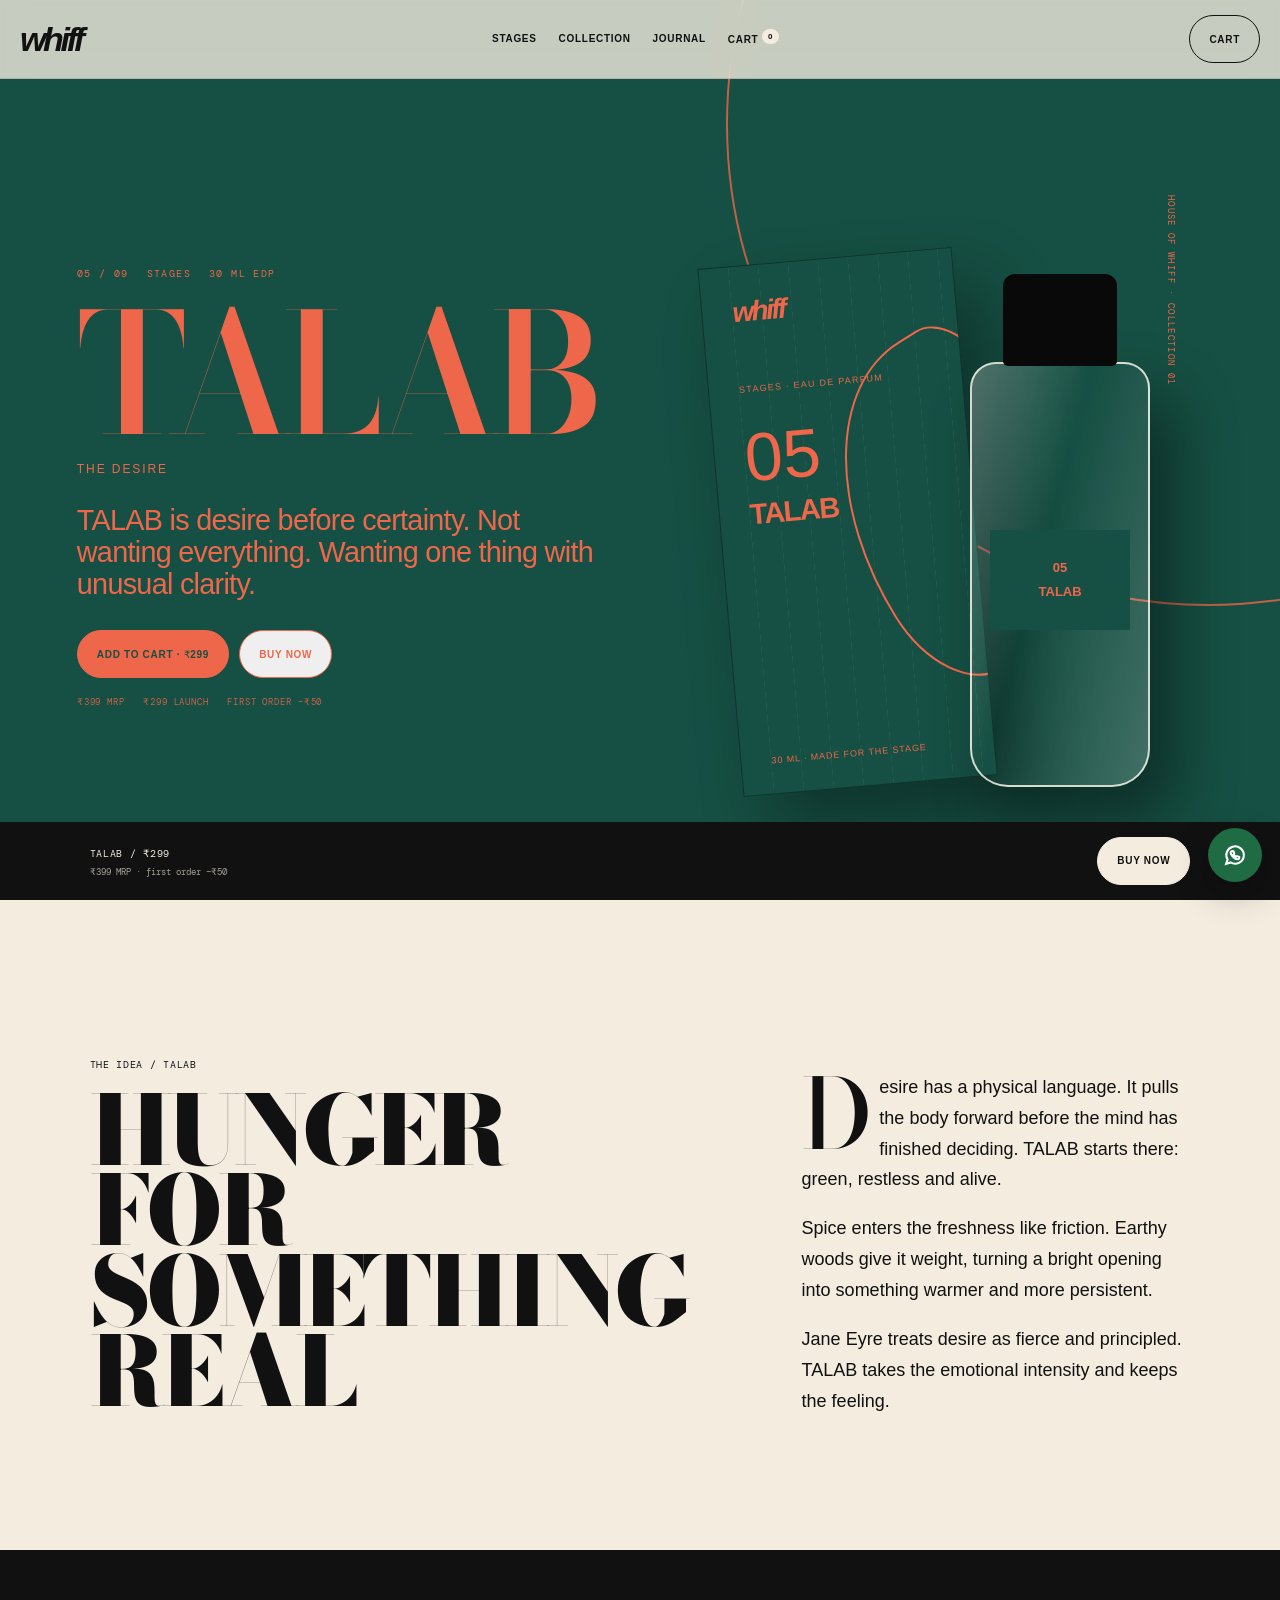
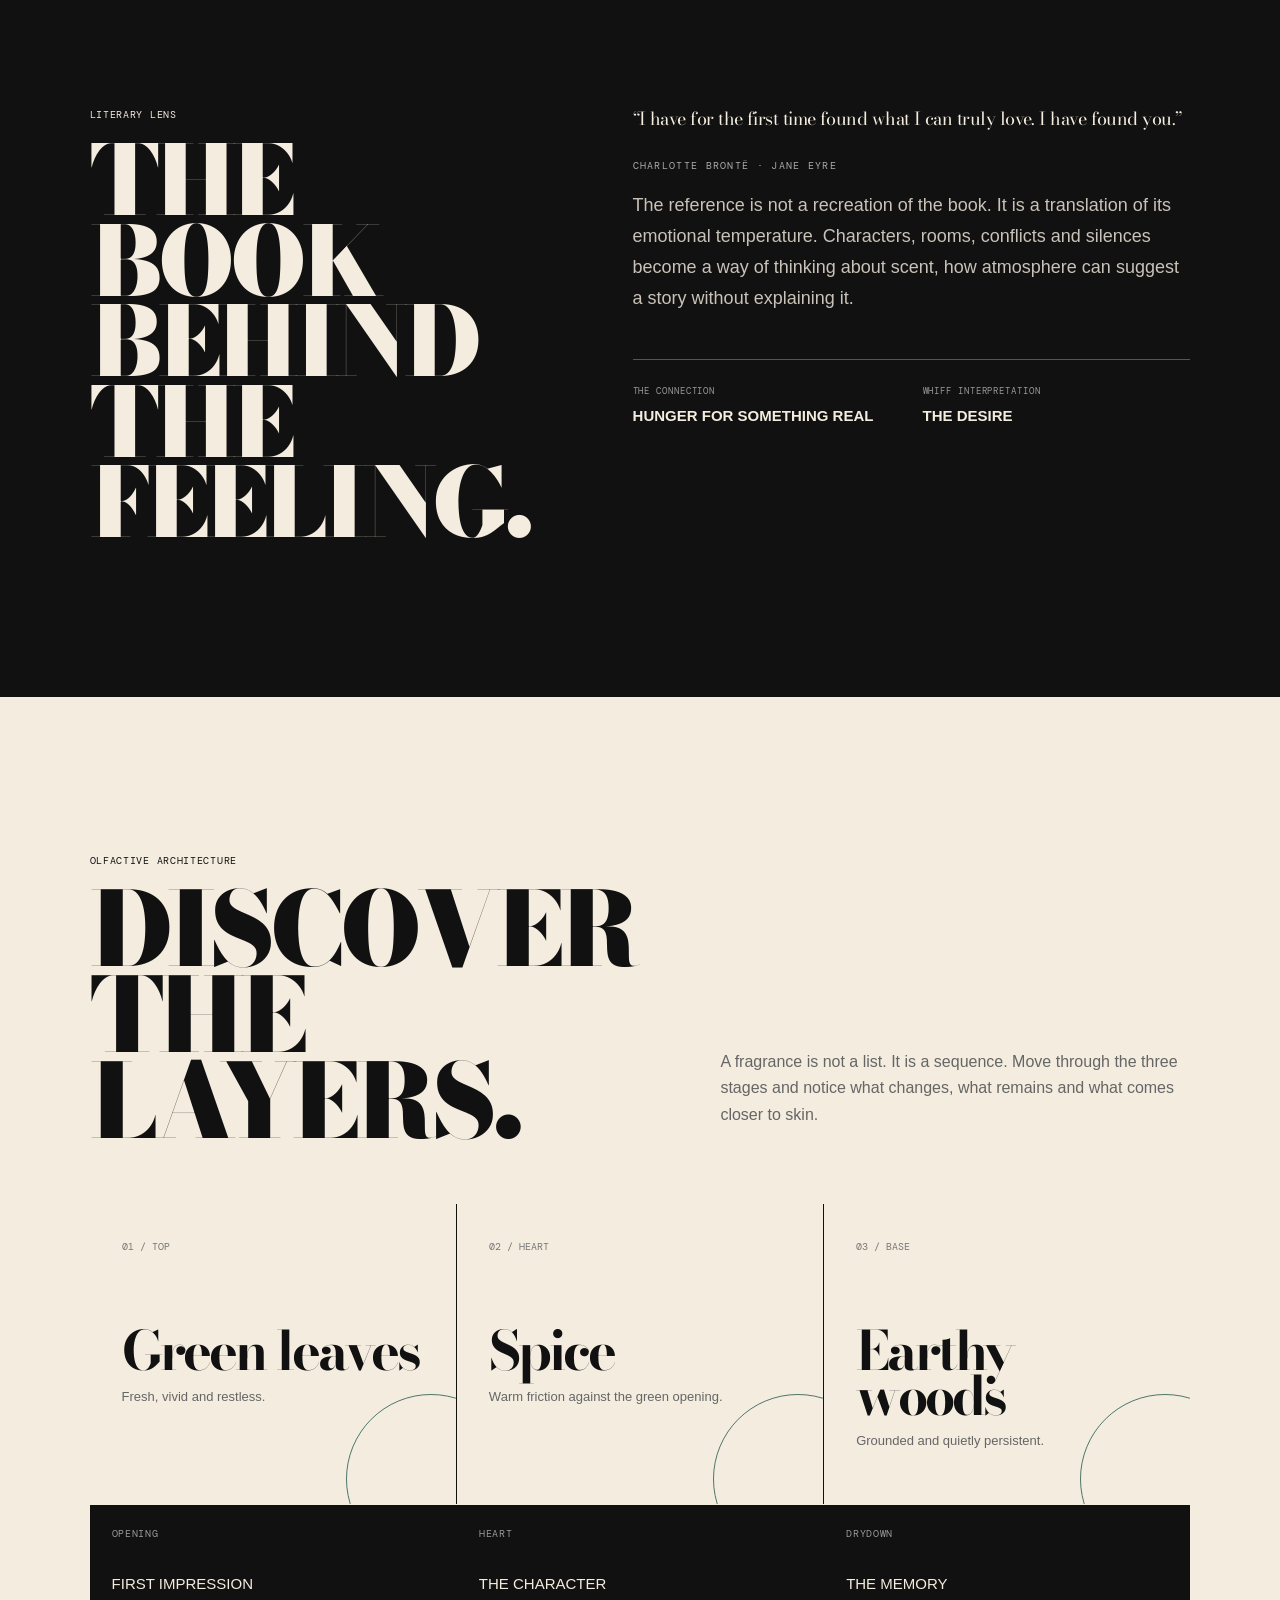
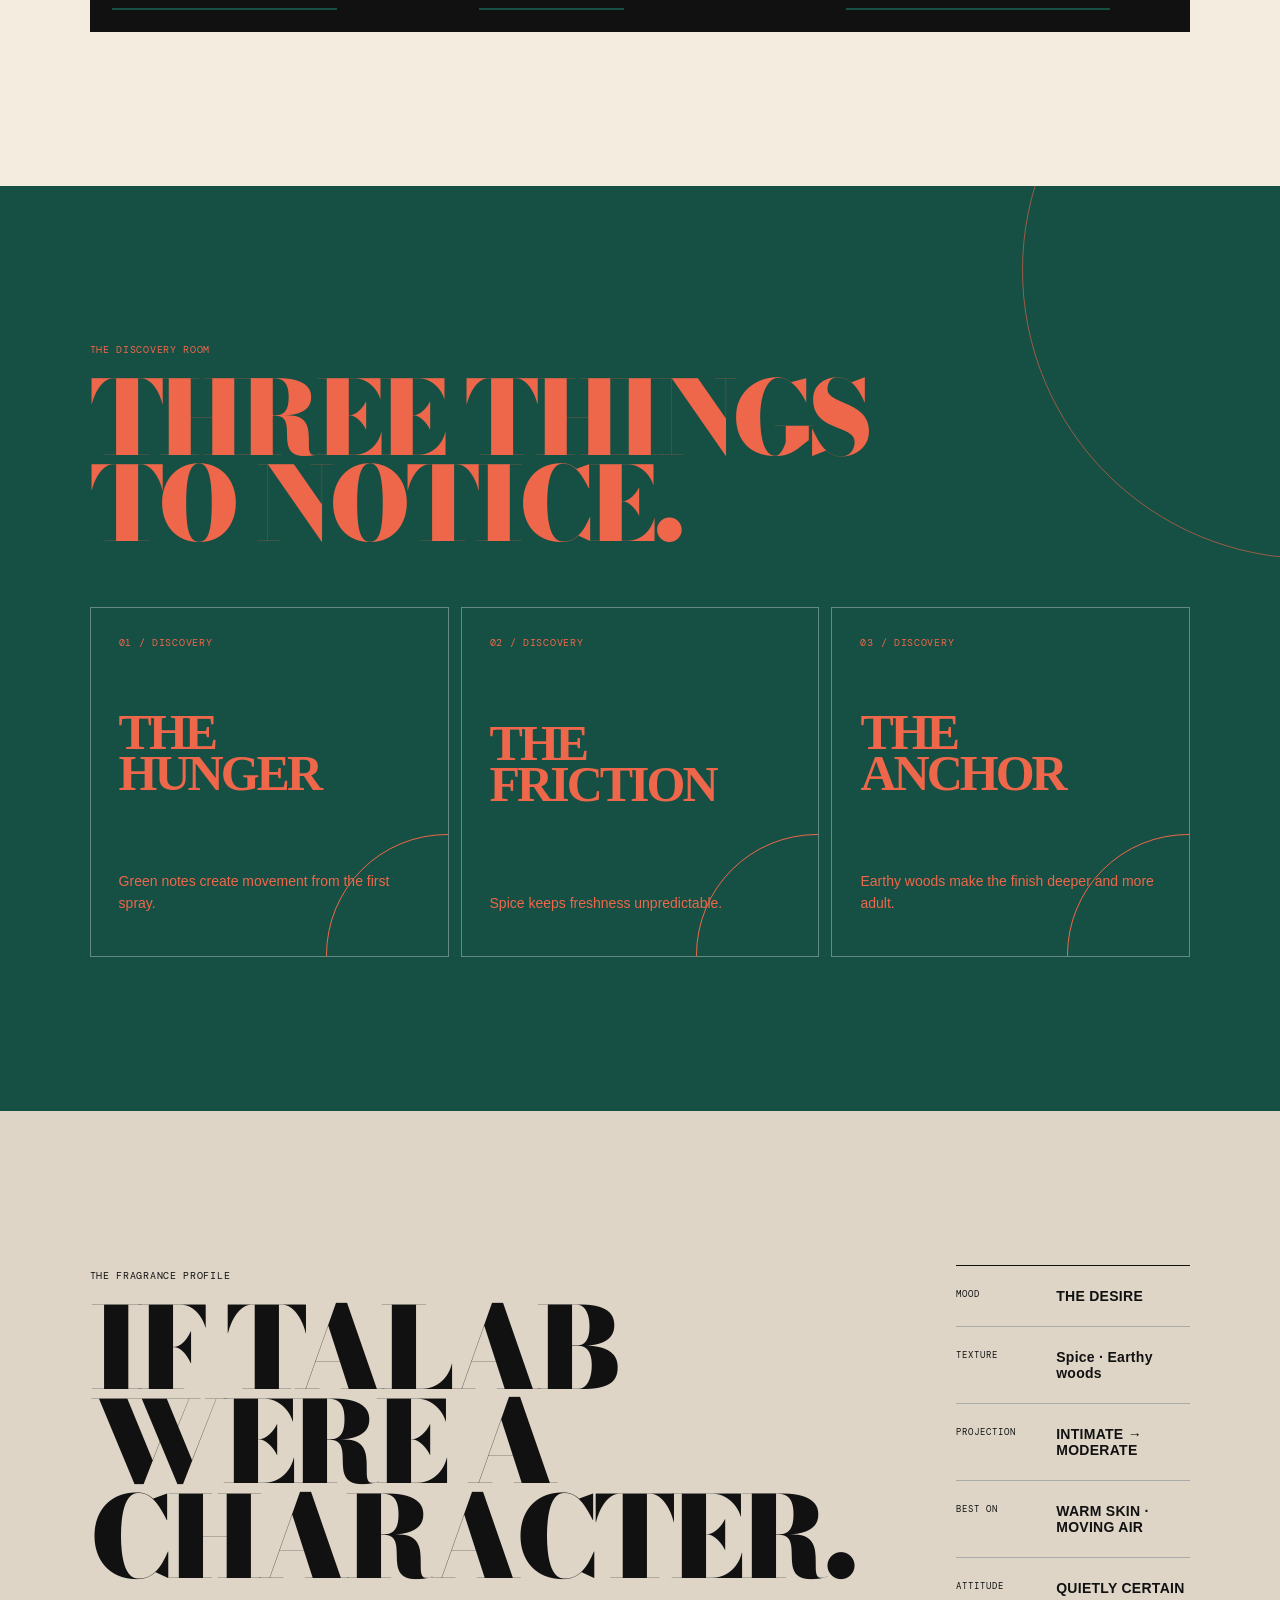
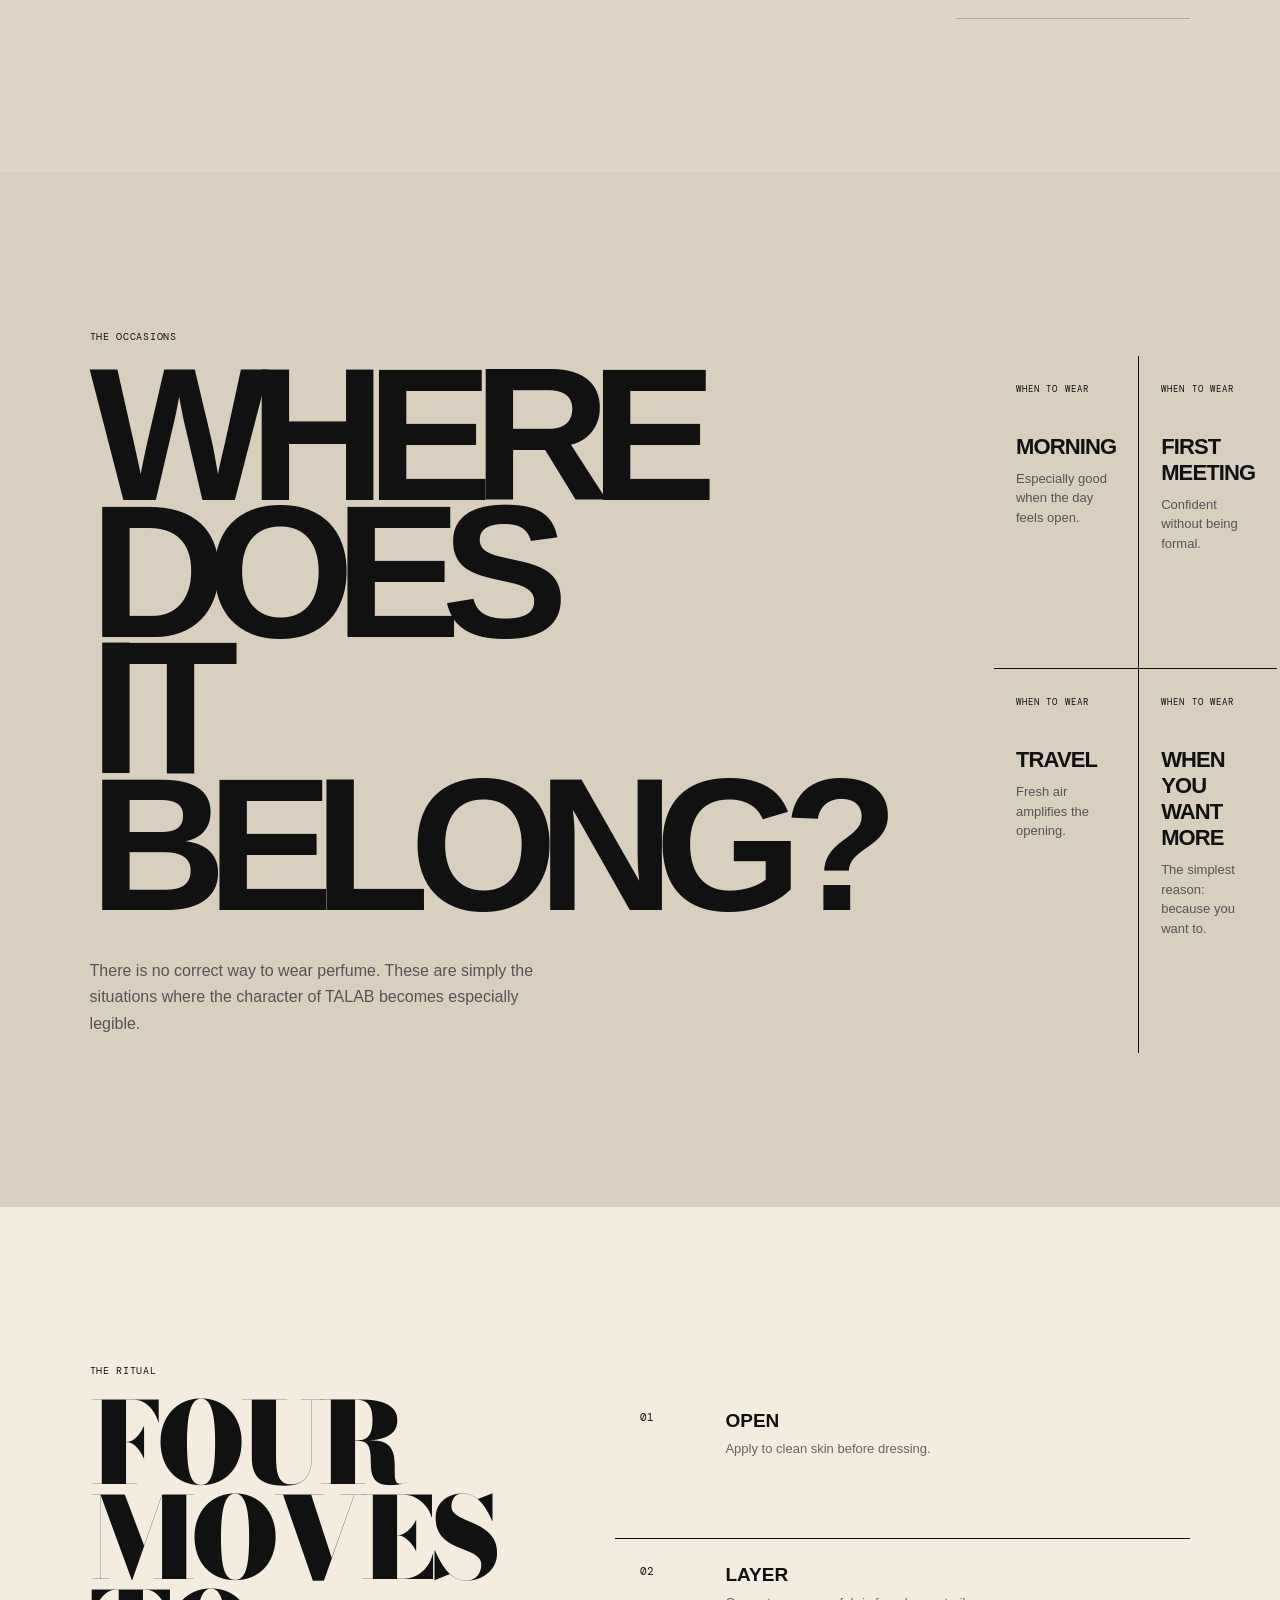
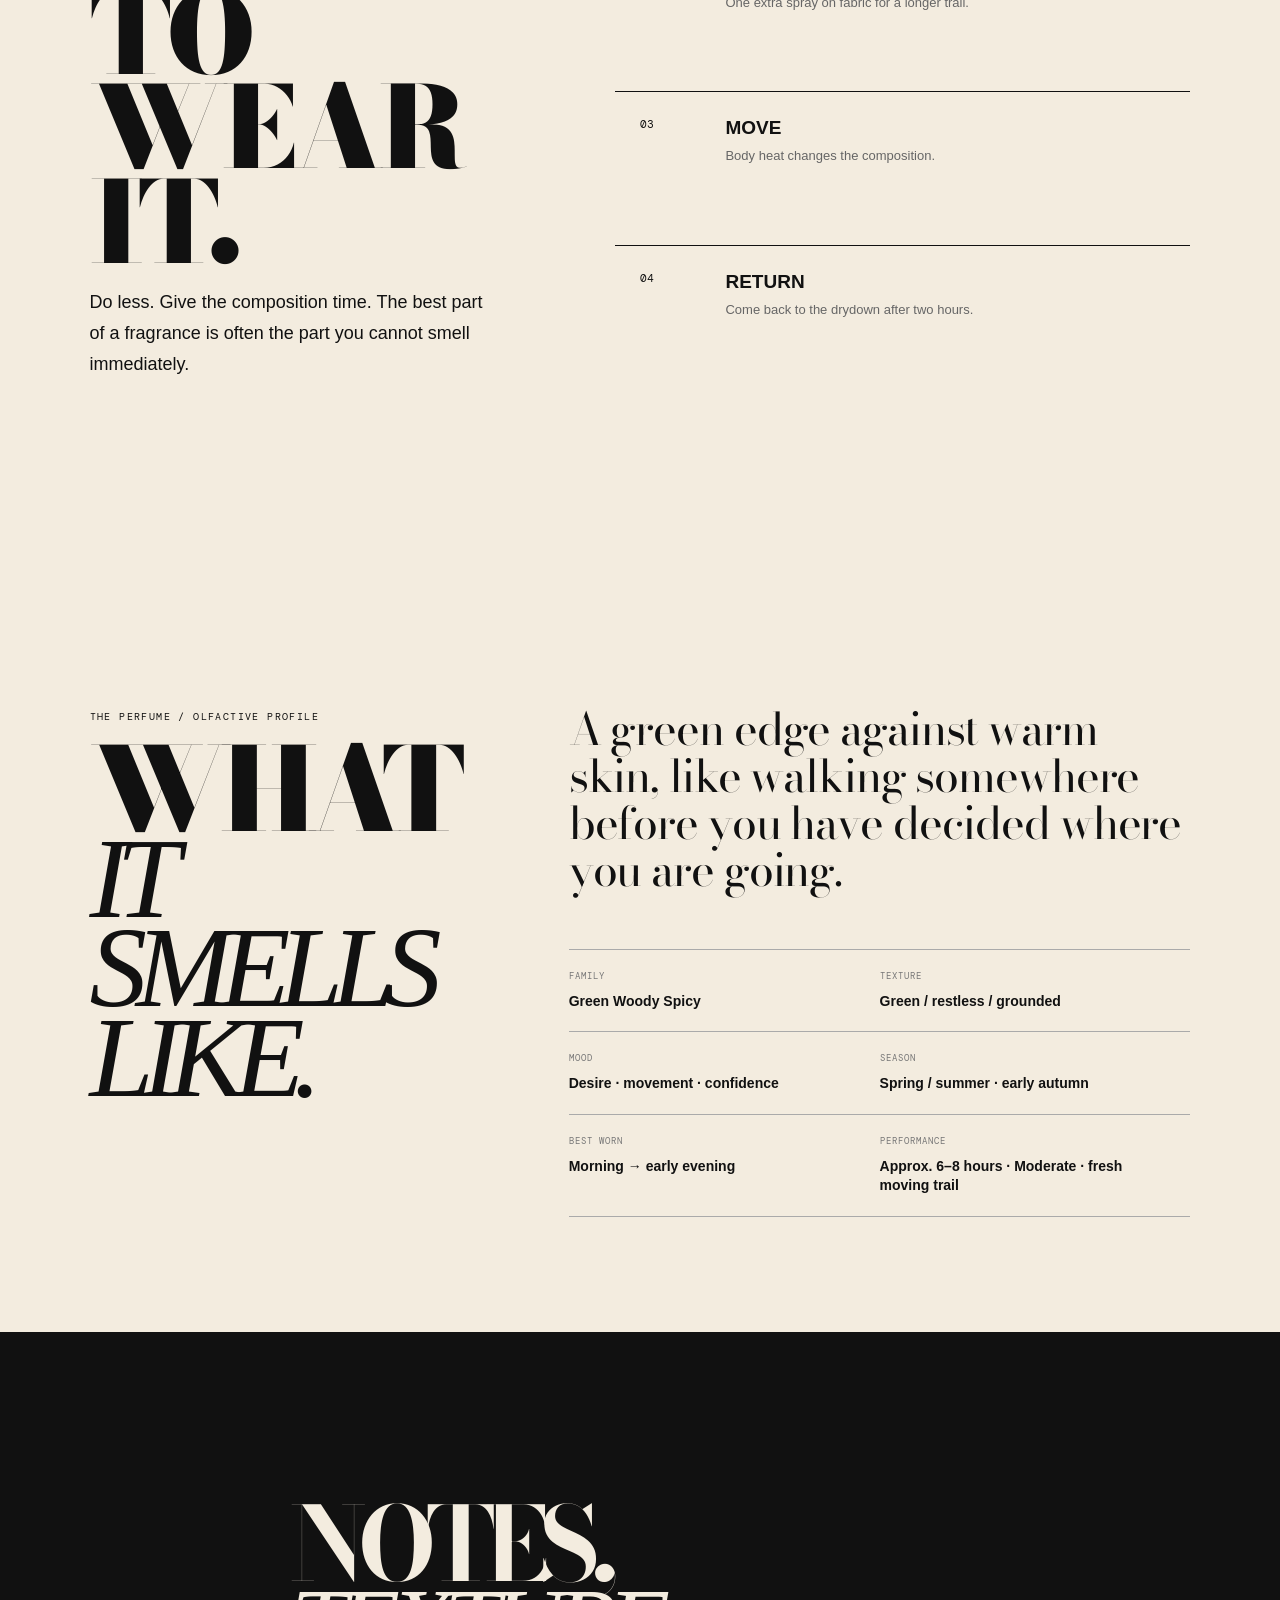
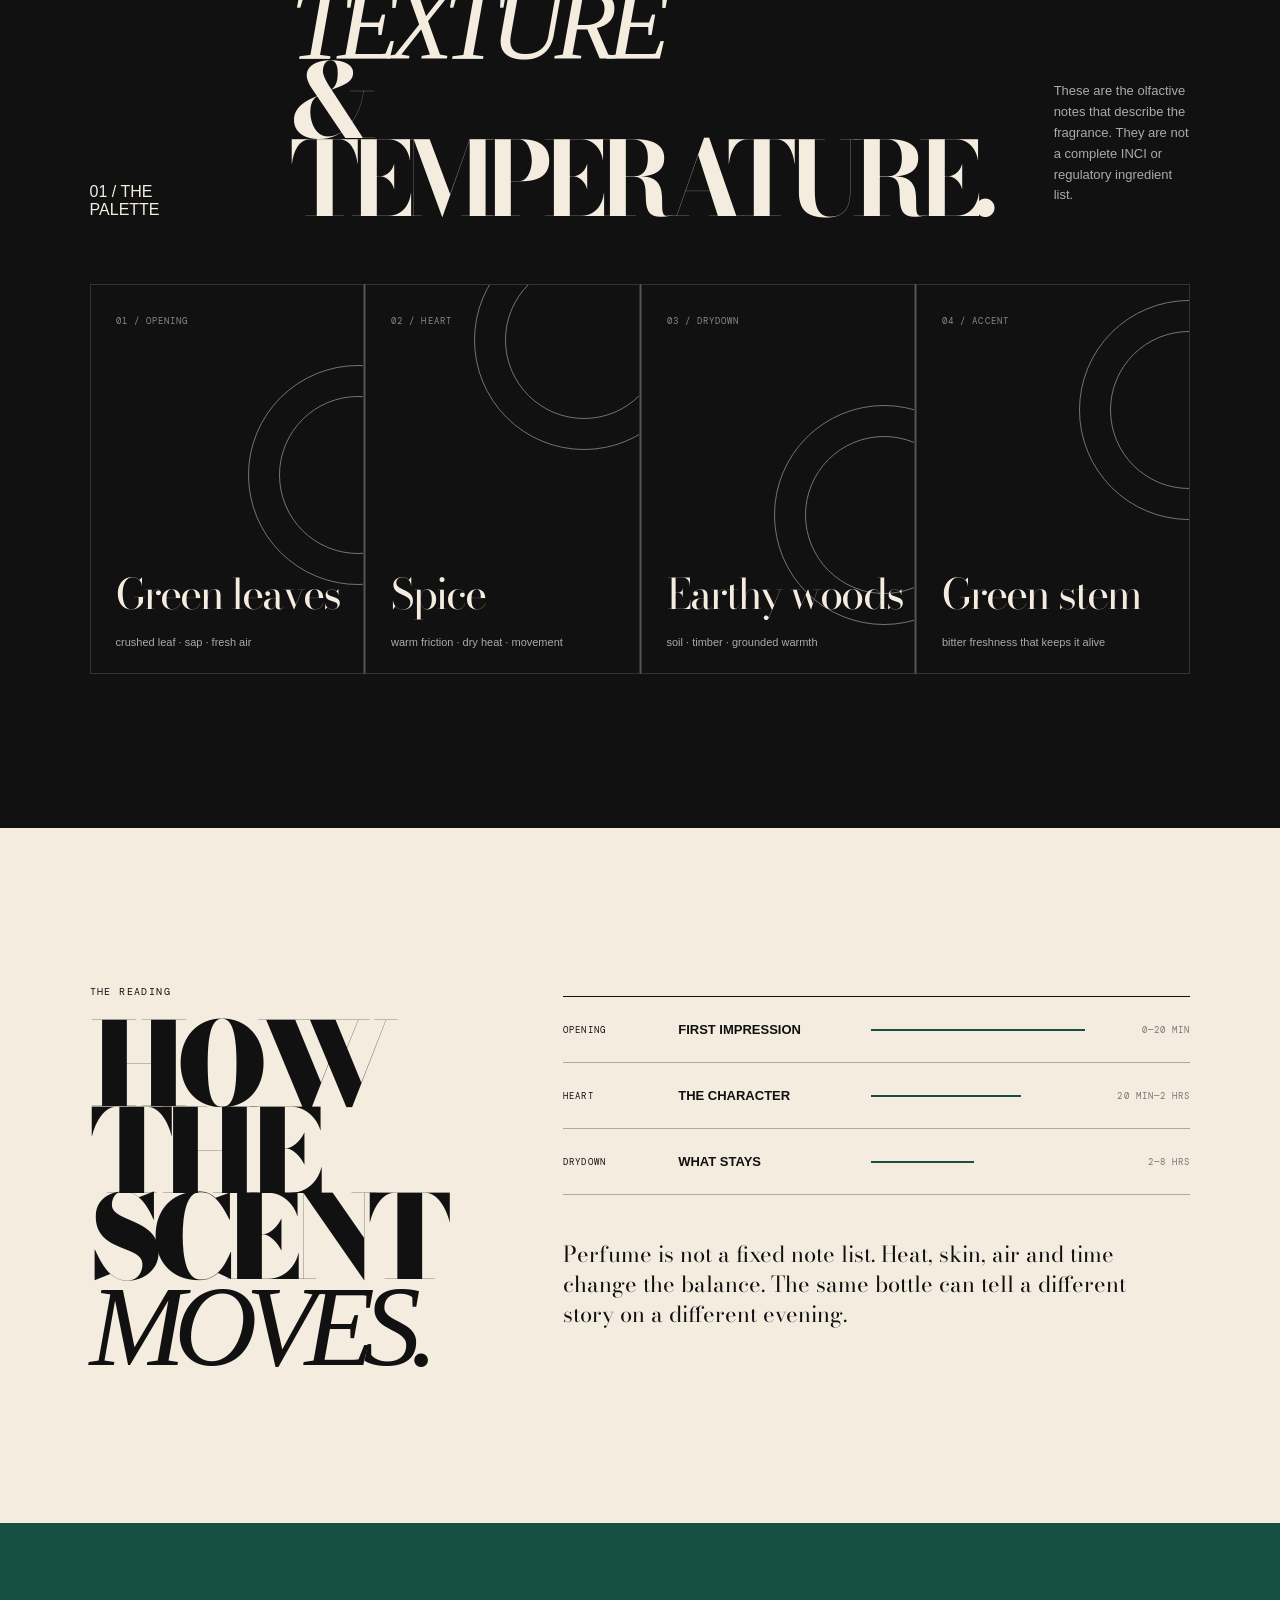
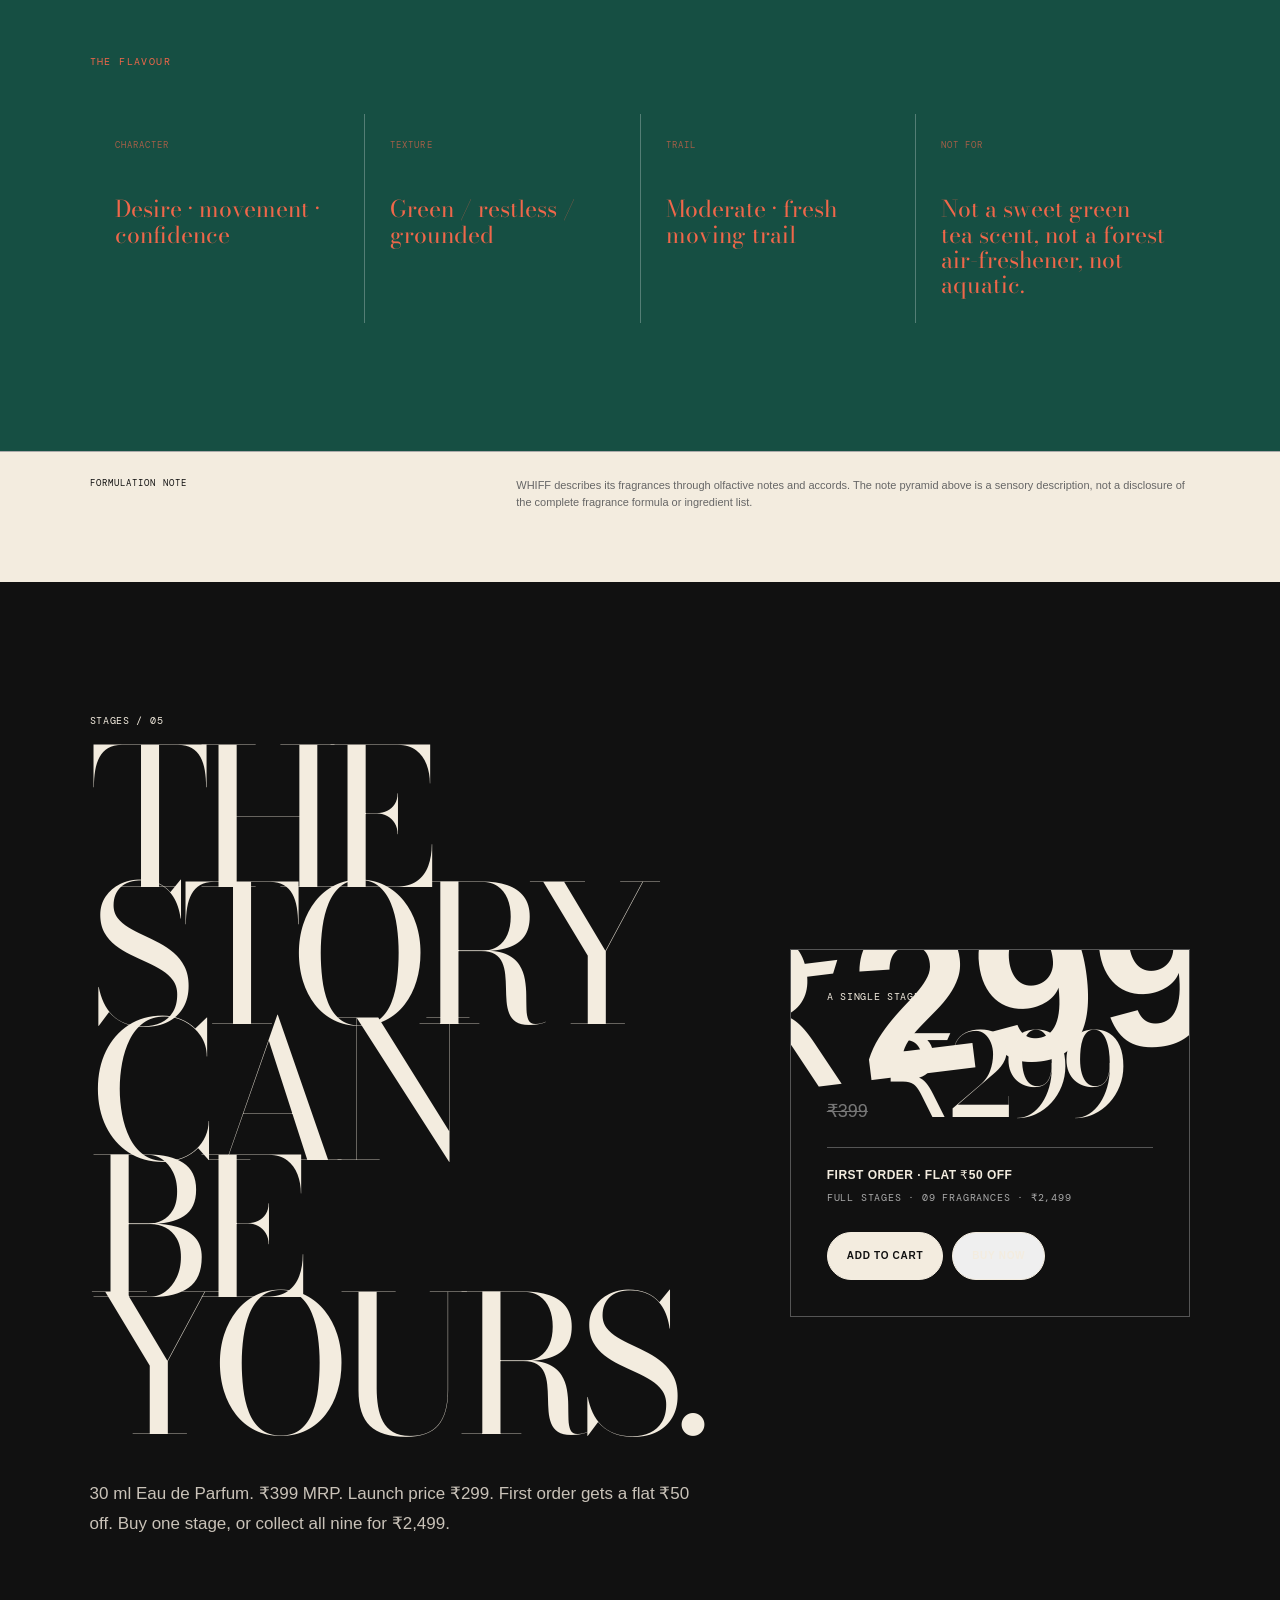
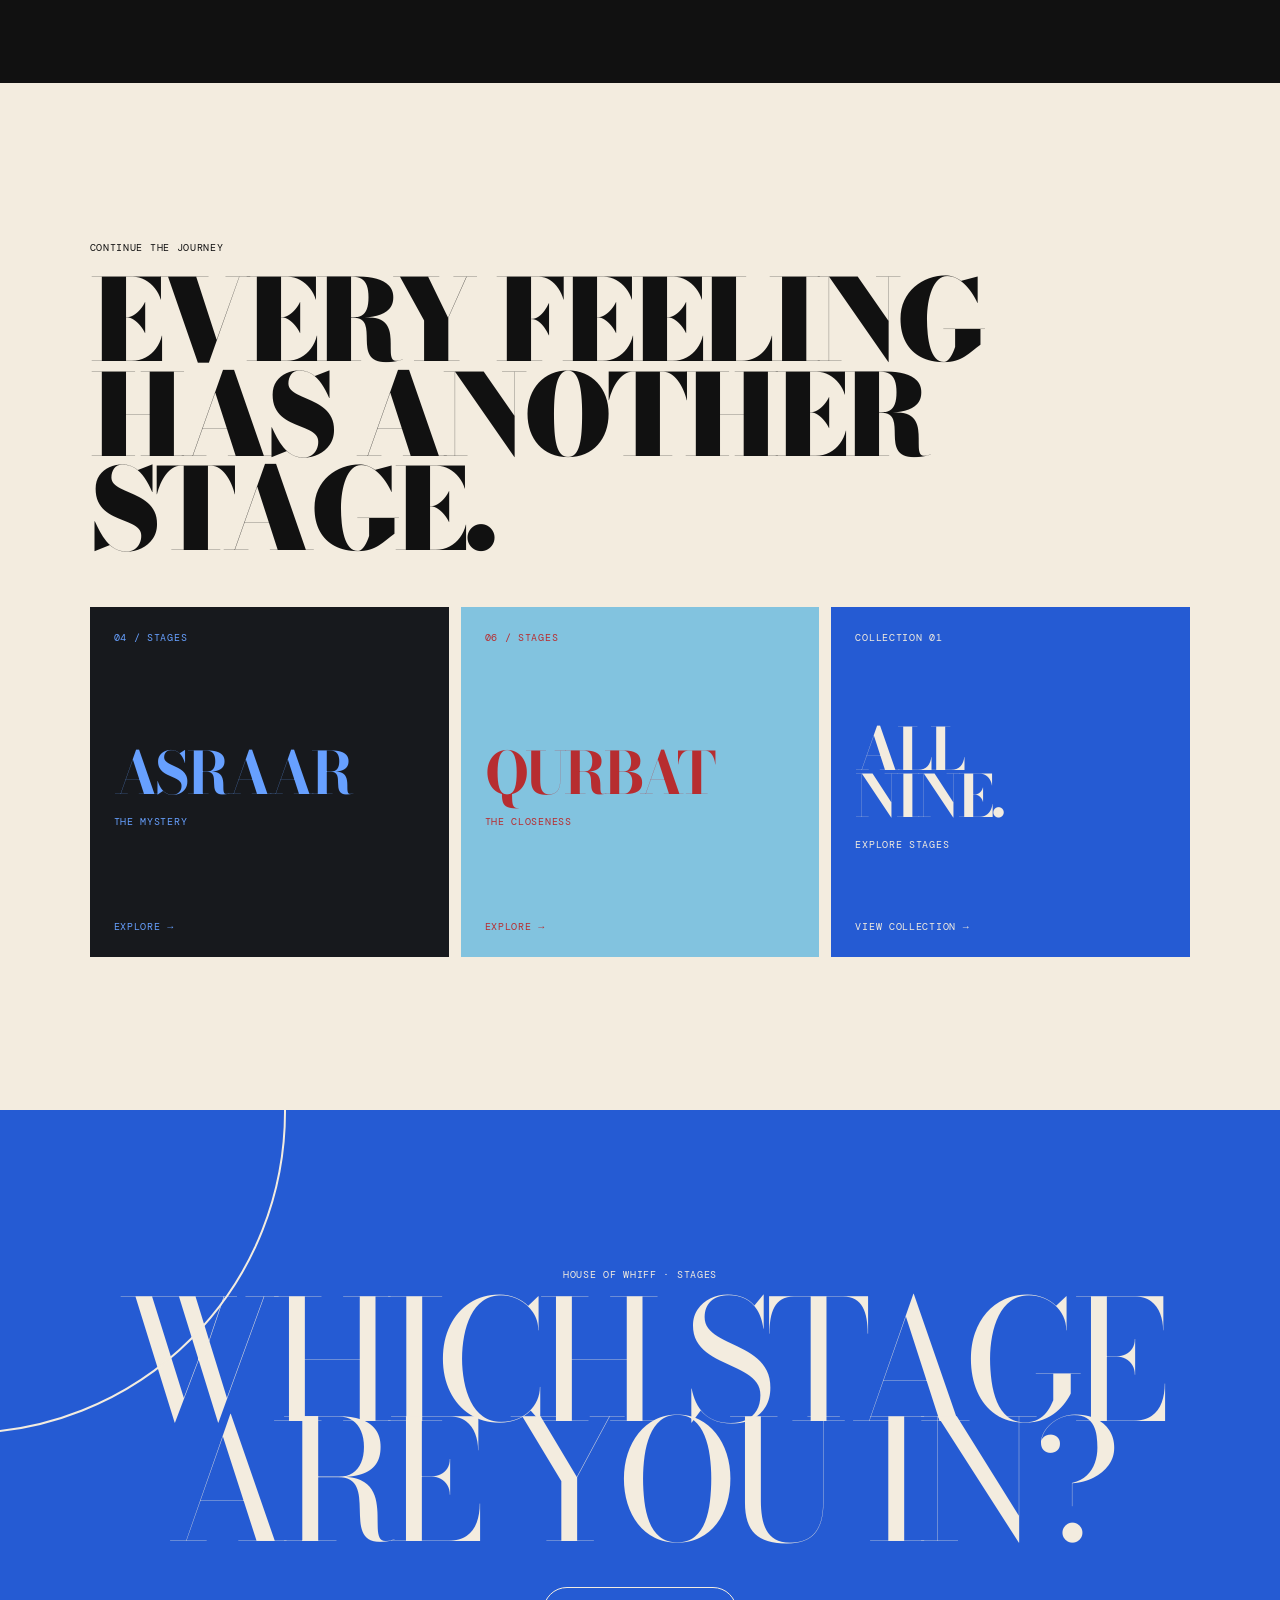
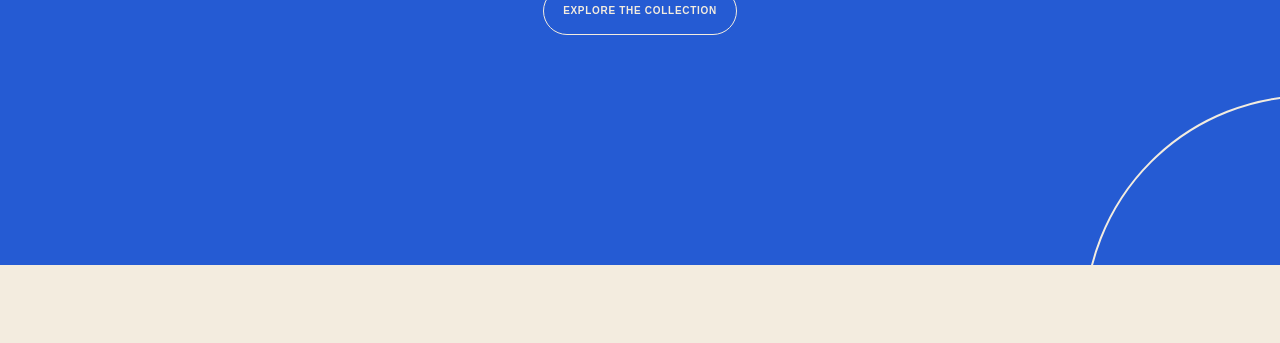
<file: stages/05.html>
<!doctype html><html lang="en"><head><meta charset="utf-8"><meta name="viewport" content="width=device-width,initial-scale=1"><meta name="description" content="TALAB, Stage 05 of WHIFF STAGES. The desire, translated through literature and scent."><title>TALAB · The Desire | WHIFF</title><link rel="stylesheet" href="/styles.css"><link rel="stylesheet" href="/stage-stories.css"><link rel="stylesheet" href="/editorial.css"><link rel="stylesheet" href="/scent-details.css"><link href="https://fonts.googleapis.com/css2?family=DM+Mono:wght@400;500&family=Inter:wght@400;500;600;700;800;900&display=swap" rel="stylesheet"></head><body><div data-stage-page data-stage="05"></div><script src="/shop.js"></script><script src="/stage-stories.js"></script><script src="/scent-details.js"></script></body></html>
</file>
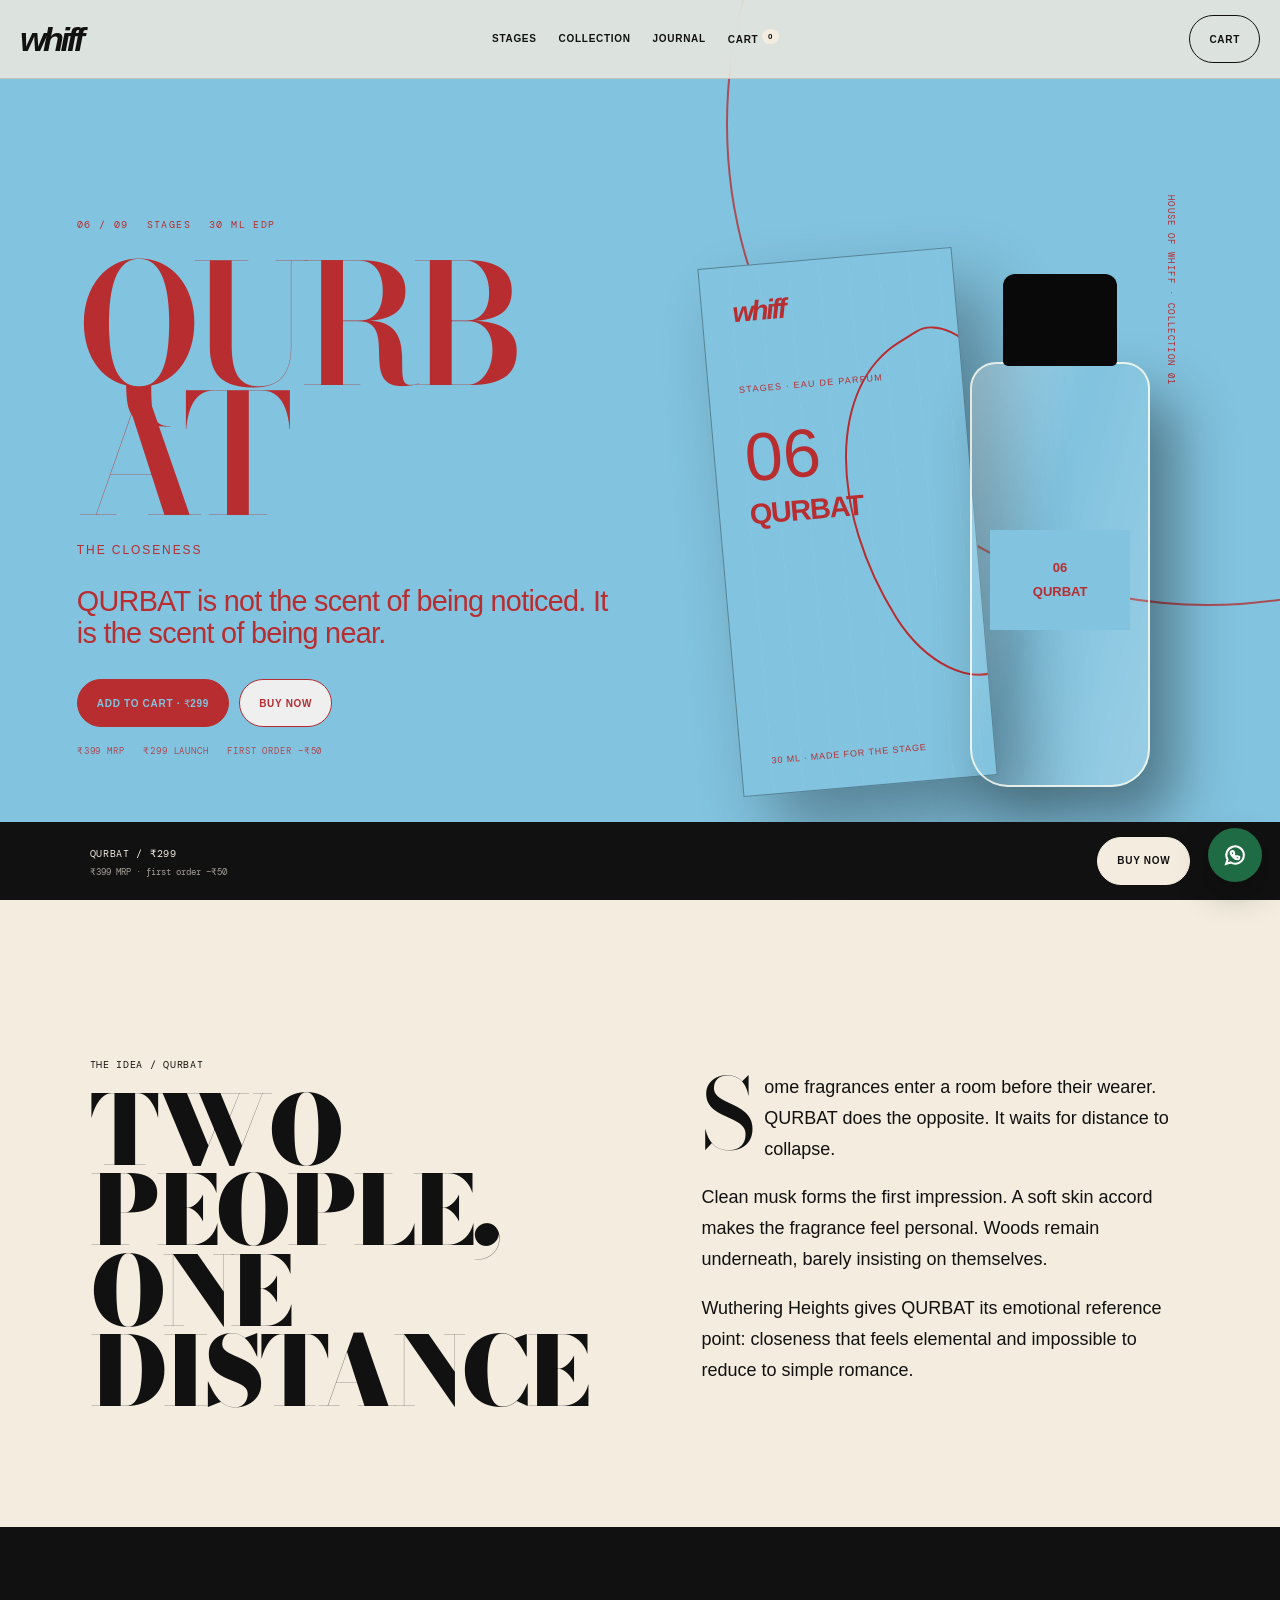
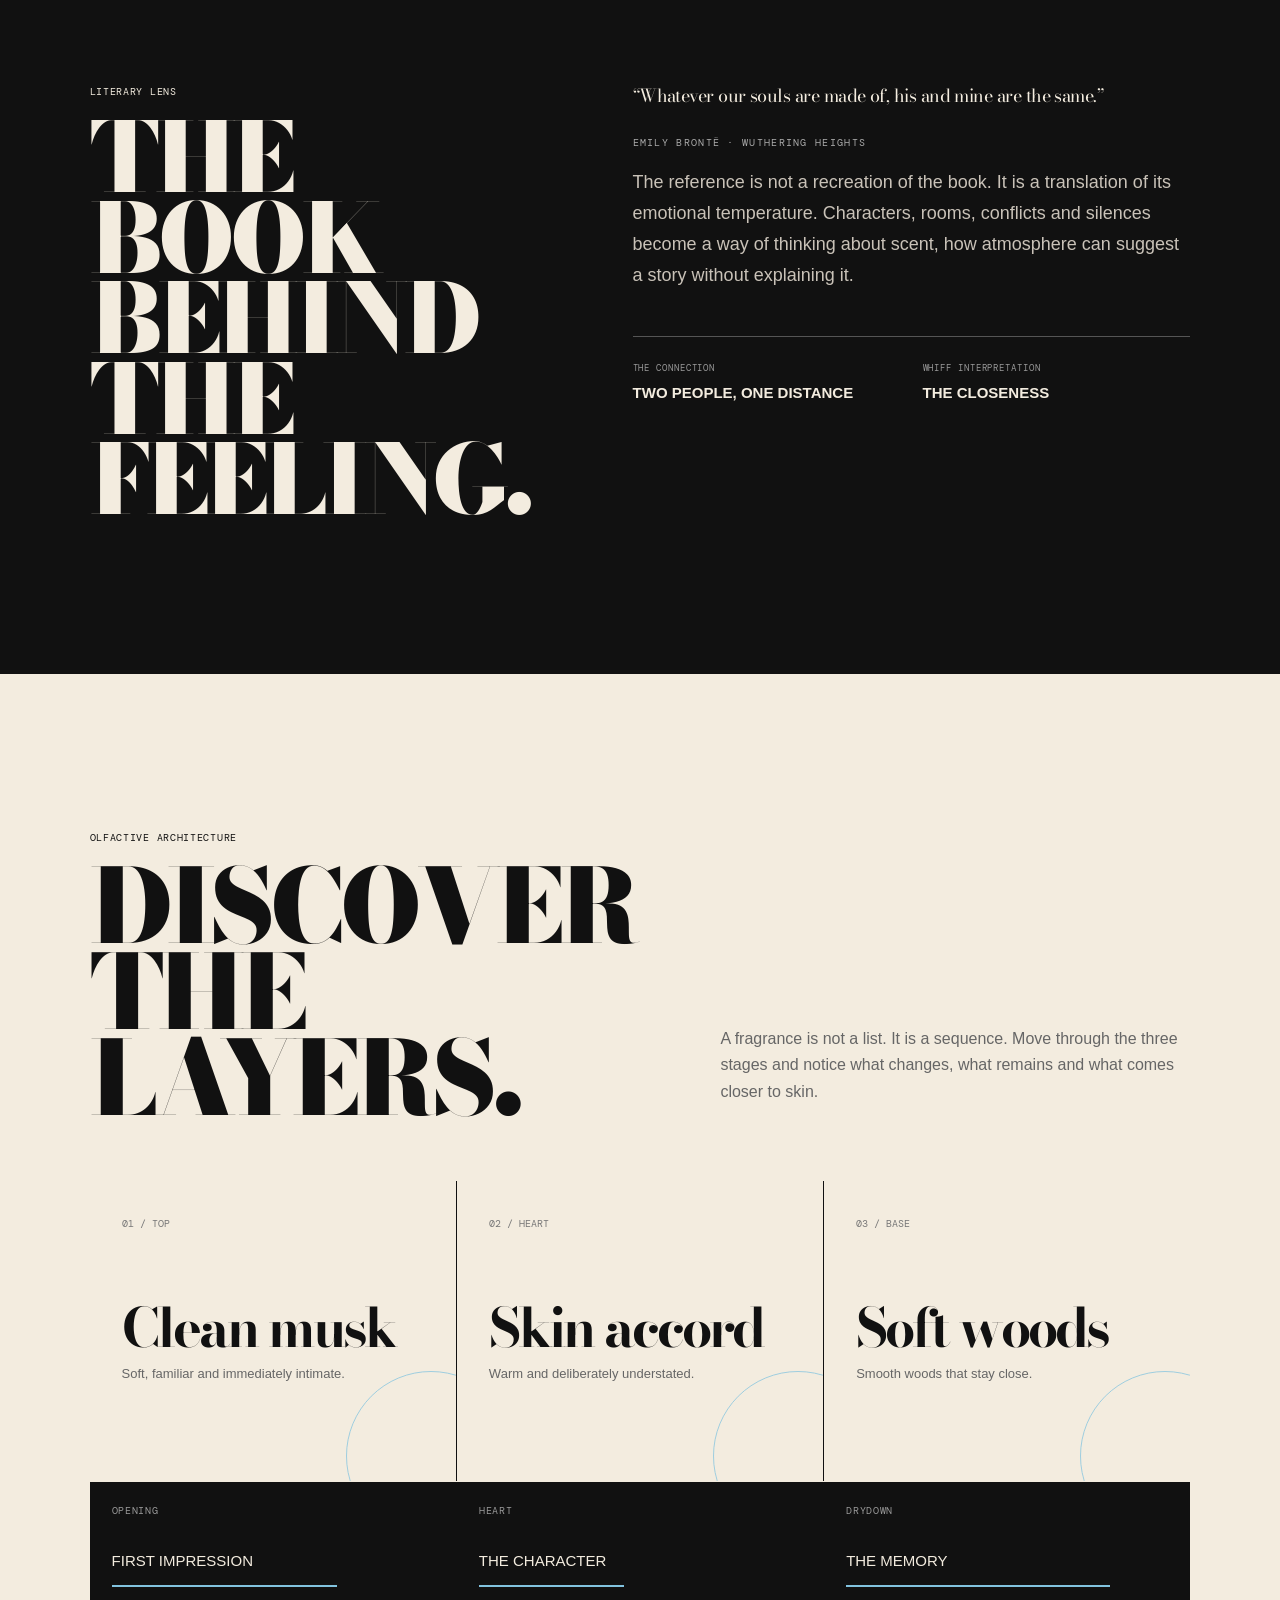
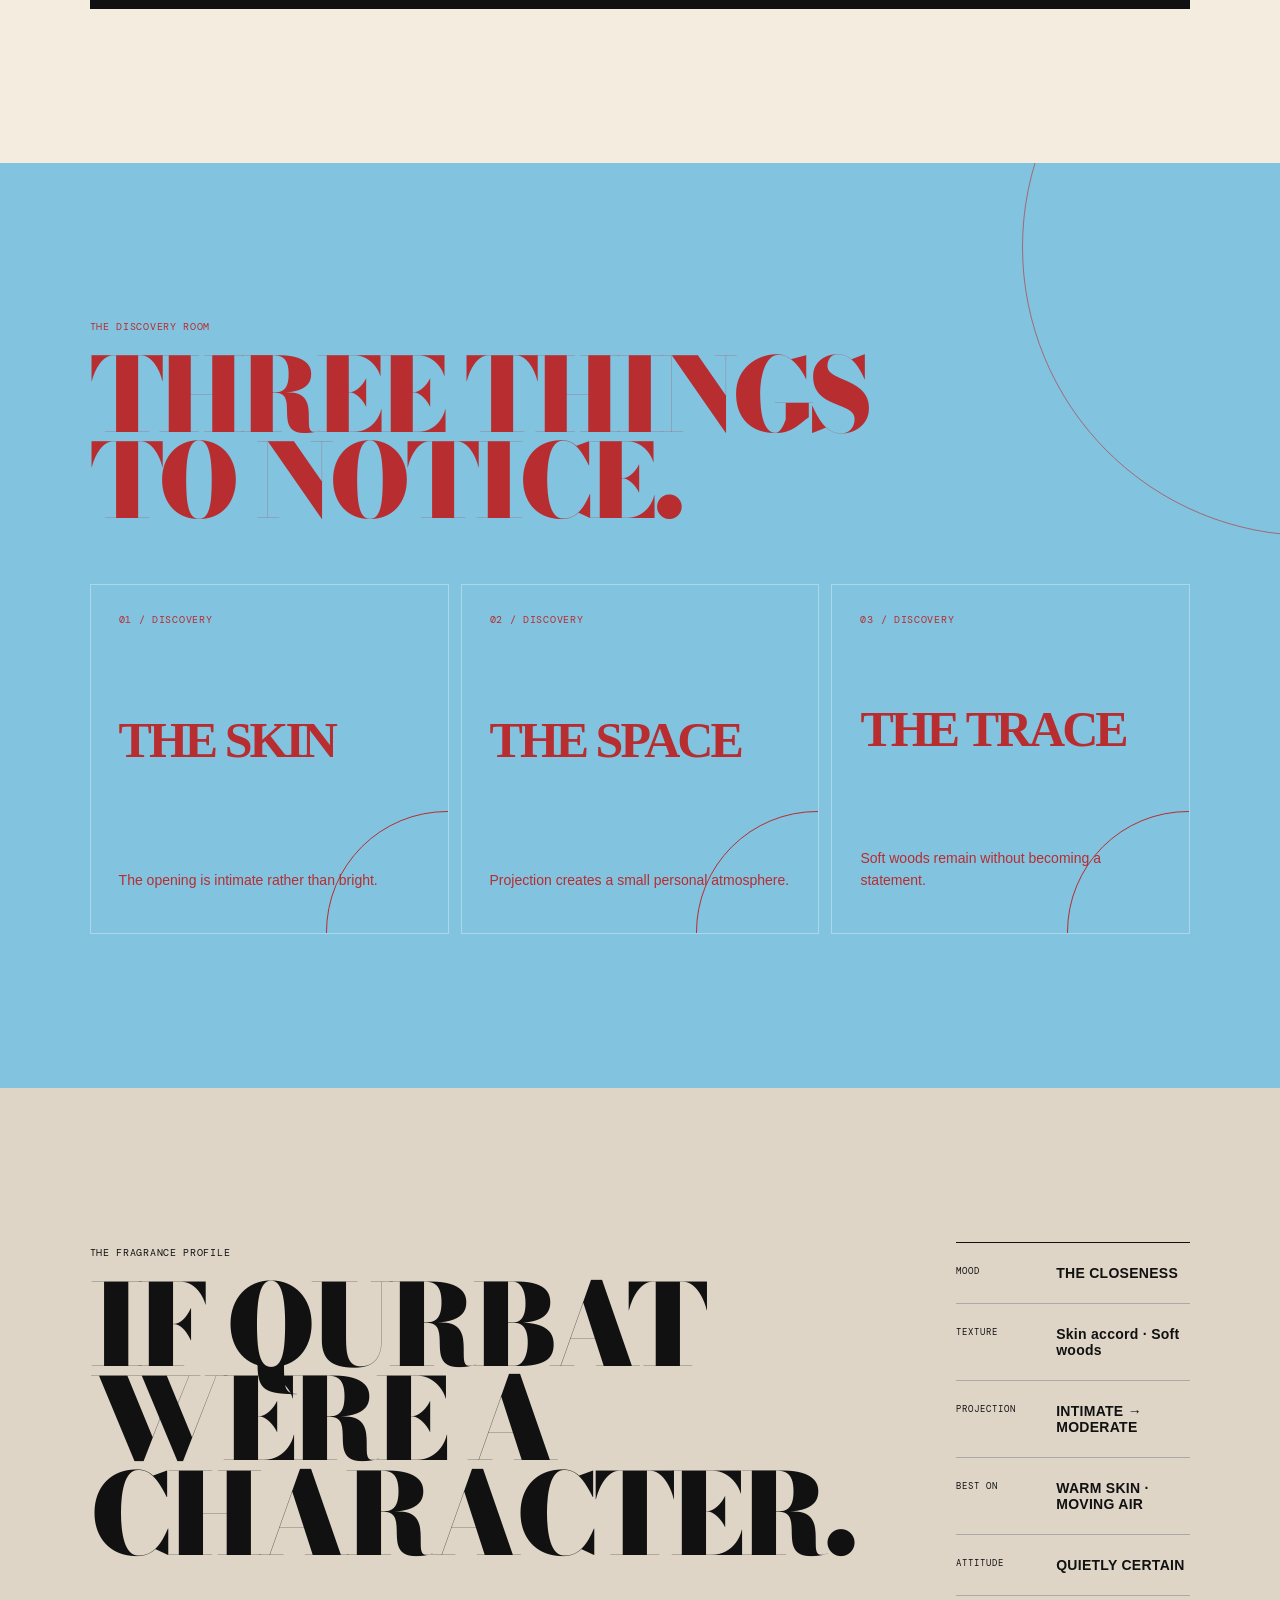
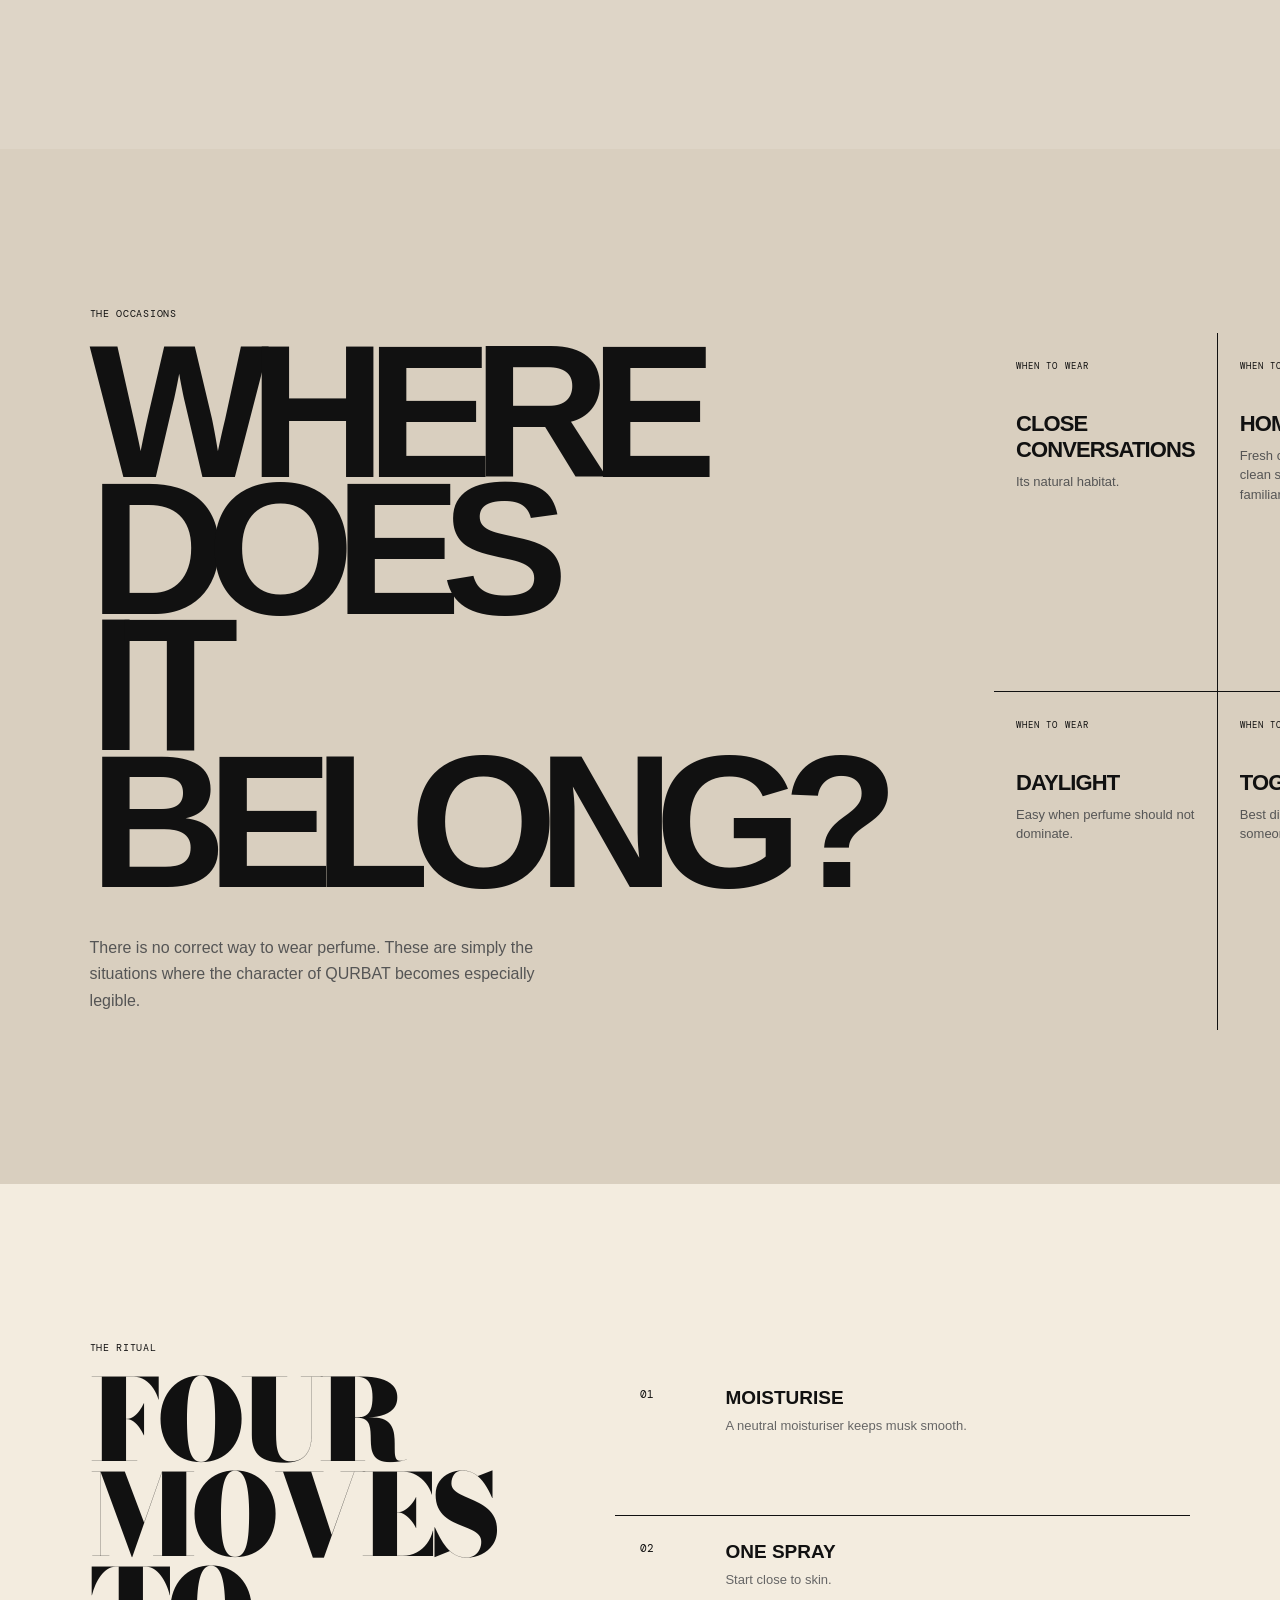
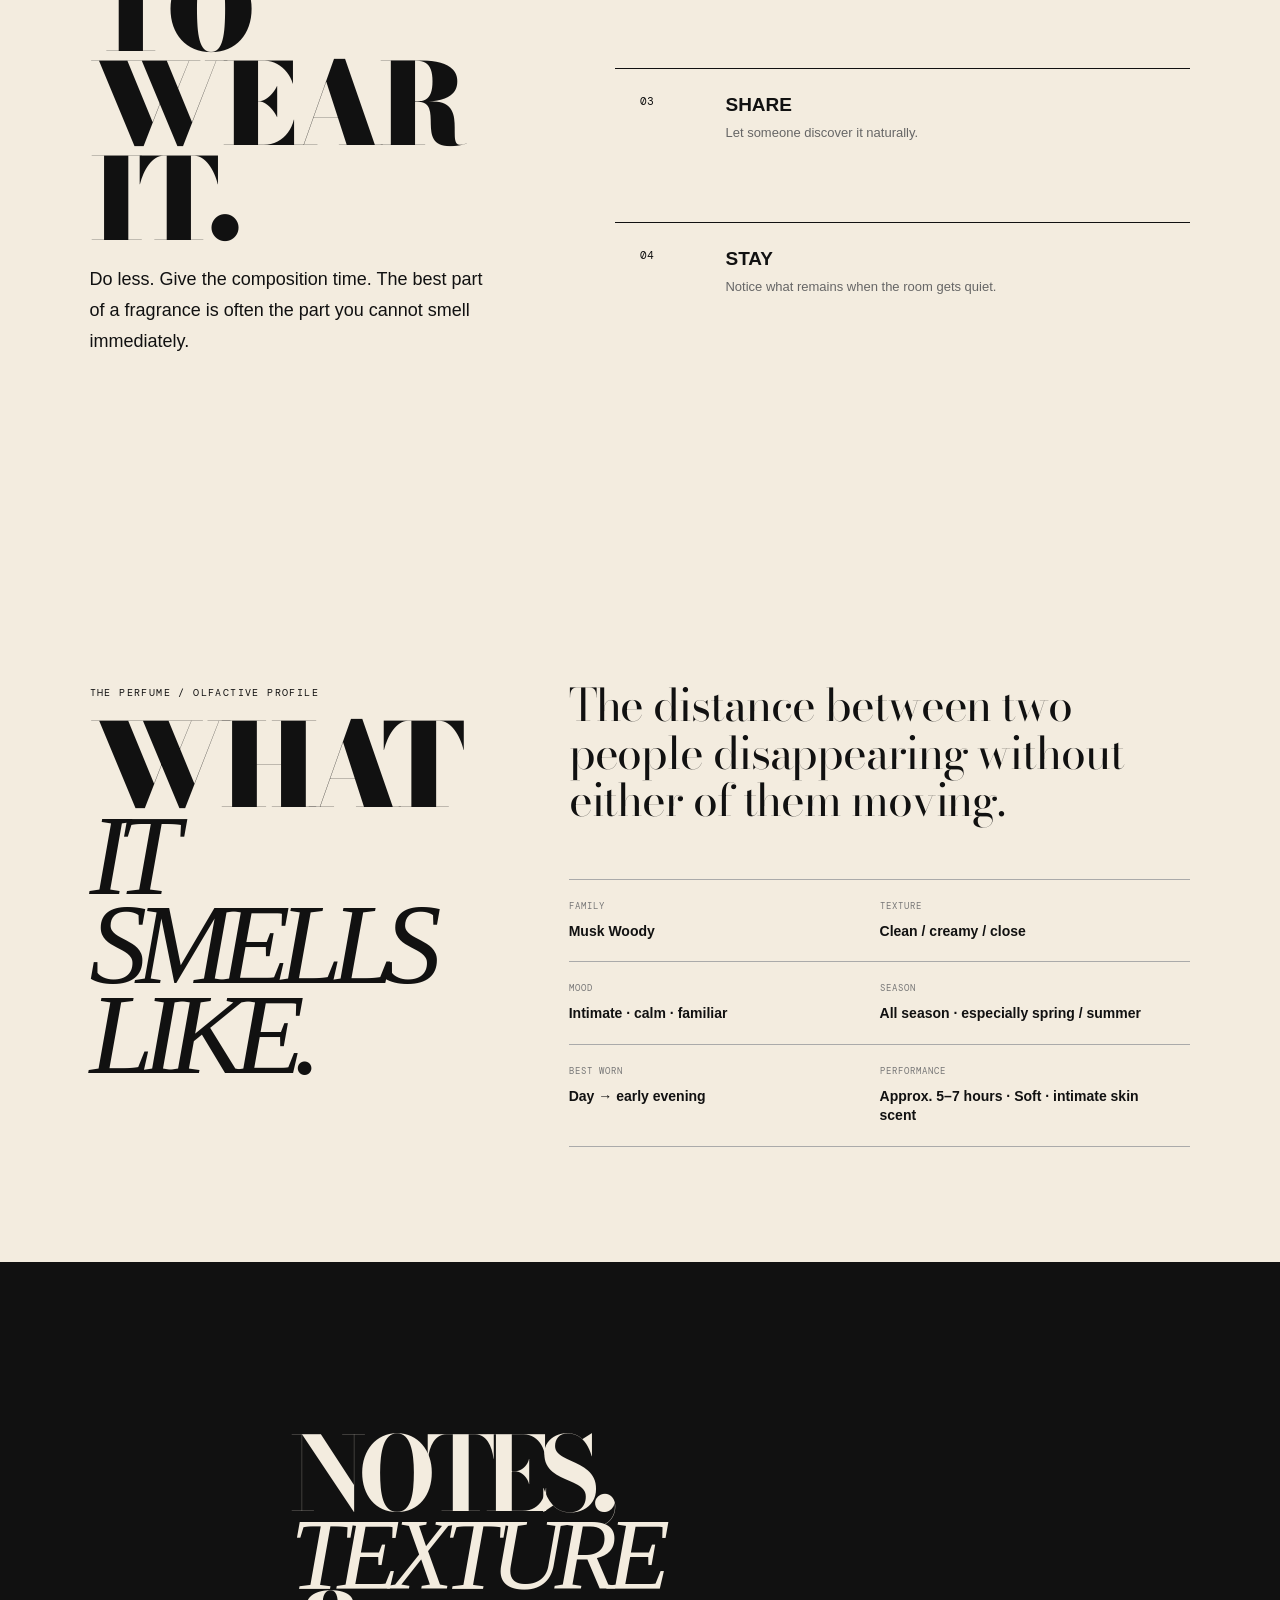
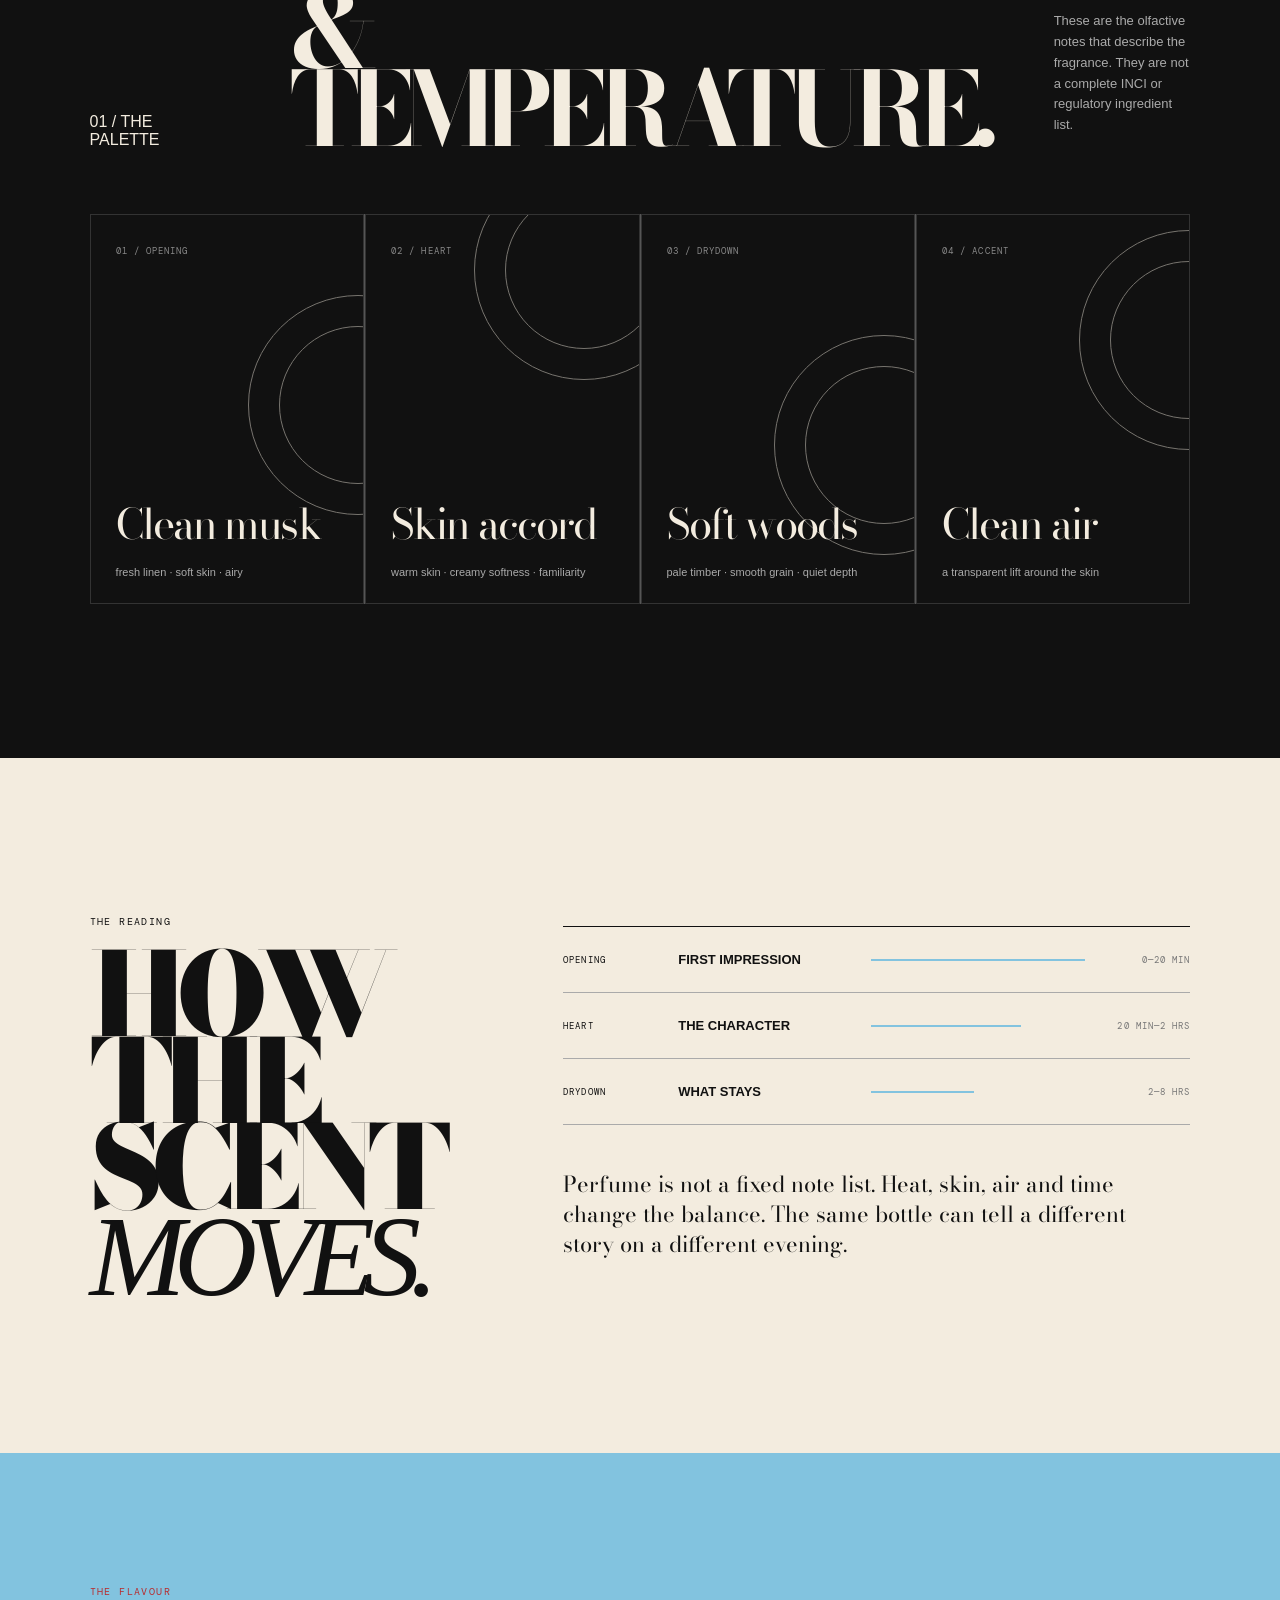
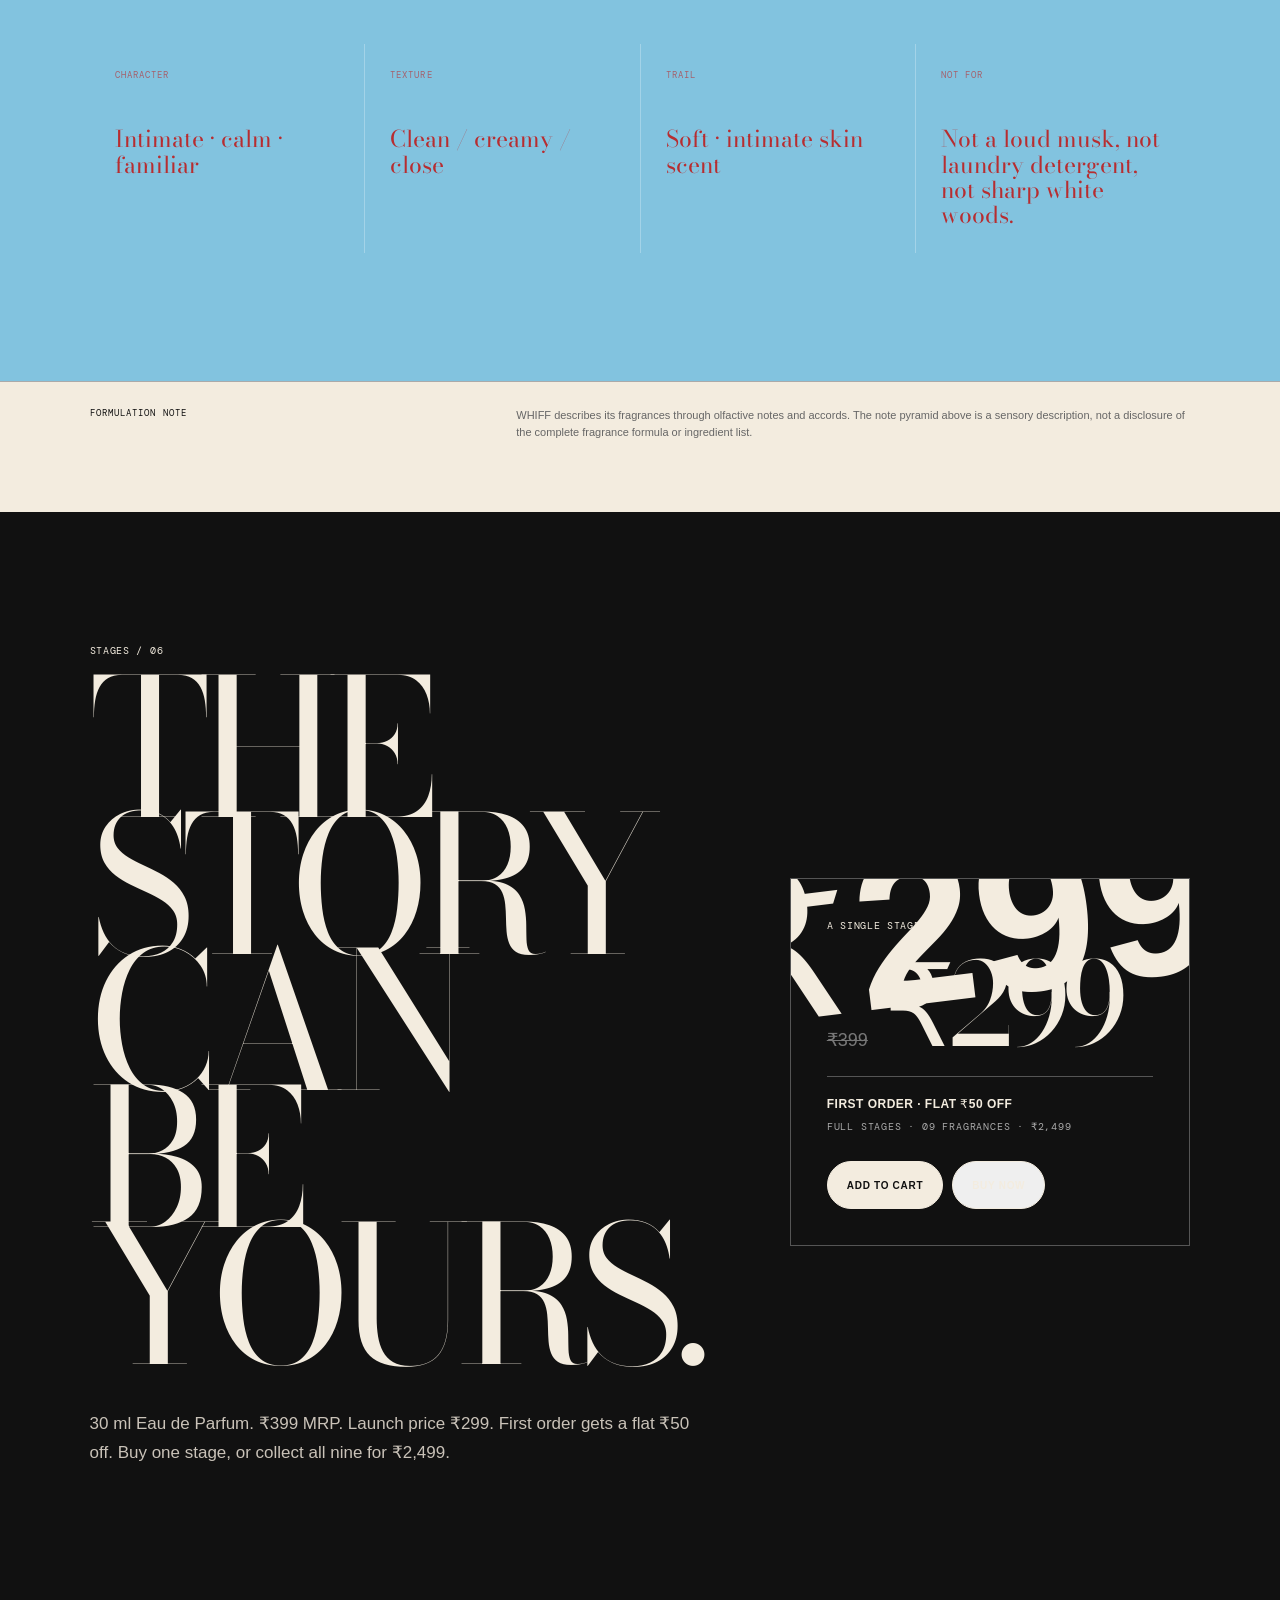
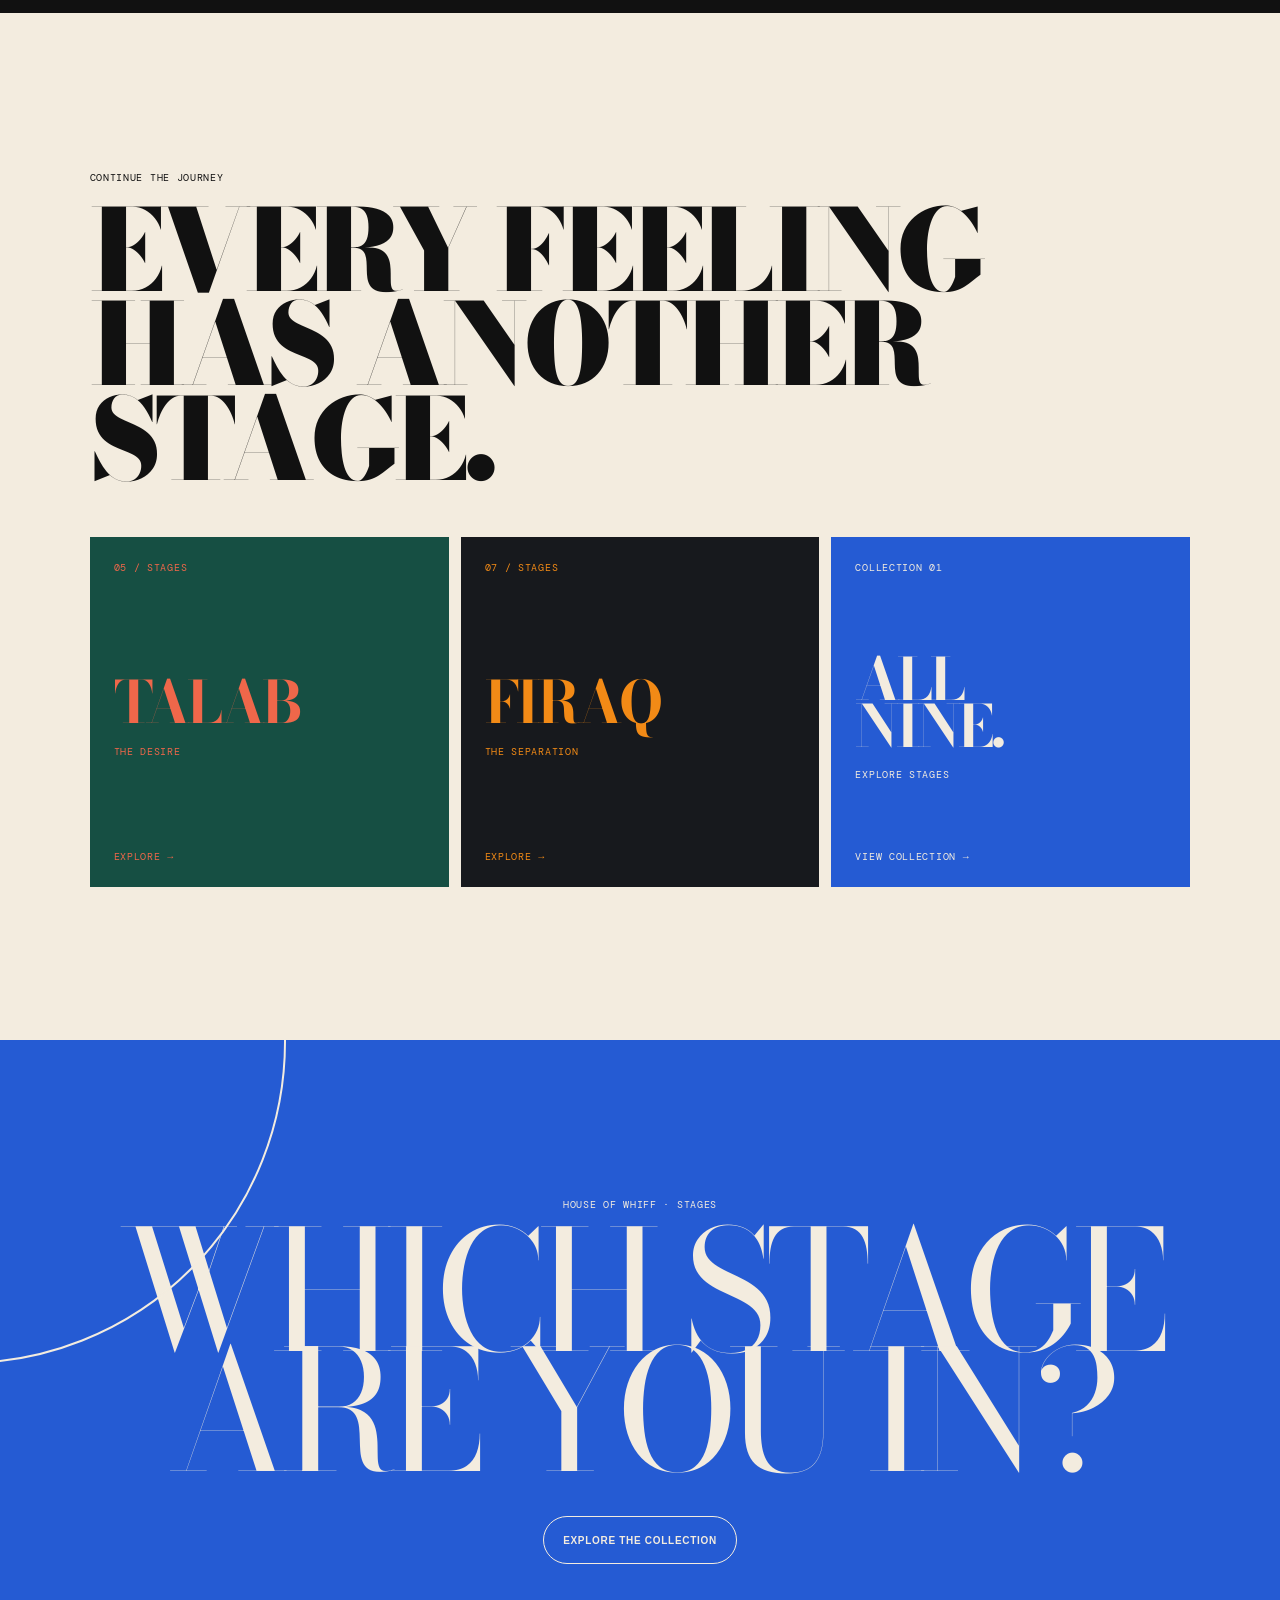
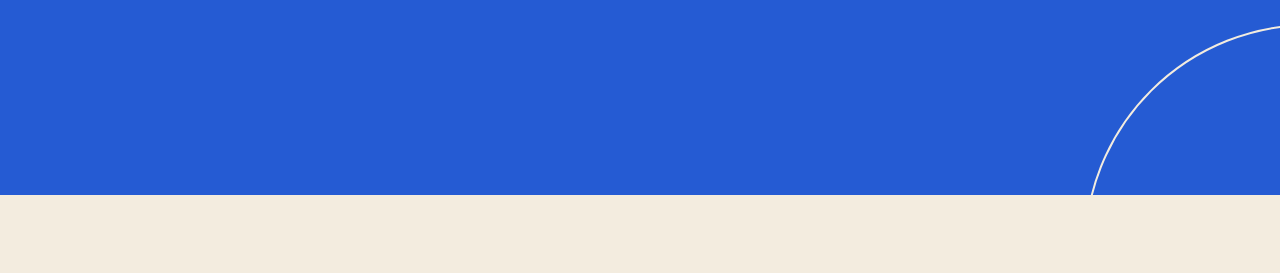
<file: stages/06.html>
<!doctype html><html lang="en"><head><meta charset="utf-8"><meta name="viewport" content="width=device-width,initial-scale=1"><meta name="description" content="QURBAT, Stage 06 of WHIFF STAGES. The closeness, translated through literature and scent."><title>QURBAT · The Closeness | WHIFF</title><link rel="stylesheet" href="/styles.css"><link rel="stylesheet" href="/stage-stories.css"><link rel="stylesheet" href="/editorial.css"><link rel="stylesheet" href="/scent-details.css"><link href="https://fonts.googleapis.com/css2?family=DM+Mono:wght@400;500&family=Inter:wght@400;500;600;700;800;900&display=swap" rel="stylesheet"></head><body><div data-stage-page data-stage="06"></div><script src="/shop.js"></script><script src="/stage-stories.js"></script><script src="/scent-details.js"></script></body></html>
</file>
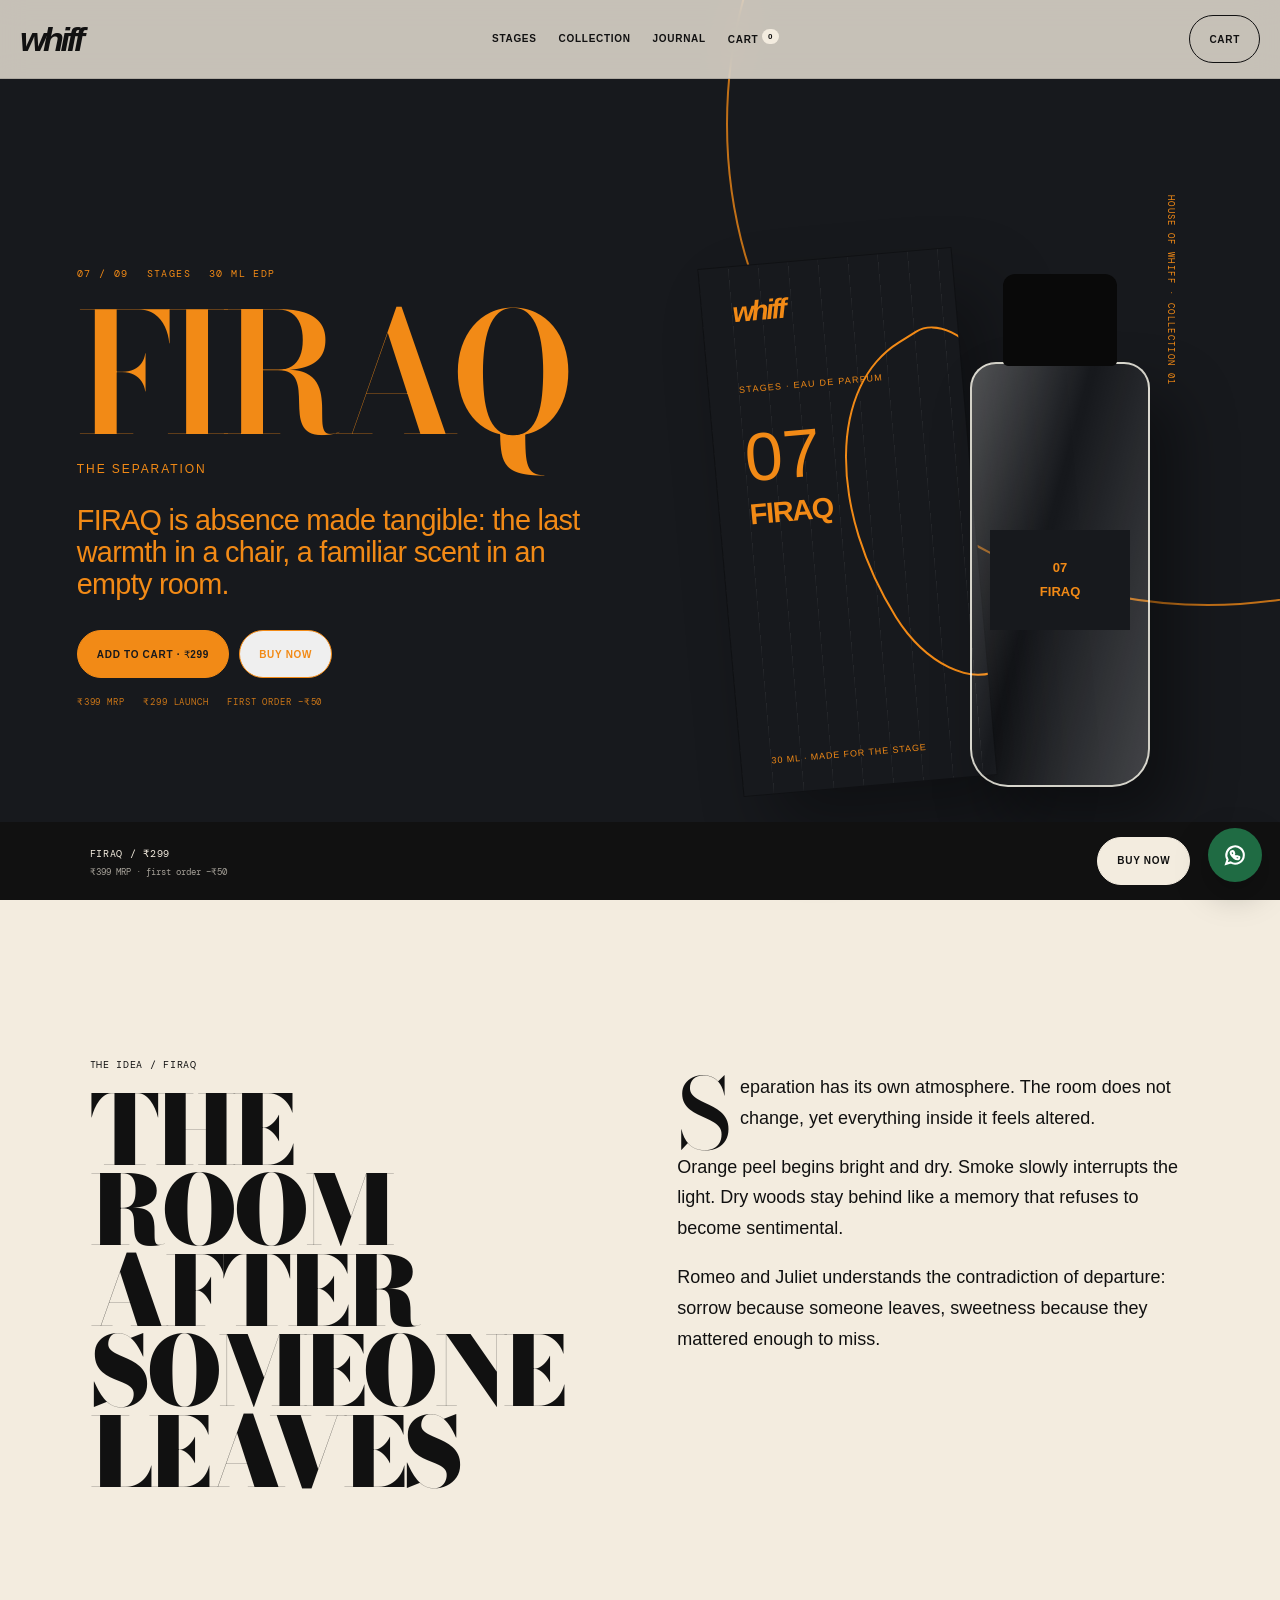
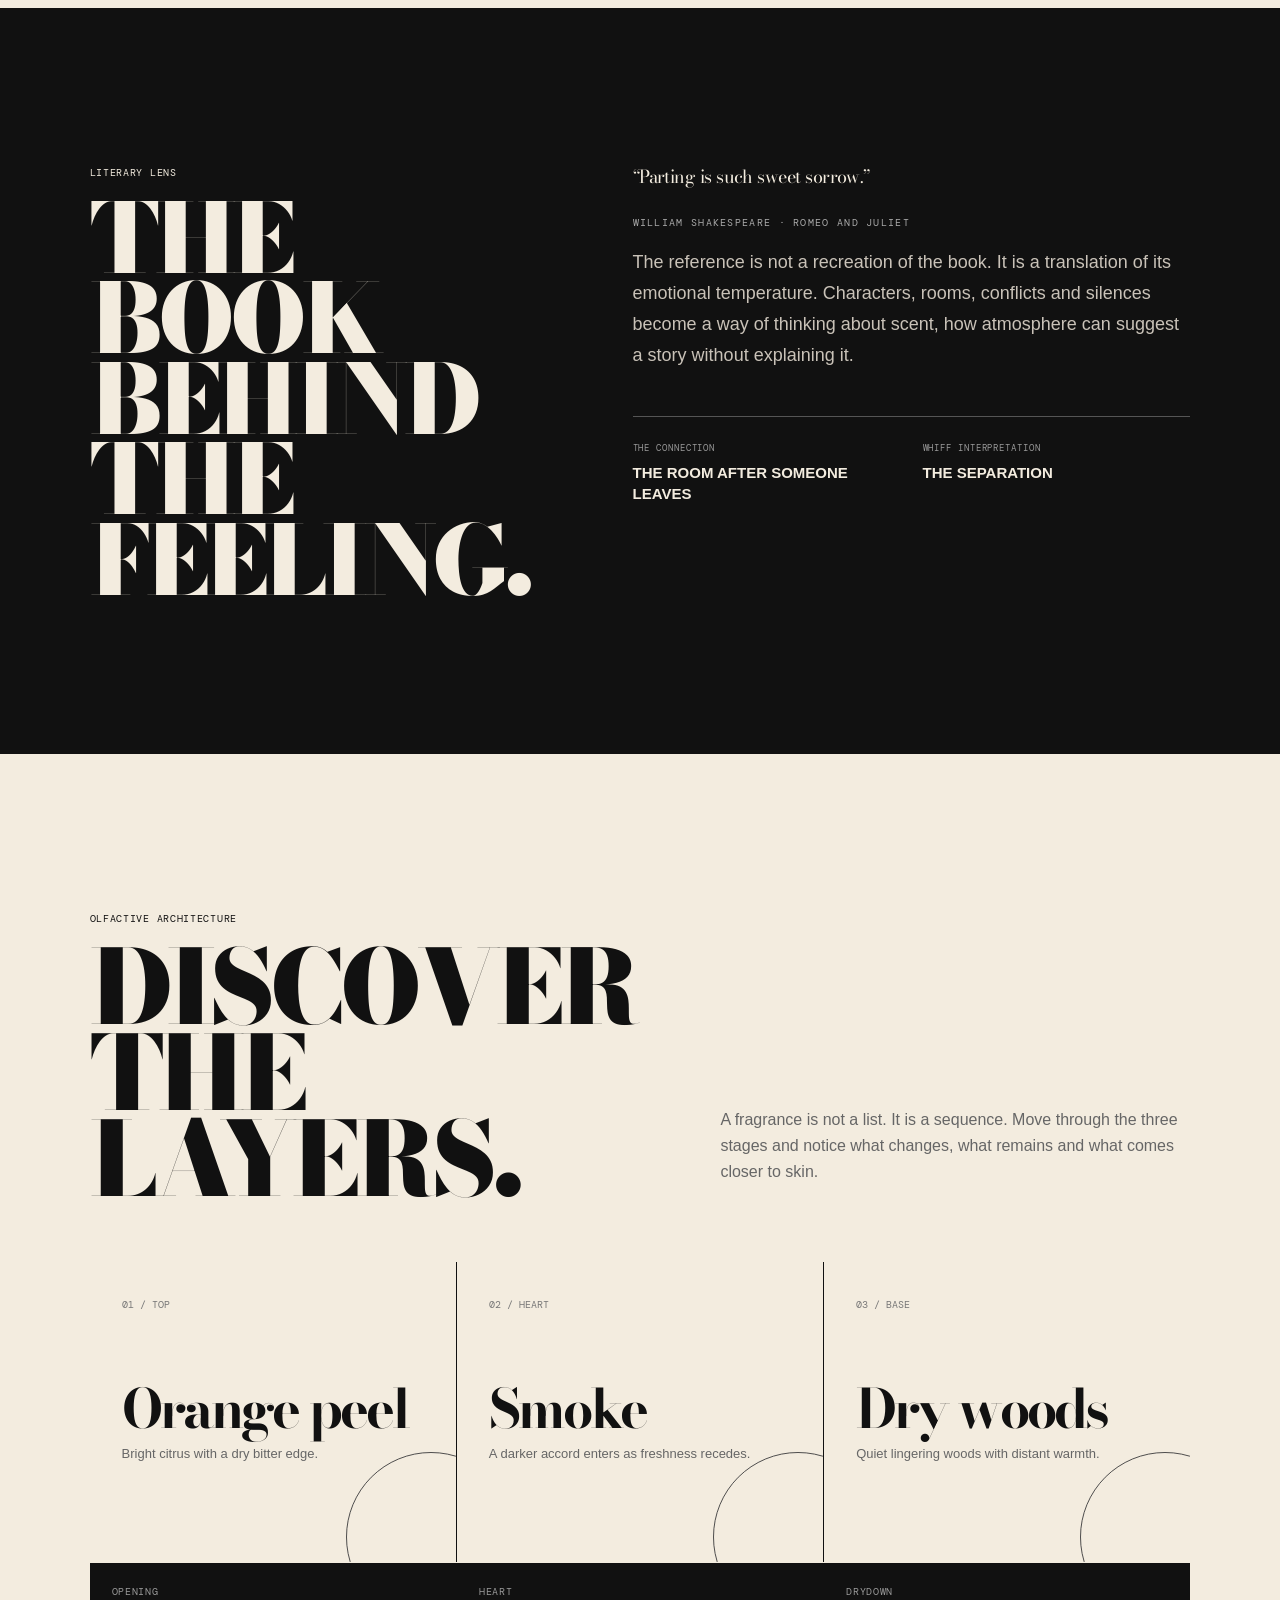
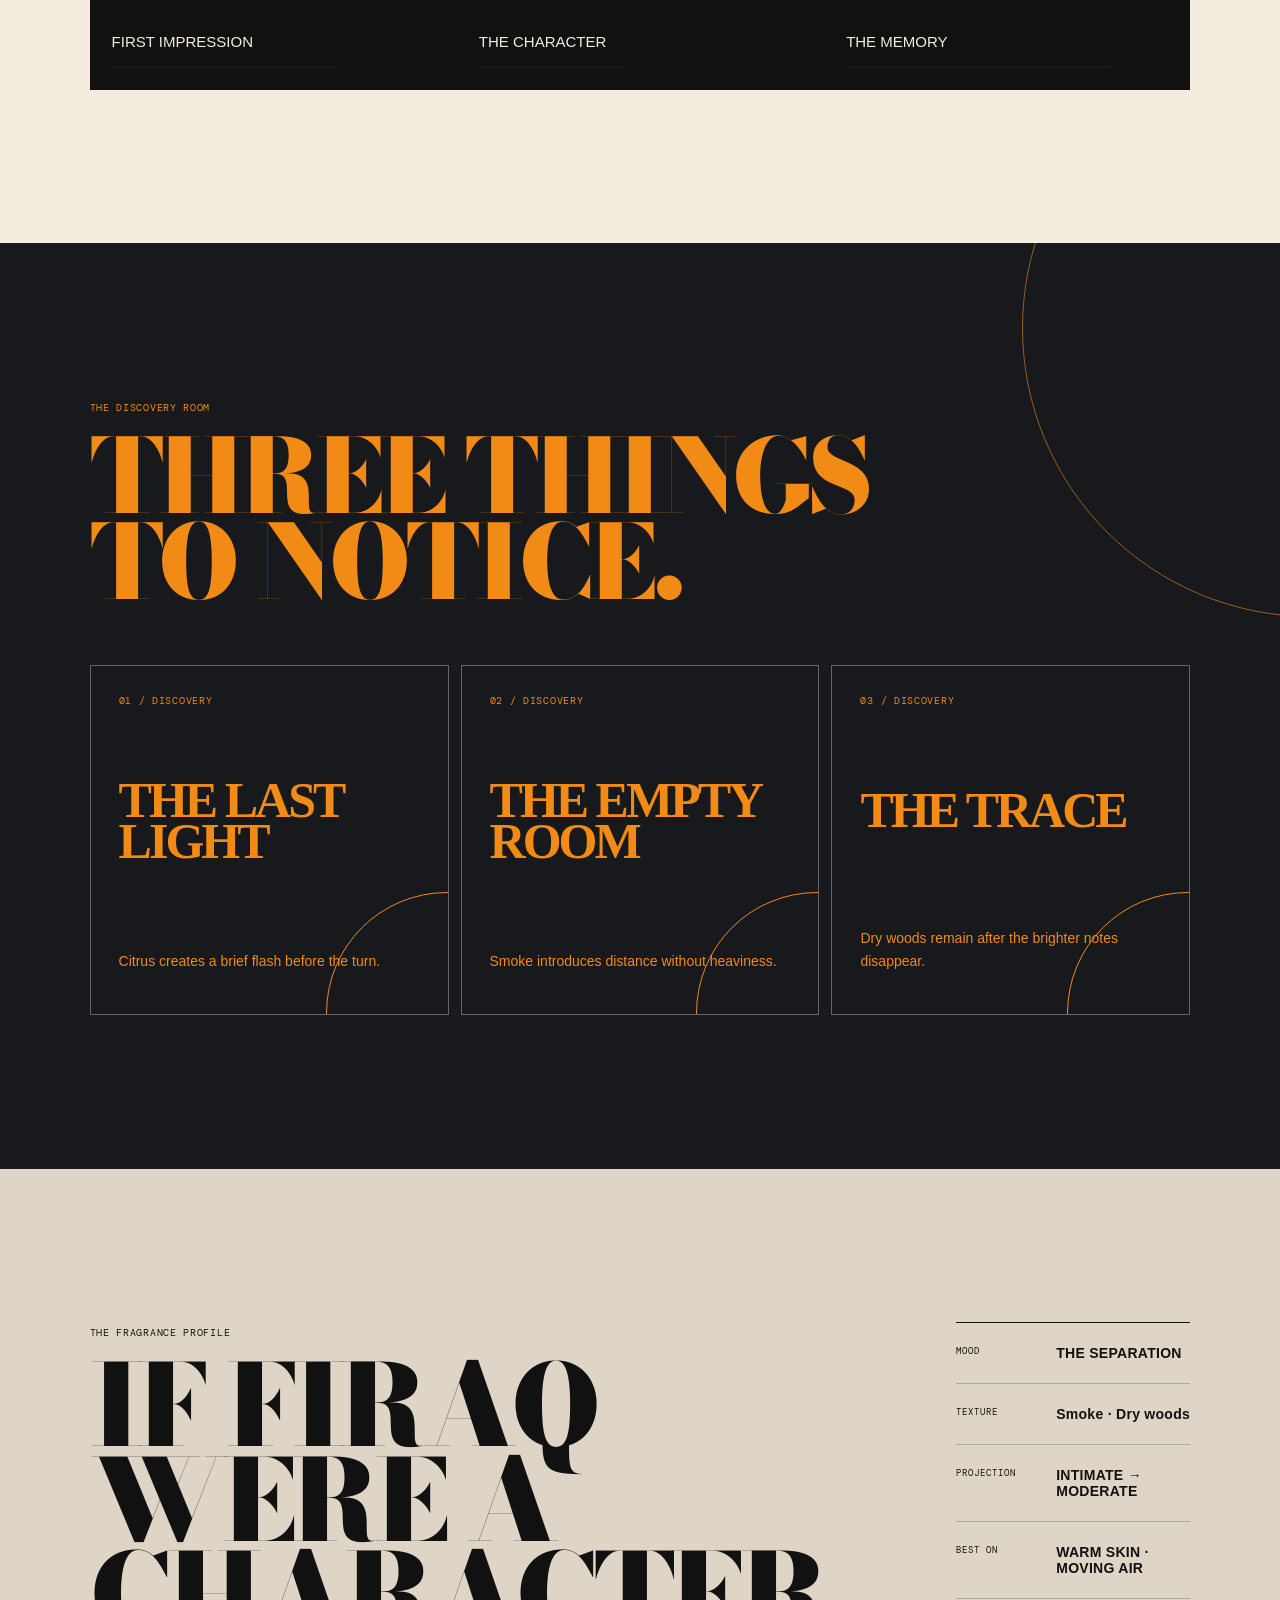
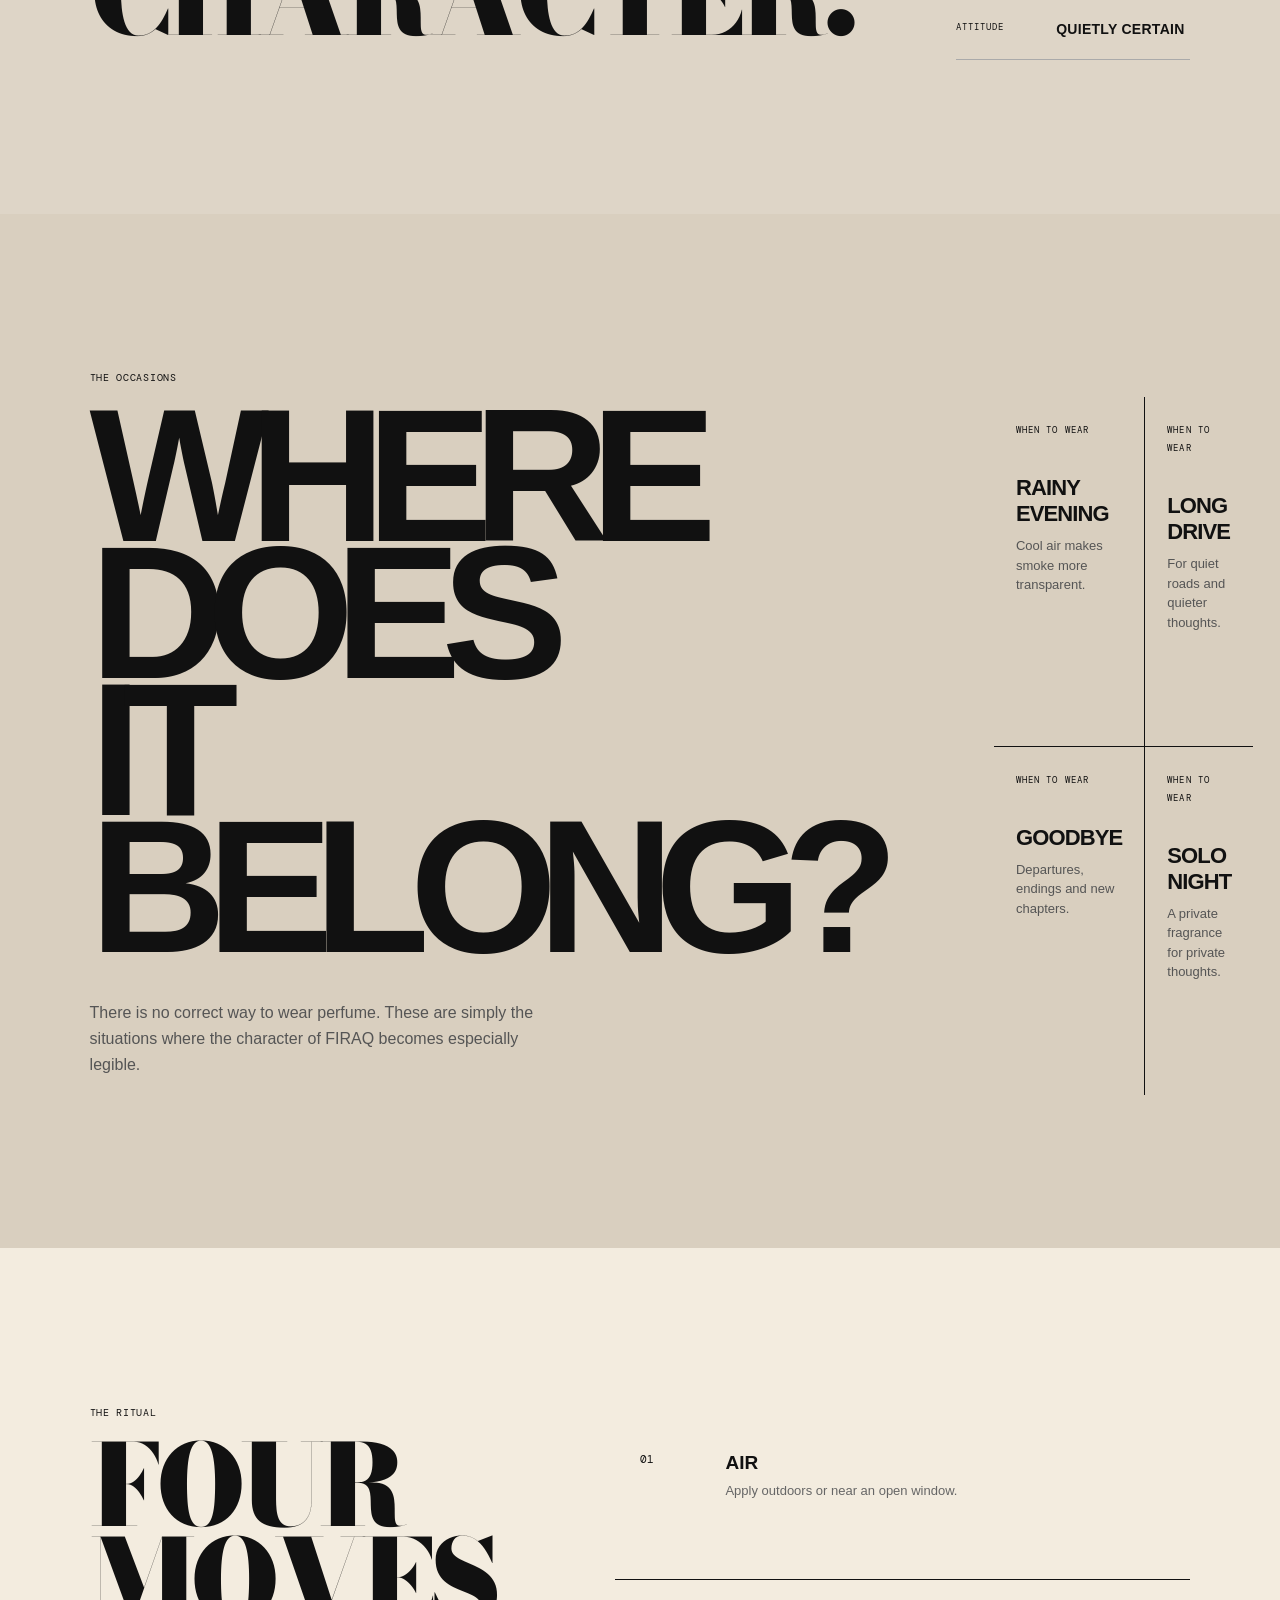
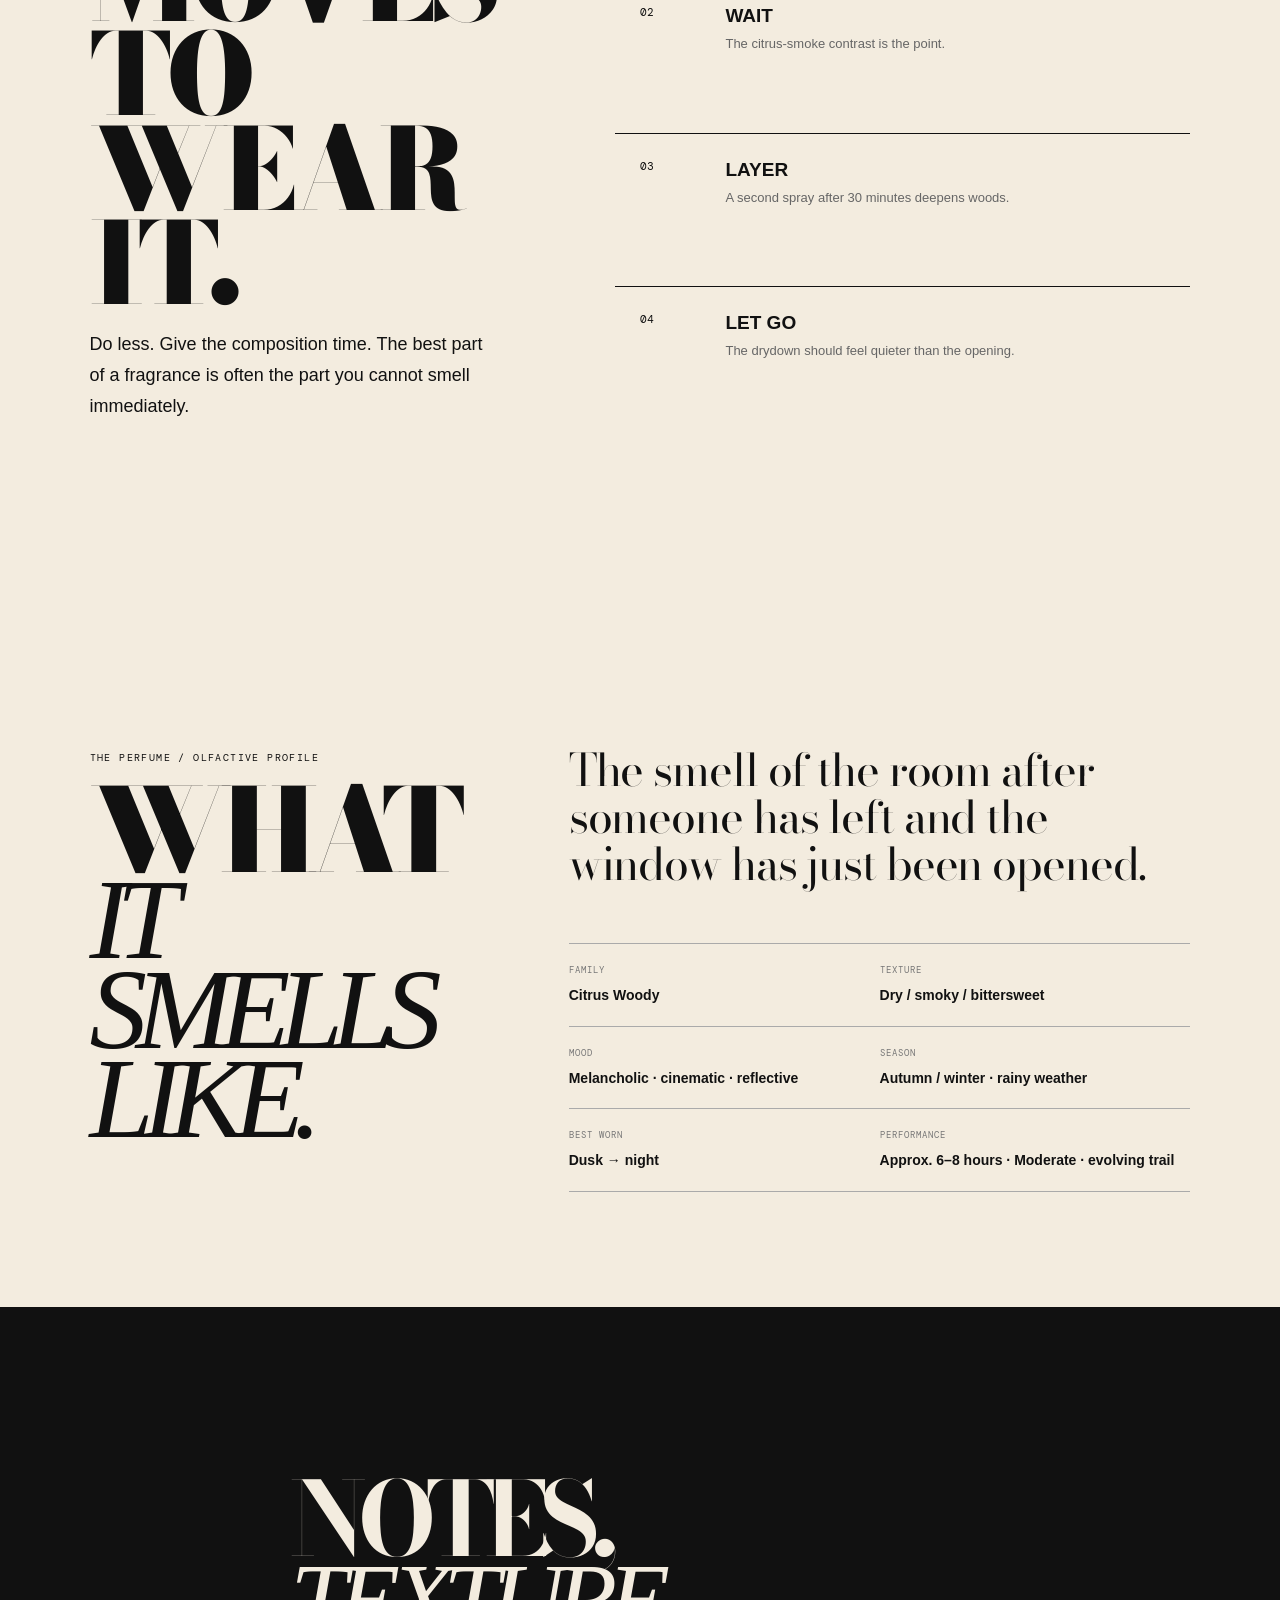
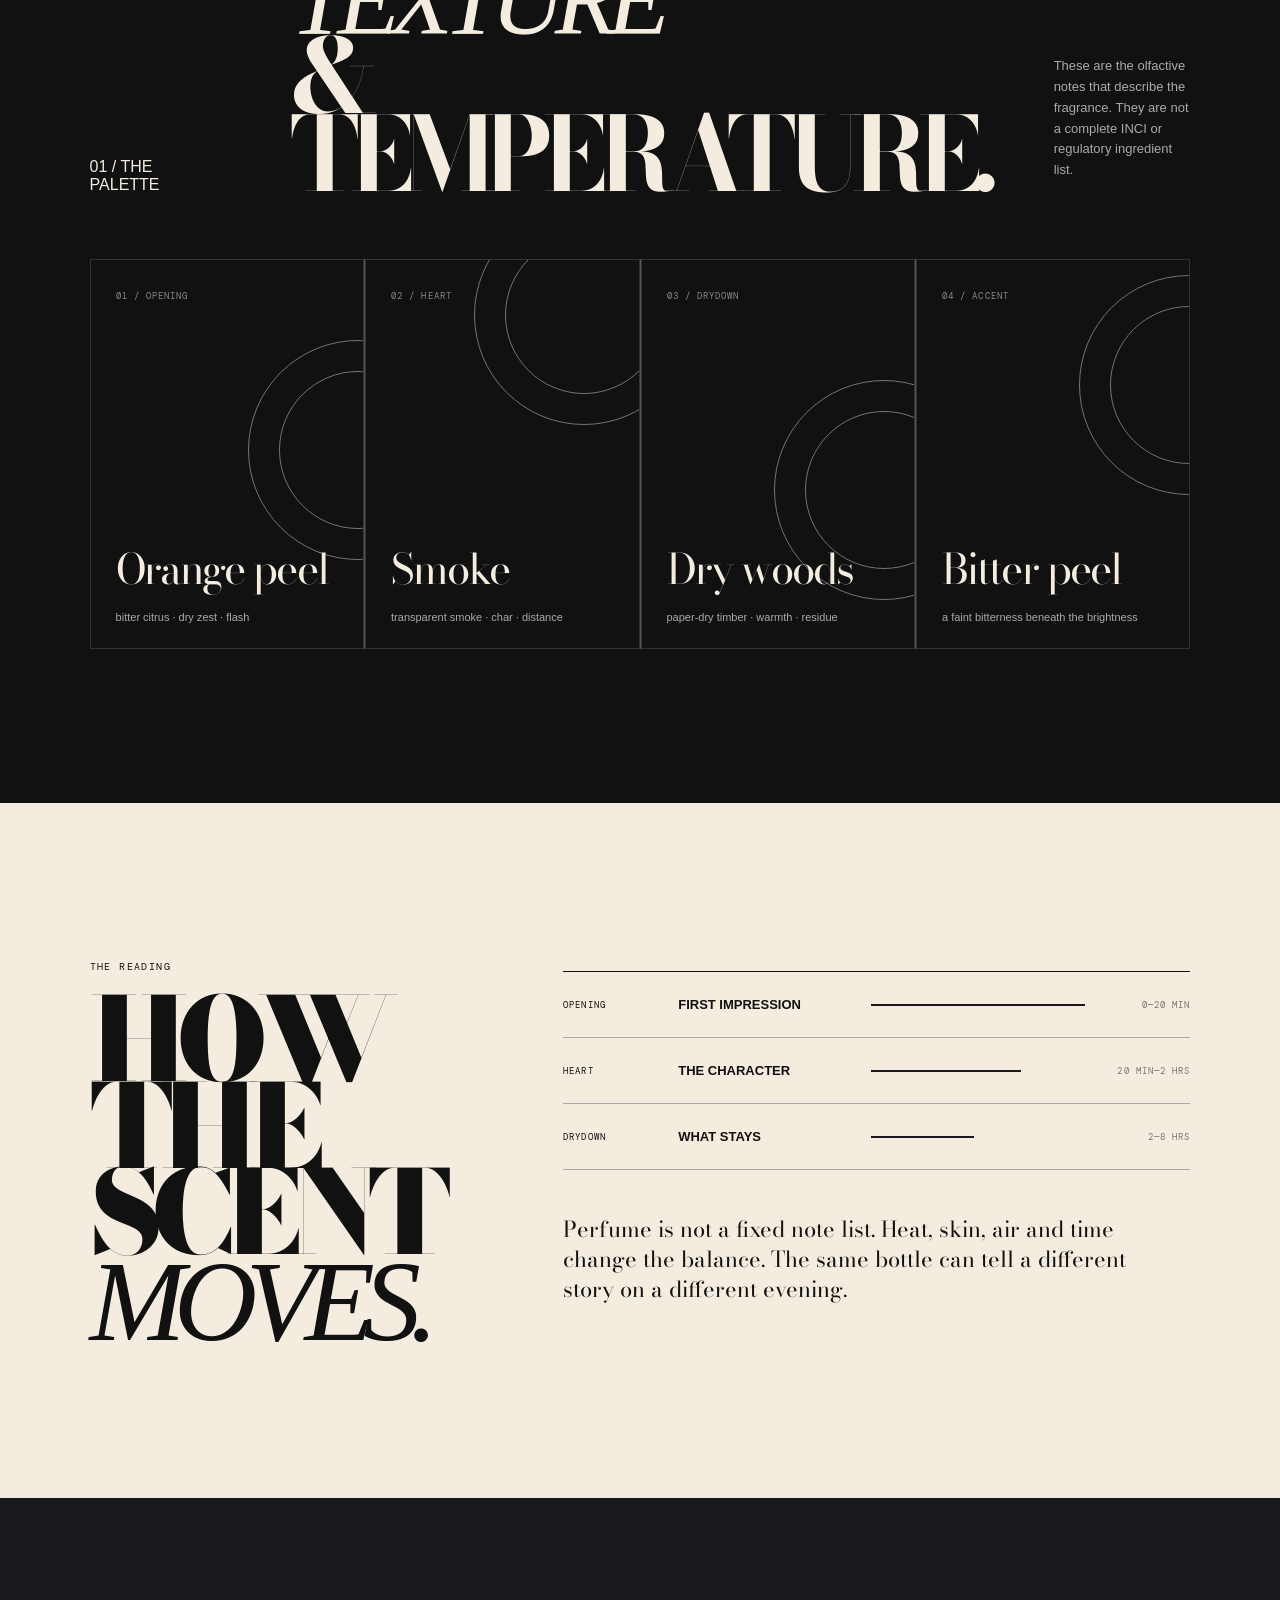
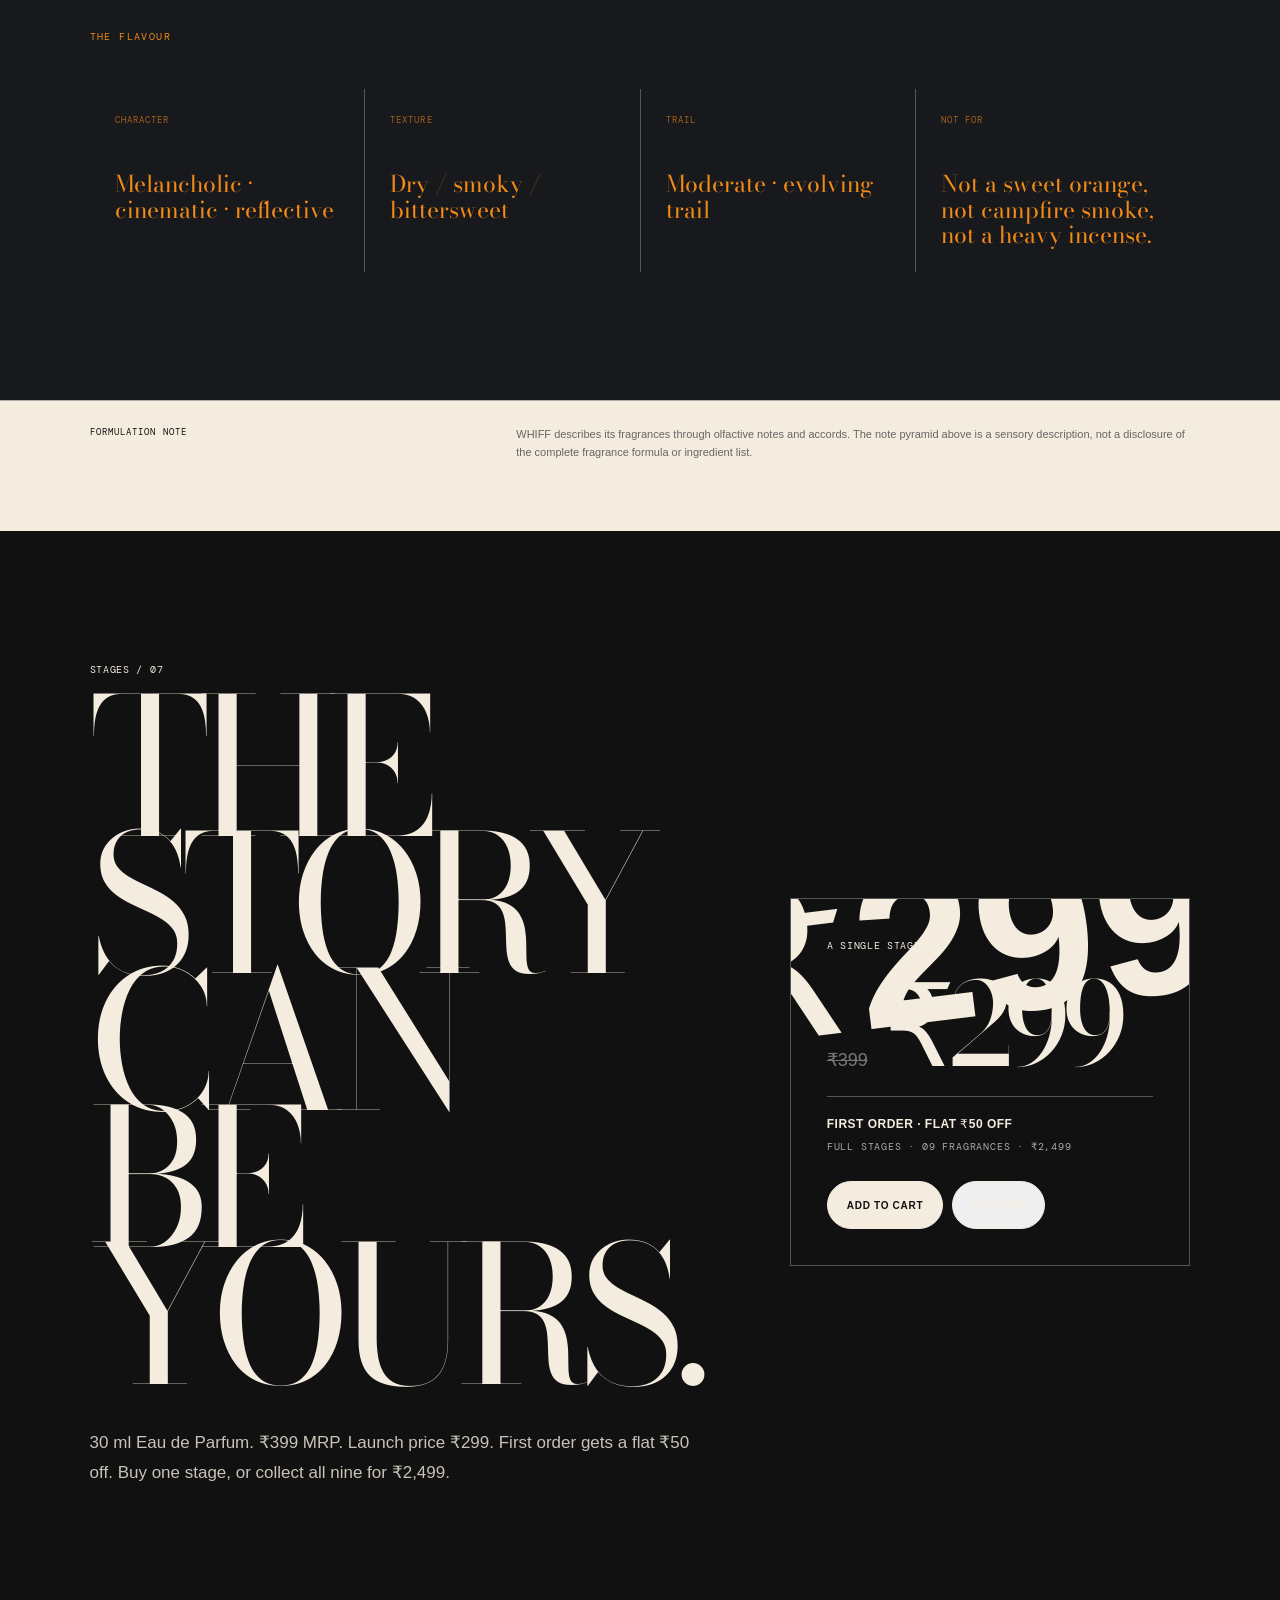
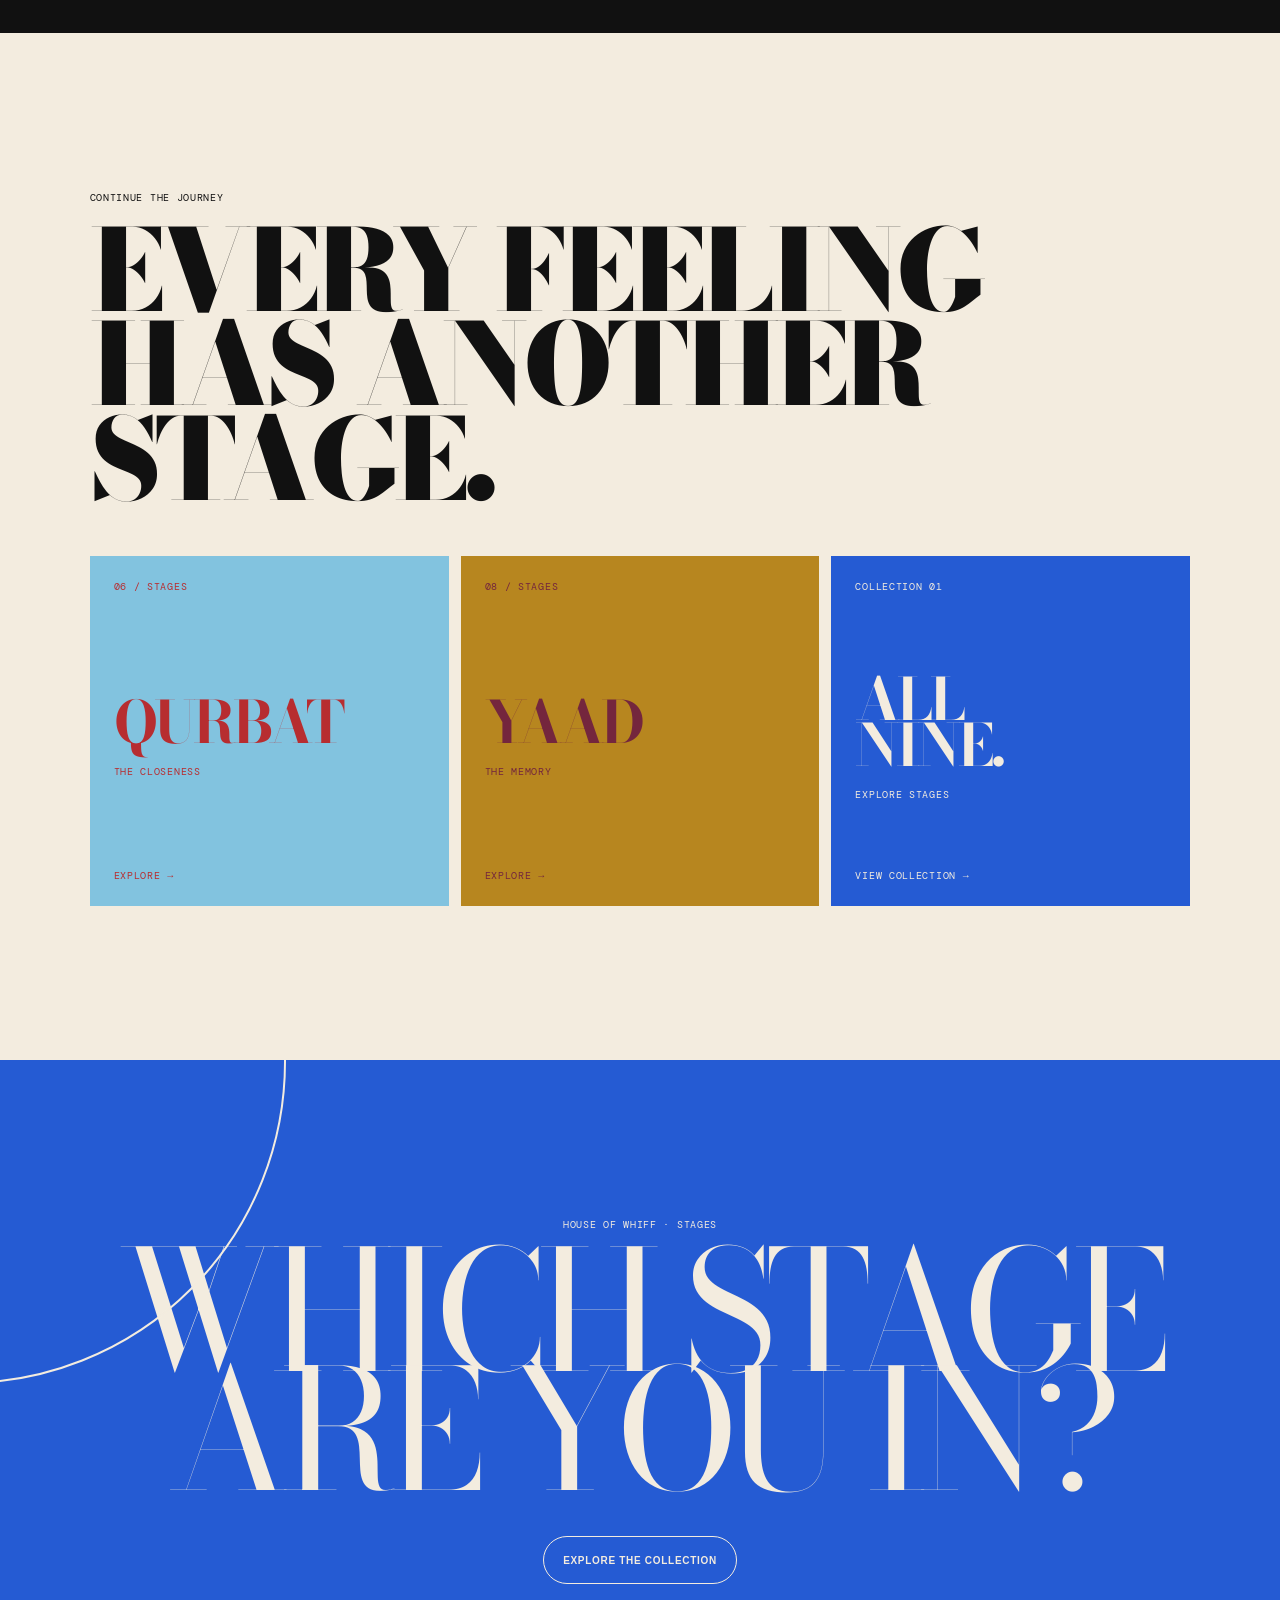
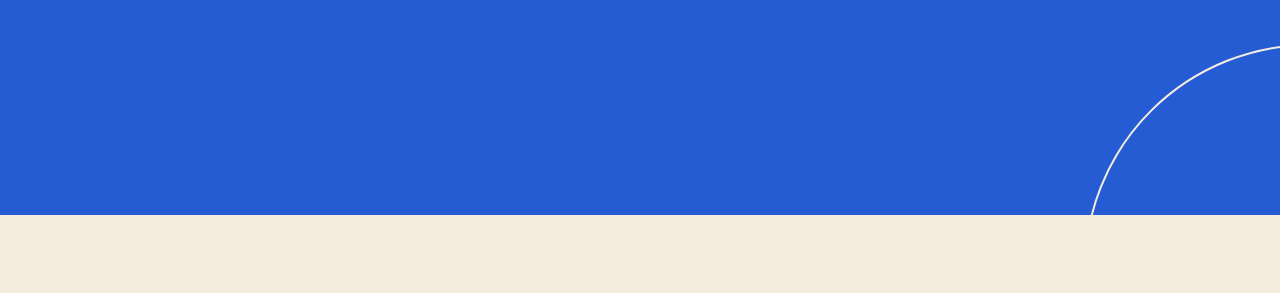
<file: stages/07.html>
<!doctype html><html lang="en"><head><meta charset="utf-8"><meta name="viewport" content="width=device-width,initial-scale=1"><meta name="description" content="FIRAQ, Stage 07 of WHIFF STAGES. The separation, translated through literature and scent."><title>FIRAQ · The Separation | WHIFF</title><link rel="stylesheet" href="/styles.css"><link rel="stylesheet" href="/stage-stories.css"><link rel="stylesheet" href="/editorial.css"><link rel="stylesheet" href="/scent-details.css"><link href="https://fonts.googleapis.com/css2?family=DM+Mono:wght@400;500&family=Inter:wght@400;500;600;700;800;900&display=swap" rel="stylesheet"></head><body><div data-stage-page data-stage="07"></div><script src="/shop.js"></script><script src="/stage-stories.js"></script><script src="/scent-details.js"></script></body></html>
</file>
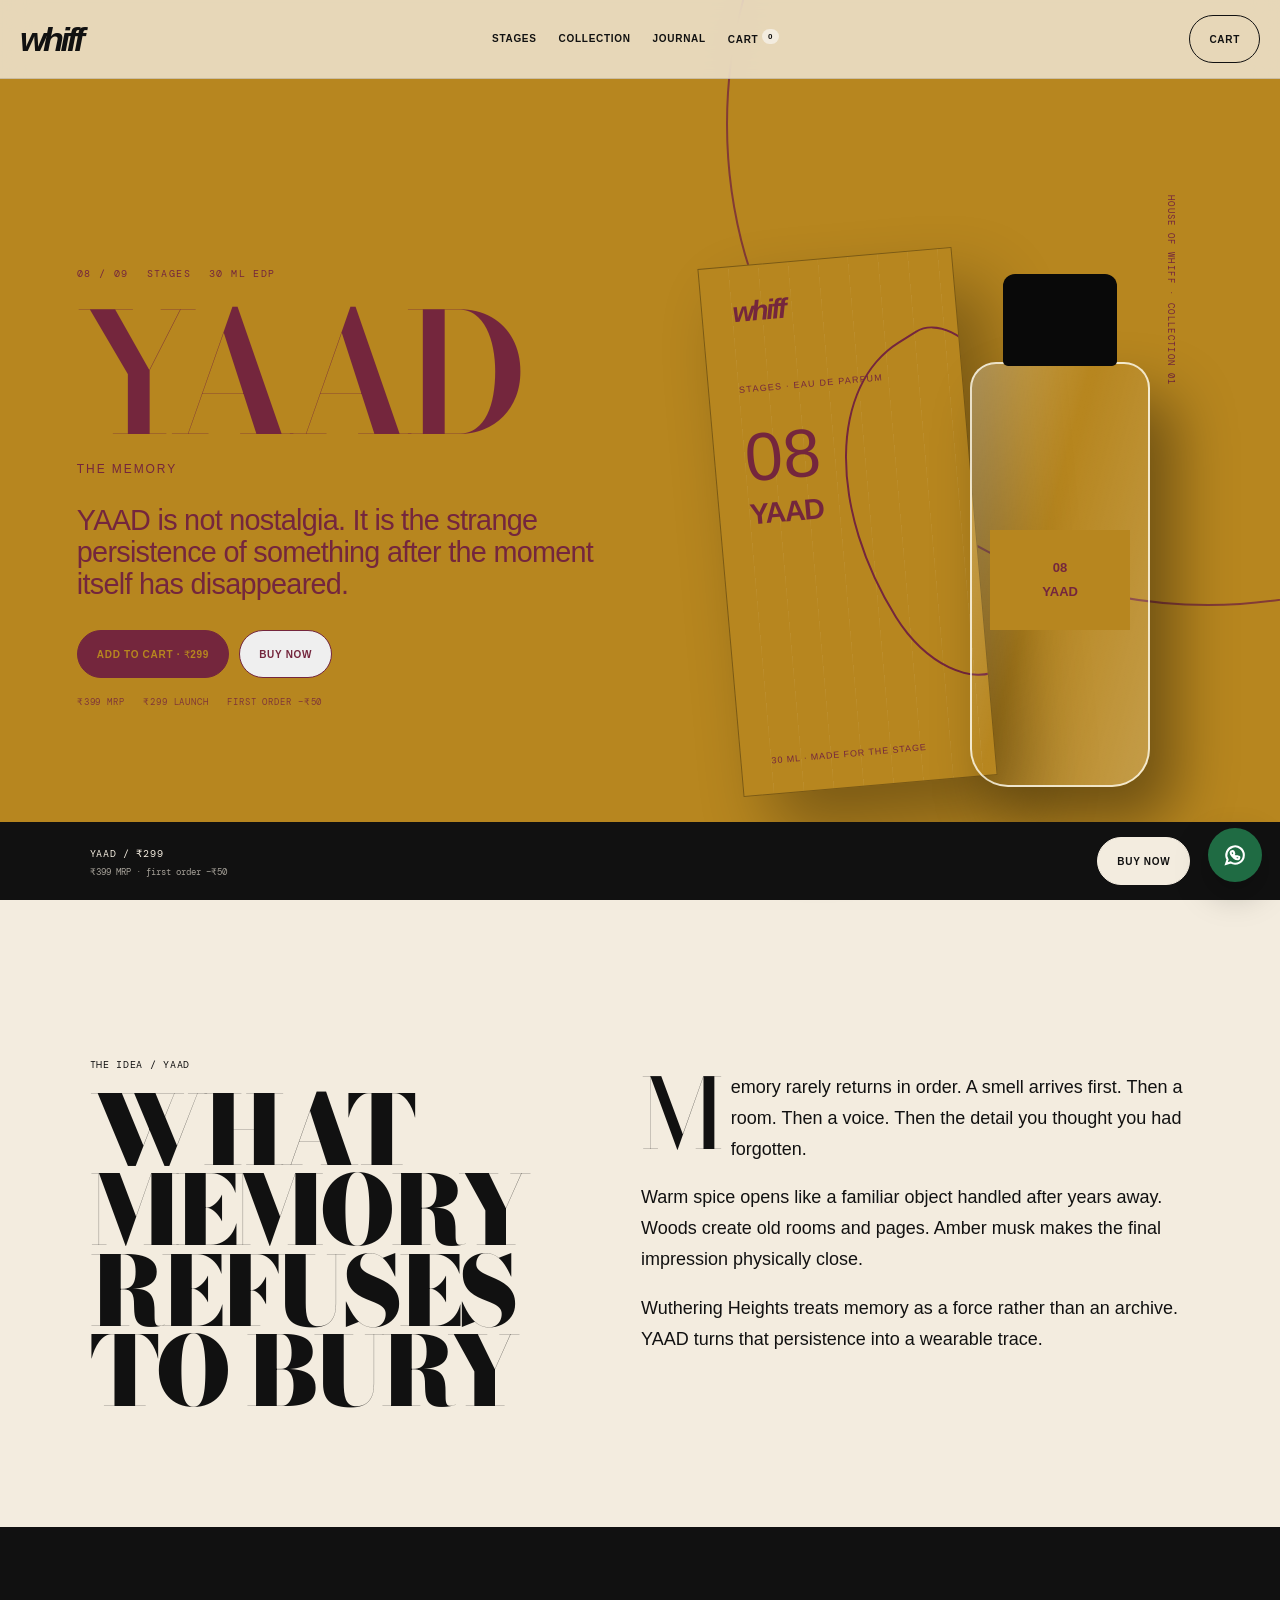
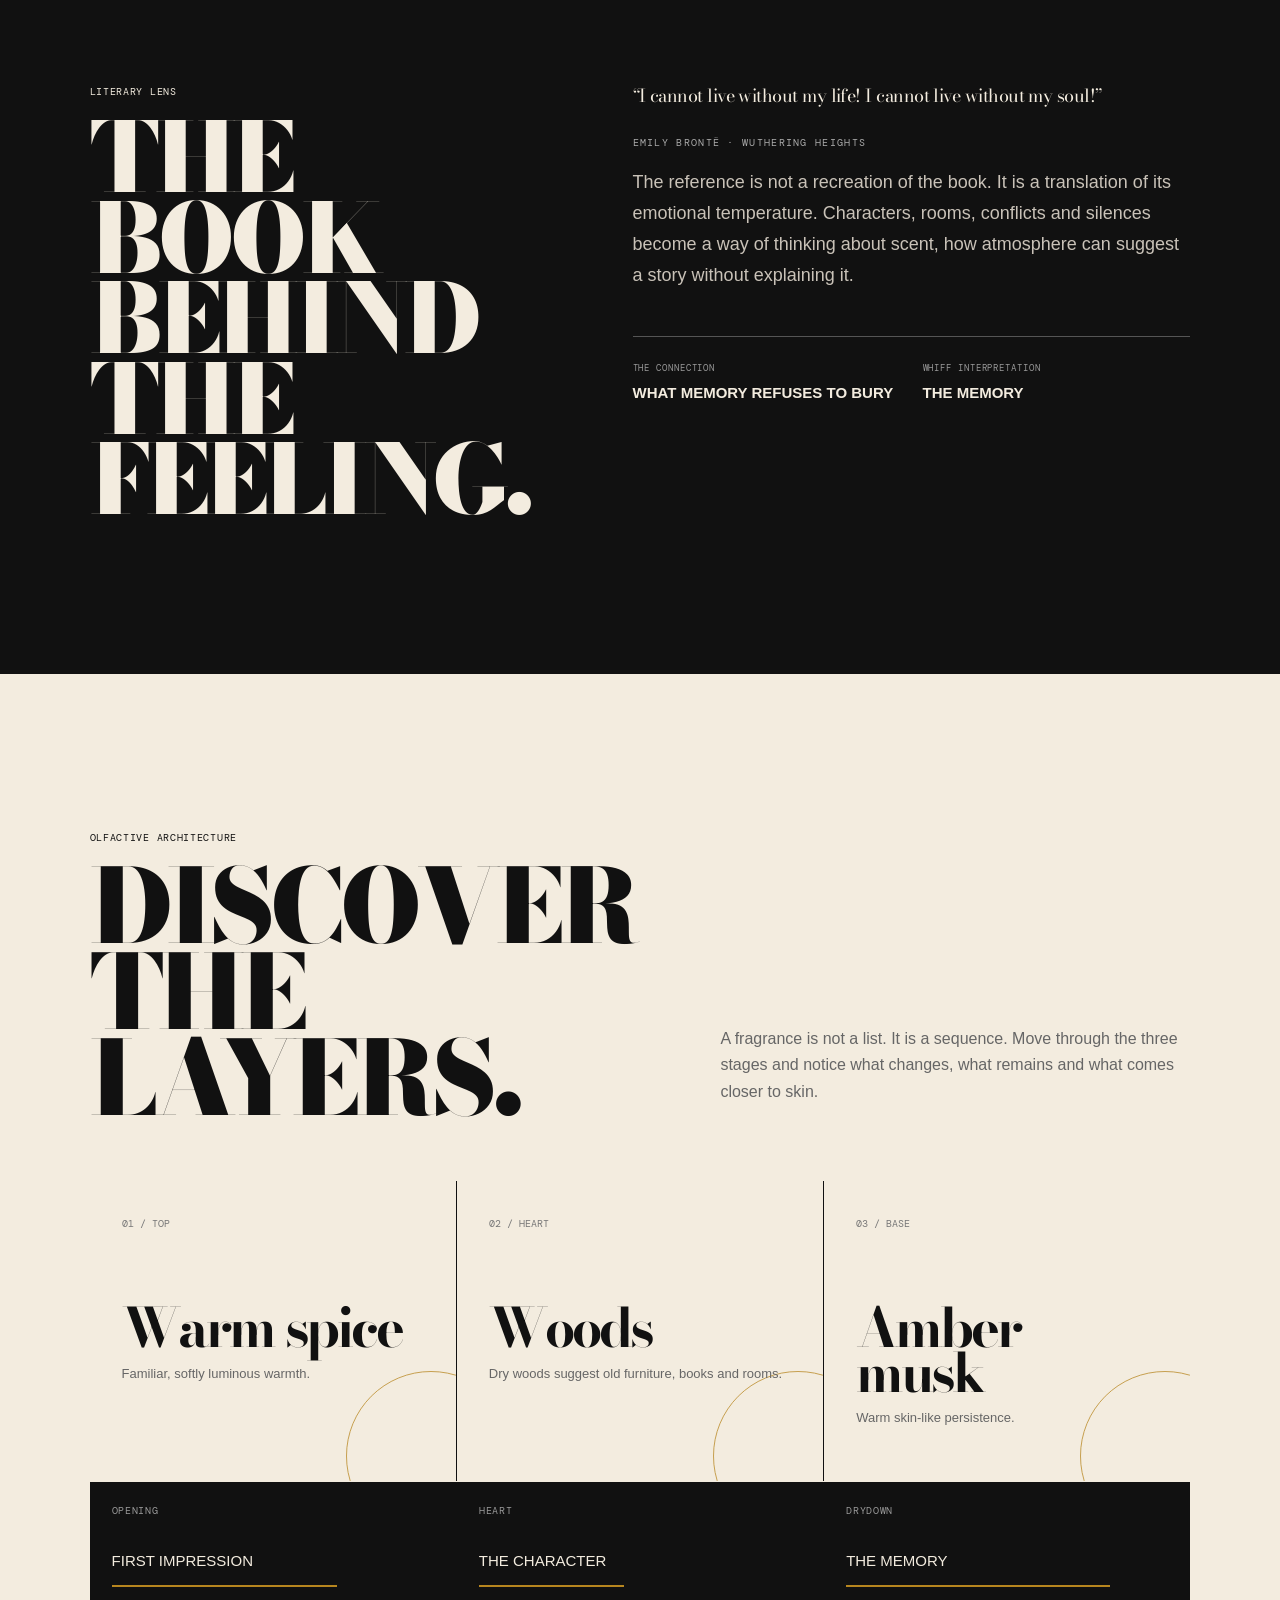
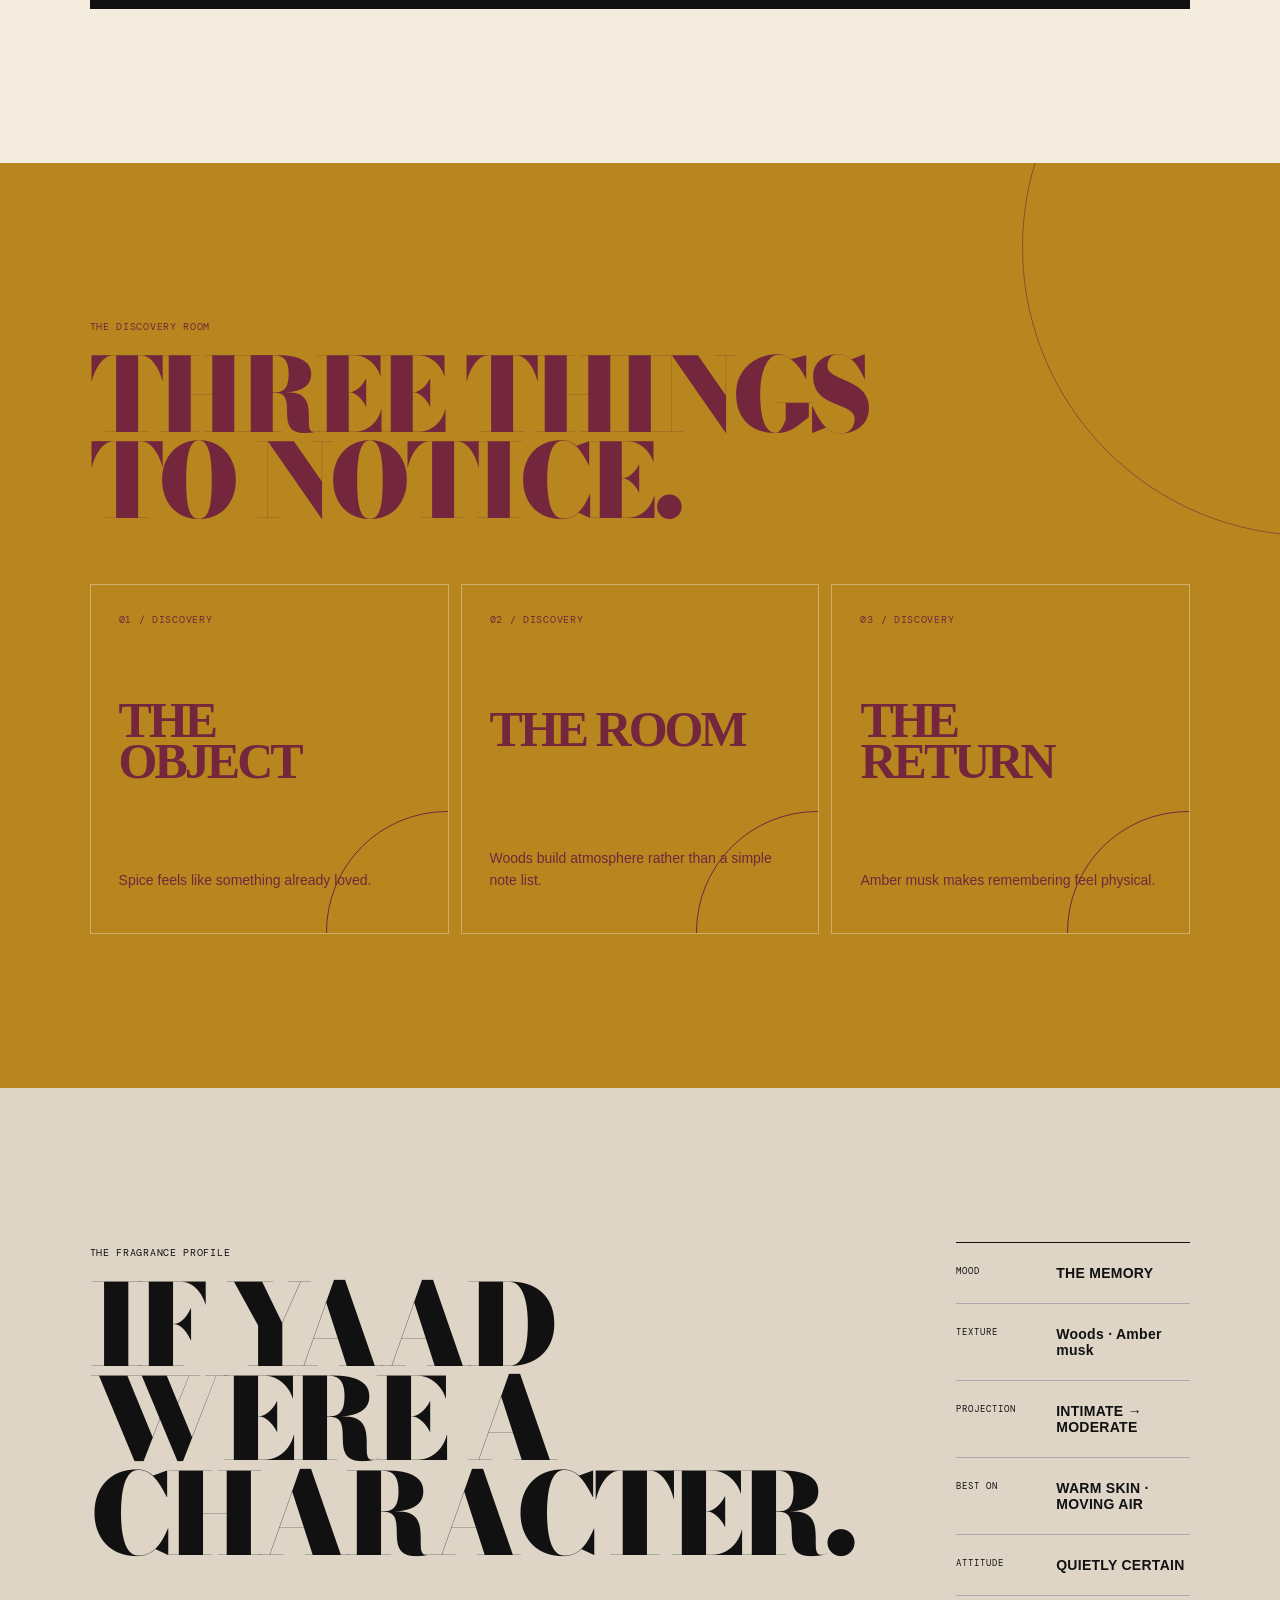
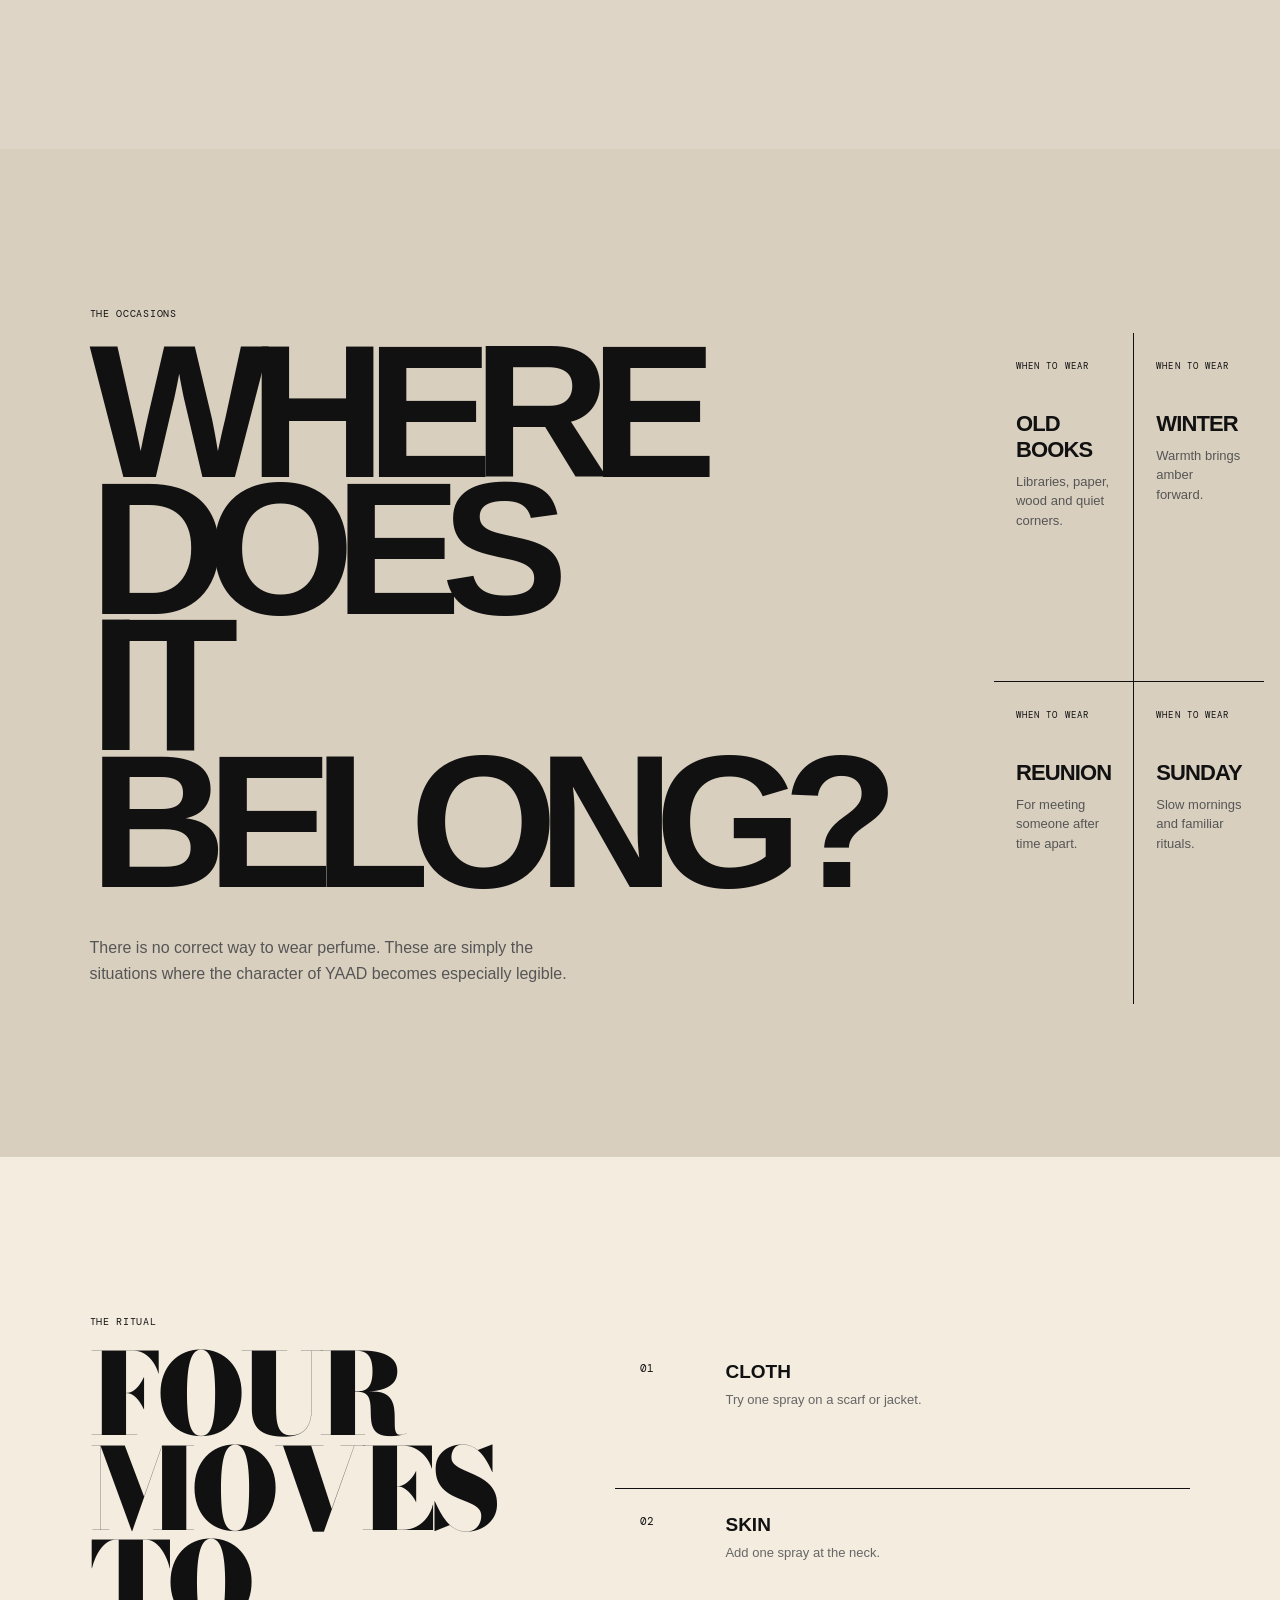
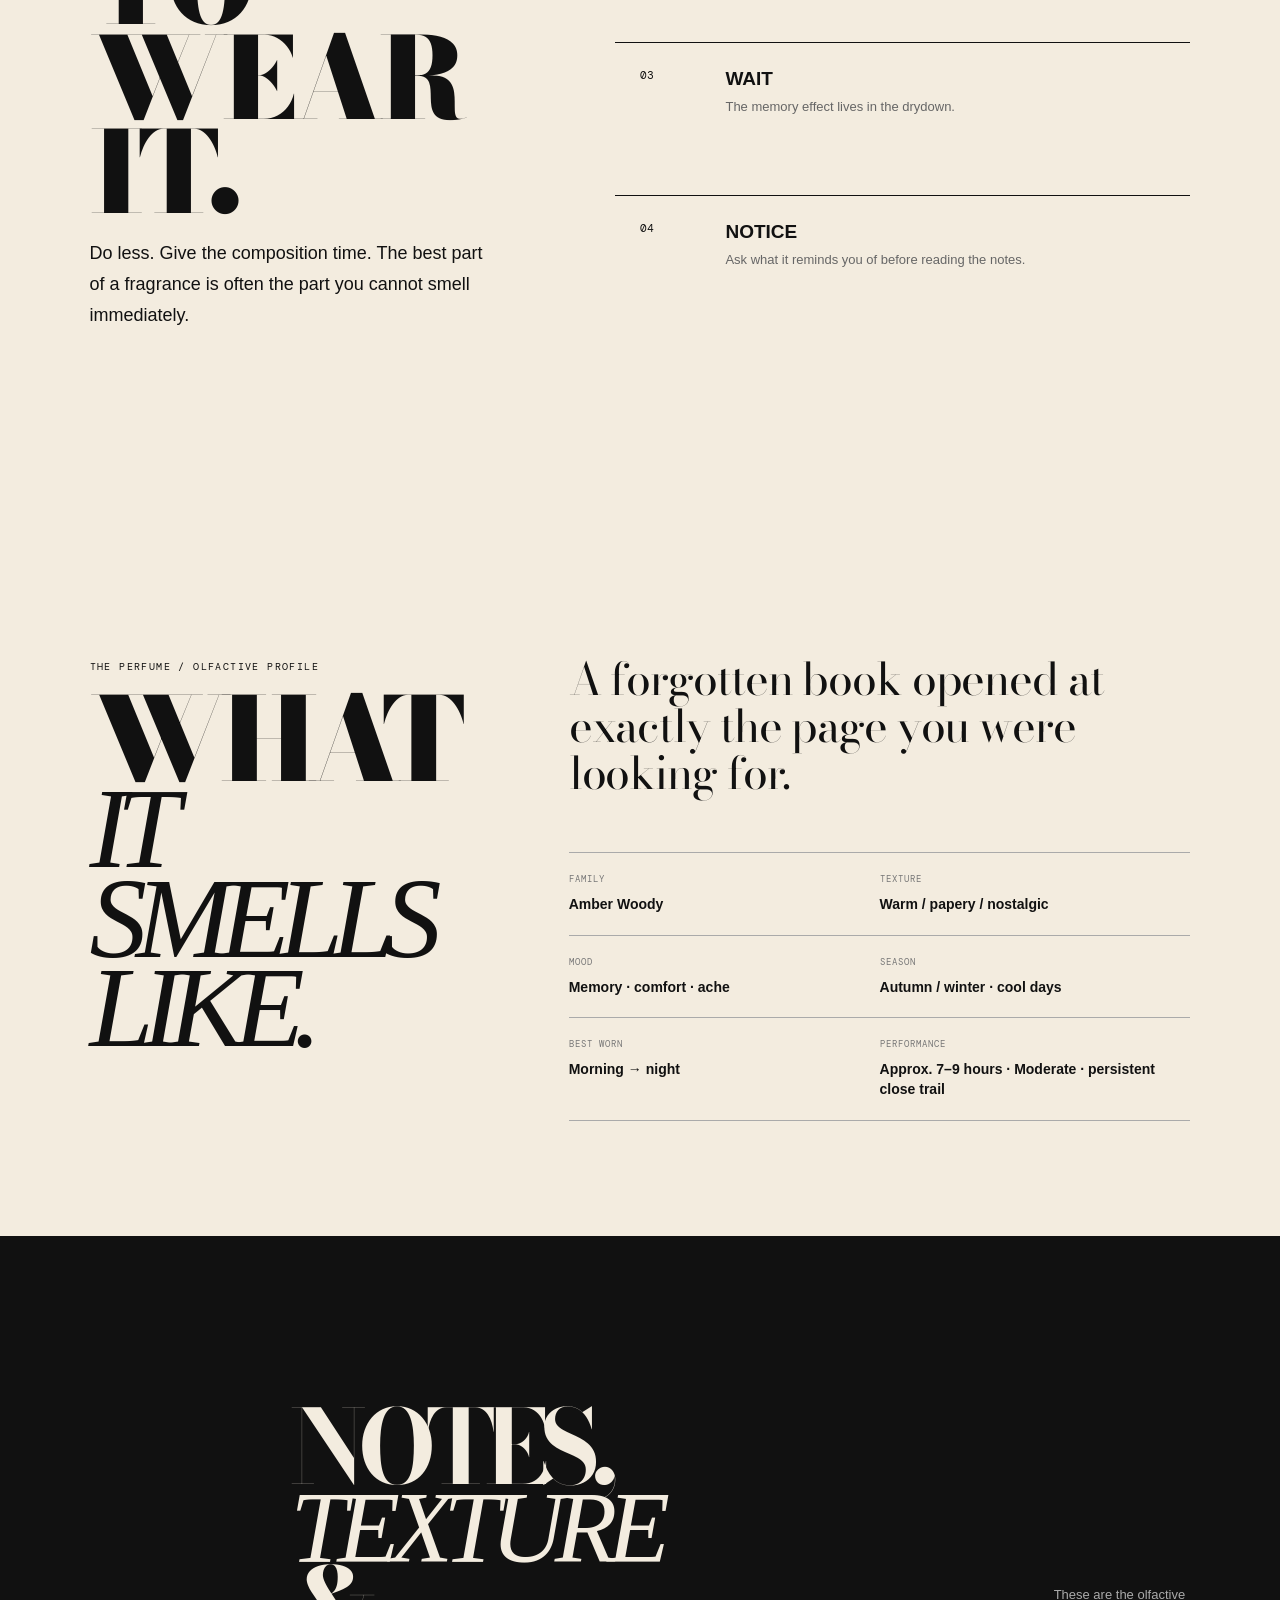
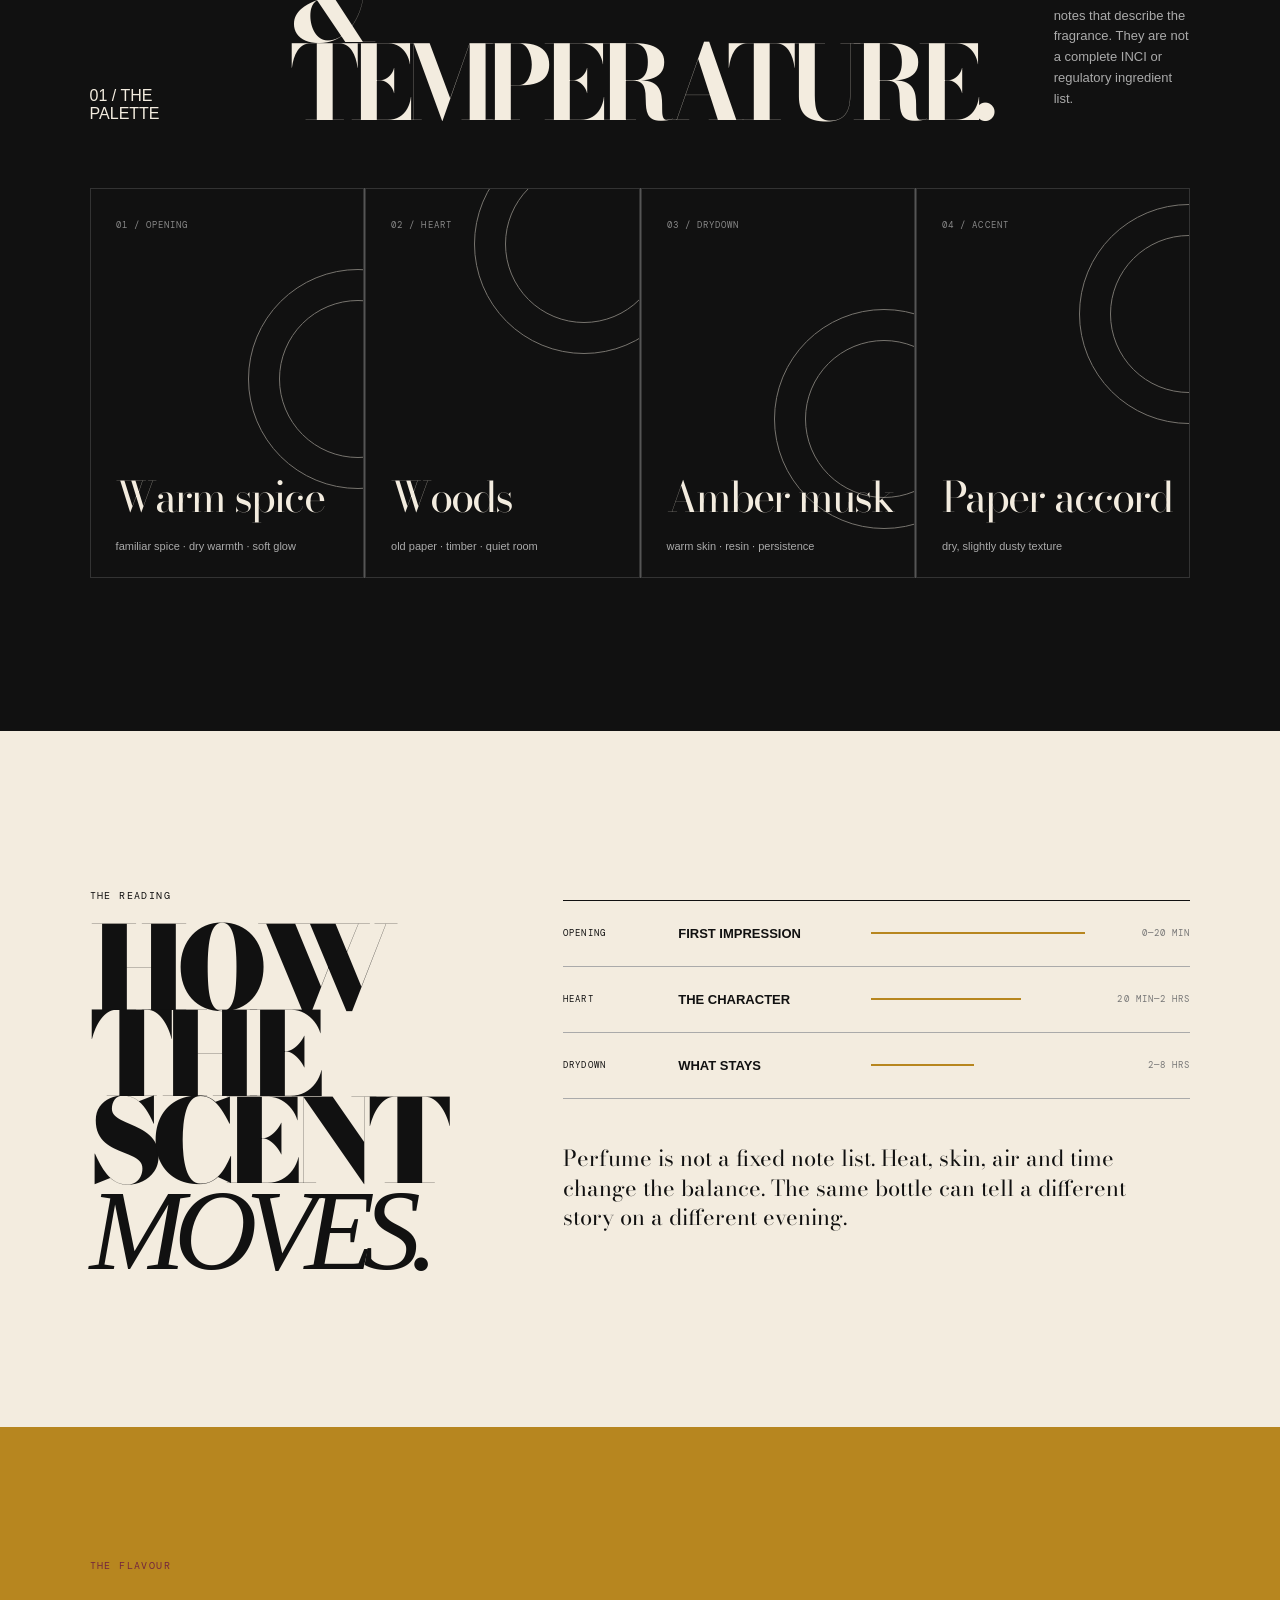
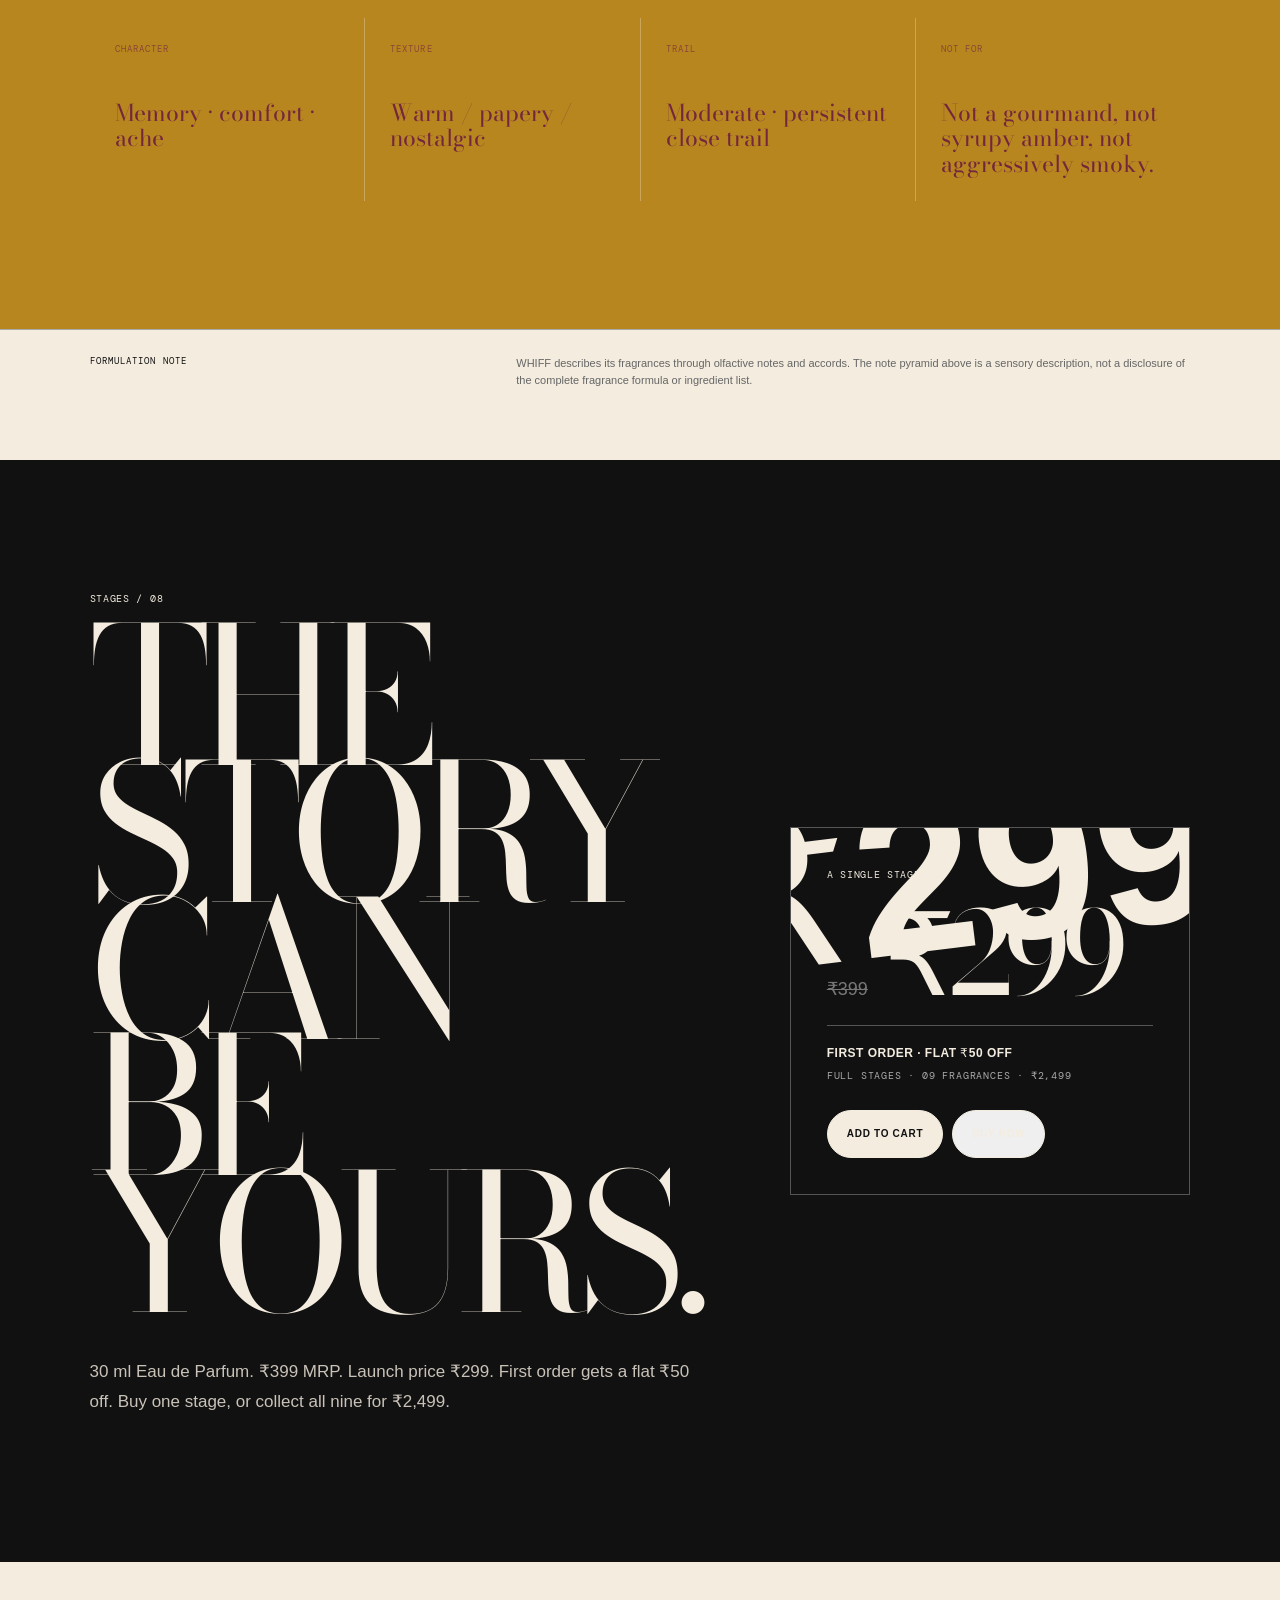
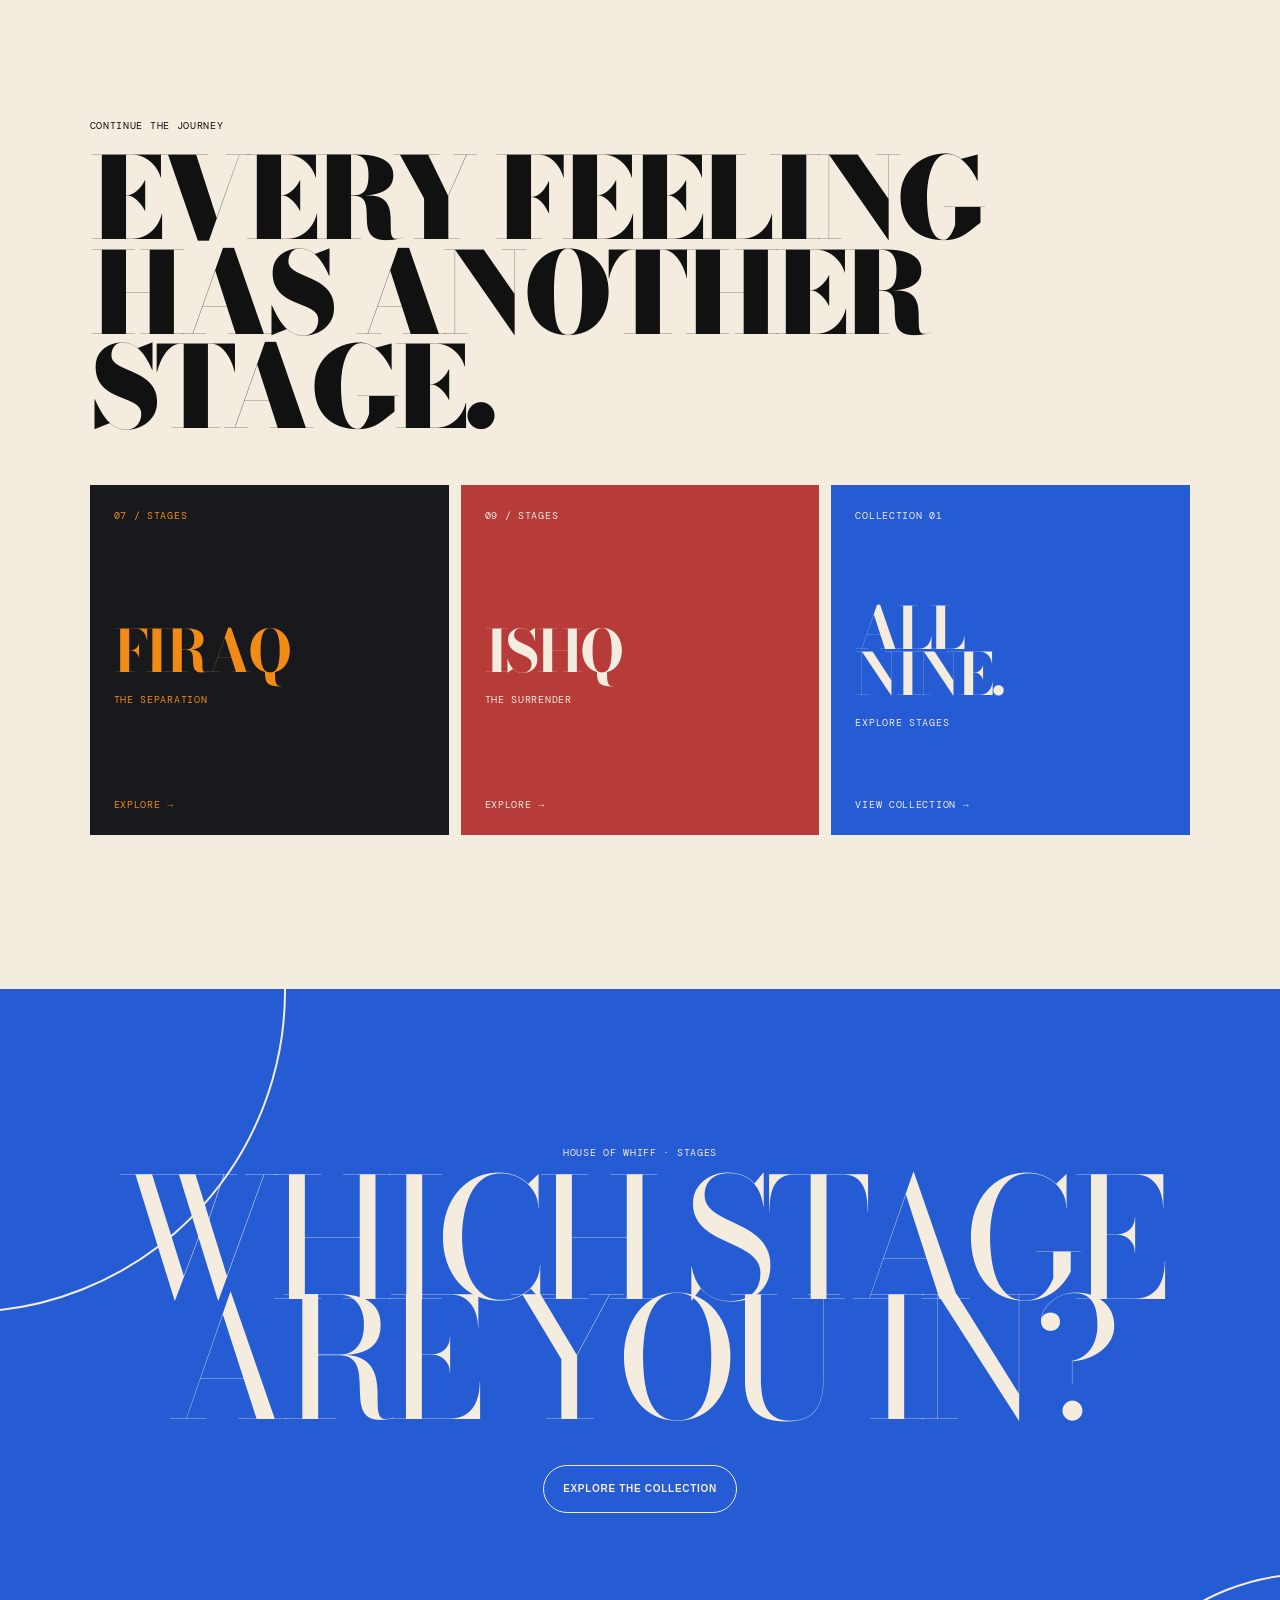
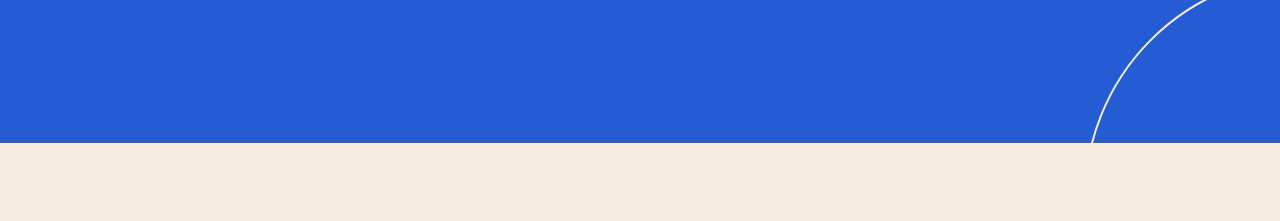
<file: stages/08.html>
<!doctype html><html lang="en"><head><meta charset="utf-8"><meta name="viewport" content="width=device-width,initial-scale=1"><meta name="description" content="YAAD, Stage 08 of WHIFF STAGES. The memory, translated through literature and scent."><title>YAAD · The Memory | WHIFF</title><link rel="stylesheet" href="/styles.css"><link rel="stylesheet" href="/stage-stories.css"><link rel="stylesheet" href="/editorial.css"><link rel="stylesheet" href="/scent-details.css"><link href="https://fonts.googleapis.com/css2?family=DM+Mono:wght@400;500&family=Inter:wght@400;500;600;700;800;900&display=swap" rel="stylesheet"></head><body><div data-stage-page data-stage="08"></div><script src="/shop.js"></script><script src="/stage-stories.js"></script><script src="/scent-details.js"></script></body></html>
</file>
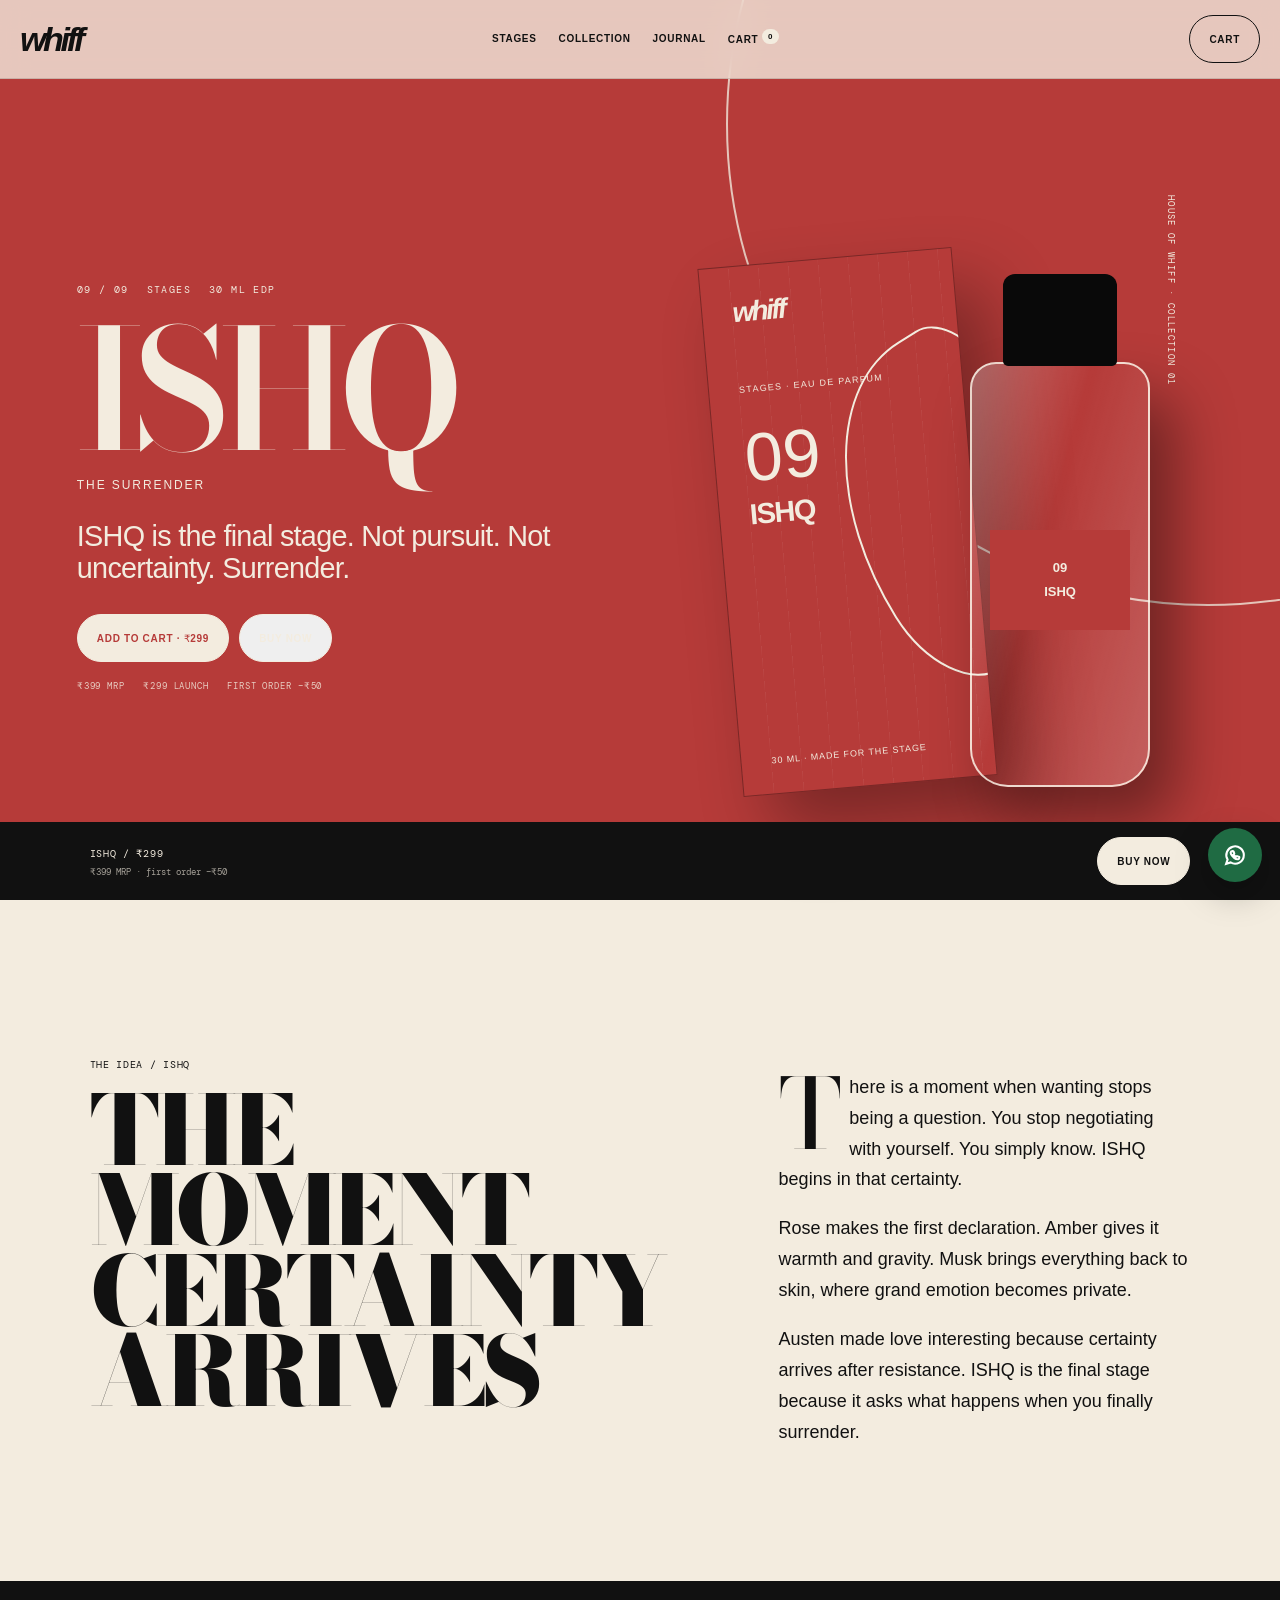
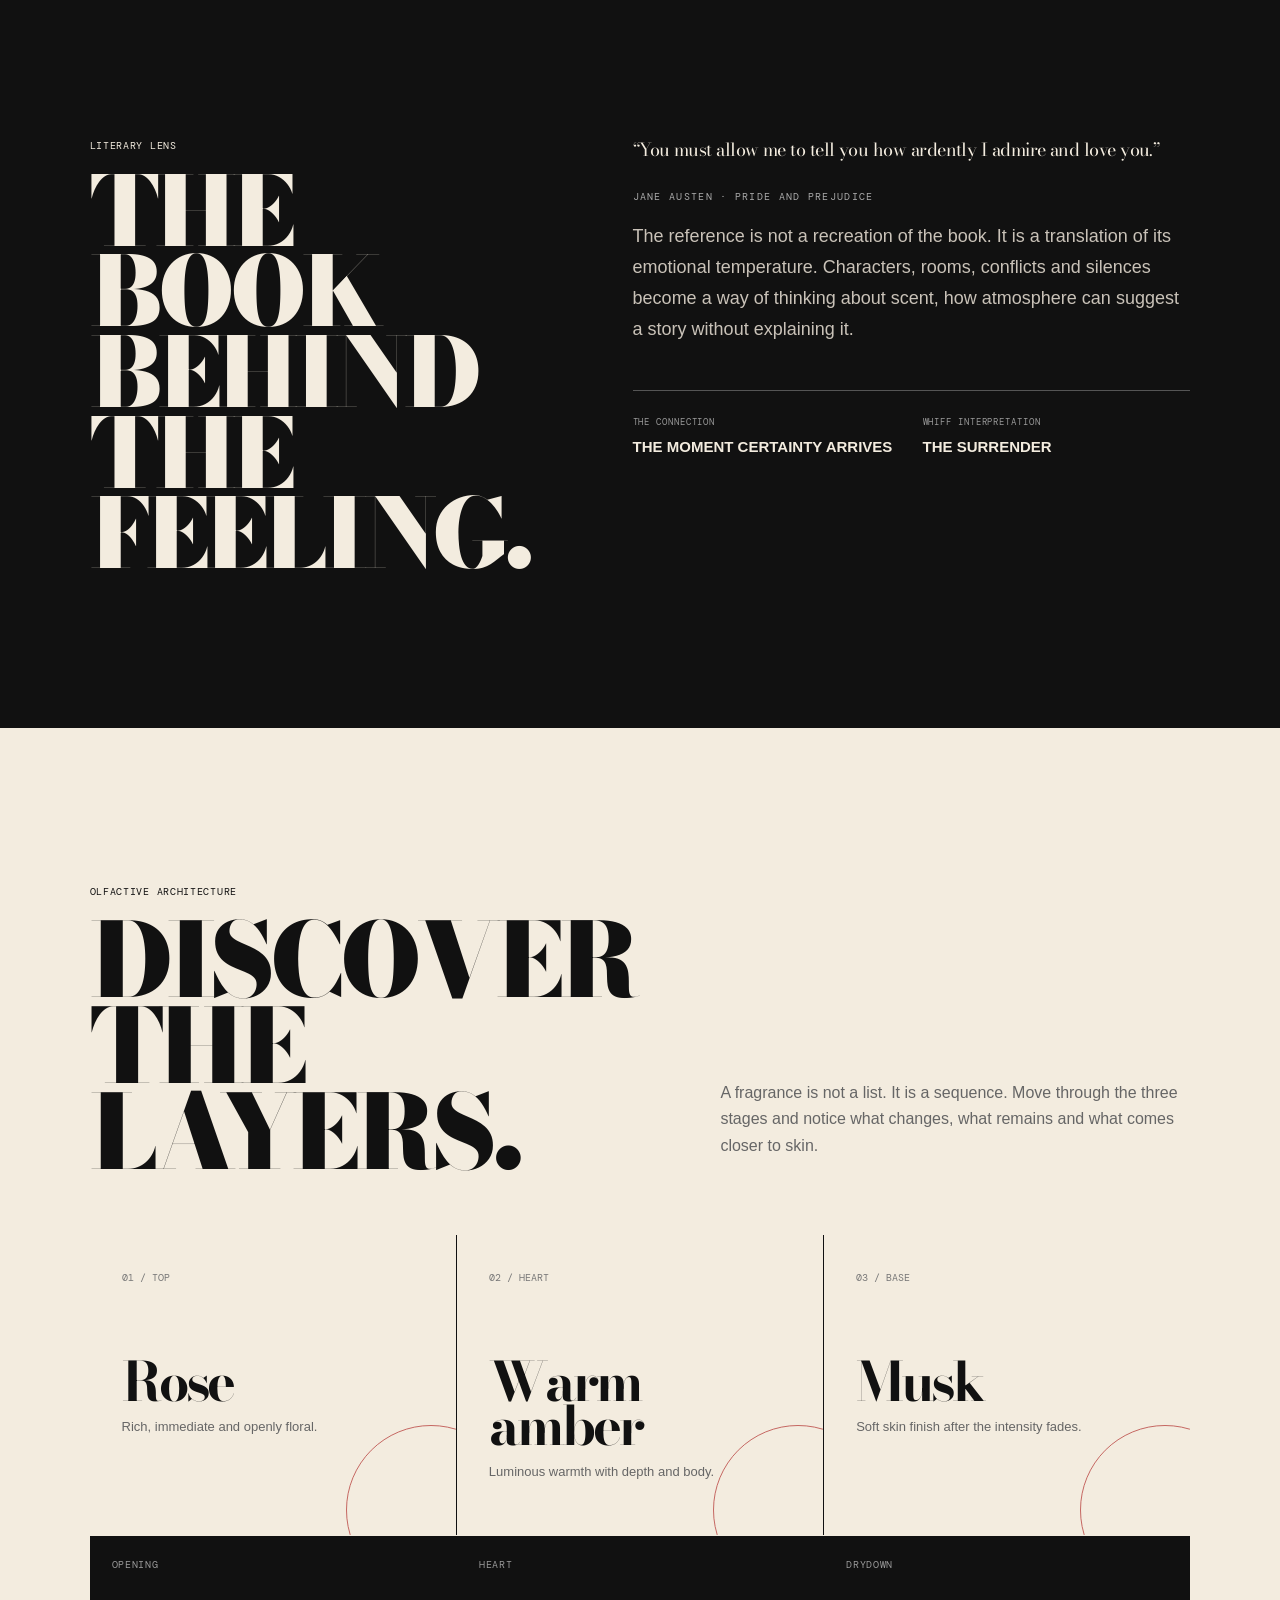
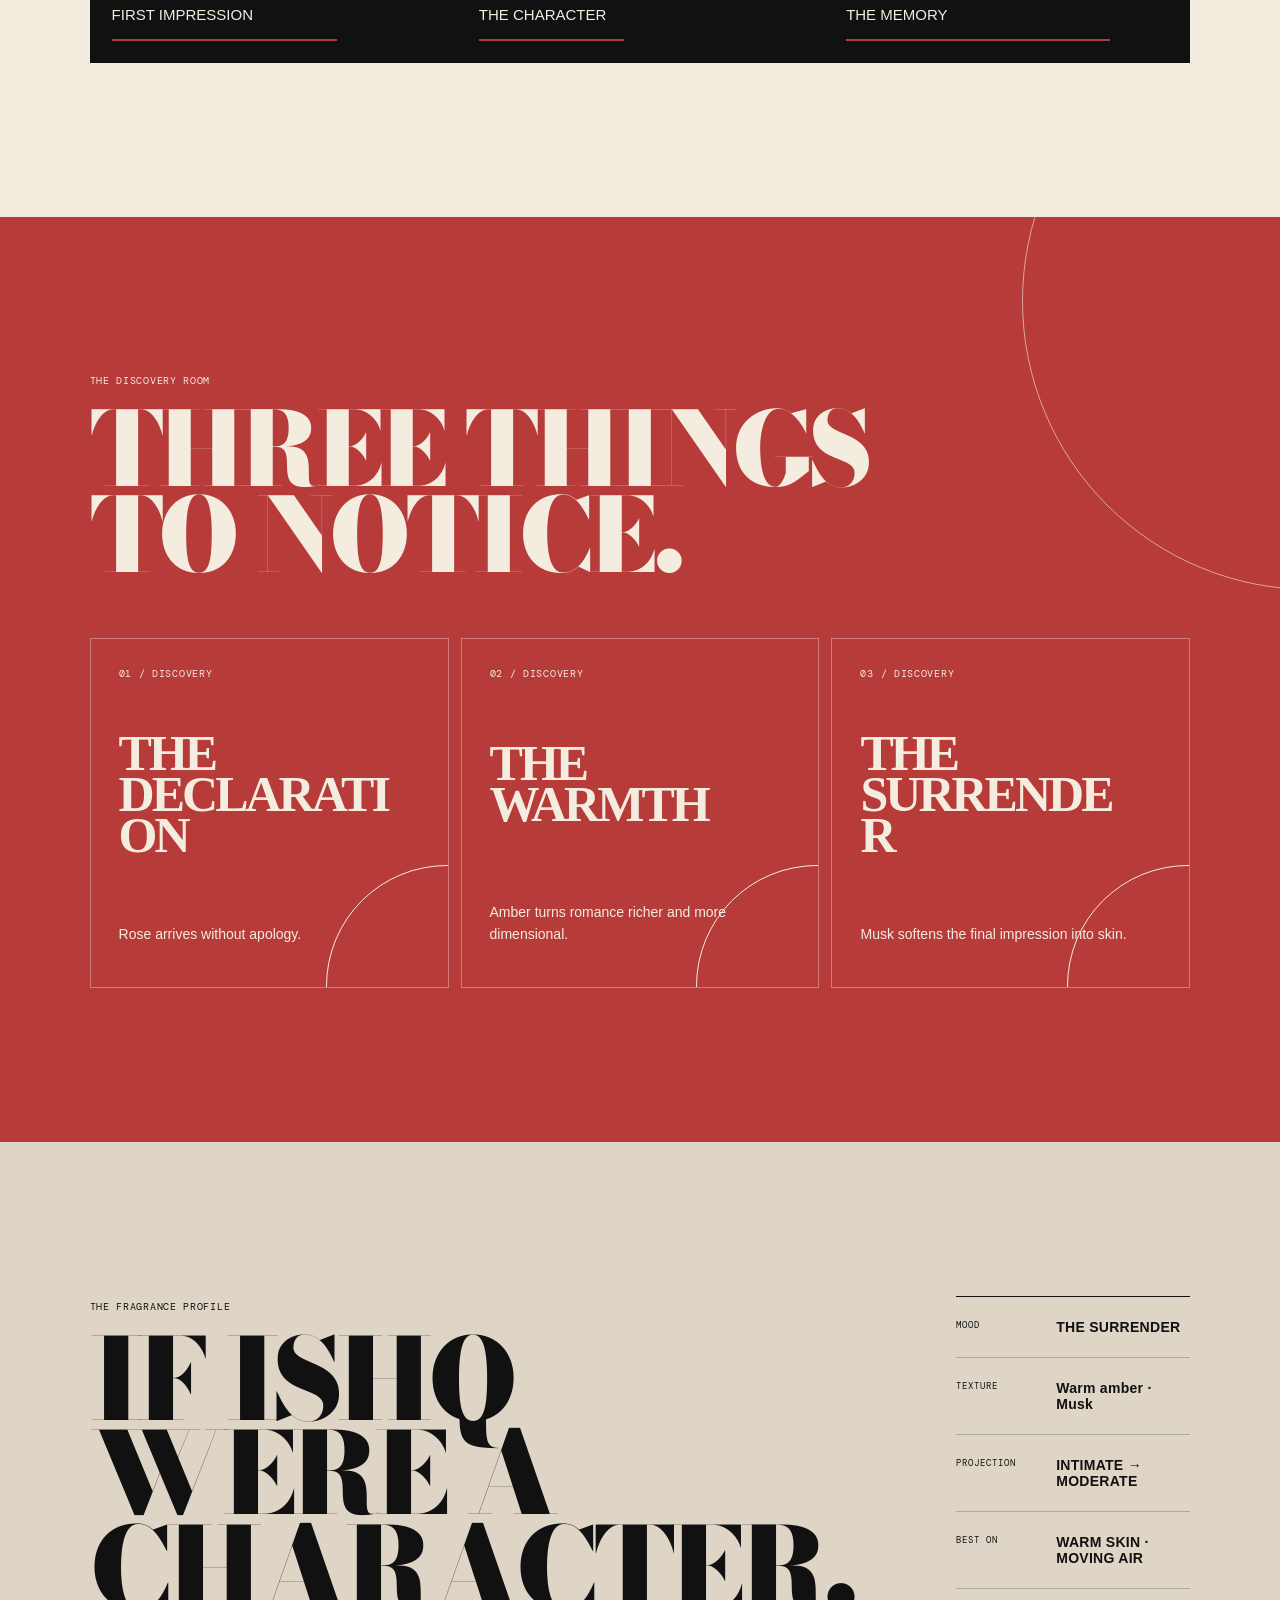
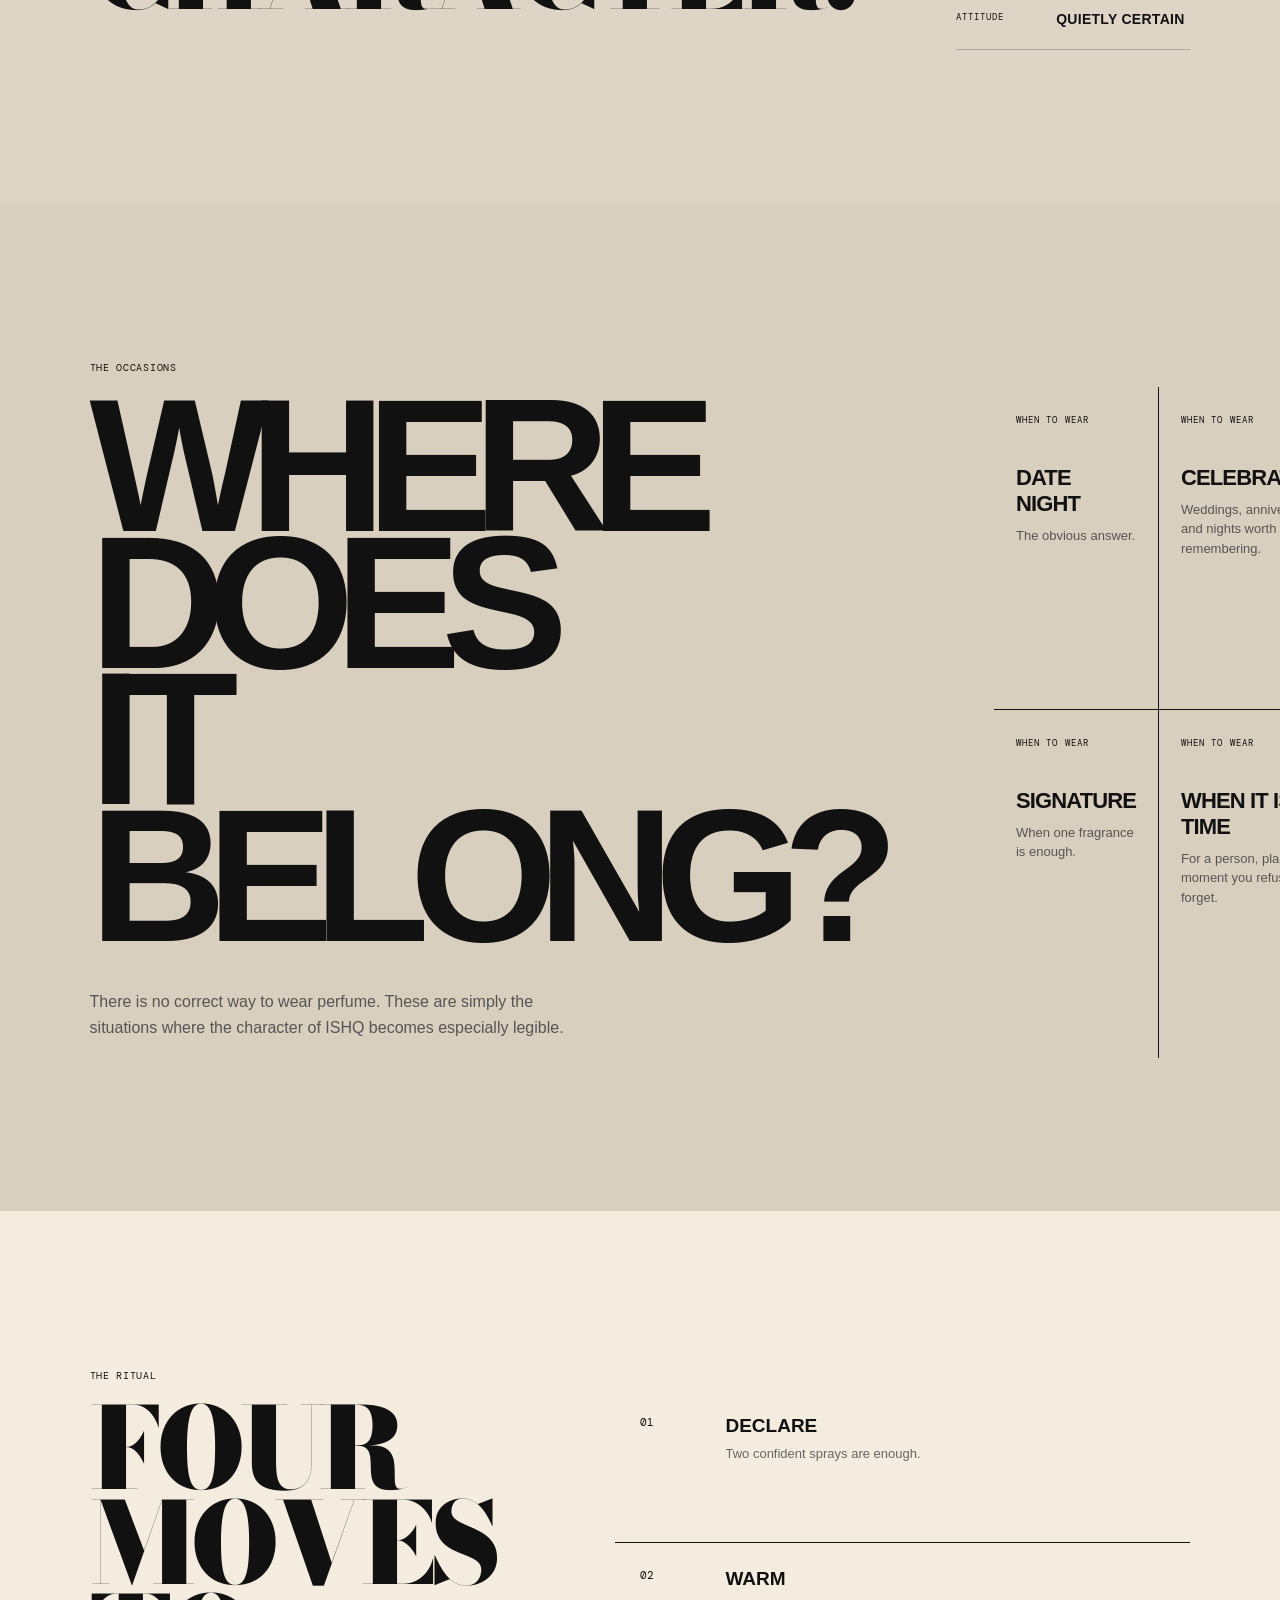
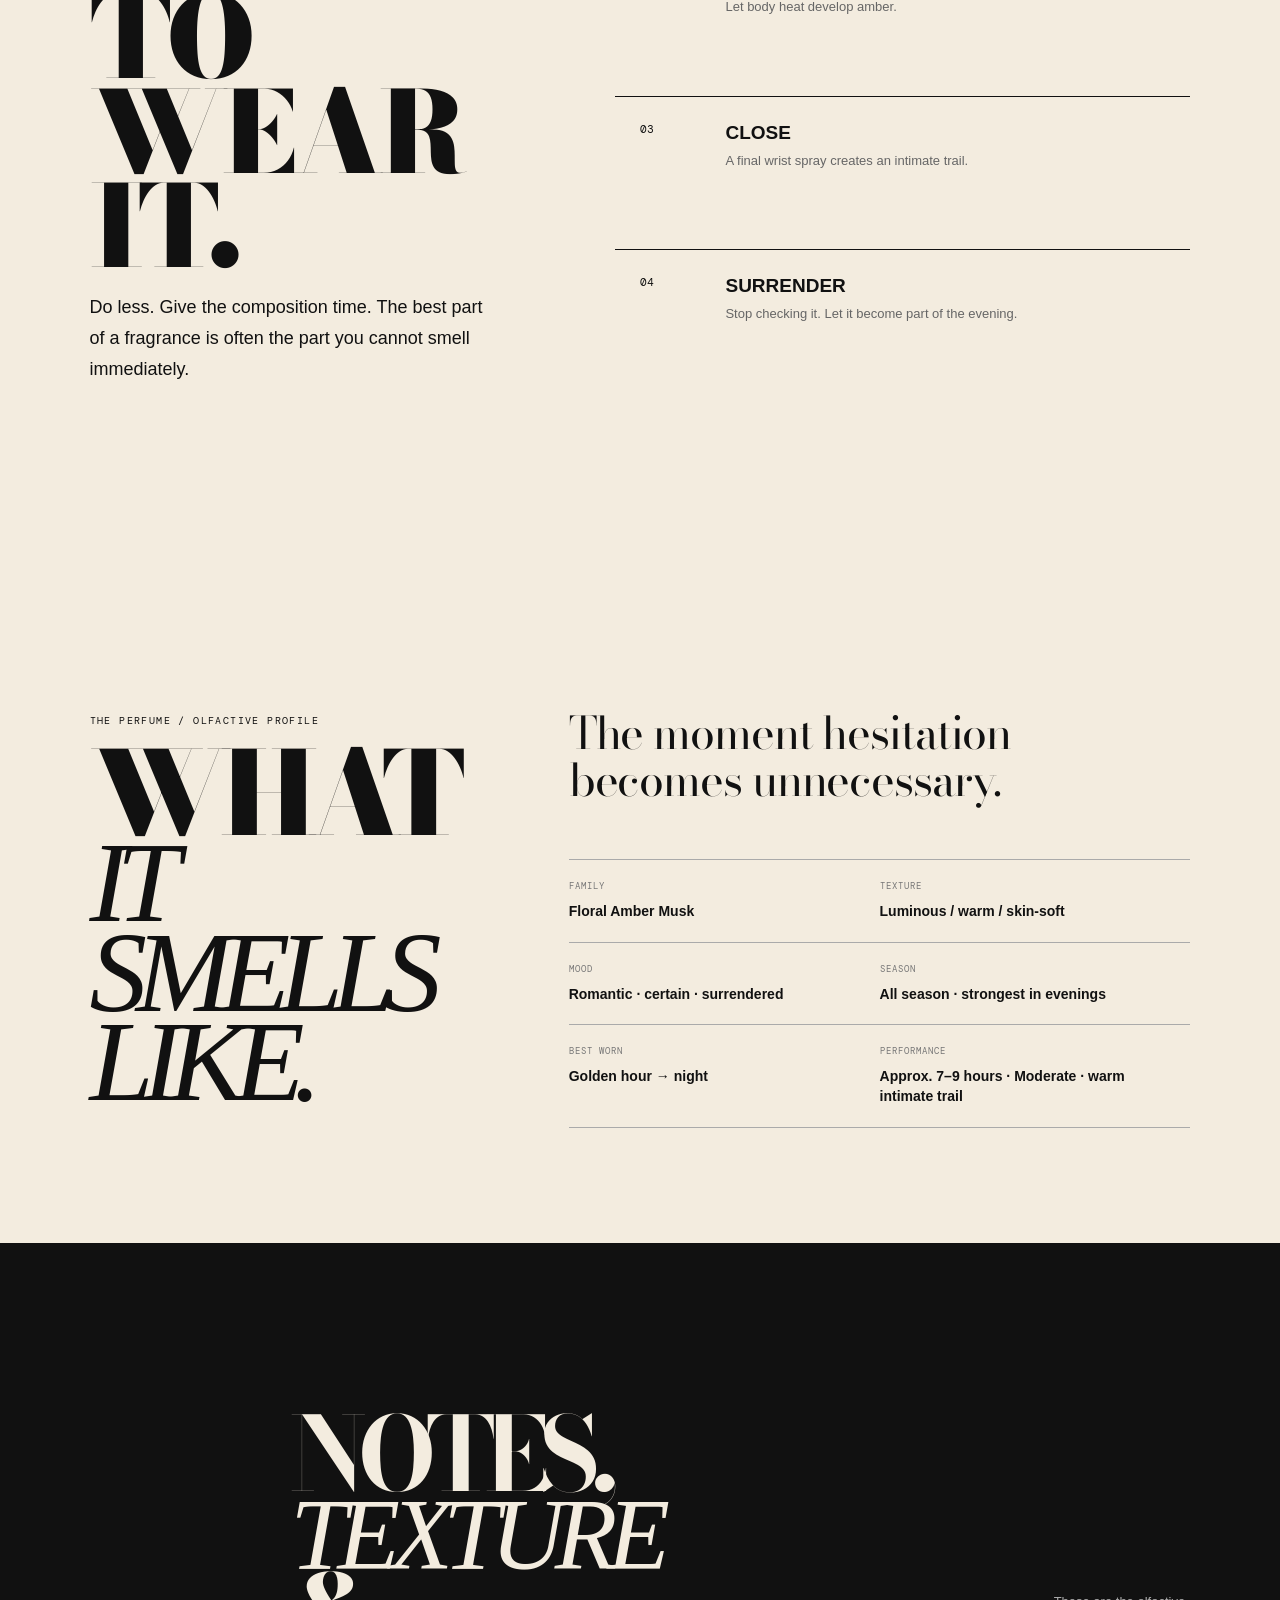
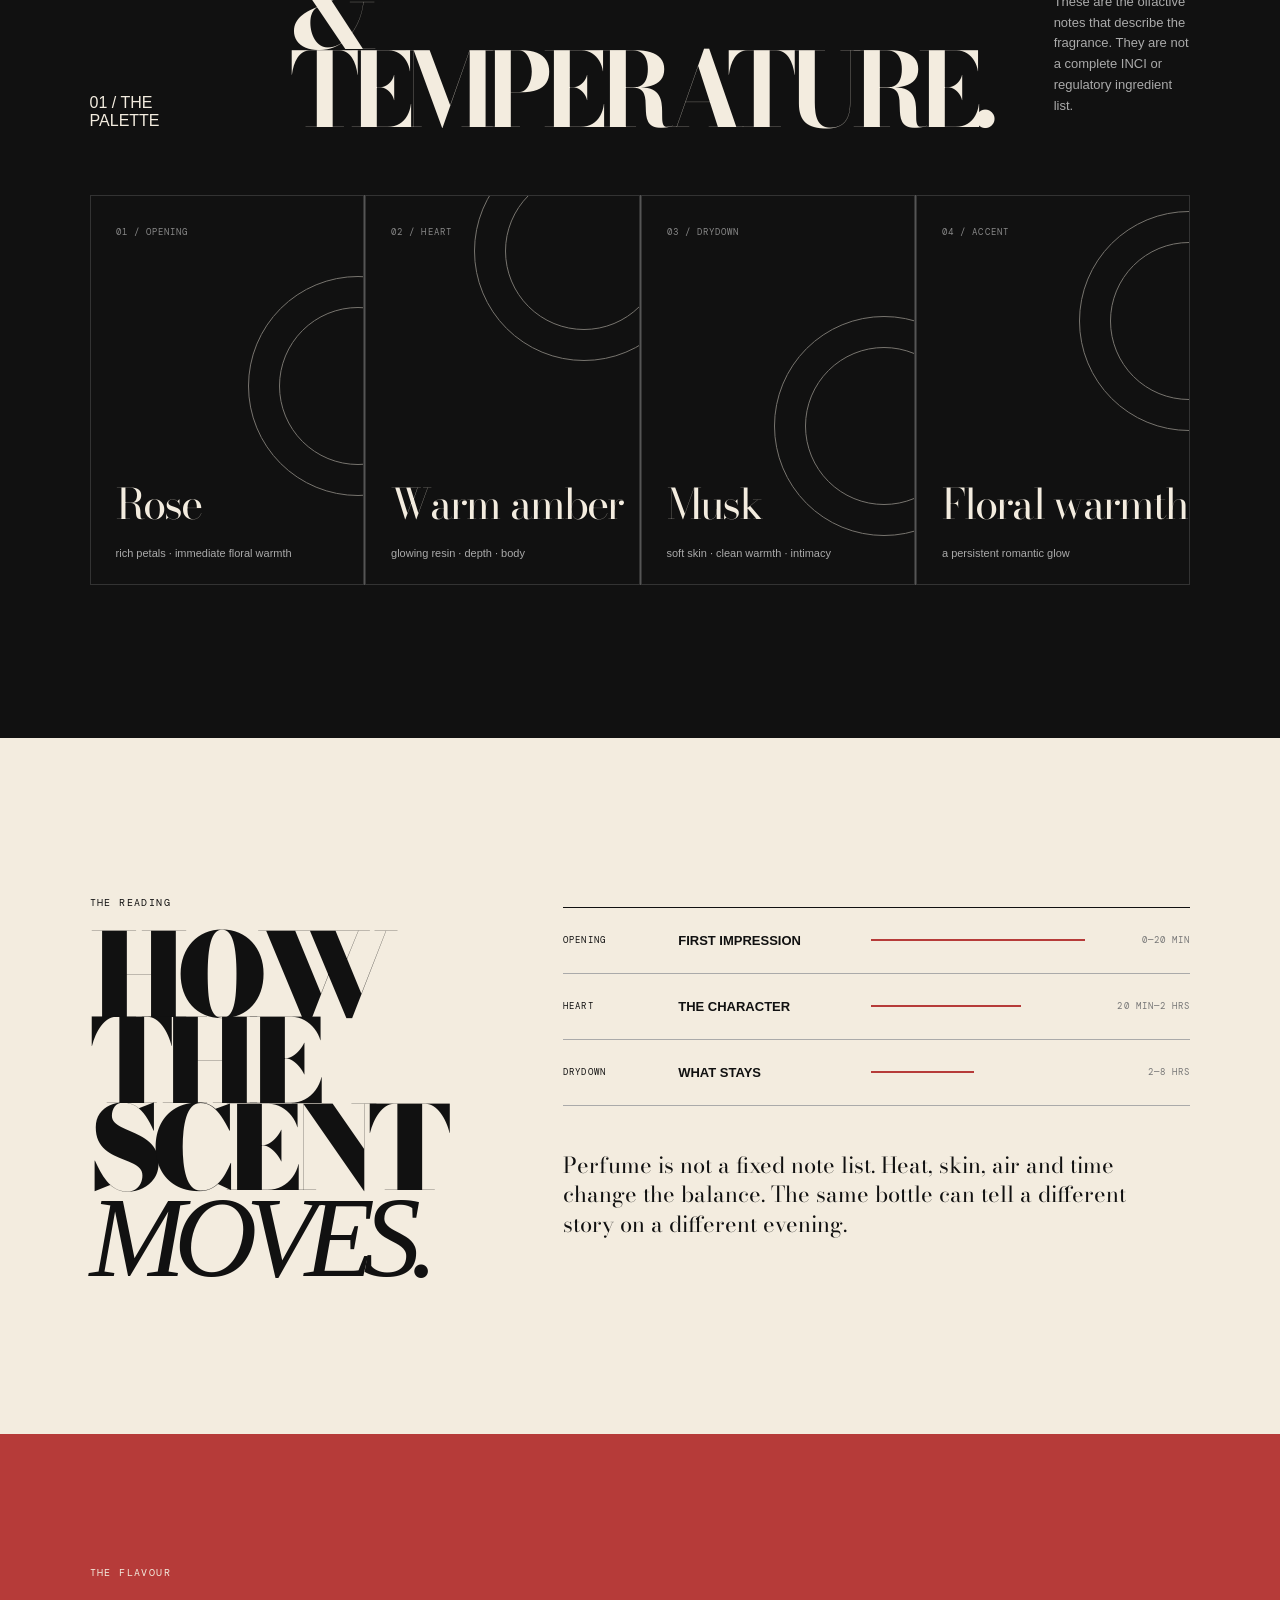
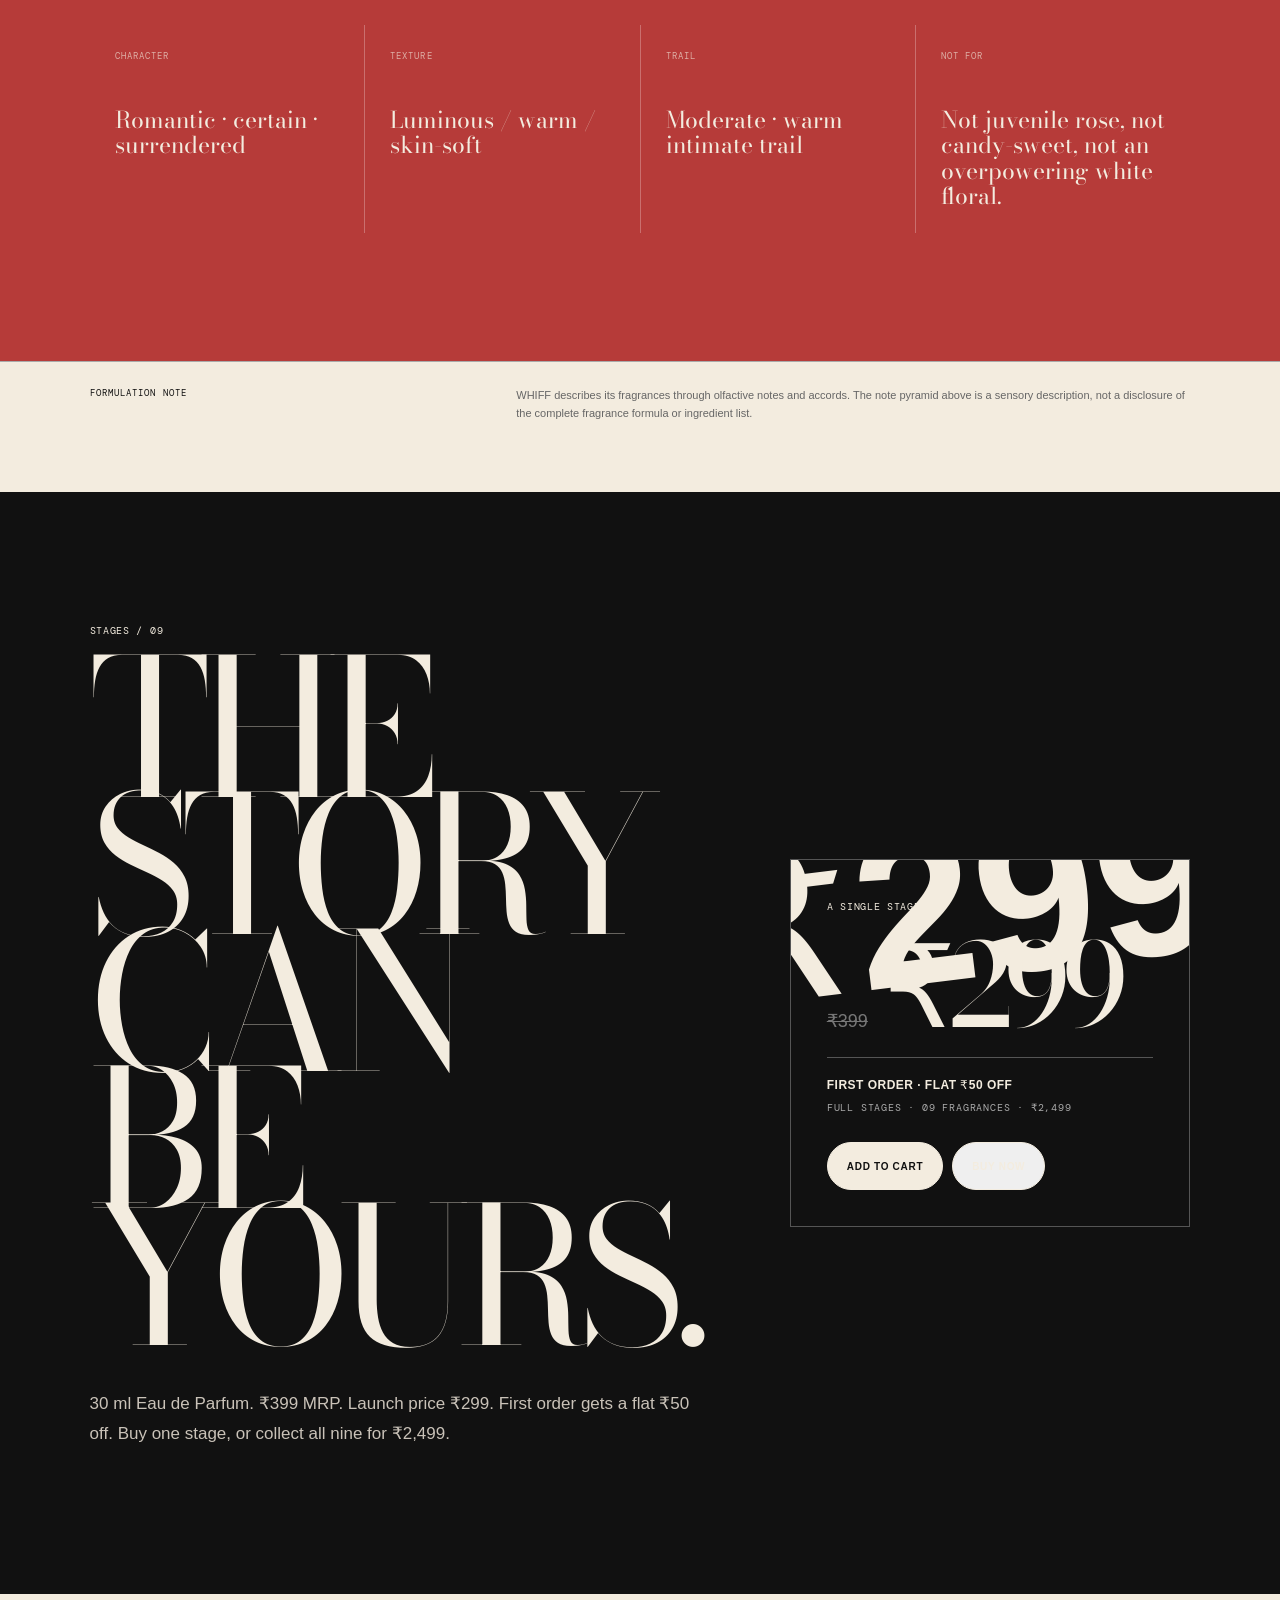
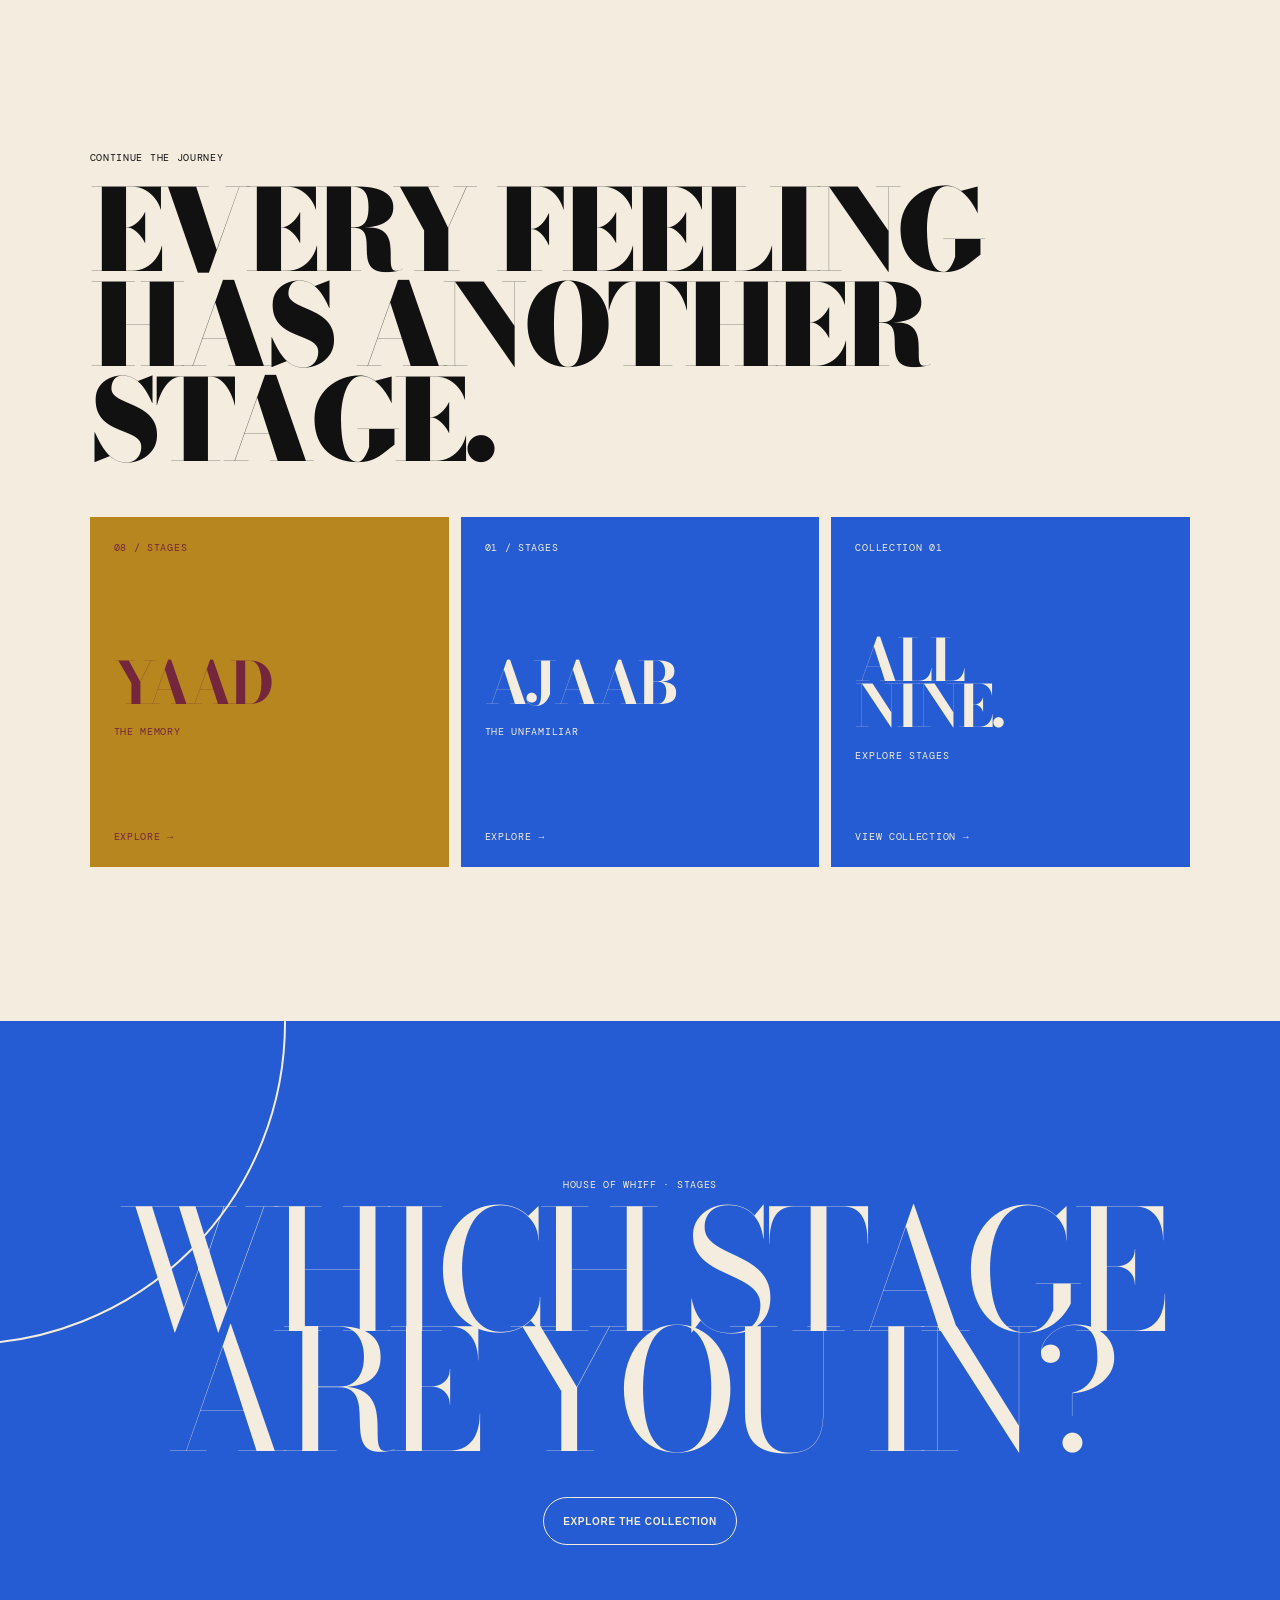
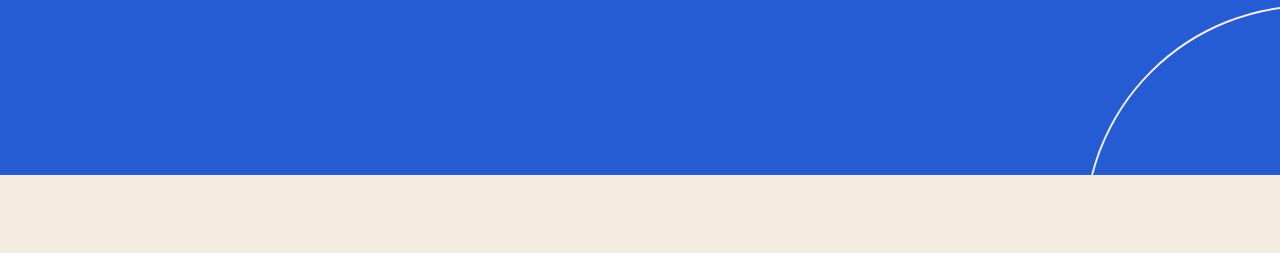
<file: stages/09.html>
<!doctype html><html lang="en"><head><meta charset="utf-8"><meta name="viewport" content="width=device-width,initial-scale=1"><meta name="description" content="ISHQ, Stage 09 of WHIFF STAGES. The surrender, translated through literature and scent."><title>ISHQ · The Surrender | WHIFF</title><link rel="stylesheet" href="/styles.css"><link rel="stylesheet" href="/stage-stories.css"><link rel="stylesheet" href="/editorial.css"><link rel="stylesheet" href="/scent-details.css"><link href="https://fonts.googleapis.com/css2?family=DM+Mono:wght@400;500&family=Inter:wght@400;500;600;700;800;900&display=swap" rel="stylesheet"></head><body><div data-stage-page data-stage="09"></div><script src="/shop.js"></script><script src="/stage-stories.js"></script><script src="/scent-details.js"></script></body></html>
</file>
<file: styles.css>
:root{--cream:#f3ecdf;--blue:#255bd3;--black:#101010;--line:#bdb6ab;--acid:#d6ff38;--red:#b63b39}*{box-sizing:border-box}html{scroll-behavior:smooth}body{margin:0;background:var(--cream);color:#111;font-family:Inter,Arial,sans-serif;overflow-x:hidden}a{color:inherit;text-decoration:none}button{font:inherit}.mono{font:10px 'DM Mono',monospace;letter-spacing:.12em;text-transform:uppercase}.logo{font-size:34px;font-weight:900;font-style:italic;letter-spacing:-.1em;line-height:1}.nav{position:fixed;z-index:100;top:0;left:0;width:100%;padding:15px 20px;display:flex;align-items:center;justify-content:space-between;color:var(--cream);mix-blend-mode:difference}.navlinks{display:flex;gap:22px;align-items:center;font-size:10px;font-weight:800;text-transform:uppercase}.navlinks sup{font-size:8px;background:var(--cream);color:#111;border-radius:99px;padding:3px 6px}.darkNav{color:#111;mix-blend-mode:normal;background:#f3ecdfcc;backdrop-filter:blur(14px);border-bottom:1px solid #1112}.menu{display:none;background:none;border:1px solid currentColor;color:inherit;border-radius:999px;width:44px;height:44px}.mobileNav{display:none}.btn{display:inline-flex;min-height:48px;align-items:center;justify-content:center;padding:0 19px;border:1px solid currentColor;border-radius:999px;font-size:10px;font-weight:700;text-transform:uppercase;letter-spacing:.08em;transition:transform .25s,background .25s,color .25s,box-shadow .25s;cursor:pointer}.btn:hover{transform:translateY(-3px);background:#111;color:var(--cream);box-shadow:0 12px 30px #0002}.btn.fill{background:#111;color:var(--cream);border-color:#111}.whatsappBtn{min-height:48px;border:1px solid #1f6b43;background:#1f6b43;color:#fff;border-radius:999px;padding:0 20px;font-size:10px;font-weight:800;text-transform:uppercase;letter-spacing:.08em;cursor:pointer}.hero{min-height:100svh;background:var(--blue);color:var(--cream);position:relative;overflow:hidden;padding:110px 5vw 7vw;display:flex;align-items:flex-end}.gridlines{position:absolute;inset:0;background:linear-gradient(90deg,transparent 49.5%,#fff1 50%,transparent 50.5%),linear-gradient(0deg,transparent 49.5%,#fff1 50%,transparent 50.5%);background-size:44px 44px}.orb{position:absolute;border:2px solid var(--cream);border-radius:50%;pointer-events:none}.orb1{width:105vw;height:105vw;right:-55vw;top:-34vw;animation:drift 11s ease-in-out infinite}.orb2{width:45vw;height:45vw;right:-8vw;bottom:-18vw;animation:drift 8s ease-in-out infinite reverse}.hero h1{position:relative;margin:0;font-size:clamp(82px,19vw,260px);line-height:.72;letter-spacing:-.105em;max-width:100%;animation:rise .8s both}.heroInfo{position:absolute;right:5vw;bottom:7vw;width:min(300px,40vw)}.heroInfo p{font-size:14px;line-height:1.55;margin:14px 0 20px}.section{padding:13vw 7vw}.intro{display:grid;grid-template-columns:1fr 2fr;gap:7vw}.introText{font-size:clamp(34px,5vw,72px);line-height:.96;letter-spacing:-.055em}.black{background:var(--black);color:var(--cream)}h2{font-size:clamp(72px,15vw,190px);line-height:.72;letter-spacing:-.105em;margin:22px 0 45px}.manifestoText{max-width:650px;font-size:16px;line-height:1.65}.manifestoGrid{display:grid;grid-template-columns:repeat(3,1fr);gap:1px;background:#444;margin-top:55px}.manifestoGrid article{background:var(--black);padding:28px;min-height:170px}.stages{padding:0 7vw 10vw}.stage{min-height:90vh;border-top:1px solid #3d3d3d;display:grid;grid-template-columns:1.1fr .9fr;align-items:center;gap:7vw;padding:9vw 0}.stage:nth-child(even){grid-template-columns:.9fr 1.1fr}.stage:nth-child(even) .visual{order:2}.visual{height:min(650px,70vw);min-height:480px;position:relative;overflow:hidden;background:var(--c);isolation:isolate}.visual:before{content:'';position:absolute;inset:0;background:repeating-linear-gradient(90deg,transparent 0,transparent 31px,#fff1 32px),repeating-linear-gradient(0deg,transparent 0,transparent 31px,#fff0 32px)}.geo{position:absolute;border:2px solid var(--fg);border-radius:50%}.g1{width:82%;aspect-ratio:1;left:-18%;top:-7%;animation:spin 25s linear infinite}.g2{width:62%;height:72%;right:-19%;top:15%;animation:breathe 7s ease-in-out infinite}.g3{width:35%;height:35%;right:27%;bottom:6%;animation:drift 7s ease-in-out infinite}.pack{position:absolute;z-index:3;left:11%;bottom:9%;width:210px;height:390px;background:var(--c);border:1px solid #0004;box-shadow:18px 25px 35px #0005;overflow:hidden}.packArt{position:absolute;right:-18%;top:18%;width:76%;height:58%;border:2px solid var(--fg);border-radius:70% 20% 65% 25%;transform:rotate(-25deg)}.packArt:after{content:'';position:absolute;width:55%;height:120%;right:10%;top:-10%;border:2px solid var(--fg);transform:rotate(35deg)}.packTop{position:relative;padding:25px 22px;color:var(--fg)}.packLogo{font-size:24px;font-weight:900;font-style:italic;letter-spacing:-.08em}.packStage{margin-top:28px}.packNum{font-size:42px;margin-top:4px}.packName{font-size:22px;font-weight:800}.packBottom{position:absolute;left:22px;bottom:22px;font-size:8px;color:var(--fg);text-transform:uppercase}.bottle{position:absolute;z-index:5;right:13%;bottom:10%;width:125px;height:295px;border:2px solid #fffc;border-radius:18px 18px 24px 24px;background:linear-gradient(100deg,#ffffff4d,#ffffff0a 38%,#ffffff38);box-shadow:18px 25px 35px #0005}.bottle:before{content:'';position:absolute;left:22px;right:22px;top:-65px;height:68px;background:#090909;border-radius:8px 8px 3px 3px}.bottle:after{content:var(--n) '\A' var(--name);position:absolute;left:12px;right:12px;top:112px;height:75px;background:var(--label);color:var(--fg);white-space:pre;text-align:center;padding-top:12px;font-size:10px;font-weight:800;line-height:1.7}.stageCopy h3{font-size:clamp(62px,10vw,150px);line-height:.78;letter-spacing:-.105em;margin:16px 0 20px;overflow-wrap:anywhere}.meaning{text-transform:uppercase;letter-spacing:.08em;font-size:12px}.stageCopy p{font-size:16px;line-height:1.65;color:#c9c0b5;max-width:540px}.notes{display:flex;gap:7px;flex-wrap:wrap;margin:25px 0}.pill{border:1px solid #666;border-radius:999px;padding:9px 11px;font-size:9px;text-transform:uppercase}.stageActions{display:flex;gap:9px;flex-wrap:wrap;margin-top:25px}.collection,.journal,.faq{padding:13vw 7vw}.tiles,.journalGrid{display:grid;grid-template-columns:repeat(3,1fr);gap:12px}.tile{height:460px;padding:22px;display:flex;flex-direction:column;justify-content:space-between;position:relative;overflow:hidden;background:var(--c);color:var(--fg);transition:transform .35s}.tile:hover{transform:translateY(-8px)}.tile:before{content:'';position:absolute;width:95%;aspect-ratio:1;right:-55%;top:-8%;border:2px solid currentColor;border-radius:50%;animation:spin 24s linear infinite}.tile h3{font-size:clamp(52px,7vw,90px);line-height:.8;letter-spacing:-.09em;margin:0;position:relative;overflow-wrap:anywhere}.ritual{background:var(--blue);color:var(--cream);padding:13vw 7vw}.ritualGrid{display:grid;grid-template-columns:repeat(4,1fr);gap:1px;background:#ffffff55}.ritualGrid article{background:var(--blue);padding:28px;min-height:190px}.journal{background:#d9cfbf}.journalGrid{background:#111;gap:1px;margin-top:45px}.journalCard{background:#d9cfbf;padding:27px;min-height:280px}.journalCard h3{font-size:clamp(30px,4vw,54px);line-height:.88;letter-spacing:-.065em}.finder{padding:13vw 7vw}.choices{display:flex;flex-wrap:wrap;gap:9px}.choice{min-height:48px;background:none;color:var(--cream);border:1px solid #666;padding:0 17px;border-radius:999px;font-size:11px;cursor:pointer}.choice.active{background:var(--cream);color:#111}.answer{margin-top:45px;font-size:clamp(40px,8vw,90px);line-height:.85;letter-spacing:-.07em}.faq{background:var(--cream)}.faq details{border-top:1px solid #aaa;padding:24px 0}.faq details:last-child{border-bottom:1px solid #aaa}.faq summary{cursor:pointer;font-size:15px;font-weight:700}.faq p{line-height:1.6;color:#555}.footer{background:var(--blue);color:var(--cream);padding:13vw 7vw 30px;overflow:hidden}.footer .big{font-size:20vw;font-weight:900;font-style:italic;letter-spacing:-.11em;line-height:.65}.footrow{display:flex;justify-content:space-between;gap:15px;margin-top:13vw;font-size:9px;text-transform:uppercase}.stageHero{min-height:100svh;background:var(--c);color:var(--fg);display:grid;grid-template-columns:1fr 1fr;align-items:center;padding:120px 7vw 80px;position:relative;overflow:hidden}.stageHero .art{position:absolute;width:70vw;height:70vw;border:2px solid var(--fg);border-radius:50%;right:-28vw;top:-20vw;animation:spin 30s linear infinite}.stageHero .stageNumber{font-size:14px}.stageHero h1{font-size:clamp(90px,14vw,210px);line-height:.7;letter-spacing:-.11em;margin:25px 0;overflow-wrap:anywhere}.stageHero .sub{font-size:14px;text-transform:uppercase;letter-spacing:.12em}.productVisual{height:560px;position:relative;display:flex;align-items:center;justify-content:center}.productVisual .pack{position:relative;left:auto;bottom:auto;transform:rotate(-4deg)}.productVisual .bottle{position:absolute;right:16%;bottom:10%;width:145px;height:340px}.story{display:grid;grid-template-columns:1fr 2fr;gap:8vw;padding:13vw 7vw}.story h2{font-size:clamp(50px,7vw,100px)}.quote{font-family:Georgia,serif;font-size:clamp(28px,4vw,58px);line-height:1.08;margin:0 0 20px}.quoteRef{font-size:11px;text-transform:uppercase;letter-spacing:.12em}.notesLarge{display:flex;gap:9px;flex-wrap:wrap;margin:35px 0}.buyBar{position:sticky;bottom:0;z-index:40;background:#111;color:var(--cream);padding:15px 7vw;display:flex;justify-content:space-between;align-items:center;gap:20px}.buyBar .btn{background:var(--cream);color:#111;border-color:var(--cream)}.related{padding:13vw 7vw}.relatedGrid{display:grid;grid-template-columns:repeat(3,1fr);gap:12px}.back{display:inline-flex;margin-top:25px}.priceSection{background:#111;color:var(--cream);padding:10vw 7vw;display:grid;grid-template-columns:1fr 1.4fr;gap:8vw;align-items:end}.priceSection h2{margin:15px 0}.priceCard{border:1px solid #555;padding:35px;position:relative;overflow:hidden}.priceCard:before{content:'299';position:absolute;right:-5%;top:-28%;font-size:22vw;font-weight:900;color:#fff08;line-height:1;transform:rotate(-8deg)}.priceRow{display:flex;align-items:end;gap:15px;position:relative}.priceNow{font-size:clamp(65px,9vw,120px);font-weight:900;letter-spacing:-.09em;line-height:.8}.mrp{text-decoration:line-through;opacity:.5;font-size:20px}.offerLine{margin:22px 0;font-size:13px;line-height:1.5;max-width:460px}.collectionOffer{display:grid;grid-template-columns:1fr 1fr;gap:1px;background:#444;margin-top:1px}.collectionOffer>div{background:#111;padding:22px}.shopMain{padding:150px 7vw 100px;min-height:100svh}.shopHead{display:flex;align-items:end;justify-content:space-between;gap:40px;margin-bottom:70px}.shopHead h1{font-size:clamp(80px,15vw,190px);line-height:.72;letter-spacing:-.1em;margin:20px 0 0}.shopHead.compact{display:block}.shopHead p{max-width:500px;line-height:1.6}.cartList{display:grid;gap:1px;background:#111}.cartItem{display:grid;grid-template-columns:220px 1fr auto;gap:30px;align-items:center;background:var(--cream);padding:25px}.cartSwatch{height:220px;padding:18px;display:flex;flex-direction:column;justify-content:space-between}.cartSwatch b{font-size:48px;letter-spacing:-.08em}.cartInfo h3{font-size:50px;line-height:.8;letter-spacing:-.08em;margin:10px 0}.cartInfo p{color:#666}.qty{display:flex;gap:8px;align-items:center;margin-top:20px}.qty button{border:1px solid #aaa;background:none;border-radius:99px;min-width:38px;height:38px;cursor:pointer}.qty .remove{padding:0 14px;width:auto}.cartSummary{max-width:500px;margin:40px 0 0 auto;border-top:1px solid #111;padding-top:25px}.cartSummary>div,.priceBox>div,.miniCart>div{display:flex;justify-content:space-between;padding:8px 0}.cartSummary .saving{color:#24704a}.cartSummary .total{border-top:1px solid #111;margin-top:12px;padding-top:18px;font-size:24px}.cartSummary .btn,.cartSummary .whatsappBtn{width:100%;margin-top:12px}.emptyCart{padding:10vw 0}.emptyCart h2{margin:20px 0}.checkoutGrid{display:grid;grid-template-columns:1.2fr .8fr;gap:8vw}.orderForm{max-width:650px}.orderForm h2{margin:20px 0 50px}.orderForm label{display:block;font-size:10px;text-transform:uppercase;letter-spacing:.1em;font-weight:700;margin:20px 0}.orderForm input,.orderForm textarea{display:block;width:100%;border:0;border-bottom:1px solid #aaa;background:transparent;padding:14px 0;font:inherit;font-size:16px;outline:none}.orderForm textarea{min-height:100px;resize:vertical}.orderForm .check{display:flex;gap:10px;align-items:center;text-transform:none;letter-spacing:0;font-size:13px}.orderForm .check input{width:auto}.optional{opacity:.5}.orderForm .btn,.orderForm .whatsappBtn{width:100%;margin-top:12px}.formNote{font-size:11px;line-height:1.6;color:#666;margin-top:20px}.checkoutSide{position:sticky;top:120px;height:max-content}.miniCart{margin:25px 0;border-top:1px solid #aaa;border-bottom:1px solid #aaa}.priceBox{background:#111;color:var(--cream);padding:25px}.priceBox p{font-size:11px;line-height:1.5;color:#aaa}.bigTotal{border-top:1px solid #555;margin-top:15px;padding-top:18px;font-size:20px}.thankPage{background:var(--blue);color:var(--cream)}.thank{min-height:100svh;padding:15vw 7vw;display:flex;flex-direction:column;justify-content:center;align-items:flex-start}.thank h1{font-size:clamp(90px,17vw,220px);line-height:.72;letter-spacing:-.11em;margin:30px 0}.thank p{max-width:550px;font-size:16px;line-height:1.6;margin-bottom:30px}.toast{position:fixed;z-index:200;left:50%;bottom:25px;transform:translate(-50%,30px);background:#111;color:#fff;padding:13px 18px;border-radius:999px;font-size:11px;opacity:0;pointer-events:none;transition:.3s}.toast.show{opacity:1;transform:translate(-50%,0)}body:has(.stageHero) .menu{display:none}@keyframes rise{from{opacity:0;transform:translateY(40px)}to{opacity:1;transform:none}}@keyframes spin{to{transform:rotate(360deg)}}@keyframes breathe{50%{transform:scale(1.07)}}@keyframes drift{50%{transform:translate(2vw,2vw) rotate(6deg)}}@media(max-width:800px){.nav{padding:13px 16px}.navlinks{display:none}.menu{display:block}.mobileNav{position:fixed;z-index:99;inset:0;background:#111;color:var(--cream);display:none;padding:90px 20px 30px}.mobileNav.open{display:flex;flex-direction:column}.mobileNav a{font-size:42px;line-height:.95;letter-spacing:-.06em;padding:14px 0;border-bottom:1px solid #444}.hero{padding:100px 20px 35px;min-height:100svh}.hero h1{font-size:clamp(70px,24vw,150px);max-width:100%;line-height:.76}.heroInfo{position:relative;right:auto;bottom:auto;width:100%;margin-top:35px}.orb1{width:120vw;height:120vw;right:-65vw;top:-20vw}.orb2{width:70vw;height:70vw;right:-35vw;bottom:8vh}.section,.collection,.ritual,.journal,.finder,.faq,.footer,.related{padding:24vw 20px}.intro{display:block}.introText{margin-top:35px;font-size:clamp(32px,9vw,54px)}h2{font-size:clamp(66px,22vw,125px);margin-bottom:38px}.manifestoGrid,.tiles,.journalGrid,.ritualGrid,.relatedGrid,.collectionOffer{grid-template-columns:1fr}.stages{padding:0 20px 24vw}.stage,.stage:nth-child(even){display:flex;min-height:auto;padding:24vw 0;gap:38px}.stage:nth-child(even) .visual{order:0}.visual{height:118vw;min-height:0}.pack{left:7%;bottom:7%;width:43%;height:65%}.packTop{padding:17px 14px}.packLogo{font-size:18px}.packStage{margin-top:20px}.packNum{font-size:30px}.packName{font-size:15px}.packBottom{left:14px;bottom:14px;font-size:6px}.bottle{right:9%;bottom:7%;width:28%;height:49%}.bottle:before{left:18%;right:18%;top:-23%;height:24%}.bottle:after{left:8%;right:8%;top:40%;height:25%;padding-top:8px;font-size:8px}.stageCopy h3{font-size:clamp(56px,18vw,105px);line-height:.78}.stageCopy p{font-size:15px}.tile{height:330px}.footrow{display:grid;gap:8px;margin-top:25vw}.stageHero{display:flex;flex-direction:column;align-items:stretch;padding:105px 20px 45px;min-height:auto}.stageHero .art{width:130vw;height:130vw;right:-65vw;top:-20vw}.stageHero h1{font-size:clamp(75px,23vw,145px);max-width:100%;margin:24px 0}.productVisual{height:470px;margin-top:20px}.productVisual .pack{width:190px;height:350px}.productVisual .bottle{width:115px;height:275px;right:9%;bottom:8%}.story{display:block;padding:24vw 20px}.story h2{font-size:clamp(50px,14vw,80px);margin-bottom:55px}.quote{font-size:32px}.buyBar{padding:12px 20px;position:sticky;bottom:0}.buyBar .mono{font-size:8px}.relatedGrid{gap:10px}.related .tile{height:260px}.mono{font-size:9px}.priceSection{display:block;padding:24vw 20px}.priceCard{margin-top:35px}.priceNow{font-size:85px}.shopMain{padding:110px 20px 80px}.shopHead{display:block;margin-bottom:50px}.shopHead h1{font-size:clamp(75px,22vw,130px)}.cartItem{grid-template-columns:90px 1fr;gap:16px;padding:16px}.cartItem>strong{grid-column:2}.cartSwatch{height:110px;padding:10px}.cartSwatch b{font-size:22px}.cartInfo h3{font-size:35px}.qty{flex-wrap:wrap}.checkoutGrid{grid-template-columns:1fr;gap:55px}.checkoutSide{position:static}.thank{padding:25vw 20px}.thank h1{font-size:clamp(75px,22vw,140px)}.darkNav .btn{display:none}}@media(prefers-reduced-motion:reduce){*,*:before,*:after{animation:none!important;transition:none!important}}
</file>
<file: editorial.css>
@import url('https://api.fontshare.com/v2/css?f[]=satoshi@300,400,500,600,700,800,900&display=swap');
@import url('https://fonts.googleapis.com/css2?family=Bodoni+Moda:opsz,wght@6..96,400;6..96,500;6..96,600;6..96,700&family=DM+Mono:wght@400;500&display=swap');
:root{--editorial-serif:"Bodoni Moda",Georgia,"Times New Roman",serif;--editorial-sans:"Satoshi",Arial,sans-serif;--editorial-mono:"DM Mono",monospace}
html,body{font-family:var(--editorial-sans);-webkit-font-smoothing:antialiased;text-rendering:optimizeLegibility}body *{font-synthesis:none}
.hero h1,.introText,.manifesto h2,.collection h2,.ritual h2,.finder h2,.faq h2,.footer .big,.stageHero h1,.story h2,.storyIntro h2,.literary h2,.architecture h2,.discovery h2,.characterGrid h2,.ritualStory h2,.relatedStory h2,.storyBottom h2,.storyHero h1,.shopHead h1,.storyPriceCard h2,.priceStory h2,.emptyCart h2,.stageCopy h3,.tile h3,.journalCard h3,.relatedStoryCard h3,.noteCard h3,.cartInfo h3,.scentIntro h2,.scentReading h3,.paletteHead h3,.paletteCard h4,.flavourGrid p,.readingTrack>p{font-family:var(--editorial-serif)!important}
.navlinks,.btn,.whatsappBtn,.meaning,.pill,.stagePrice,.choice,.faq summary,.descriptor,.storyMicro,.packMeta,.packCopy,.noteIndex,.scentMap b,.literarySource,.priceNow,.mrp,.shopHead p,.cartInfo p,.orderForm label,.formNote,.wearItem span,.profileRows span,.offer,.storyBody p,.literaryText,.ritualStory p,.wear p,.discoverCard p,.manifestoText,.journalCard p,.faq p,.storyLead,.storyEyebrow,.storyMark,.scentStats b,.paletteHead p,.paletteCard p,.readingRow b,.scentDisclaimer p{font-family:var(--editorial-sans)!important}
.mono,.scentKicker,.paletteNo,.literarySource,.storyEyebrow,.storyMicro,.storyMark,.noteIndex,.profileRows span,.wearItem span,.scentStats span,.flavourGrid strong,.scentDisclaimer span,.readingRow span,.readingRow small{font-family:var(--editorial-mono)!important}
.navlinks,.btn,.whatsappBtn,.mono,.choice,.pill,.meaning{letter-spacing:.07em}.storyLead{font-weight:500;letter-spacing:-.025em}.quote,.literaryQuote{font-family:var(--editorial-serif)!important;font-weight:400;letter-spacing:-.03em}
.hero h1{font-size:clamp(82px,18vw,235px);line-height:.79;letter-spacing:-.065em}.introText{font-size:clamp(34px,5vw,72px);line-height:1.02}.manifesto h2,.collection h2,.ritual h2,.finder h2,.faq h2{line-height:.84;letter-spacing:-.05em}.stageCopy h3{font-size:clamp(58px,8.5vw,132px)}.tile h3{font-size:clamp(50px,6.5vw,86px)}.priceSection h2{font-weight:500;letter-spacing:-.05em;line-height:.82}.priceNow{font-weight:800;letter-spacing:-.06em}.collectionOffer strong{font-family:var(--editorial-serif)!important;font-weight:500;letter-spacing:-.03em}.shopHead h1{line-height:.84}.cartInfo h3{font-size:clamp(42px,5vw,70px)}
.storyHero h1{font-size:clamp(78px,13vw,190px);line-height:.78;letter-spacing:-.055em;font-weight:600}.storyIntro h2,.literary h2,.architecture h2,.discovery h2,.characterGrid h2,.ritualStory h2,.relatedStory h2{line-height:.84;letter-spacing:-.05em}.storyIntro h2,.literary h2{font-size:clamp(54px,7.5vw,108px)}.architecture h2,.discovery h2{font-size:clamp(54px,8vw,116px)}.storyBottom h2{font-size:clamp(70px,13vw,175px);letter-spacing:-.055em}.storyPriceCard h2{font-size:clamp(54px,7vw,105px);line-height:.84}.storyIntro .storyBody p:first-child:first-letter,.dropcap:first-letter{font-family:var(--editorial-serif)!important;font-weight:500}.storyPriceCard .pricePair strong{font-family:var(--editorial-serif)!important;font-weight:500;letter-spacing:-.07em}.storyPriceCard .old{font-family:var(--editorial-sans)!important;font-size:18px}
/* Override legacy Georgia/Inter rules in scent-details.css. */
.scentIntro h2,.scentReading h3,.paletteHead h3,.paletteCard h4,.scentLead>p,.readingTrack>p,.flavourGrid p{font-family:var(--editorial-serif)!important}.scentStats b,.paletteHead p,.paletteCard p,.readingRow b,.scentDisclaimer p{font-family:var(--editorial-sans)!important}
.olfactiveOverview{padding:clamp(70px,10vw,150px) 6vw;border-top:1px solid rgba(255,255,255,.16)}.olfactiveOverview .sectionHead{max-width:1100px}.olfactiveOverview h2{font-family:var(--editorial-serif)!important;font-size:clamp(64px,10vw,150px);line-height:.8;letter-spacing:-.055em;font-weight:500;margin:28px 0}.olfactiveOverview .sectionHead p{font-family:var(--editorial-sans)!important;max-width:600px;font-size:18px;line-height:1.55;opacity:.72}.olfactiveRail{display:grid;grid-template-columns:repeat(5,1fr);border-top:1px solid rgba(255,255,255,.18);margin-top:70px}.olfactiveRail div{min-height:120px;padding:22px 18px;border-right:1px solid rgba(255,255,255,.18);display:flex;flex-direction:column;gap:10px}.olfactiveRail div:first-child{border-left:1px solid rgba(255,255,255,.18)}.olfactiveRail b{font-family:var(--editorial-sans)!important;font-size:12px;letter-spacing:.16em}.olfactiveRail span{font-family:var(--editorial-mono)!important;font-size:10px;opacity:.6;line-height:1.5}
h1,h2,h3,h4,p{overflow-wrap:break-word}.storyHero h1,.stageCopy h3,.tile h3,.storyBottom h2{word-break:normal;hyphens:none}.btn{white-space:nowrap}.storyHero h1 em,.storyIntro h2 em,.literary h2 em,.architecture h2 em,.discovery h2 em,.characterGrid h2 em,.ritualStory h2 em,.relatedStory h2 em,.storyBottom h2 em{font-family:var(--editorial-serif)!important;font-style:italic;font-weight:400}
@media(max-width:800px){.hero h1{font-size:clamp(72px,20vw,150px);line-height:.82}.storyHero h1{font-size:clamp(70px,22vw,145px);line-height:.8}.stageCopy h3{font-size:clamp(56px,15vw,100px)}.shopHead h1{font-size:clamp(72px,19vw,140px)}.storyPriceCard .pricePair strong{font-size:clamp(70px,22vw,120px)}.olfactiveOverview h2{font-size:clamp(58px,18vw,105px)}.olfactiveRail{grid-template-columns:repeat(2,1fr);margin-top:45px}.olfactiveRail div:nth-child(3),.olfactiveRail div:nth-child(5){border-left:1px solid rgba(255,255,255,.18)}.olfactiveRail div:nth-child(4),.olfactiveRail div:nth-child(5){border-top:1px solid rgba(255,255,255,.18)}.storyLead{line-height:1.2}.scentLead>p{font-size:29px!important;line-height:1.08}.scentIntro h2,.scentReading h3{font-size:clamp(58px,17vw,95px)!important}}
</file>
<file: stage-stories.css>
.storyPage{background:#f3ecdf;color:#111;overflow:hidden}.storyHero{min-height:100svh;background:var(--stage-color);color:var(--stage-fg);position:relative;padding:150px 6vw 75px;display:grid;grid-template-columns:1fr 1fr;align-items:center;gap:5vw;isolation:isolate}.storyHero:before{content:"";position:absolute;inset:0;background:linear-gradient(90deg,transparent 49.8%,#fff1 50%,transparent 50.2%),linear-gradient(0deg,transparent 49.8%,#fff1 50%,transparent 50.2%);background-size:52px 52px;z-index:-2}.storyHero:after{content:"";position:absolute;width:75vw;height:75vw;border:2px solid var(--stage-fg);border-radius:50%;right:-32vw;top:-28vw;opacity:.78;animation:storyOrbit 28s linear infinite;z-index:-1}.storyHeroCopy{position:relative;z-index:2}.storyEyebrow{display:flex;gap:18px;align-items:center;font:10px "DM Mono",monospace;letter-spacing:.14em;text-transform:uppercase}.storyHero h1{font-size:clamp(88px,15vw,220px);line-height:.68;letter-spacing:-.115em;margin:30px 0 22px;overflow-wrap:anywhere;font-weight:900}.descriptor{font:500 12px Inter,sans-serif;text-transform:uppercase;letter-spacing:.16em}.storyLead{max-width:650px;font-size:clamp(20px,2.25vw,32px);line-height:1.12;letter-spacing:-.035em;margin:28px 0}.storyHeroActions{display:flex;gap:10px;flex-wrap:wrap;margin-top:30px}.storyHero .btn{color:var(--stage-fg);border-color:var(--stage-fg)}.storyHero .btn.fill{background:var(--stage-fg);color:var(--stage-color);border-color:var(--stage-fg)}.storyMicro{display:flex;gap:18px;flex-wrap:wrap;margin-top:18px;font:9px "DM Mono",monospace;letter-spacing:.1em;text-transform:uppercase;opacity:.82}.storyObject{height:650px;position:relative}.storyMark{position:absolute;right:5%;top:5%;font:9px "DM Mono",monospace;letter-spacing:.15em;writing-mode:vertical-rl;text-transform:uppercase}.storyPack{position:absolute;width:min(320px,48%);height:530px;left:9%;bottom:4%;background:var(--stage-color);border:1px solid #0005;box-shadow:30px 40px 70px #0005;transform:rotate(-5deg);overflow:hidden}.storyPack:before{content:"";position:absolute;inset:0;background:repeating-linear-gradient(90deg,transparent 0,transparent 29px,#fff1 30px)}.packLogo{position:relative;padding:30px;font-size:28px;font-weight:900;font-style:italic;letter-spacing:-.09em}.packMeta{position:absolute;left:30px;top:118px;font:9px "DM Mono",monospace;letter-spacing:.14em}.packNum{position:absolute;left:30px;top:153px;font-size:68px;line-height:1}.packName{position:absolute;left:30px;top:232px;font-size:29px;font-weight:900;letter-spacing:-.05em}.packShape{position:absolute;width:84%;height:63%;right:-33%;top:17%;border:2px solid var(--stage-fg);border-radius:70% 20% 65% 30%;transform:rotate(-27deg)}.packCopy{position:absolute;left:30px;bottom:28px;font:9px "DM Mono",monospace;letter-spacing:.1em;text-transform:uppercase}.storyBottle{position:absolute;width:180px;height:425px;right:10%;bottom:4%;border:2px solid #fffdf0cc;border-radius:26px 26px 38px 38px;background:linear-gradient(105deg,#ffffff45,#fff0 42%,#ffffff30);box-shadow:25px 35px 60px #0006}.storyBottle:before{content:"";position:absolute;left:31px;right:31px;top:-90px;height:92px;background:#090909;border-radius:12px 12px 5px 5px}.storyBottle:after{content:var(--num) "\A" var(--name);white-space:pre;position:absolute;left:18px;right:18px;top:166px;height:100px;background:var(--label);color:var(--fg);display:grid;place-items:center;text-align:center;font-size:13px;font-weight:800;line-height:1.8}.storyIntro{padding:12vw 7vw 9vw;display:grid;grid-template-columns:.8fr 1.5fr;gap:9vw}.storyIntro h2,.literary h2,.architecture h2,.discovery h2,.characterGrid h2,.ritualStory h2,.relatedStory h2{font-size:clamp(54px,8.8vw,120px);line-height:.78;letter-spacing:-.105em;margin:18px 0 0;font-weight:900}.storyBody p,.literary p,.ritualStory p{font-size:18px;line-height:1.72;max-width:760px}.dropcap:first-letter{font-family:Georgia,serif;font-size:5.4em;line-height:.72;float:left;margin:.08em .08em 0 0;font-weight:400}.literary{background:#111;color:#f3ecdf;padding:12vw 7vw;display:grid;grid-template-columns:.7fr 1.6fr;gap:8vw}.literaryQuote{font-family:Georgia,"Times New Roman",serif;font-size:clamp(32px,4.6vw,70px);line-height:1.02;letter-spacing:-.025em;margin:0}.literarySource{margin-top:24px;font:10px "DM Mono",monospace;letter-spacing:.13em;text-transform:uppercase;color:#aaa}.literaryText{font-size:17px;line-height:1.75;color:#c9c2b8}.literaryAside{margin-top:45px;border-top:1px solid #555;padding-top:20px;display:grid;grid-template-columns:repeat(2,1fr);gap:22px}.literaryAside span{font:9px "DM Mono",monospace;letter-spacing:.1em;text-transform:uppercase;color:#999}.literaryAside strong{display:block;margin-top:8px;font-size:15px;line-height:1.35}.architecture{padding:12vw 7vw}.archHead{display:flex;justify-content:space-between;gap:30px;align-items:end}.archHead p{max-width:470px;line-height:1.65;color:#666}.noteGrid{display:grid;grid-template-columns:repeat(3,1fr);gap:1px;background:#111;margin-top:60px}.noteCard{background:#f3ecdf;padding:32px;min-height:300px;position:relative;overflow:hidden}.noteCard:before{content:"";position:absolute;inset:0;background:linear-gradient(135deg,transparent 0 70%,#1110)}.noteOrb{position:absolute;width:170px;height:170px;border:1px solid var(--orb);border-radius:50%;right:-60px;bottom:-60px;opacity:.75;animation:storyOrbit 20s linear infinite}.noteIndex{font:10px "DM Mono",monospace;color:#777;position:relative}.noteCard h3{font-family:Georgia,"Times New Roman",serif;font-size:54px;letter-spacing:-.055em;margin:75px 0 10px;line-height:.82;position:relative}.noteCard p{font-size:13px;line-height:1.6;color:#666;max-width:330px;position:relative}.scentMap{display:grid;grid-template-columns:repeat(3,1fr);margin-top:1px;background:#111;gap:1px}.scentMap>div{background:#111;color:#f3ecdf;padding:22px;min-height:120px}.scentMap span{display:block;color:#999}.scentMap b{display:block;font:15px Inter,sans-serif;margin-top:35px}.scentMap i{display:block;height:2px;background:var(--stage-color);margin-top:16px;width:70%;animation:linePulse 2.4s ease-in-out infinite}.scentMap>div:nth-child(2) i{width:45%;animation-delay:.3s}.scentMap>div:nth-child(3) i{width:82%;animation-delay:.6s}.discovery{background:var(--stage-color);color:var(--stage-fg);padding:12vw 7vw;position:relative;overflow:hidden}.discovery:before{content:"";position:absolute;width:45vw;height:45vw;border:1px solid var(--stage-fg);border-radius:50%;right:-25vw;top:-16vw;opacity:.6}.discoveryGrid{display:grid;grid-template-columns:repeat(3,1fr);gap:12px;margin-top:60px}.discoverCard{min-height:350px;border:1px solid #fff5;padding:28px;display:flex;flex-direction:column;justify-content:space-between;position:relative;overflow:hidden}.discoverCard:after{content:"";position:absolute;width:240px;height:240px;border:1px solid var(--stage-fg);border-radius:50%;right:-120px;bottom:-120px;animation:storyOrbit 18s linear infinite}.discoverCard h3{font-family:Georgia,"Times New Roman",serif;font-size:50px;line-height:.82;letter-spacing:-.06em;margin:0;max-width:90%;position:relative;z-index:2}.discoverCard p{font-size:14px;line-height:1.6;max-width:320px;position:relative;z-index:2}.characterGrid{padding:12vw 7vw;display:grid;grid-template-columns:1fr 1fr;gap:8vw;background:#ded5c7}.profileRows{border-top:1px solid #111}.profileRows>div{display:grid;grid-template-columns:.6fr 1fr;gap:20px;border-bottom:1px solid #aaa;padding:22px 0}.profileRows span{font:9px "DM Mono",monospace;letter-spacing:.12em}.profileRows b{font-size:14px;letter-spacing:.02em}.wear{padding:12vw 7vw;background:#d9cfbf;display:grid;grid-template-columns:1fr 1.4fr;gap:9vw}.wear p{max-width:480px;line-height:1.65;color:#555}.wearList{display:grid;grid-template-columns:1fr 1fr;gap:1px;background:#111;margin-top:30px}.wearItem{background:#d9cfbf;padding:22px;min-height:155px}.wearItem span{font:9px "DM Mono",monospace;letter-spacing:.12em;text-transform:uppercase}.wearItem strong{display:block;font-size:22px;margin-top:38px;letter-spacing:-.04em}.wearItem p{font-size:13px;line-height:1.5;margin:9px 0 0}.ritualStory{padding:12vw 7vw;display:grid;grid-template-columns:1fr 1.4fr;gap:9vw}.ritualSteps{display:grid;gap:1px;background:#111;margin-top:25px}.ritualStep{background:#f3ecdf;padding:25px;display:grid;grid-template-columns:70px 1fr;gap:15px}.ritualStep b{font:11px "DM Mono",monospace}.ritualStep strong{font-size:19px}.ritualStep p{margin:7px 0 0;font-size:13px;color:#666;line-height:1.5}.priceStory{background:#111;color:#f3ecdf;padding:10vw 7vw;display:grid;grid-template-columns:1fr 1fr;gap:7vw;align-items:center}.priceStory h2{font-family:Georgia,"Times New Roman",serif;font-weight:400;letter-spacing:-.06em}.storyPriceCard{border:1px solid #555;padding:36px;position:relative;overflow:hidden}.storyPriceCard:before{content:"₹299";position:absolute;right:-7%;top:-18%;font-size:17vw;font-weight:900;line-height:1;color:#fff07;transform:rotate(-7deg);pointer-events:none}.pricePair{position:relative;display:flex;align-items:baseline;gap:15px;margin:25px 0}.pricePair .old{text-decoration:line-through;color:#777;font-size:22px}.pricePair strong{font-size:clamp(72px,9vw,130px);letter-spacing:-.1em;line-height:.8}.offer{position:relative;border-top:1px solid #555;padding-top:20px;font:700 12px Inter,sans-serif;letter-spacing:.04em}.offerSub{position:relative;margin-top:9px;font:10px "DM Mono",monospace;color:#aaa;letter-spacing:.08em}.storyPriceActions{position:relative;display:flex;gap:9px;flex-wrap:wrap;margin-top:28px}.storyPriceActions .btn{color:#f3ecdf;border-color:#f3ecdf}.storyPriceActions .btn.fill{background:#f3ecdf;color:#111}.relatedStory{padding:12vw 7vw}.relatedStoryGrid{display:grid;grid-template-columns:repeat(3,1fr);gap:12px;margin-top:50px}.relatedStoryCard{min-height:350px;padding:24px;background:var(--c);color:var(--fg);display:flex;flex-direction:column;justify-content:space-between;transition:transform .35s,box-shadow .35s}.relatedStoryCard:hover{transform:translateY(-8px) rotate(-.5deg);box-shadow:0 25px 50px #0002}.relatedStoryCard h3{font-family:Georgia,"Times New Roman",serif;font-size:58px;line-height:.8;letter-spacing:-.055em;margin:15px 0}.storyBottom{padding:12vw 7vw 18vw;background:#255bd3;color:#f3ecdf;text-align:center;position:relative;overflow:hidden}.storyBottom h2{font-family:Georgia,"Times New Roman",serif;font-weight:400;font-size:clamp(70px,14vw,190px);margin:20px auto 45px;line-height:.72}.storyBottom .btn{color:#f3ecdf;border-color:#f3ecdf}.storyBottom:before,.storyBottom:after{content:"";position:absolute;border:2px solid #f3ecdf;border-radius:50%;pointer-events:none}.storyBottom:before{width:50vw;height:50vw;left:-28vw;top:-25vw}.storyBottom:after{width:35vw;height:35vw;right:-20vw;bottom:-22vw}.storyError{min-height:100svh;padding:160px 7vw;background:#111;color:#f3ecdf}.storyError h1{font-size:clamp(70px,14vw,170px);line-height:.75;letter-spacing:-.1em}.buyBar{display:flex;justify-content:space-between;align-items:center;gap:20px}.buyBar small{font:9px "DM Mono",monospace;opacity:.65}.storyNav{z-index:120}@keyframes storyOrbit{to{transform:rotate(360deg)}}@keyframes linePulse{0%,100%{opacity:.4;transform:scaleX(.8);transform-origin:left}50%{opacity:1;transform:scaleX(1)}}@media(max-width:800px){.storyHero{grid-template-columns:1fr;padding:115px 6vw 50px;min-height:auto}.storyHero:after{width:125vw;height:125vw;right:-68vw;top:3%}.storyHero h1{font-size:clamp(78px,24vw,150px);line-height:.7}.storyLead{font-size:21px}.storyMicro{gap:10px;font-size:8px}.storyObject{height:500px;margin-top:25px}.storyPack{width:56%;height:375px;left:3%;bottom:7%}.packLogo{padding:20px;font-size:23px}.packMeta{left:20px;top:88px}.packNum{left:20px;top:120px;font-size:48px}.packName{left:20px;top:178px;font-size:22px}.packCopy{left:20px;bottom:20px}.storyBottle{width:125px;height:300px;right:5%;bottom:7%}.storyBottle:before{left:22px;right:22px;top:-66px;height:67px}.storyBottle:after{top:108px;font-size:10px;height:70px}.storyMark{display:none}.storyIntro,.literary,.characterGrid,.wear,.ritualStory,.priceStory{grid-template-columns:1fr;gap:40px}.storyIntro h2,.literary h2,.architecture h2,.discovery h2,.characterGrid h2,.ritualStory h2,.relatedStory h2{font-size:clamp(54px,16vw,95px)}.storyBody p,.literary p,.ritualStory p{font-size:16px}.literaryQuote{font-size:34px}.literaryAside{grid-template-columns:1fr}.archHead{display:block}.noteGrid,.discoveryGrid,.relatedStoryGrid,.scentMap{grid-template-columns:1fr}.noteCard{min-height:240px}.noteCard h3{font-size:48px}.discoverCard{min-height:290px}.wearList{grid-template-columns:1fr}.profileRows>div{grid-template-columns:1fr;gap:8px}.priceStory{padding-bottom:110px}.storyPriceCard{padding:26px}.storyPriceCard:before{font-size:35vw}.pricePair strong{font-size:92px}.buyBar{padding:11px 5vw}.buyBar .btn{min-height:44px}.storyHeroActions .btn{min-height:46px}}@media(prefers-reduced-motion:reduce){.storyHero:after,.noteOrb,.discoverCard:after,.scentMap i{animation:none}}
</file>
<file: scent-details.css>
.scentDetails{background:#f3ecdf;color:#111}.scentIntro{padding:12vw 7vw 9vw;display:grid;grid-template-columns:.8fr 1.4fr;gap:9vw}.scentKicker{font:10px 'DM Mono',monospace;letter-spacing:.14em;text-transform:uppercase}.scentIntro h2,.scentReading h3{font-size:clamp(64px,9vw,130px);line-height:.75;letter-spacing:-.1em;margin:22px 0 0;font-weight:900}.scentIntro h2 em,.scentReading h3 em,.paletteHead h3 em{font-family:Georgia,'Times New Roman',serif;font-weight:400}.scentLead>p{font-family:Georgia,'Times New Roman',serif;font-size:clamp(28px,3.5vw,52px);line-height:1.05;letter-spacing:-.025em;margin:0 0 55px}.scentStats{display:grid;grid-template-columns:repeat(2,1fr);border-top:1px solid #aaa}.scentStats>div{padding:20px 16px 20px 0;border-bottom:1px solid #aaa}.scentStats span,.flavourGrid strong{display:block;font:9px 'DM Mono',monospace;letter-spacing:.12em;text-transform:uppercase;color:#777}.scentStats b{display:block;margin-top:10px;font-size:14px;line-height:1.4}.scentPalette{background:#111;color:#f3ecdf;padding:12vw 7vw}.paletteHead{display:grid;grid-template-columns:.7fr 1.1fr .7fr;gap:5vw;align-items:end}.paletteHead h3{font-size:clamp(55px,8vw,115px);line-height:.76;letter-spacing:-.095em;margin:20px 0 0}.paletteHead p{font-size:13px;line-height:1.6;color:#aaa;max-width:340px}.paletteGrid{display:grid;grid-template-columns:repeat(4,1fr);gap:1px;background:#555;margin-top:65px}.paletteCard{min-height:390px;background:#111;border:1px solid #333;padding:25px;position:relative;overflow:hidden}.paletteNo{font:9px 'DM Mono',monospace;letter-spacing:.12em;color:#888}.paletteCard h4{position:absolute;left:25px;bottom:62px;font-family:Georgia,'Times New Roman',serif;font-size:42px;line-height:.82;font-weight:400;letter-spacing:-.045em;margin:0;z-index:2}.paletteCard p{position:absolute;left:25px;right:25px;bottom:25px;font-size:11px;color:#aaa;margin:0;z-index:2}.paletteOrb{position:absolute;width:220px;height:220px;border:1px solid #f3ecdf;border-radius:50%;right:-105px;top:80px;opacity:.45;animation:scentOrbit 18s linear infinite}.paletteOrb:after{content:'';position:absolute;inset:30px;border:1px solid #f3ecdf;border-radius:50%}.paletteCard:nth-child(2) .paletteOrb{top:-55px;right:-55px;animation-duration:22s}.paletteCard:nth-child(3) .paletteOrb{top:120px;right:-80px;animation-duration:26s}.paletteCard:nth-child(4) .paletteOrb{top:15px;right:-110px;animation-duration:20s}.scentReading{padding:12vw 7vw;display:grid;grid-template-columns:.8fr 1.4fr;gap:9vw}.readingTrack{border-top:1px solid #111;margin-top:15px}.readingRow{display:grid;grid-template-columns:100px 1fr 1.2fr 90px;gap:15px;align-items:center;padding:25px 0;border-bottom:1px solid #aaa}.readingRow span,.readingRow small{font:9px 'DM Mono',monospace;letter-spacing:.12em}.readingRow small{color:#777;text-align:right}.readingRow b{font-size:13px}.readingRow i{height:2px;background:var(--stage-color);display:block;transform-origin:left;animation:scentPulse 3s ease-in-out infinite}.readingRow:nth-child(2) i{width:70%;animation-delay:.5s}.readingRow:nth-child(3) i{width:48%;animation-delay:1s}.readingTrack>p{font-family:Georgia,'Times New Roman',serif;font-size:22px;line-height:1.35;max-width:600px;margin-top:45px}.scentFlavour{background:var(--stage-color);color:var(--stage-fg);padding:10vw 7vw}.flavourGrid{display:grid;grid-template-columns:repeat(4,1fr);gap:1px;background:#fff4;margin-top:45px}.flavourGrid>div{padding:25px;background:var(--stage-color);min-height:160px}.flavourGrid strong{color:currentColor;opacity:.65}.flavourGrid p{font-family:Georgia,'Times New Roman',serif;font-size:23px;line-height:1.1;margin:45px 0 0}.scentDisclaimer{padding:25px 7vw 70px;display:grid;grid-template-columns:1fr 2fr;gap:7vw;border-top:1px solid #aaa}.scentDisclaimer span{font:9px 'DM Mono',monospace;letter-spacing:.12em}.scentDisclaimer p{font-size:11px;line-height:1.6;color:#666;max-width:700px;margin:0}@keyframes scentOrbit{to{transform:rotate(360deg)}}@keyframes scentPulse{0%,100%{transform:scaleX(.55);opacity:.35}50%{transform:scaleX(1);opacity:1}}@media(max-width:800px){.scentIntro,.scentReading{grid-template-columns:1fr;gap:45px}.scentIntro h2,.scentReading h3{font-size:clamp(58px,17vw,95px)}.scentLead>p{font-size:29px}.scentStats{grid-template-columns:1fr}.paletteHead{grid-template-columns:1fr;gap:20px}.paletteGrid,.flavourGrid{grid-template-columns:1fr}.paletteCard{min-height:300px}.readingRow{grid-template-columns:75px 1fr;gap:8px}.readingRow i{grid-column:2}.readingRow small{grid-column:2;text-align:left}.scentDisclaimer{grid-template-columns:1fr;gap:20px}}
</file>
